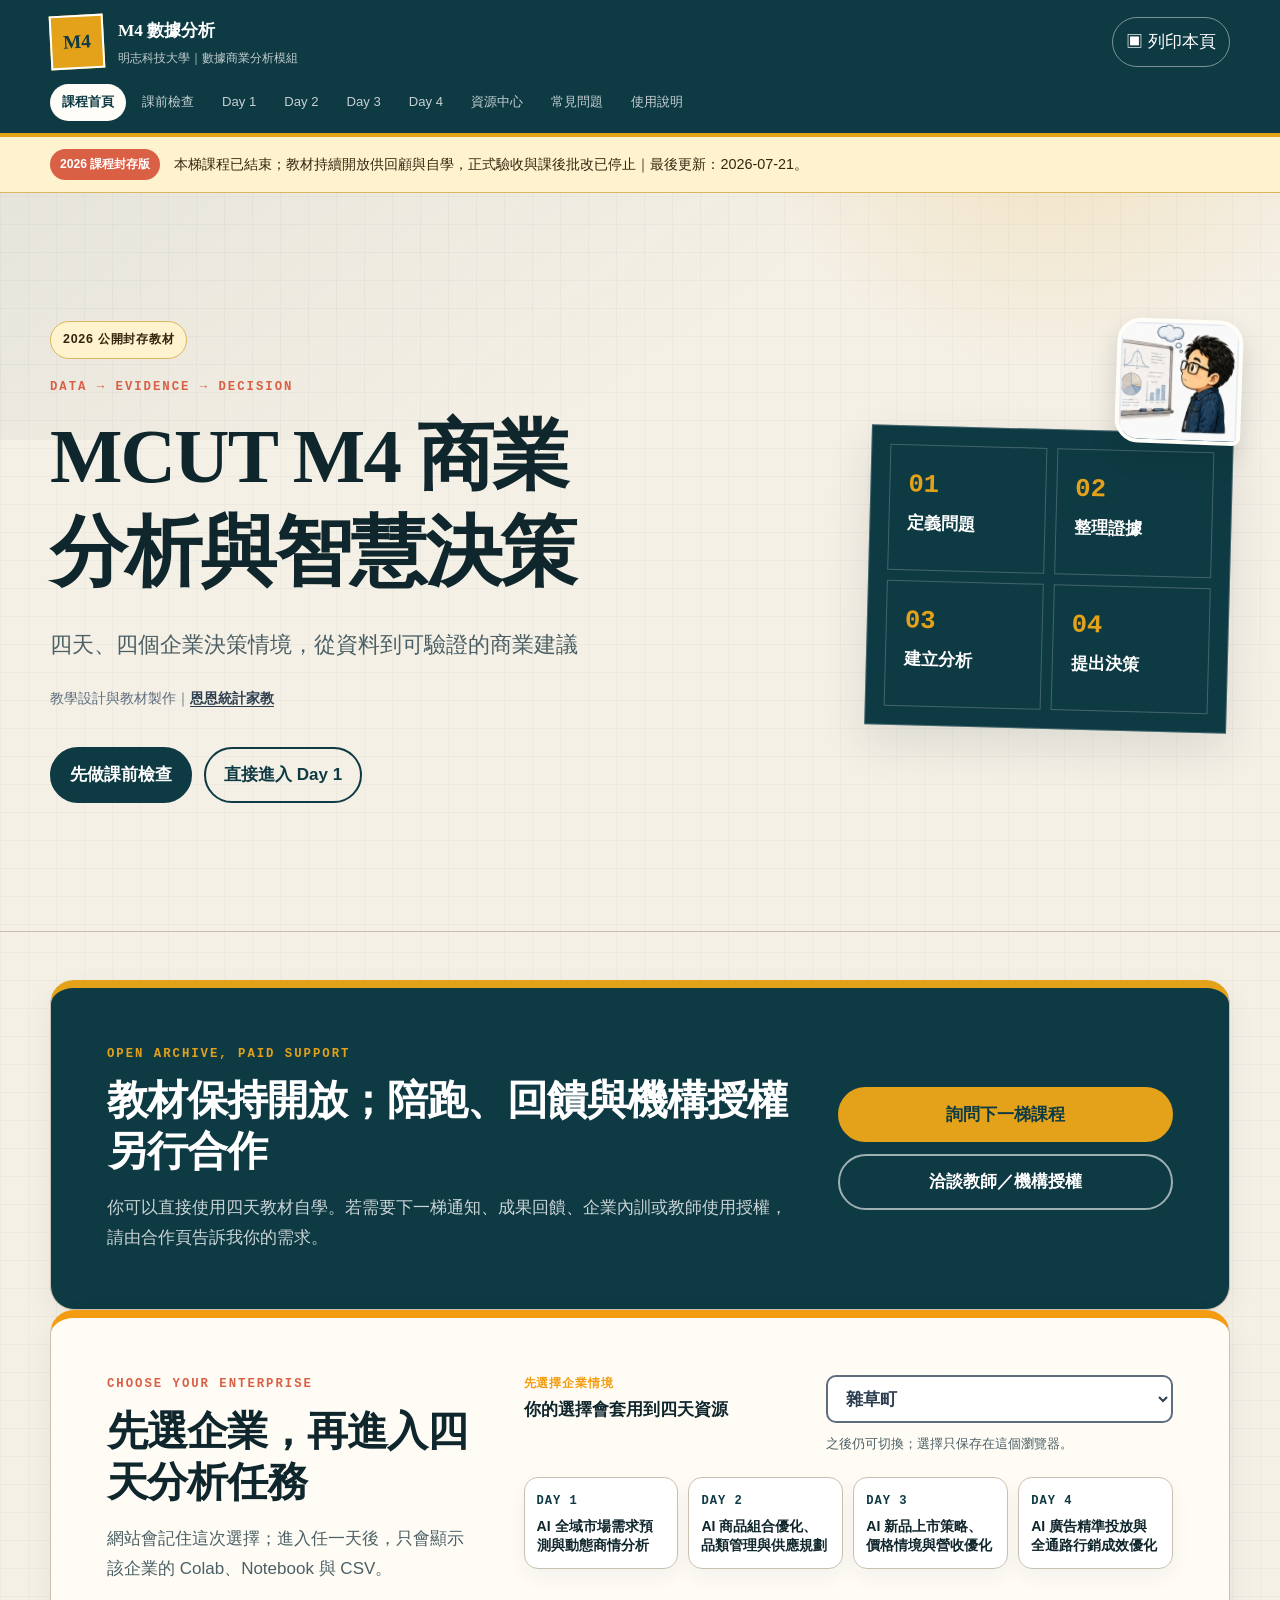
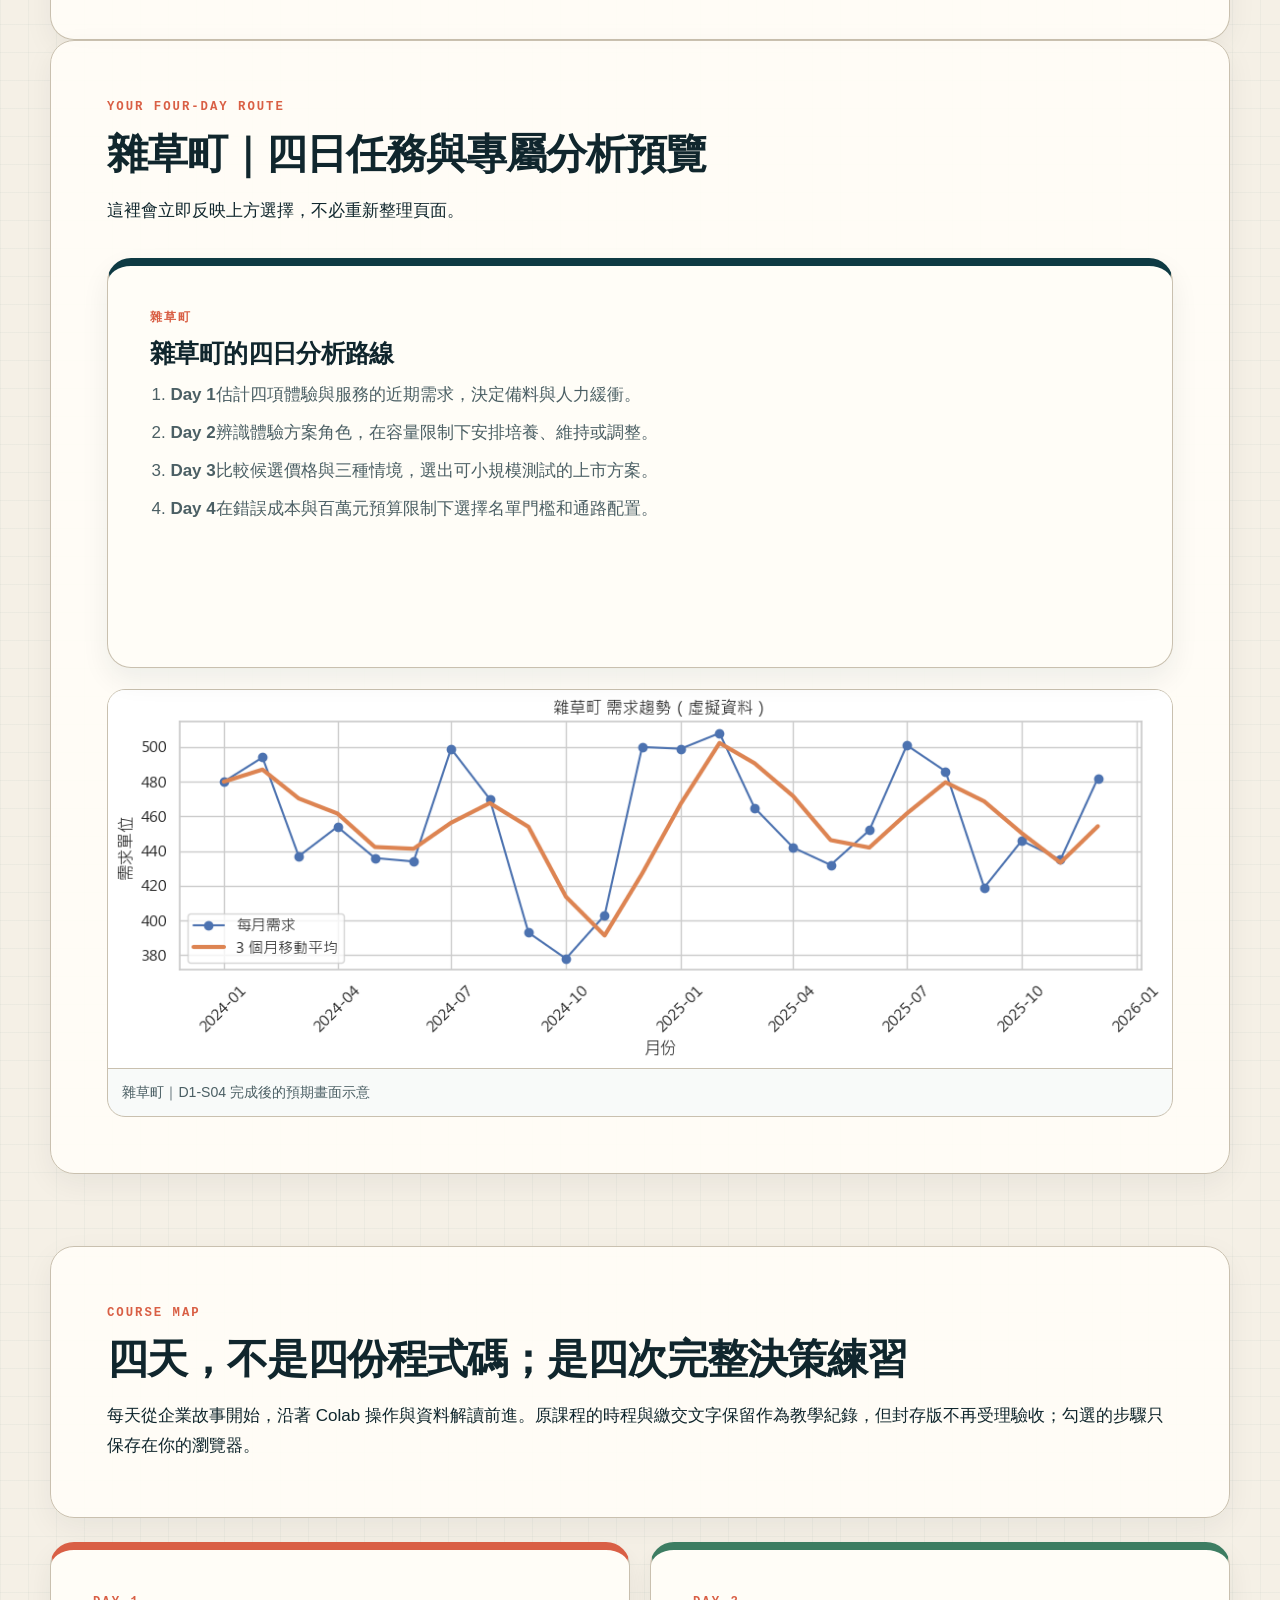
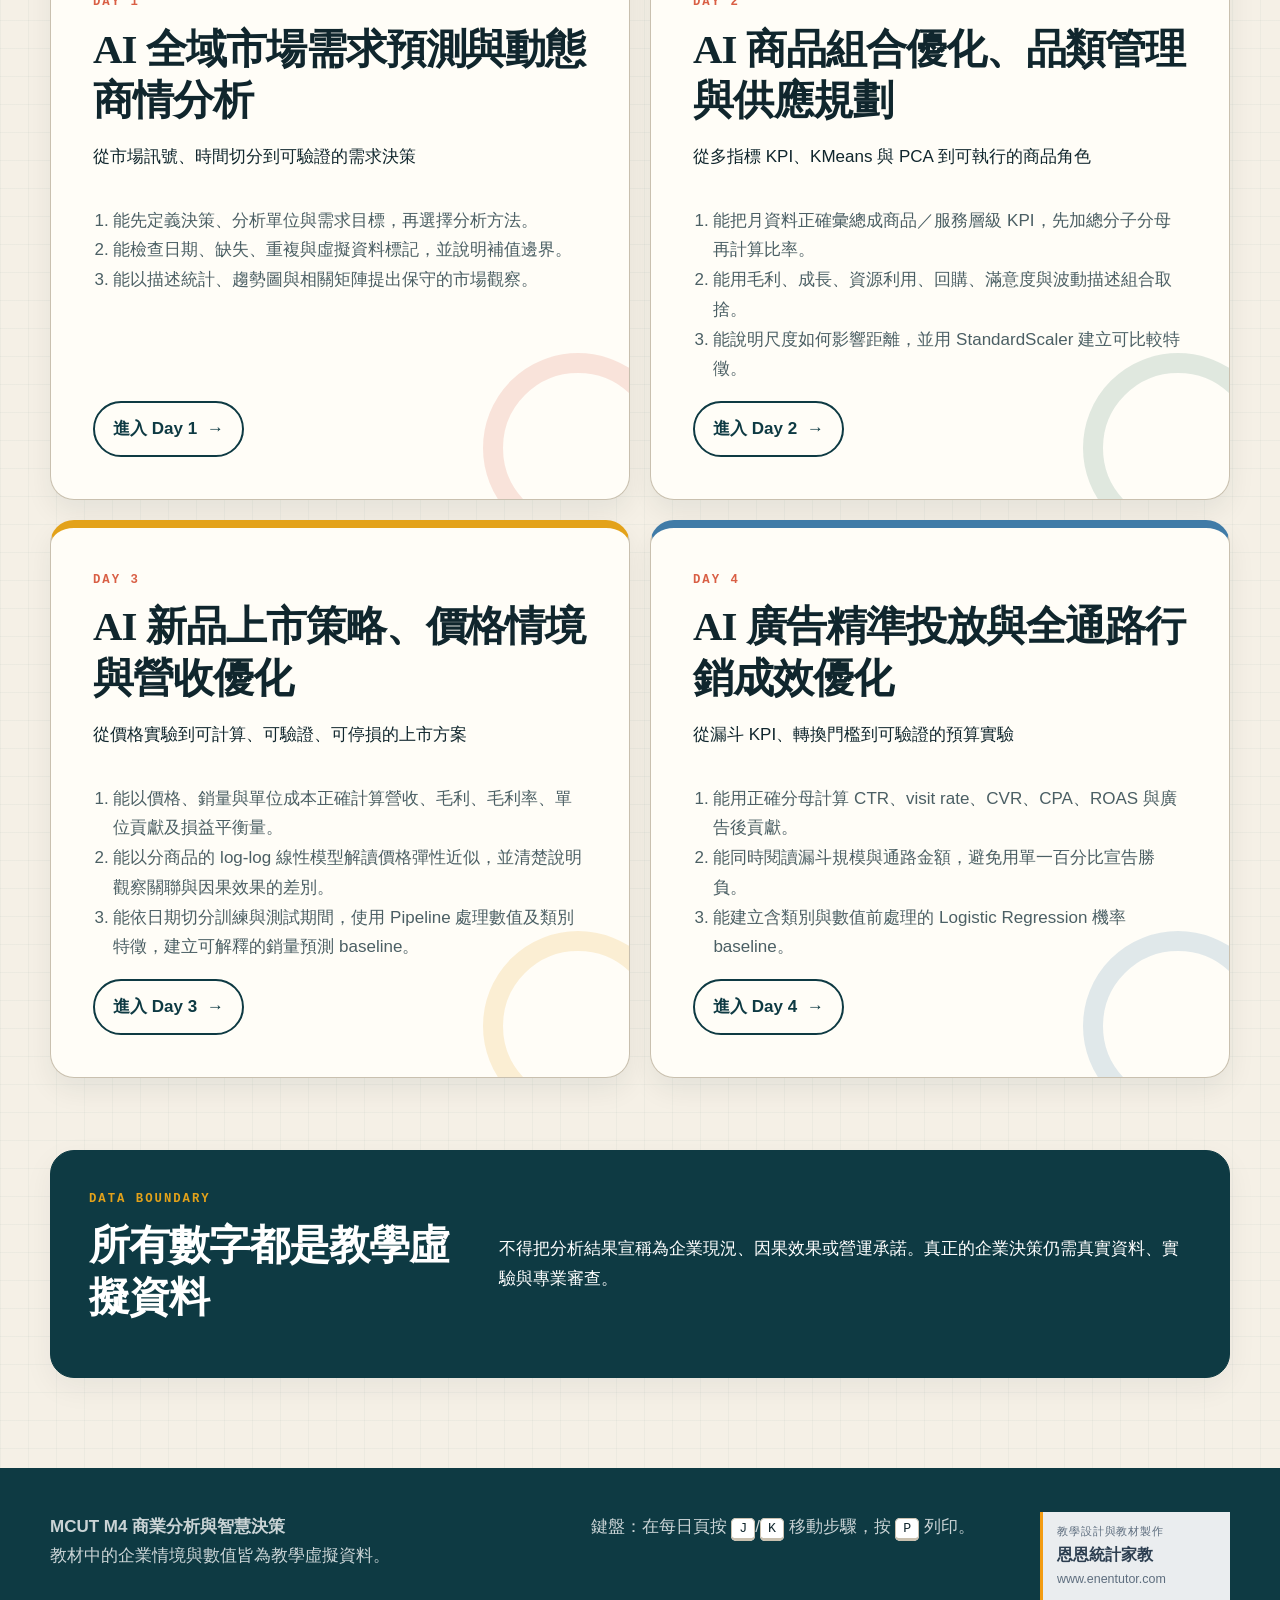
<file: docs/index.html>
<!doctype html>
<html lang="zh-Hant" data-base-path="/mcut-m4-business-analytics-2026-student/">
<head>
  <meta charset="utf-8">
  <meta name="viewport" content="width=device-width, initial-scale=1">
  <meta name="color-scheme" content="light">
  <meta name="theme-color" content="#0e3a43">
  <meta name="course-progress-schema" content="v1">
  <title>MCUT M4 商業分析與智慧決策｜M4 數據分析</title>
  <meta name="description" content="四天、四個企業決策情境，從資料到可驗證的商業建議">
  <link rel="canonical" href="https://johnnychao.github.io/mcut-m4-business-analytics-2026-student/index.html">
  <link rel="icon" href="data:image/svg+xml,%3Csvg xmlns='http://www.w3.org/2000/svg' viewBox='0 0 64 64'%3E%3Crect width='64' height='64' rx='10' fill='%230e3a43'/%3E%3Ctext x='32' y='41' text-anchor='middle' font-family='Georgia' font-size='28' font-weight='700' fill='%23e3a21a'%3EM4%3C/text%3E%3C/svg%3E">
  <link rel="stylesheet" href="assets/site.css">
  <script src="assets/app.js" defer></script>
</head>
<body data-page="home">
  <a class="skip-link" href="#main-content">跳到主要內容</a>
  <header class="site-header">
    <div class="brand-row shell">
      <a class="brand" href="index.html" aria-label="回到課程首頁">
        <span class="brand-mark" aria-hidden="true">M4</span>
        <span><strong>M4 數據分析</strong><small>明志科技大學｜數據商業分析模組</small></span>
      </a>
      <button class="print-button" type="button" data-print><span aria-hidden="true">▣</span> 列印本頁</button>
    </div>
    <nav class="course-nav shell" aria-label="課程主要導覽"><a class="nav-link is-active" href="index.html" aria-current="page">課程首頁</a><a class="nav-link" href="preflight/index.html">課前檢查</a><a class="nav-link" href="day-1/index.html">Day 1</a><a class="nav-link" href="day-2/index.html">Day 2</a><a class="nav-link" href="day-3/index.html">Day 3</a><a class="nav-link" href="day-4/index.html">Day 4</a><a class="nav-link" href="resources/index.html">資源中心</a><a class="nav-link" href="faq/index.html">常見問題</a><a class="nav-link" href="usage/index.html">使用說明</a></nav>
  </header>
  <aside class="archive-notice" aria-label="課程封存狀態"><div class="shell"><strong>2026 課程封存版</strong><p>本梯課程已結束；教材持續開放供回顧與自學，正式驗收與課後批改已停止｜最後更新：2026-07-21。</p></div></aside>
  <main id="main-content" tabindex="-1">
<section class="home-hero">
  <div class="shell hero-grid">
    <div><p class="archive-badge">2026 公開封存教材</p><p class="day-kicker">DATA → EVIDENCE → DECISION</p><h1>MCUT M4 商業分析與智慧決策</h1><p class="hero-subtitle">四天、四個企業決策情境，從資料到可驗證的商業建議</p>
      <p class="hero-credit">教學設計與教材製作｜<a href="https://www.enentutor.com/" target="_blank" rel="noopener noreferrer" aria-label="前往恩恩統計家教網站（另開新分頁）">恩恩統計家教</a></p>
      <div class="hero-actions"><a class="primary-button" href="preflight/index.html">先做課前檢查</a><a class="secondary-button" href="day-1/index.html">直接進入 Day 1</a><a class="secondary-button continue-button" href="day-1/index.html" data-continue-link hidden>繼續上次進度 <span aria-hidden="true">→</span></a></div>
    </div>
    <div class="hero-visual">
      <img class="home-tutor-illustration" src="assets/brand/enen-chart-guide.png" width="133" height="133" loading="eager" decoding="async" fetchpriority="high" alt="恩恩老師站在圖表白板前引導分析">
      <div class="analysis-board" aria-label="四天學習循環示意">
        <div><span>01</span>定義問題</div><div><span>02</span>整理證據</div><div><span>03</span>建立分析</div><div><span>04</span>提出決策</div>
      </div>
    </div>
  </div>
</section>
<section class="shell section-block archive-service-panel" aria-labelledby="archive-service-title">
  <div><p class="eyebrow">Open archive, paid support</p><h2 id="archive-service-title">教材保持開放；陪跑、回饋與機構授權另行合作</h2><p>你可以直接使用四天教材自學。若需要下一梯通知、成果回饋、企業內訓或教師使用授權，請由合作頁告訴我你的需求。</p></div>
  <div class="archive-service-actions"><a class="primary-button" href="https://www.enentutor.com/聯絡合作" target="_blank" rel="noopener noreferrer">詢問下一梯課程</a><a class="secondary-button" href="https://www.enentutor.com/聯絡合作" target="_blank" rel="noopener noreferrer">洽談教師／機構授權</a></div>
</section>
<section class="shell section-block home-enterprise-picker" aria-labelledby="home-enterprise-title">
  <div class="home-enterprise-copy"><p class="eyebrow">Choose your enterprise</p><h2 id="home-enterprise-title">先選企業，再進入四天分析任務</h2><p>網站會記住這次選擇；進入任一天後，只會顯示該企業的 Colab、Notebook 與 CSV。</p></div>
  <div class="home-enterprise-controls">

<div class="enterprise-selector" data-enterprise-selector>
  <label for="enterprise-home"><span>先選擇企業情境</span><strong>你的選擇會套用到四天資源</strong></label>
  <select id="enterprise-home" data-enterprise-select aria-describedby="enterprise-home-help"><option value="zacao-town">雜草町</option><option value="e-da-development">義大開發</option><option value="shengxiangzhen-genmei">盛香珍 × 亙美質珍</option><option value="formosa-optical">寶島眼鏡</option></select>
  <p id="enterprise-home-help">之後仍可切換；選擇只保存在這個瀏覽器。</p>
</div>

    <nav class="home-day-shortcuts" aria-label="依企業進入四日課程"><a href="day-1/index.html"><span>Day 1</span><strong>AI 全域市場需求預測與動態商情分析</strong></a><a href="day-2/index.html"><span>Day 2</span><strong>AI 商品組合優化、品類管理與供應規劃</strong></a><a href="day-3/index.html"><span>Day 3</span><strong>AI 新品上市策略、價格情境與營收優化</strong></a><a href="day-4/index.html"><span>Day 4</span><strong>AI 廣告精準投放與全通路行銷成效優化</strong></a></nav>
  </div>
</section>

<section class="shell section-block home-enterprise-preview" aria-labelledby="home-enterprise-preview-title">
  <div class="section-heading"><p class="eyebrow">Your four-day route</p><h2 id="home-enterprise-preview-title"><span data-enterprise-current>雜草町</span>｜四日任務與專屬分析預覽</h2><p>這裡會立即反映上方選擇，不必重新整理頁面。</p></div>
  <div data-enterprise-contexts><article class="course-card" data-enterprise-content="zacao-town"><p class="day-kicker">雜草町</p><h3>雜草町的四日分析路線</h3><ol class="content-list"><li><strong>Day 1</strong><span>估計四項體驗與服務的近期需求，決定備料與人力緩衝。</span></li><li><strong>Day 2</strong><span>辨識體驗方案角色，在容量限制下安排培養、維持或調整。</span></li><li><strong>Day 3</strong><span>比較候選價格與三種情境，選出可小規模測試的上市方案。</span></li><li><strong>Day 4</strong><span>在錯誤成本與百萬元預算限制下選擇名單門檻和通路配置。</span></li></ol></article><article class="course-card" data-enterprise-content="e-da-development" hidden><p class="day-kicker">義大開發</p><h3>義大開發的四日分析路線</h3><ol class="content-list"><li><strong>Day 1</strong><span>預估旅遊與樂園方案需求，安排房務、票務與服務容量。</span></li><li><strong>Day 2</strong><span>替旅遊、票券與服務方案建立角色，平衡獲利、成長與容量。</span></li><li><strong>Day 3</strong><span>比較旅遊方案價格情境，提出營收、毛利與損平兼顧的測試價。</span></li><li><strong>Day 4</strong><span>選擇旅遊名單門檻與通路預算，同時保留增量實驗。</span></li></ol></article><article class="course-card" data-enterprise-content="shengxiangzhen-genmei" hidden><p class="day-kicker">盛香珍 × 亙美質珍</p><h3>盛香珍 × 亙美質珍的四日分析路線</h3><ol class="content-list"><li><strong>Day 1</strong><span>預估食品與聯名禮盒需求，安排生產、包材與通路備貨。</span></li><li><strong>Day 2</strong><span>辨識商品角色並配置產能、通路與培養資源。</span></li><li><strong>Day 3</strong><span>比較食品候選價格與需求情境，提出可測試的價格和損益理由。</span></li><li><strong>Day 4</strong><span>在名單成本與百萬元預算限制下安排食品通路投放與實驗。</span></li></ol></article><article class="course-card" data-enterprise-content="formosa-optical" hidden><p class="day-kicker">寶島眼鏡</p><h3>寶島眼鏡的四日分析路線</h3><ol class="content-list"><li><strong>Day 1</strong><span>預估門市與會員方案需求，安排服務人力與活動容量。</span></li><li><strong>Day 2</strong><span>為鏡框與服務方案建立角色，在門市容量限制下配置資源。</span></li><li><strong>Day 3</strong><span>比較門市方案價格與情境，提出可驗證的價格和停損規則。</span></li><li><strong>Day 4</strong><span>選擇會員名單門檻與全通路預算，說明 precision／recall 取捨。</span></li></ol></article></div>
  <figure class="output-figure enterprise-home-preview-figure" data-enterprise-figure data-figure-day="1" data-figure-step="D1-S04"><img loading="eager" decoding="async" fetchpriority="high" src="assets/figures/zacao-town/day-1/D1-S04.png" data-enterprise-src-template="assets/figures/{enterprise}/day-1/D1-S04.png" data-figure-day="1" data-figure-step="D1-S04" alt="雜草町 Day 1 D1-S04 完成後的 Colab 輸出或操作檢核示意"><figcaption><span data-enterprise-current>雜草町</span>｜D1-S04 完成後的預期畫面示意</figcaption></figure>
</section>

<section class="shell section-block home-intro"><p class="eyebrow">Course map</p><h2>四天，不是四份程式碼；是四次完整決策練習</h2><p>每天從企業故事開始，沿著 Colab 操作與資料解讀前進。原課程的時程與繳交文字保留作為教學紀錄，但封存版不再受理驗收；勾選的步驟只保存在你的瀏覽器。</p></section>
<section class="shell course-grid" aria-label="四日課程地圖">
<article class="course-card day-color-1">
  <p class="day-kicker">DAY 1</p>
  <h2>AI 全域市場需求預測與動態商情分析</h2>
  <p>從市場訊號、時間切分到可驗證的需求決策</p>
  <ol><li><p>能先定義決策、分析單位與需求目標，再選擇分析方法。</p></li><li><p>能檢查日期、缺失、重複與虛擬資料標記，並說明補值邊界。</p></li><li><p>能以描述統計、趨勢圖與相關矩陣提出保守的市場觀察。</p></li></ol>
  <a class="card-link" href="day-1/index.html">進入 Day 1<span aria-hidden="true">→</span></a>
</article>

<article class="course-card day-color-2">
  <p class="day-kicker">DAY 2</p>
  <h2>AI 商品組合優化、品類管理與供應規劃</h2>
  <p>從多指標 KPI、KMeans 與 PCA 到可執行的商品角色</p>
  <ol><li><p>能把月資料正確彙總成商品／服務層級 KPI，先加總分子分母再計算比率。</p></li><li><p>能用毛利、成長、資源利用、回購、滿意度與波動描述組合取捨。</p></li><li><p>能說明尺度如何影響距離，並用 StandardScaler 建立可比較特徵。</p></li></ol>
  <a class="card-link" href="day-2/index.html">進入 Day 2<span aria-hidden="true">→</span></a>
</article>

<article class="course-card day-color-3">
  <p class="day-kicker">DAY 3</p>
  <h2>AI 新品上市策略、價格情境與營收優化</h2>
  <p>從價格實驗到可計算、可驗證、可停損的上市方案</p>
  <ol><li><p>能以價格、銷量與單位成本正確計算營收、毛利、毛利率、單位貢獻及損益平衡量。</p></li><li><p>能以分商品的 log-log 線性模型解讀價格彈性近似，並清楚說明觀察關聯與因果效果的差別。</p></li><li><p>能依日期切分訓練與測試期間，使用 Pipeline 處理數值及類別特徵，建立可解釋的銷量預測 baseline。</p></li></ol>
  <a class="card-link" href="day-3/index.html">進入 Day 3<span aria-hidden="true">→</span></a>
</article>

<article class="course-card day-color-4">
  <p class="day-kicker">DAY 4</p>
  <h2>AI 廣告精準投放與全通路行銷成效優化</h2>
  <p>從漏斗 KPI、轉換門檻到可驗證的預算實驗</p>
  <ol><li><p>能用正確分母計算 CTR、visit rate、CVR、CPA、ROAS 與廣告後貢獻。</p></li><li><p>能同時閱讀漏斗規模與通路金額，避免用單一百分比宣告勝負。</p></li><li><p>能建立含類別與數值前處理的 Logistic Regression 機率 baseline。</p></li></ol>
  <a class="card-link" href="day-4/index.html">進入 Day 4<span aria-hidden="true">→</span></a>
</article>
</section>
<section class="shell boundary-banner"><div><p class="eyebrow">Data boundary</p><h2>所有數字都是教學虛擬資料</h2></div><p>不得把分析結果宣稱為企業現況、因果效果或營運承諾。真正的企業決策仍需真實資料、實驗與專業審查。</p></section>
</main>
  <footer class="site-footer">
    <div class="shell footer-grid">
      <div><strong>MCUT M4 商業分析與智慧決策</strong><p>教材中的企業情境與數值皆為教學虛擬資料。</p></div>
      <div><p>鍵盤：在每日頁按 <kbd>J</kbd>/<kbd>K</kbd> 移動步驟，按 <kbd>P</kbd> 列印。</p></div>
      <a class="brand-credit" href="https://www.enentutor.com/" target="_blank" rel="noopener noreferrer" aria-label="前往恩恩統計家教網站（另開新分頁）">
        <span>教學設計與教材製作</span><strong>恩恩統計家教</strong><small>www.enentutor.com</small>
      </a>
    </div>
  </footer>
  <p class="print-brand-credit">教學設計與教材製作｜恩恩統計家教｜www.enentutor.com</p>
  <div class="toast" role="status" aria-live="polite" aria-atomic="true" data-toast></div>
</body>
</html>
</file>
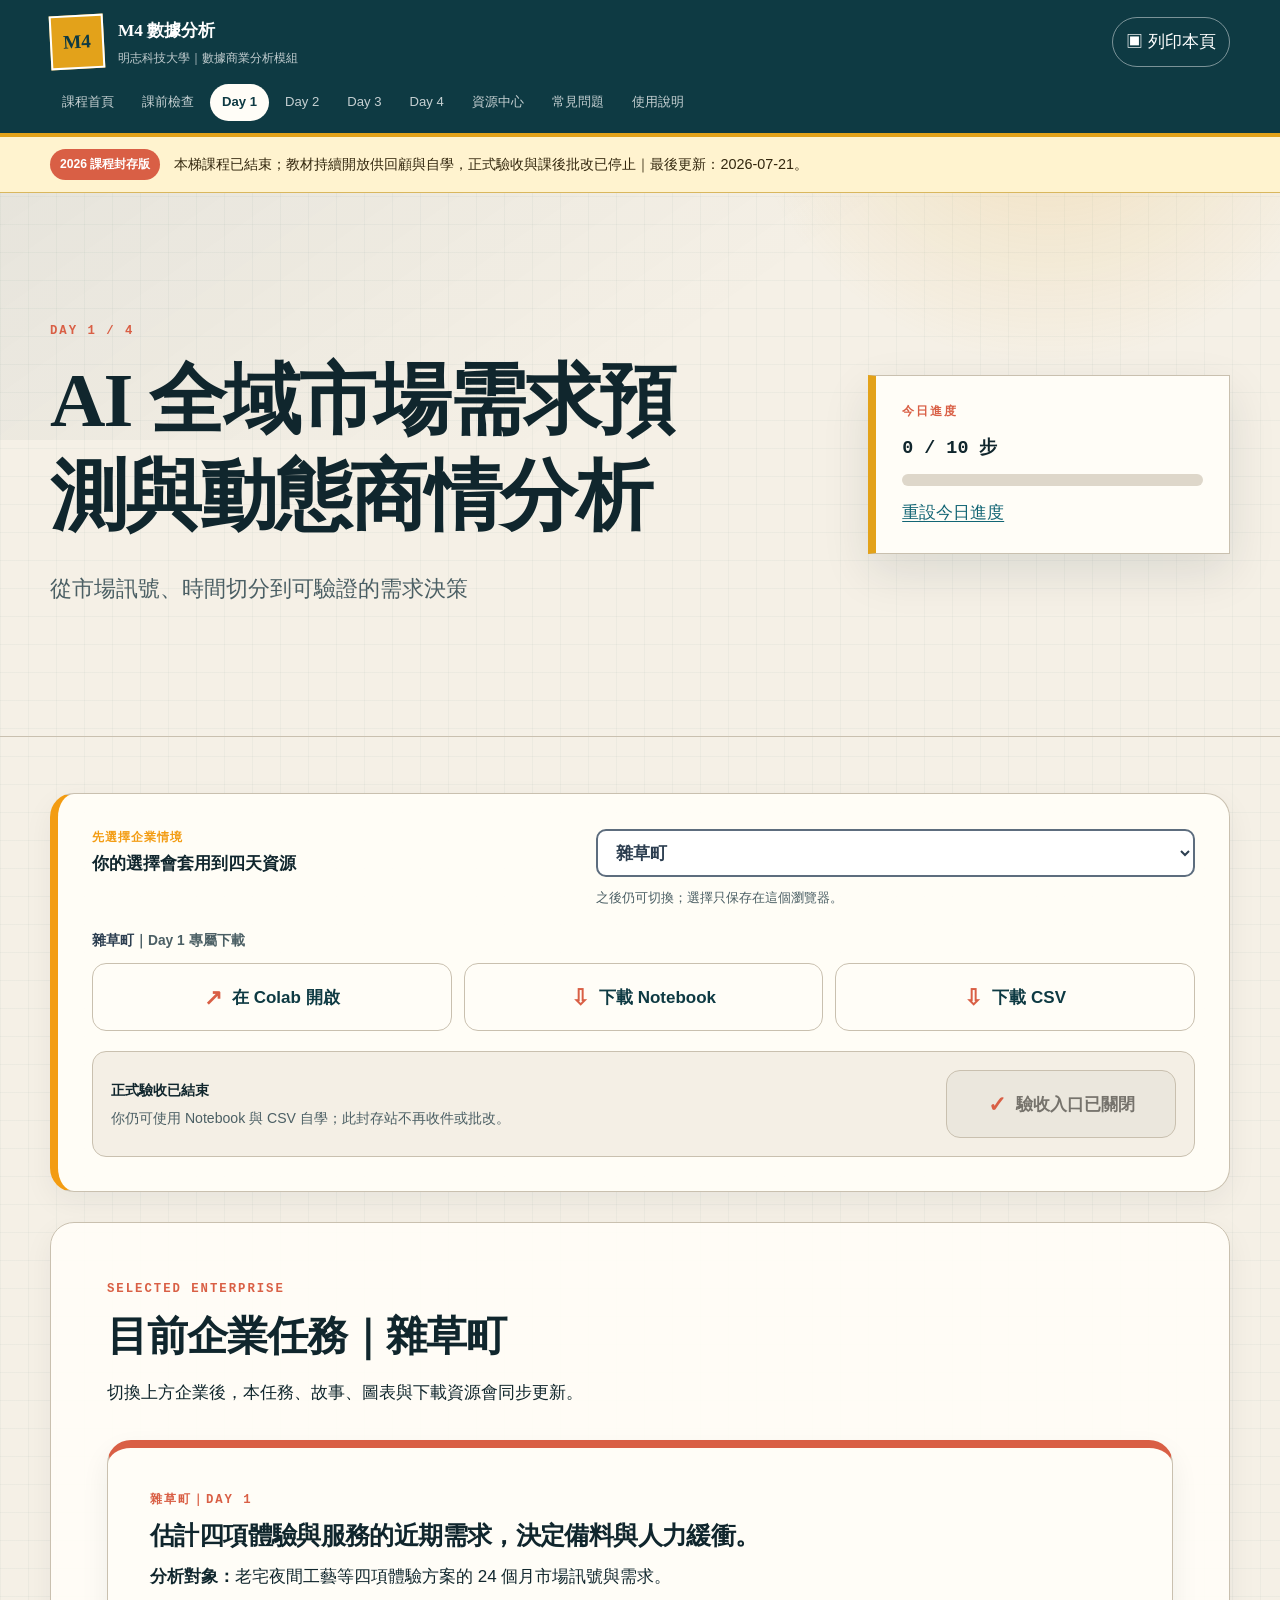
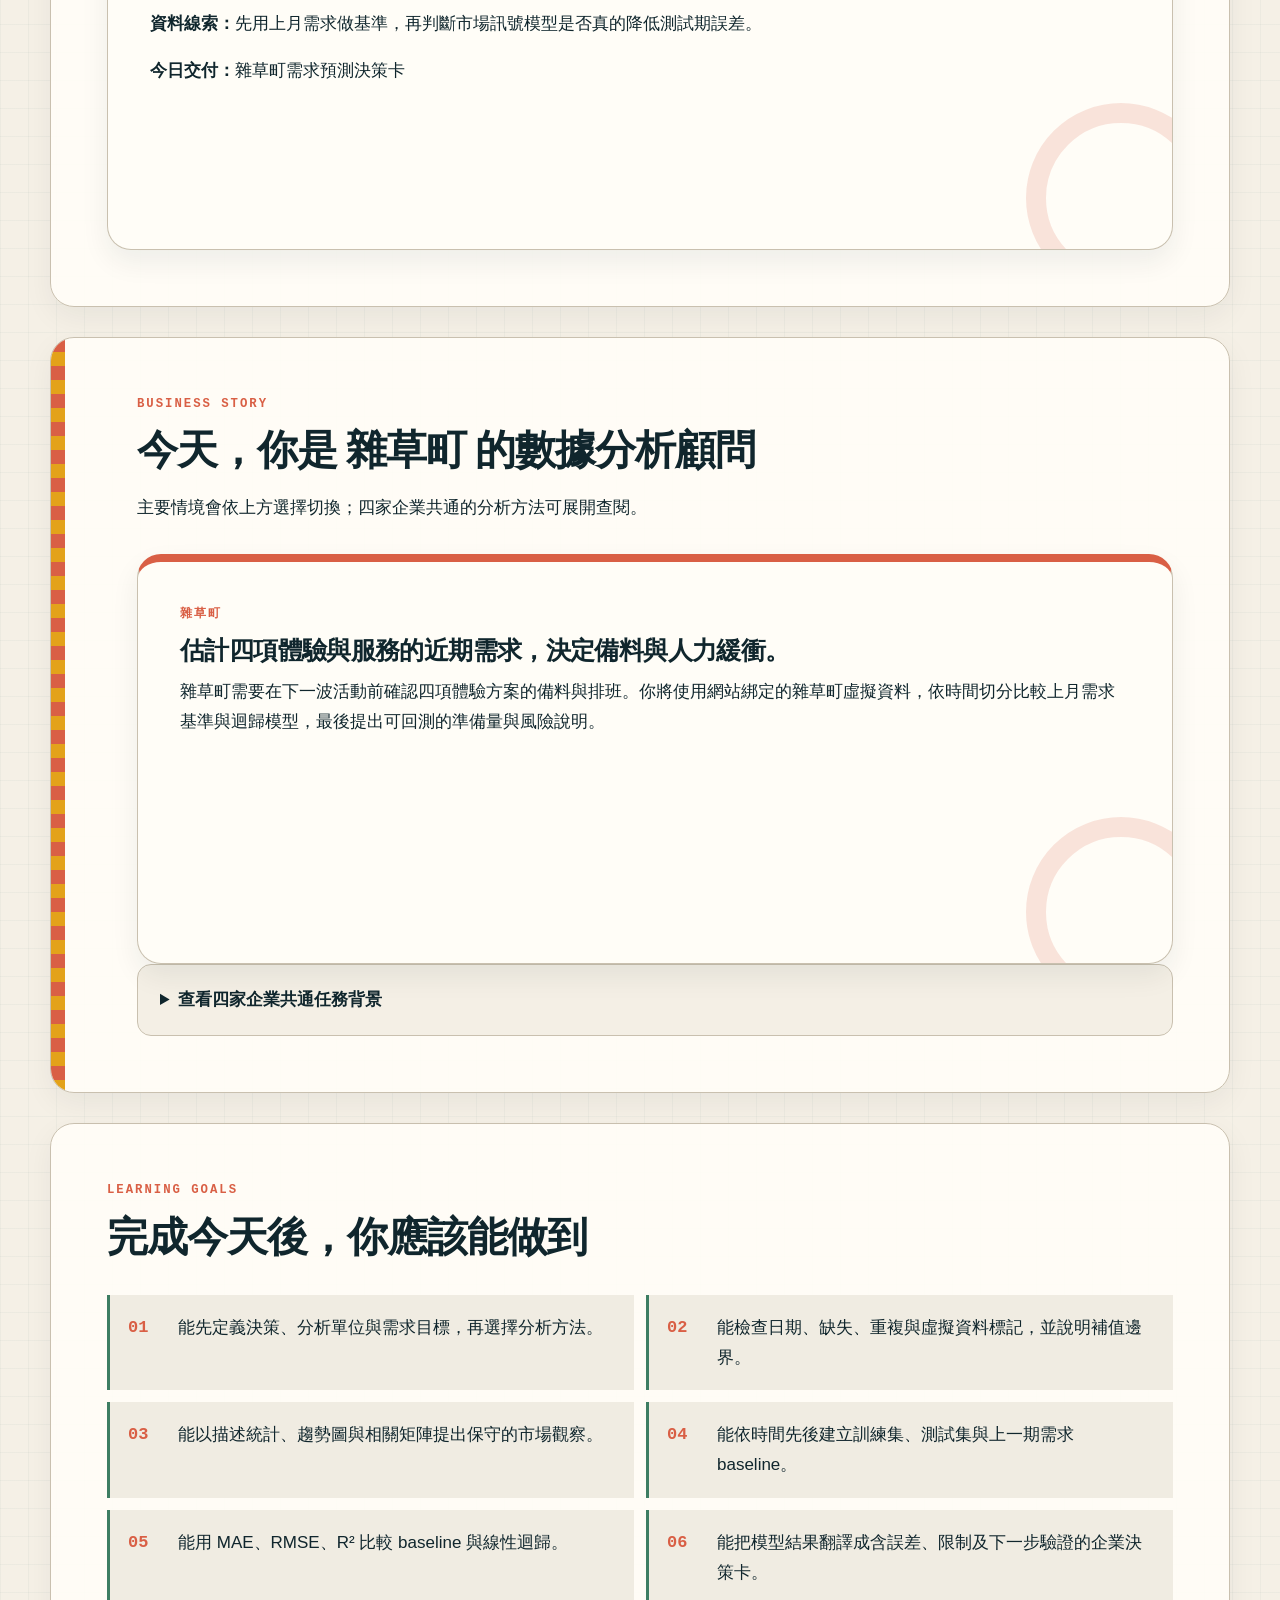
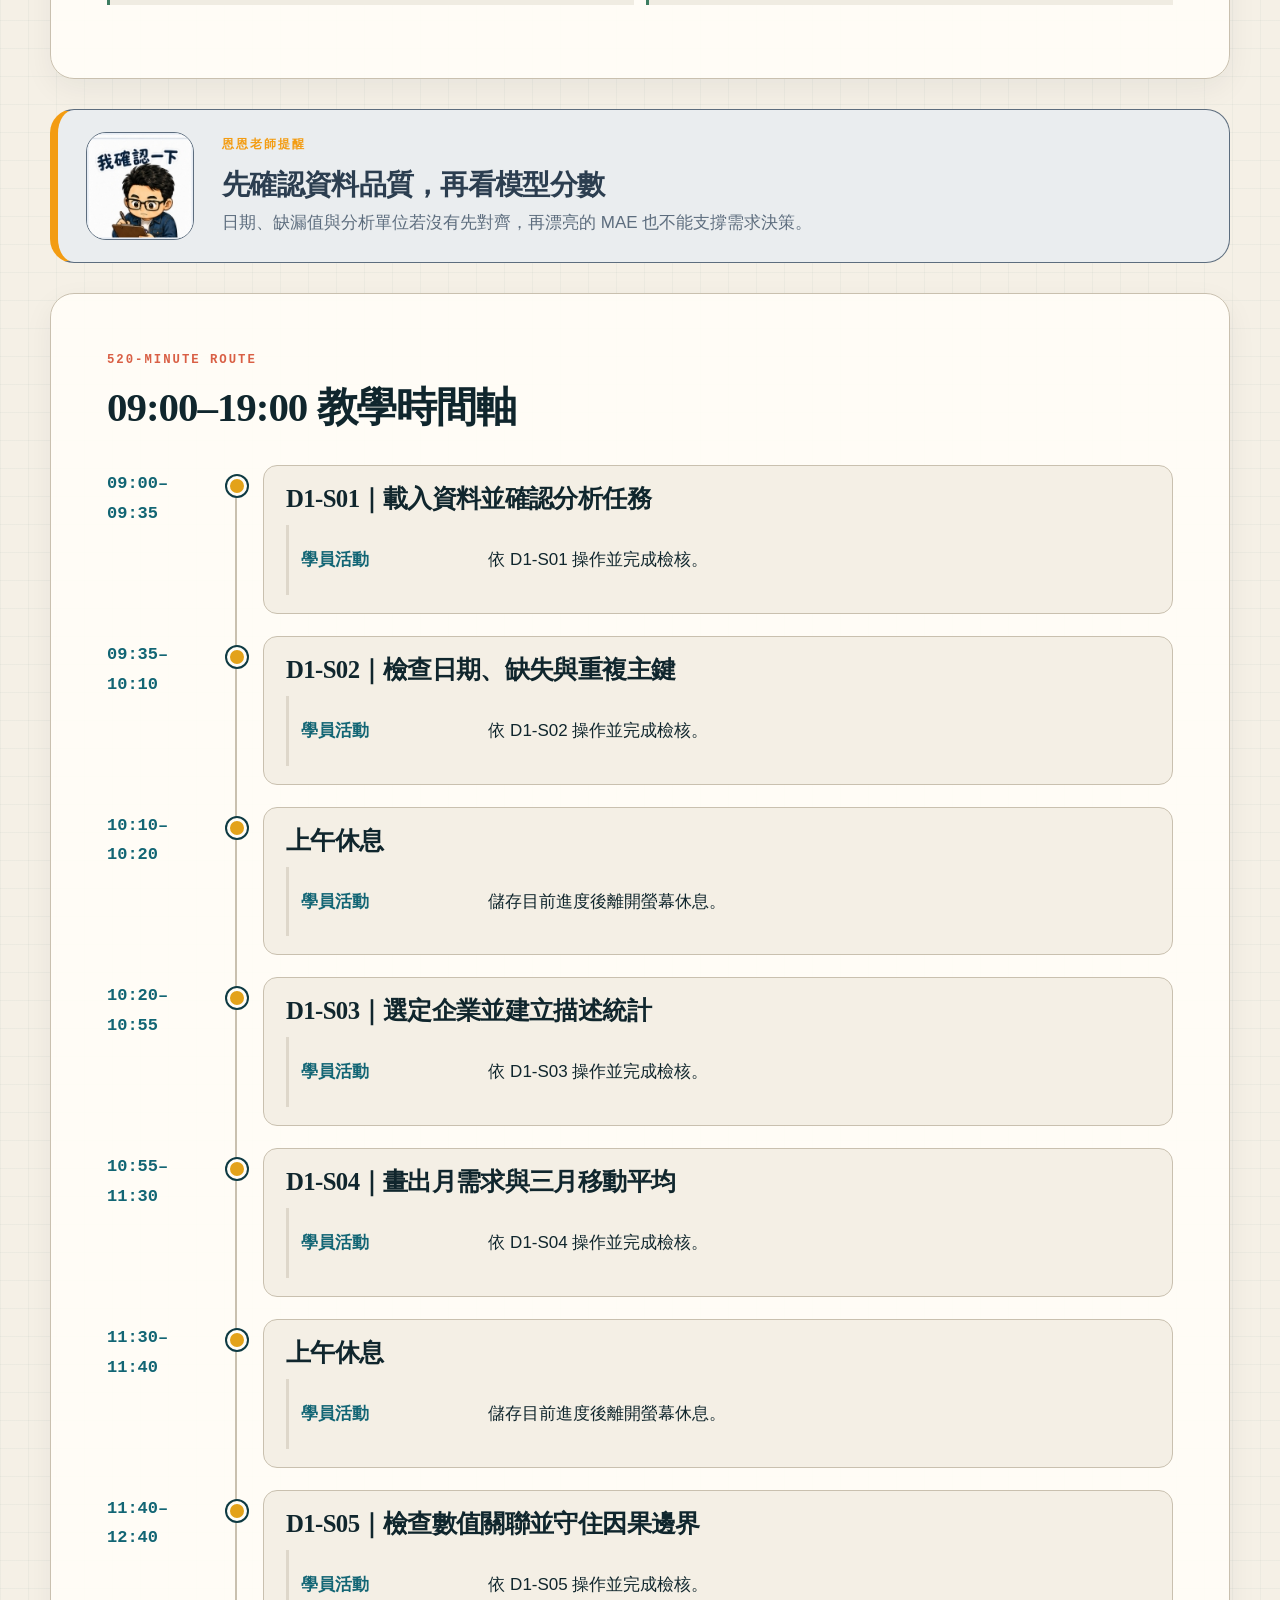
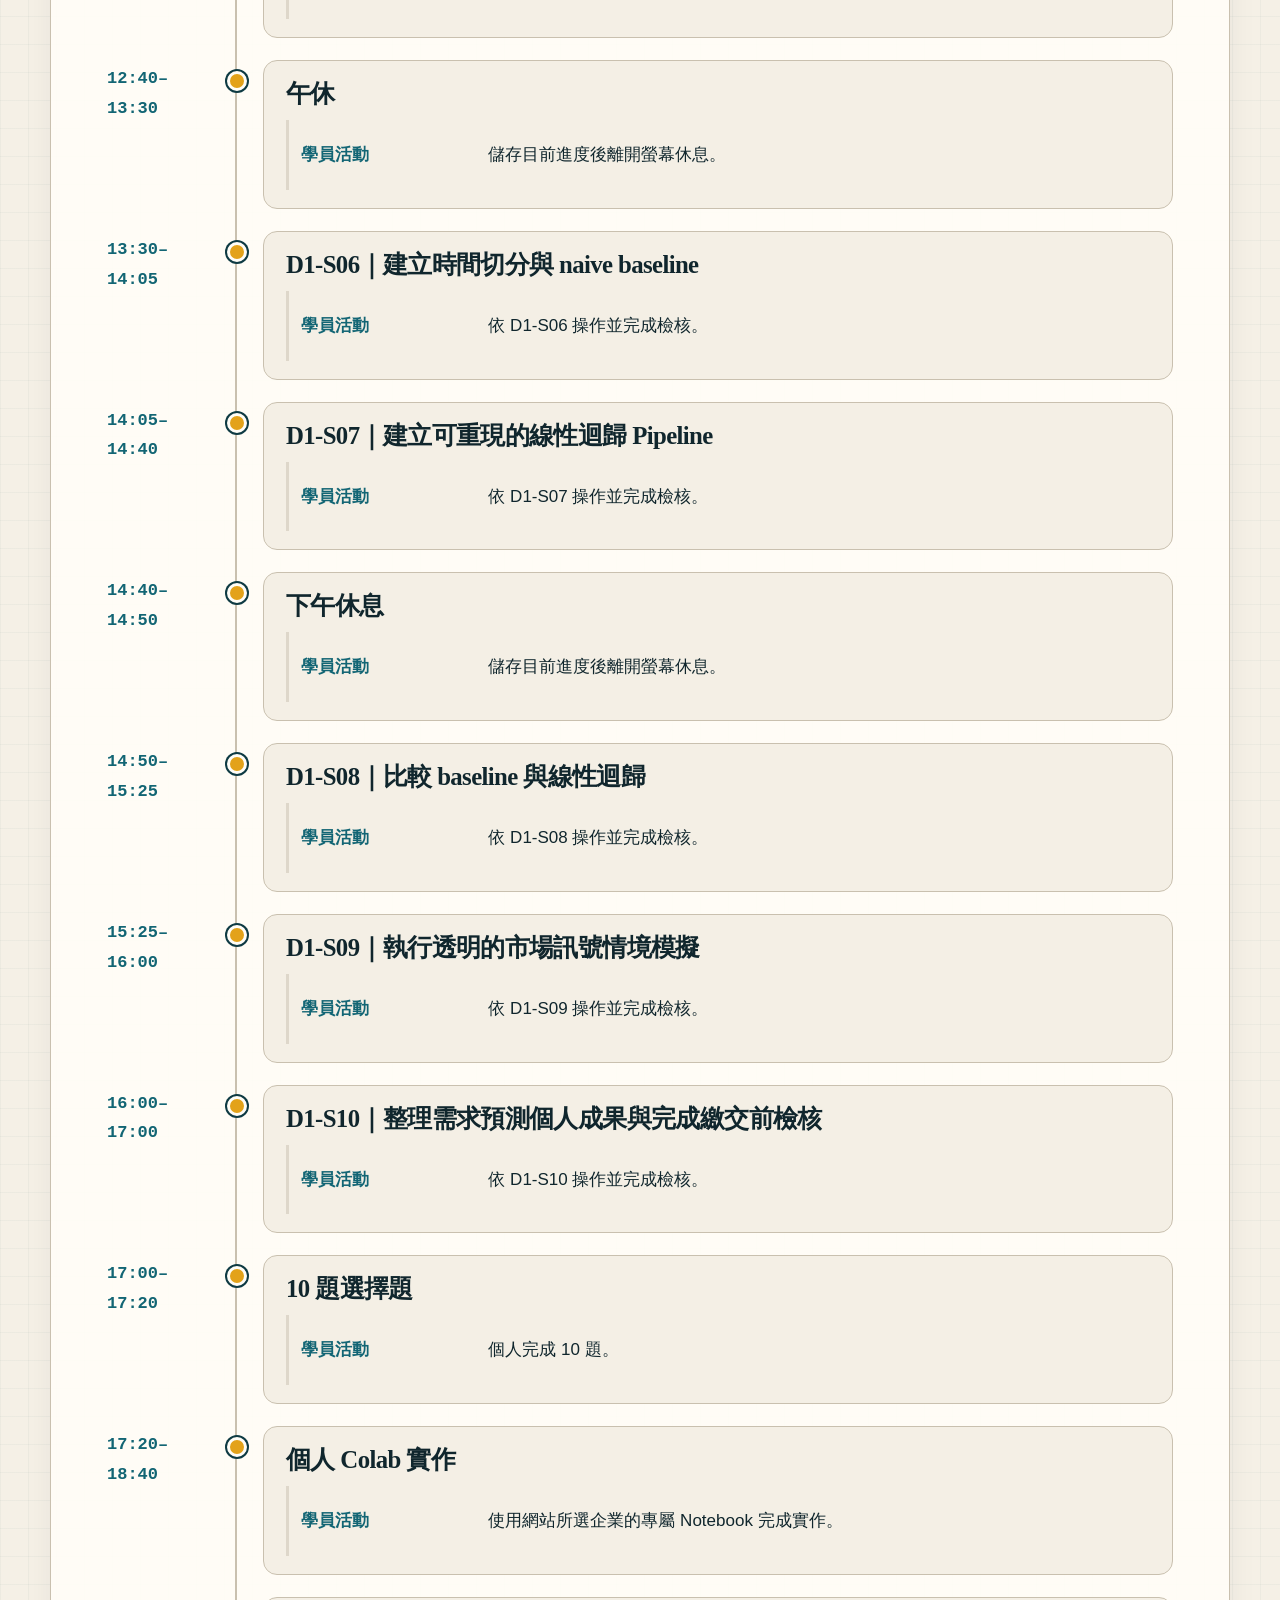
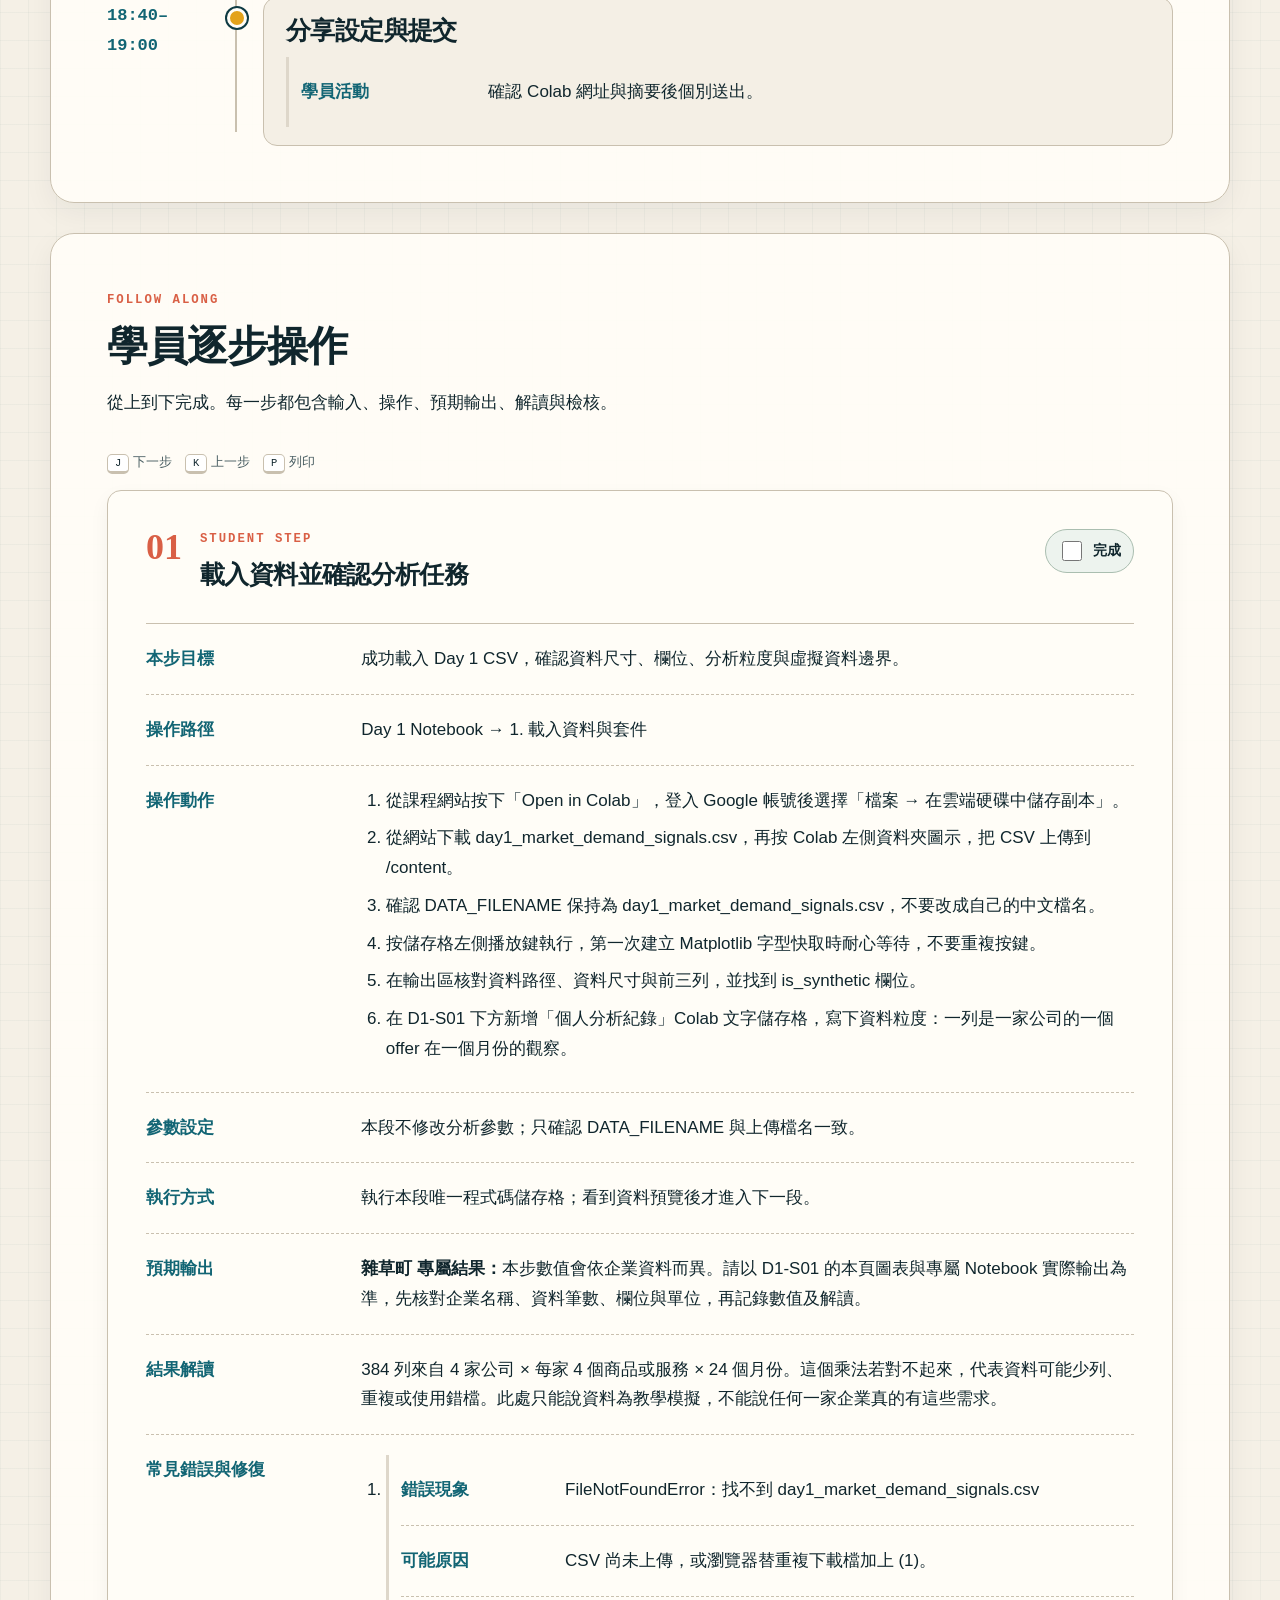
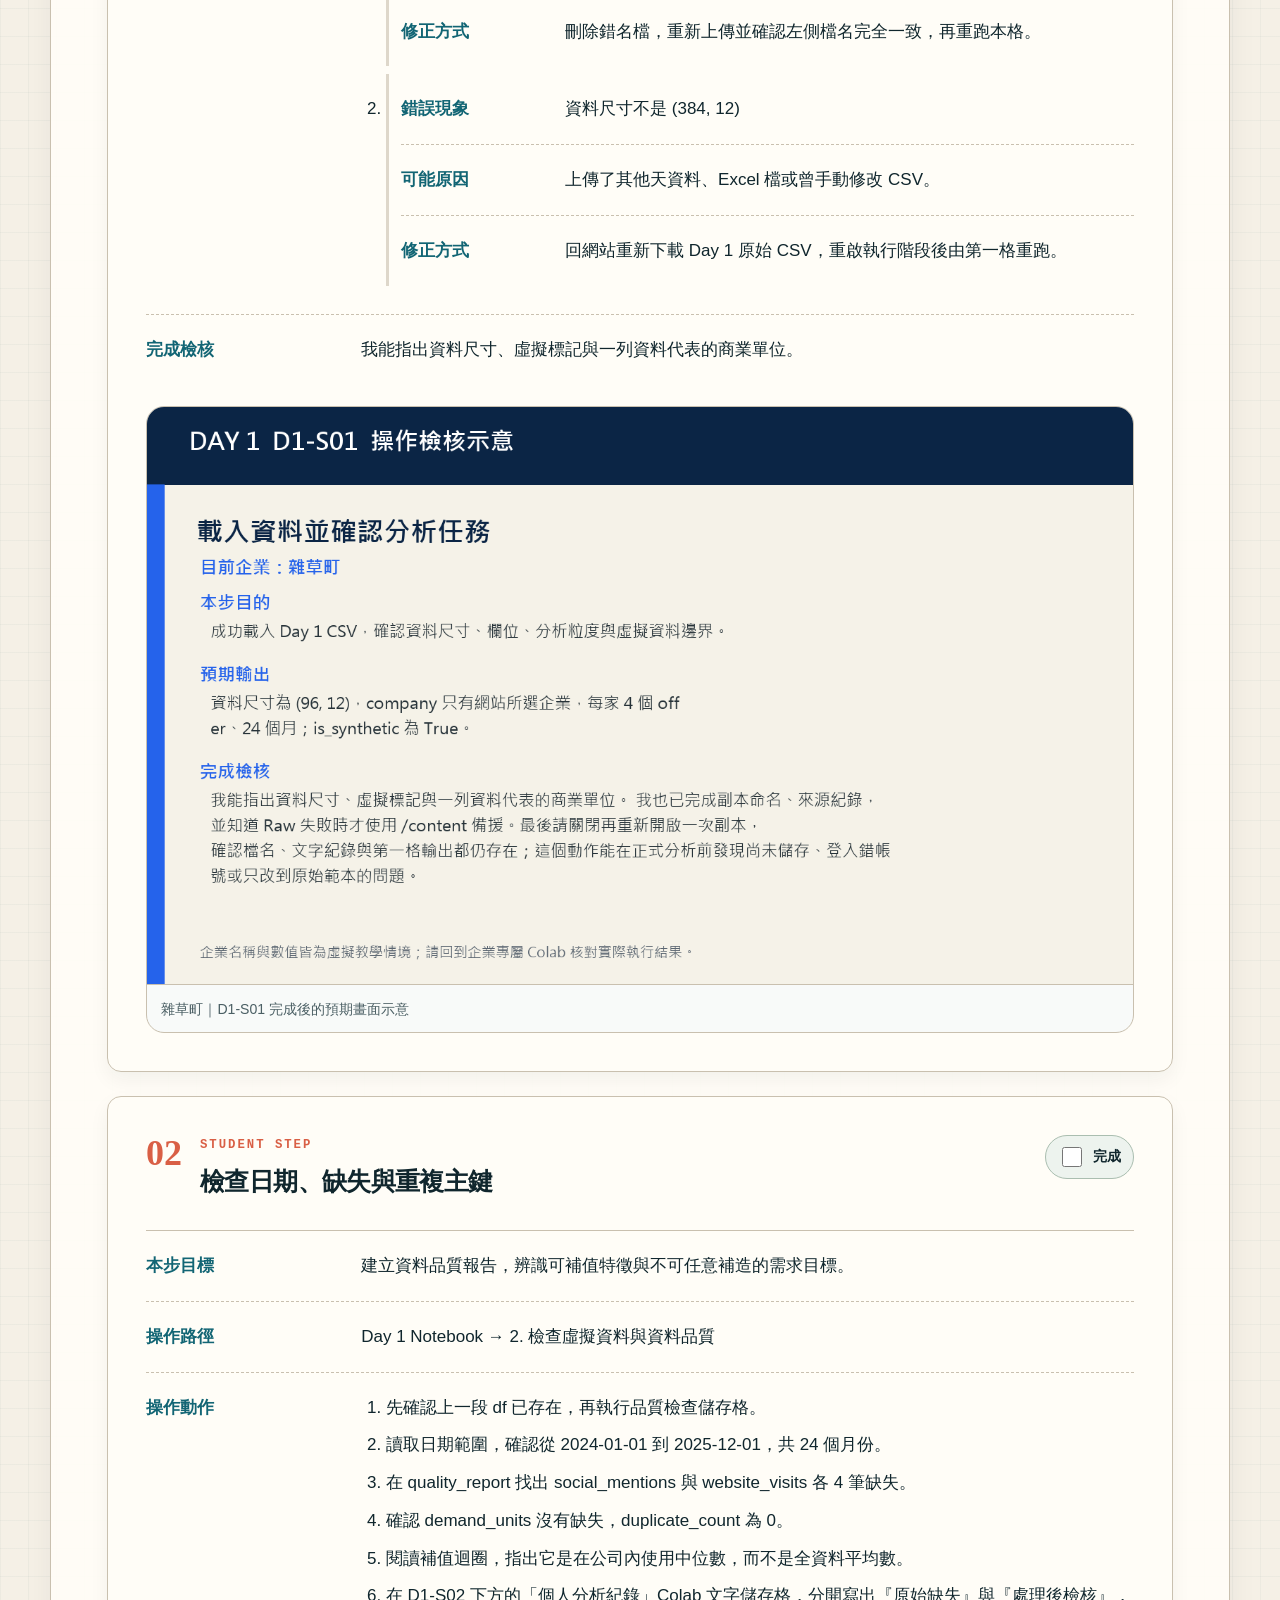
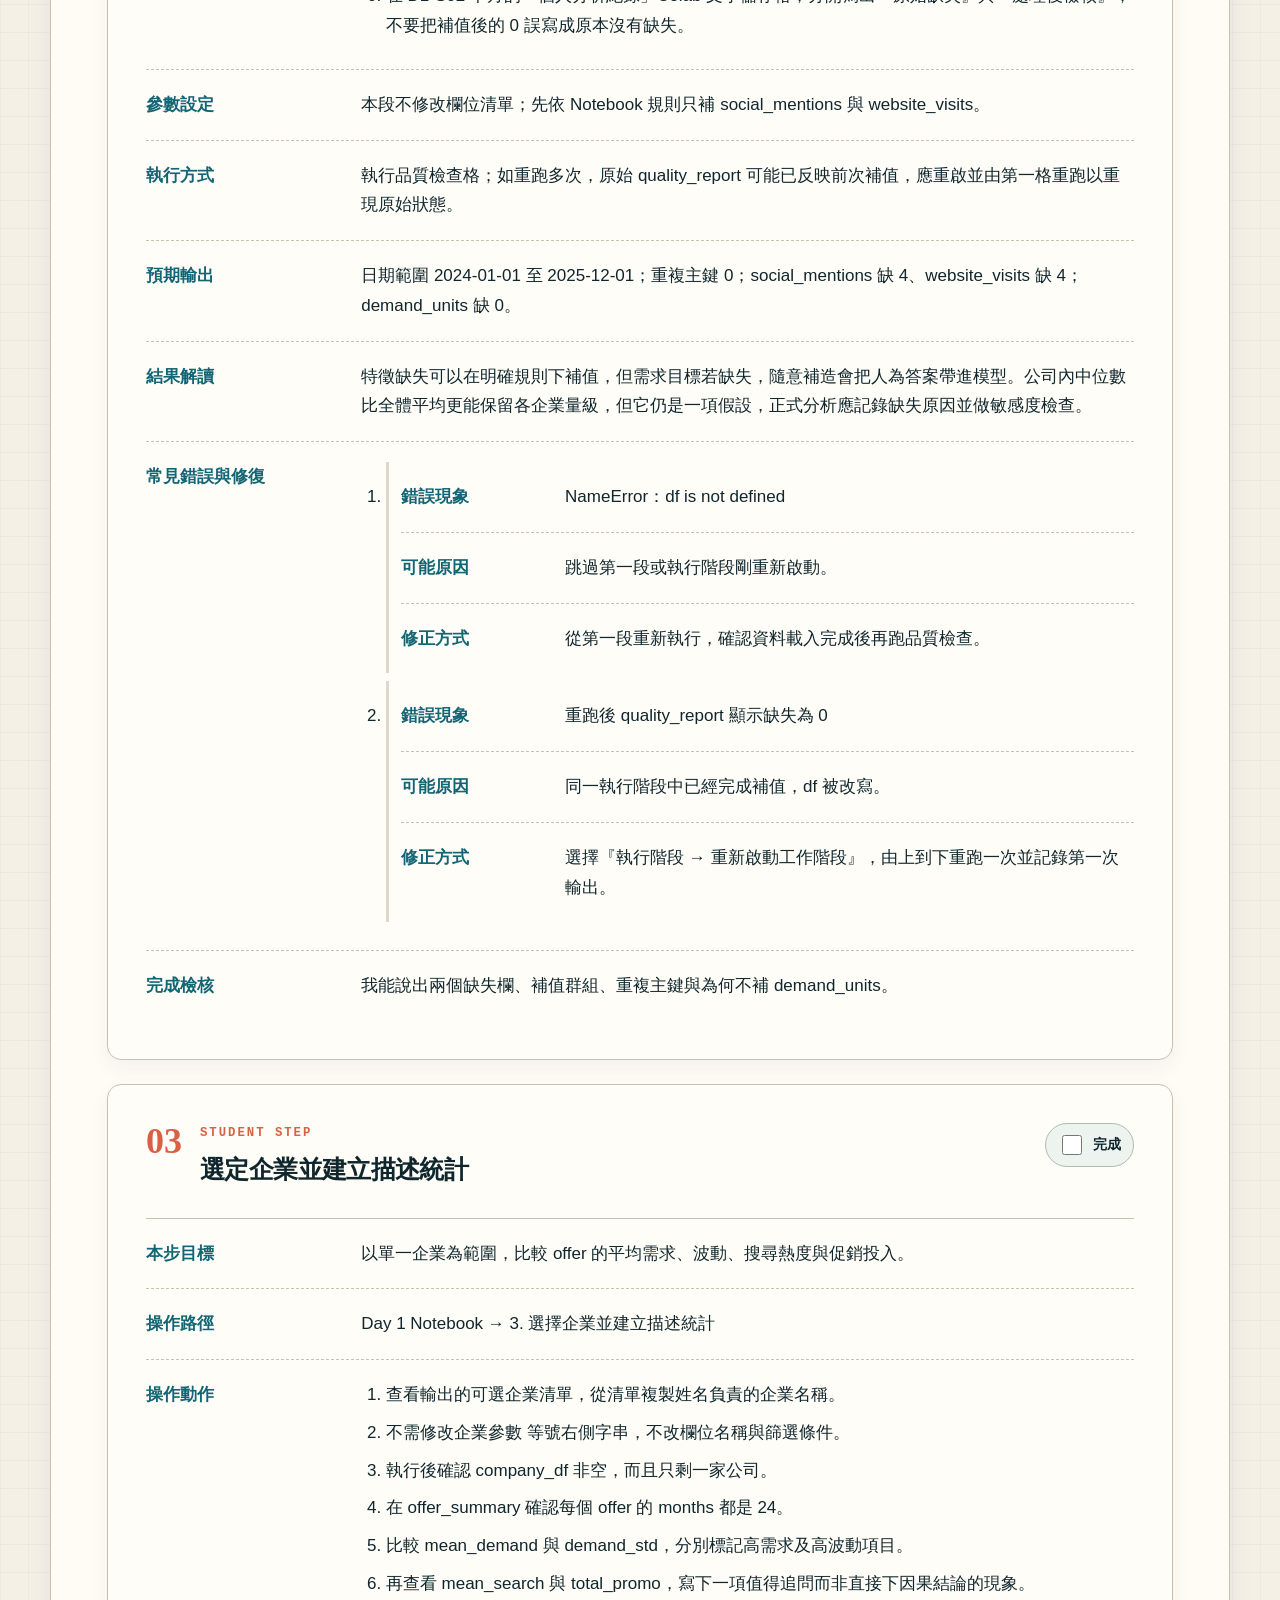
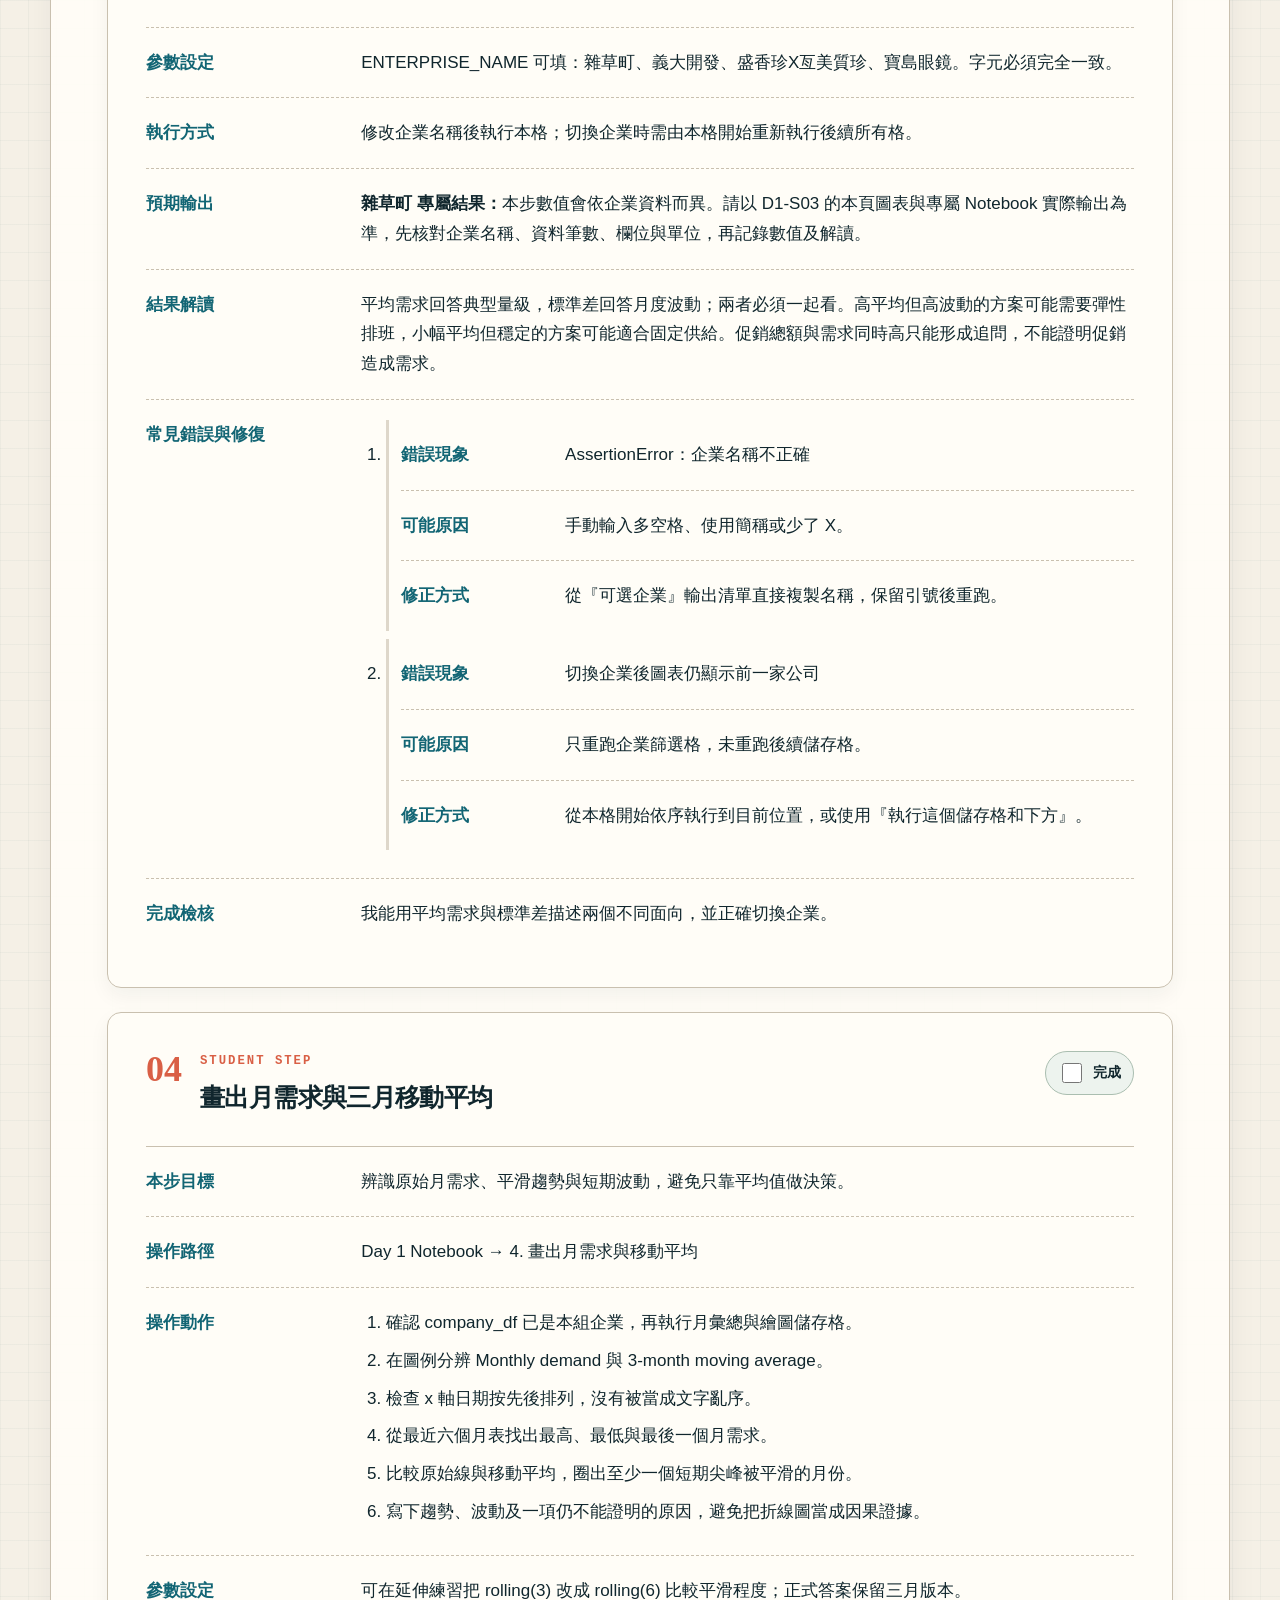
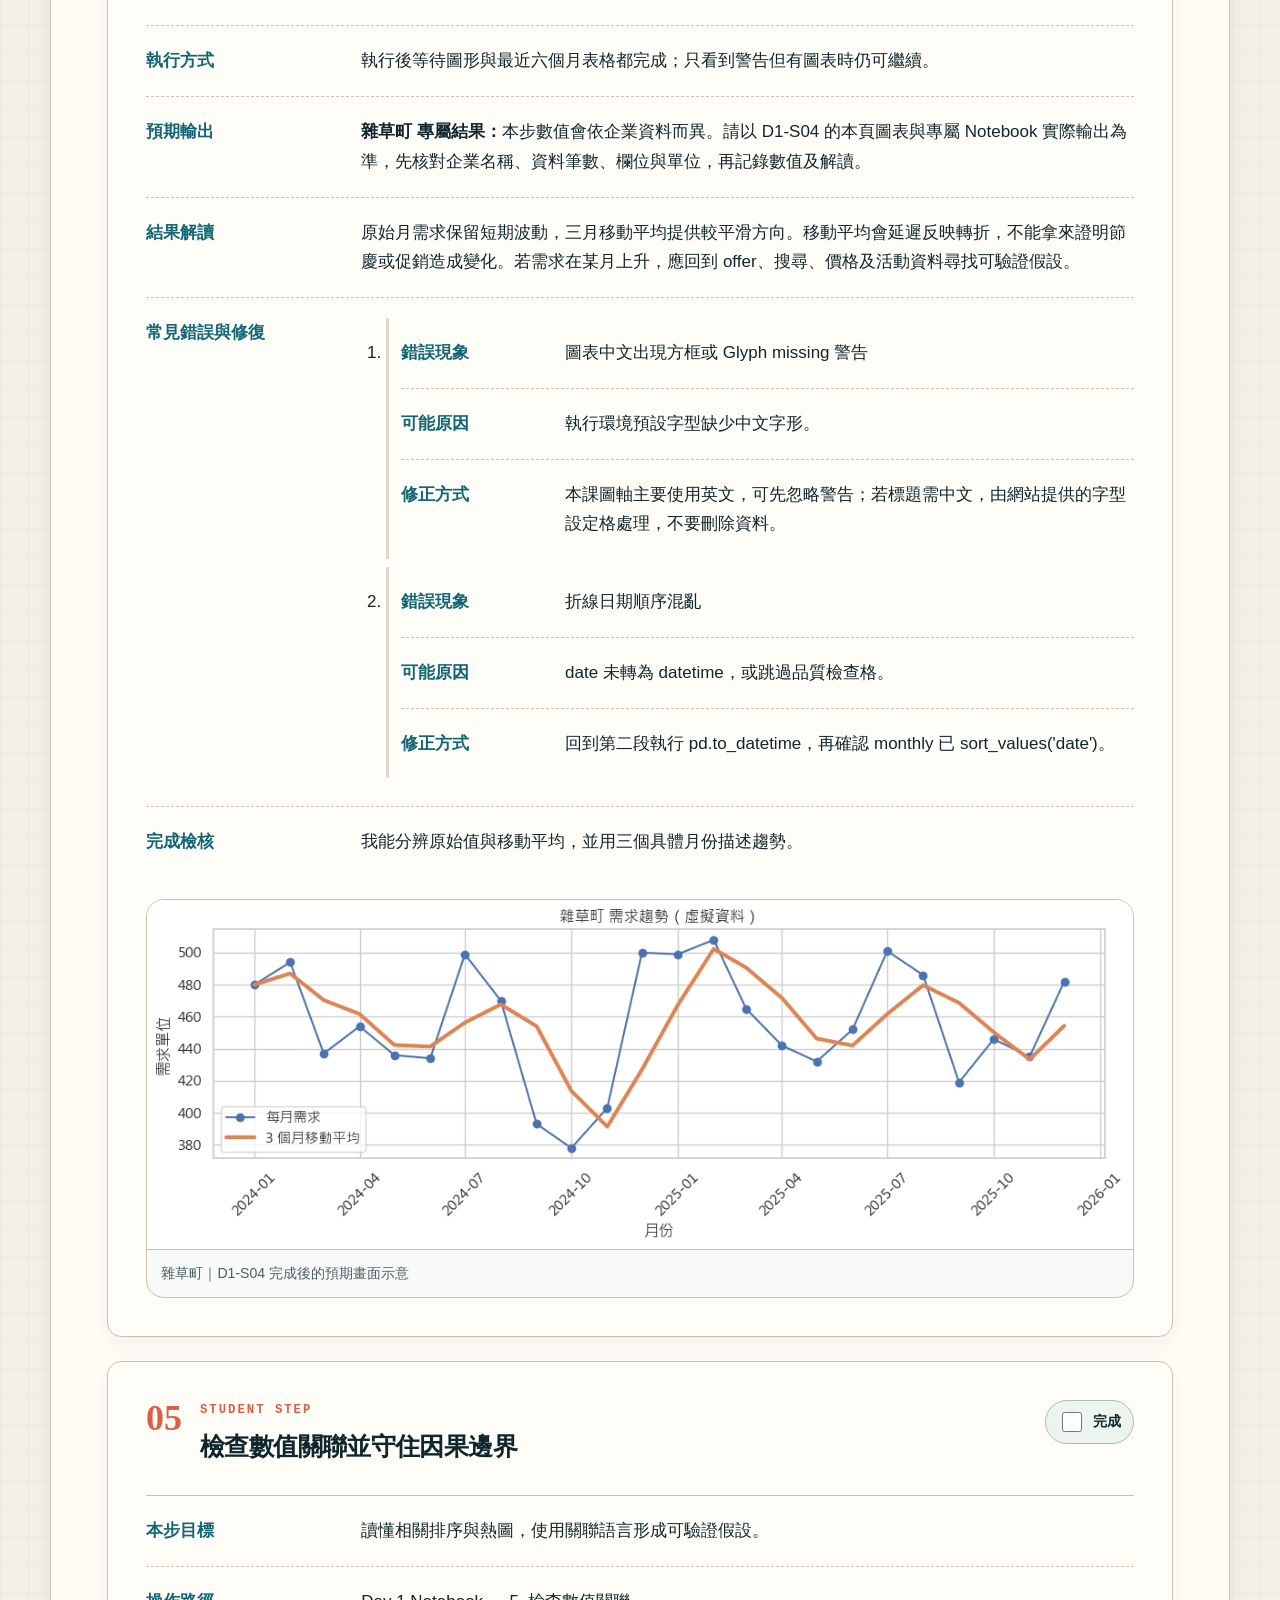
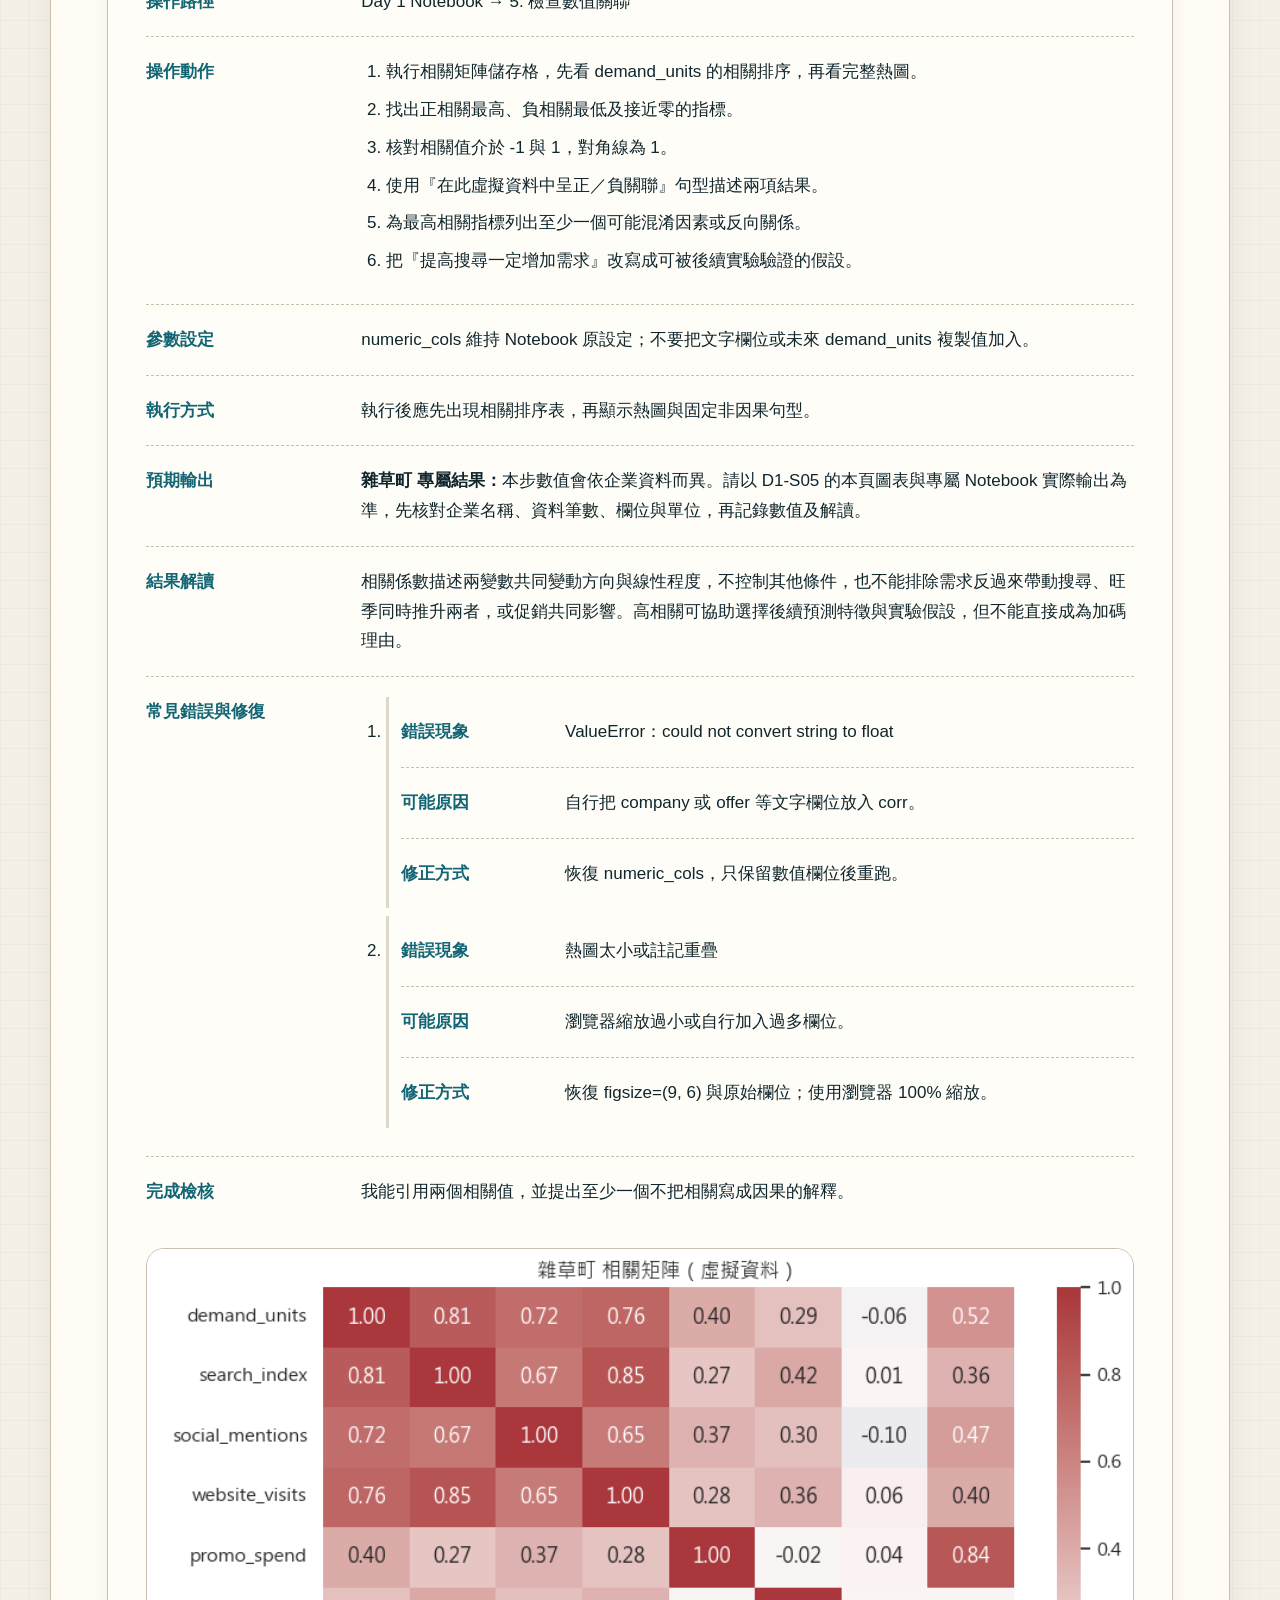
<file: docs/day-1/index.html>
<!doctype html>
<html lang="zh-Hant" data-base-path="/mcut-m4-business-analytics-2026-student/">
<head>
  <meta charset="utf-8">
  <meta name="viewport" content="width=device-width, initial-scale=1">
  <meta name="color-scheme" content="light">
  <meta name="theme-color" content="#0e3a43">
  <meta name="course-progress-schema" content="v1">
  <title>Day 1｜AI 全域市場需求預測與動態商情分析｜M4 數據分析</title>
  <meta name="description" content="從市場訊號、時間切分到可驗證的需求決策">
  <link rel="canonical" href="https://johnnychao.github.io/mcut-m4-business-analytics-2026-student/day-1/index.html">
  <link rel="icon" href="data:image/svg+xml,%3Csvg xmlns='http://www.w3.org/2000/svg' viewBox='0 0 64 64'%3E%3Crect width='64' height='64' rx='10' fill='%230e3a43'/%3E%3Ctext x='32' y='41' text-anchor='middle' font-family='Georgia' font-size='28' font-weight='700' fill='%23e3a21a'%3EM4%3C/text%3E%3C/svg%3E">
  <link rel="stylesheet" href="../assets/site.css">
  <script src="../assets/app.js" defer></script>
</head>
<body data-page="day" data-day="1">
  <a class="skip-link" href="#main-content">跳到主要內容</a>
  <header class="site-header">
    <div class="brand-row shell">
      <a class="brand" href="../index.html" aria-label="回到課程首頁">
        <span class="brand-mark" aria-hidden="true">M4</span>
        <span><strong>M4 數據分析</strong><small>明志科技大學｜數據商業分析模組</small></span>
      </a>
      <button class="print-button" type="button" data-print><span aria-hidden="true">▣</span> 列印本頁</button>
    </div>
    <nav class="course-nav shell" aria-label="課程主要導覽"><a class="nav-link" href="../index.html">課程首頁</a><a class="nav-link" href="../preflight/index.html">課前檢查</a><a class="nav-link is-active" href="index.html" aria-current="page">Day 1</a><a class="nav-link" href="../day-2/index.html">Day 2</a><a class="nav-link" href="../day-3/index.html">Day 3</a><a class="nav-link" href="../day-4/index.html">Day 4</a><a class="nav-link" href="../resources/index.html">資源中心</a><a class="nav-link" href="../faq/index.html">常見問題</a><a class="nav-link" href="../usage/index.html">使用說明</a></nav>
  </header>
  <aside class="archive-notice" aria-label="課程封存狀態"><div class="shell"><strong>2026 課程封存版</strong><p>本梯課程已結束；教材持續開放供回顧與自學，正式驗收與課後批改已停止｜最後更新：2026-07-21。</p></div></aside>
  <main id="main-content" tabindex="-1">
<section class="day-hero">
  <div class="shell hero-grid">
    <div><p class="day-kicker">DAY 1 / 4</p><h1>AI 全域市場需求預測與動態商情分析</h1><p class="hero-subtitle">從市場訊號、時間切分到可驗證的需求決策</p></div>
    <aside class="progress-panel" aria-labelledby="progress-label-1">
      <p id="progress-label-1" class="eyebrow">今日進度</p>
      <p class="progress-copy" data-progress-summary data-day="1">0 / 10 步</p>
      <div class="progress-track" role="progressbar" aria-valuemin="0" aria-valuemax="10" aria-valuenow="0" data-progress-bar data-day="1"><span></span></div>
      <button class="text-button" type="button" data-reset-progress data-day="1">重設今日進度</button>
      <div class="completion-state" data-completion-state data-day="1" hidden><img class="completion-illustration" src="../assets/brand/enen-celebrate.png" width="133" height="133" loading="lazy" decoding="async" alt="恩恩老師舉起雙手慶祝完成今日所有步驟"><p><strong>今日步驟完成！</strong><span>今天的自學步驟已完成；請自行保存 Notebook 與成果。</span></p></div>
    </aside>
  </div>
</section>
<div class="shell page-stack">

<section class="day-resource-panel" data-enterprise-scope data-day="1" aria-label="Day 1 企業別教學資源">

<div class="enterprise-selector" data-enterprise-selector>
  <label for="enterprise-day-1"><span>先選擇企業情境</span><strong>你的選擇會套用到四天資源</strong></label>
  <select id="enterprise-day-1" data-enterprise-select aria-describedby="enterprise-day-1-help"><option value="zacao-town">雜草町</option><option value="e-da-development">義大開發</option><option value="shengxiangzhen-genmei">盛香珍 × 亙美質珍</option><option value="formosa-optical">寶島眼鏡</option></select>
  <p id="enterprise-day-1-help">之後仍可切換；選擇只保存在這個瀏覽器。</p>
</div>

  <div class="enterprise-resource-groups"><div class="enterprise-resource-group" data-enterprise-group="zacao-town"><p class="enterprise-resource-title"><span data-enterprise-current>雜草町</span>｜Day 1 專屬下載</p><div class="action-grid" aria-label="雜草町 Day 1 教學資源"><a class="action-button action-colab" href="https://colab.research.google.com/github/johnnychao/mcut-m4-business-analytics-2026-student/blob/main/docs/resources/notebooks/zacao-town/day-1-zacao-town-demand-analysis.ipynb" target="_blank" rel="noopener"><span aria-hidden="true">↗</span>在 Colab 開啟</a><a class="action-button action-notebook" href="https://github.com/johnnychao/mcut-m4-business-analytics-2026-student/blob/main/docs/resources/notebooks/zacao-town/day-1-zacao-town-demand-analysis.ipynb" target="_blank" rel="noopener"><span aria-hidden="true">⇩</span>下載 Notebook</a><a class="action-button action-csv" href="https://raw.githubusercontent.com/johnnychao/mcut-m4-business-analytics-2026-student/main/docs/resources/data/zacao-town/day-1-zacao-town-market-demand.csv" target="_blank" rel="noopener"><span aria-hidden="true">⇩</span>下載 CSV</a></div></div><div class="enterprise-resource-group" data-enterprise-group="e-da-development" hidden><p class="enterprise-resource-title"><span data-enterprise-current>義大開發</span>｜Day 1 專屬下載</p><div class="action-grid" aria-label="義大開發 Day 1 教學資源"><a class="action-button action-colab" href="https://colab.research.google.com/github/johnnychao/mcut-m4-business-analytics-2026-student/blob/main/docs/resources/notebooks/e-da-development/day-1-e-da-development-demand-analysis.ipynb" target="_blank" rel="noopener"><span aria-hidden="true">↗</span>在 Colab 開啟</a><a class="action-button action-notebook" href="https://github.com/johnnychao/mcut-m4-business-analytics-2026-student/blob/main/docs/resources/notebooks/e-da-development/day-1-e-da-development-demand-analysis.ipynb" target="_blank" rel="noopener"><span aria-hidden="true">⇩</span>下載 Notebook</a><a class="action-button action-csv" href="https://raw.githubusercontent.com/johnnychao/mcut-m4-business-analytics-2026-student/main/docs/resources/data/e-da-development/day-1-e-da-development-market-demand.csv" target="_blank" rel="noopener"><span aria-hidden="true">⇩</span>下載 CSV</a></div></div><div class="enterprise-resource-group" data-enterprise-group="shengxiangzhen-genmei" hidden><p class="enterprise-resource-title"><span data-enterprise-current>盛香珍 × 亙美質珍</span>｜Day 1 專屬下載</p><div class="action-grid" aria-label="盛香珍 × 亙美質珍 Day 1 教學資源"><a class="action-button action-colab" href="https://colab.research.google.com/github/johnnychao/mcut-m4-business-analytics-2026-student/blob/main/docs/resources/notebooks/shengxiangzhen-genmei/day-1-shengxiangzhen-genmei-demand-analysis.ipynb" target="_blank" rel="noopener"><span aria-hidden="true">↗</span>在 Colab 開啟</a><a class="action-button action-notebook" href="https://github.com/johnnychao/mcut-m4-business-analytics-2026-student/blob/main/docs/resources/notebooks/shengxiangzhen-genmei/day-1-shengxiangzhen-genmei-demand-analysis.ipynb" target="_blank" rel="noopener"><span aria-hidden="true">⇩</span>下載 Notebook</a><a class="action-button action-csv" href="https://raw.githubusercontent.com/johnnychao/mcut-m4-business-analytics-2026-student/main/docs/resources/data/shengxiangzhen-genmei/day-1-shengxiangzhen-genmei-market-demand.csv" target="_blank" rel="noopener"><span aria-hidden="true">⇩</span>下載 CSV</a></div></div><div class="enterprise-resource-group" data-enterprise-group="formosa-optical" hidden><p class="enterprise-resource-title"><span data-enterprise-current>寶島眼鏡</span>｜Day 1 專屬下載</p><div class="action-grid" aria-label="寶島眼鏡 Day 1 教學資源"><a class="action-button action-colab" href="https://colab.research.google.com/github/johnnychao/mcut-m4-business-analytics-2026-student/blob/main/docs/resources/notebooks/formosa-optical/day-1-formosa-optical-demand-analysis.ipynb" target="_blank" rel="noopener"><span aria-hidden="true">↗</span>在 Colab 開啟</a><a class="action-button action-notebook" href="https://github.com/johnnychao/mcut-m4-business-analytics-2026-student/blob/main/docs/resources/notebooks/formosa-optical/day-1-formosa-optical-demand-analysis.ipynb" target="_blank" rel="noopener"><span aria-hidden="true">⇩</span>下載 Notebook</a><a class="action-button action-csv" href="https://raw.githubusercontent.com/johnnychao/mcut-m4-business-analytics-2026-student/main/docs/resources/data/formosa-optical/day-1-formosa-optical-market-demand.csv" target="_blank" rel="noopener"><span aria-hidden="true">⇩</span>下載 CSV</a></div></div></div>
  <div class="assessment-action is-closed"><p><strong>正式驗收已結束</strong><span>你仍可使用 Notebook 與 CSV 自學；此封存站不再收件或批改。</span></p><span class="action-button is-disabled" aria-disabled="true"><span aria-hidden="true">✓</span>驗收入口已關閉</span></div>
</section>


<section class="section-block enterprise-task-panel" aria-labelledby="enterprise-task-title-1">
  <div class="section-heading"><p class="eyebrow">Selected enterprise</p><h2 id="enterprise-task-title-1">目前企業任務｜<span data-enterprise-current>雜草町</span></h2><p>切換上方企業後，本任務、故事、圖表與下載資源會同步更新。</p></div>
  <div data-enterprise-contexts><article class="course-card day-color-1" data-enterprise-content="zacao-town"><p class="day-kicker">雜草町｜DAY 1</p><h3>估計四項體驗與服務的近期需求，決定備料與人力緩衝。</h3><p><strong>分析對象：</strong>老宅夜間工藝等四項體驗方案的 24 個月市場訊號與需求。</p><p><strong>資料線索：</strong>先用上月需求做基準，再判斷市場訊號模型是否真的降低測試期誤差。</p><p><strong>今日交付：</strong>雜草町需求預測決策卡</p></article><article class="course-card day-color-1" data-enterprise-content="e-da-development" hidden><p class="day-kicker">義大開發｜DAY 1</p><h3>預估旅遊與樂園方案需求，安排房務、票務與服務容量。</h3><p><strong>分析對象：</strong>三天兩夜深度假期等四項方案的市場訊號與月需求。</p><p><strong>資料線索：</strong>不同方案量級大，模型評估要在相同測試期間與相同需求單位比較。</p><p><strong>今日交付：</strong>義大開發需求預測決策卡</p></article><article class="course-card day-color-1" data-enterprise-content="shengxiangzhen-genmei" hidden><p class="day-kicker">盛香珍 × 亙美質珍｜DAY 1</p><h3>預估食品與聯名禮盒需求，安排生產、包材與通路備貨。</h3><p><strong>分析對象：</strong>跨界聯名禮盒等四項商品的兩年月需求與市場訊號。</p><p><strong>資料線索：</strong>需求單位較大時，除了看 MAE，也要回到實際備貨量與缺貨成本。</p><p><strong>今日交付：</strong>盛香珍 × 亙美質珍需求預測決策卡</p></article><article class="course-card day-color-1" data-enterprise-content="formosa-optical" hidden><p class="day-kicker">寶島眼鏡｜DAY 1</p><h3>預估門市與會員方案需求，安排服務人力與活動容量。</h3><p><strong>分析對象：</strong>智慧門市會員方案等四項服務的市場訊號與月需求。</p><p><strong>資料線索：</strong>情境預測若方向反直覺，應先檢查資料與模型，不可直接解讀為因果。</p><p><strong>今日交付：</strong>寶島眼鏡需求預測決策卡</p></article></div>
</section>

  <section class="section-block story-block" aria-labelledby="story-title-1">
    <div class="section-heading"><p class="eyebrow">Business story</p><h2 id="story-title-1">今天，你是 <span data-enterprise-current>雜草町</span> 的數據分析顧問</h2><p>主要情境會依上方選擇切換；四家企業共通的分析方法可展開查閱。</p></div>
    <div class="enterprise-story-groups" data-enterprise-contexts><article class="course-card day-color-1" data-enterprise-content="zacao-town"><p class="day-kicker">雜草町</p><h3>估計四項體驗與服務的近期需求，決定備料與人力緩衝。</h3><p>雜草町需要在下一波活動前確認四項體驗方案的備料與排班。你將使用網站綁定的雜草町虛擬資料，依時間切分比較上月需求基準與迴歸模型，最後提出可回測的準備量與風險說明。</p></article><article class="course-card day-color-1" data-enterprise-content="e-da-development" hidden><p class="day-kicker">義大開發</p><h3>預估旅遊與樂園方案需求，安排房務、票務與服務容量。</h3><p>義大開發必須在檔期前決定住房、票務與現場服務的準備量。你將使用義大開發專屬虛擬資料，以時間順序保留未見月份，先建立簡單基準，再判斷迴歸模型是否足以支援小規模容量規劃。</p></article><article class="course-card day-color-1" data-enterprise-content="shengxiangzhen-genmei" hidden><p class="day-kicker">盛香珍 × 亙美質珍</p><h3>預估食品與聯名禮盒需求，安排生產、包材與通路備貨。</h3><p>盛香珍 × 亙美質珍準備推出聯名與常態商品檔期，需要提前決定生產和包材。你將用專屬虛擬資料比較上月需求基準與迴歸預測，並把誤差換成可溝通的備貨緩衝與回測計畫。</p></article><article class="course-card day-color-1" data-enterprise-content="formosa-optical" hidden><p class="day-kicker">寶島眼鏡</p><h3>預估門市與會員方案需求，安排服務人力與活動容量。</h3><p>寶島眼鏡需要為門市活動與會員服務安排人力，但不同月份和方案的需求波動不一。你會用寶島眼鏡專屬虛擬資料建立時間切分與基準，再用模型誤差決定建議範圍和後續門市測試。</p></article></div>
    <details class="shared-story-details"><summary>查看四家企業共通任務背景</summary><div class="story-copy"><p>星期一上午八點四十五分，虛構的「跨企業產品決策中心」收到四封標題完全相同的郵件：請在今天下班前告訴我，下一季應先驗證哪一項需求。寄件人分別來自雜草町、義大開發、盛香珍X亙美質珍與寶島眼鏡。雜草町的營運主管林若晴想知道老宅夜間工藝、金工入門、羊毛氈與手捏陶，哪一類活動值得優先加開；義大的企劃經理陳柏宇面對購物、住宿與樂園套票，希望找到需求正在升溫、但又不會讓現場容量失控的方案；盛香珍的品牌企業部門正在評估小泡芙新品主打方向，擔心只憑社群聲量會高估短期熱潮；寶島眼鏡的會員經理則要判斷商品、驗配服務與會員方案中，哪一項適合先做門市測試。</p><p>四位主管沒有交付真實營運資料，而是提供一份為教學建立的兩年期虛擬資料。每一列代表某家公司、某個商品或服務、某一個月份，欄位包含搜尋熱度、社群提及、網站造訪、促銷投入、相對價格、競品強度、節慶標記與模擬需求量。會議室裡很快出現三種意見。行銷同仁說搜尋熱度最高的就應該先做；財務同仁說先看促銷投入能不能帶回需求；營運同仁則提醒，如果預測錯十個單位與錯一百個單位，排班、備料與庫存承受的風險完全不同。資料分析師許安庭把白板分成三欄：要預測什麼、怎麼知道模型不是只記住過去、結果錯了會影響哪一個決策。</p><p>你的角色就是今天的資料分析顧問。你不能把虛擬數字包裝成企業事實，也不能看到高相關就宣稱某個行銷動作造成需求。你要先確認資料粒度與品質，再為個人負責的企業建立描述統計與趨勢圖；接著依時間先後切分訓練與測試資料，先用「上個月需求」做簡單基準，再建立可解釋的線性迴歸流程。下午的主管會議只接受一張決策卡，內容必須清楚寫出較佳方法、測試誤差、建議行動、限制與還要補蒐的真實資料。若證據不足，最專業的答案不是硬選一個商品，而是提出可控制規模、可停損、可再驗證的小型測試。今天的挑戰不是算出最漂亮的分數，而是讓另一位分析師明天可以重跑你的流程，也讓主管知道這個結果能支持什麼、不能證明什麼。</p></div></details>
  </section>
  <section class="section-block objectives-block" aria-labelledby="objectives-title-1">
    <div class="section-heading"><p class="eyebrow">Learning goals</p><h2 id="objectives-title-1">完成今天後，你應該能做到</h2></div>
    <ol class="objective-list"><li><p>能先定義決策、分析單位與需求目標，再選擇分析方法。</p></li><li><p>能檢查日期、缺失、重複與虛擬資料標記，並說明補值邊界。</p></li><li><p>能以描述統計、趨勢圖與相關矩陣提出保守的市場觀察。</p></li><li><p>能依時間先後建立訓練集、測試集與上一期需求 baseline。</p></li><li><p>能用 MAE、RMSE、R² 比較 baseline 與線性迴歸。</p></li><li><p>能把模型結果翻譯成含誤差、限制及下一步驗證的企業決策卡。</p></li></ol>
  </section>

<aside class="tutor-tip" aria-labelledby="tutor-tip-title-1">
  <img class="tutor-tip-illustration" src="../assets/brand/enen-check-data.png" width="133" height="133" loading="lazy" decoding="async" alt="恩恩老師拿著檢核板逐項確認資料">
  <div><p class="eyebrow">恩恩老師提醒</p><h2 id="tutor-tip-title-1">先確認資料品質，再看模型分數</h2><p>日期、缺漏值與分析單位若沒有先對齊，再漂亮的 MAE 也不能支撐需求決策。</p></div>
</aside>

  <section class="section-block" aria-labelledby="timeline-title-1">
    <div class="section-heading"><p class="eyebrow">520-minute route</p><h2 id="timeline-title-1">09:00–19:00 教學時間軸</h2></div>
    <ol class="timeline"><li class="timeline-item"><div class="timeline-time">09:00–09:35</div><div class="timeline-card"><h3>D1-S01｜載入資料並確認分析任務</h3><dl class="field-list nested"><div class="field-row"><dt>學員活動</dt><dd><p>依 D1-S01 操作並完成檢核。</p></dd></div></dl></div></li><li class="timeline-item"><div class="timeline-time">09:35–10:10</div><div class="timeline-card"><h3>D1-S02｜檢查日期、缺失與重複主鍵</h3><dl class="field-list nested"><div class="field-row"><dt>學員活動</dt><dd><p>依 D1-S02 操作並完成檢核。</p></dd></div></dl></div></li><li class="timeline-item"><div class="timeline-time">10:10–10:20</div><div class="timeline-card"><h3>上午休息</h3><dl class="field-list nested"><div class="field-row"><dt>學員活動</dt><dd><p>儲存目前進度後離開螢幕休息。</p></dd></div></dl></div></li><li class="timeline-item"><div class="timeline-time">10:20–10:55</div><div class="timeline-card"><h3>D1-S03｜選定企業並建立描述統計</h3><dl class="field-list nested"><div class="field-row"><dt>學員活動</dt><dd><p>依 D1-S03 操作並完成檢核。</p></dd></div></dl></div></li><li class="timeline-item"><div class="timeline-time">10:55–11:30</div><div class="timeline-card"><h3>D1-S04｜畫出月需求與三月移動平均</h3><dl class="field-list nested"><div class="field-row"><dt>學員活動</dt><dd><p>依 D1-S04 操作並完成檢核。</p></dd></div></dl></div></li><li class="timeline-item"><div class="timeline-time">11:30–11:40</div><div class="timeline-card"><h3>上午休息</h3><dl class="field-list nested"><div class="field-row"><dt>學員活動</dt><dd><p>儲存目前進度後離開螢幕休息。</p></dd></div></dl></div></li><li class="timeline-item"><div class="timeline-time">11:40–12:40</div><div class="timeline-card"><h3>D1-S05｜檢查數值關聯並守住因果邊界</h3><dl class="field-list nested"><div class="field-row"><dt>學員活動</dt><dd><p>依 D1-S05 操作並完成檢核。</p></dd></div></dl></div></li><li class="timeline-item"><div class="timeline-time">12:40–13:30</div><div class="timeline-card"><h3>午休</h3><dl class="field-list nested"><div class="field-row"><dt>學員活動</dt><dd><p>儲存目前進度後離開螢幕休息。</p></dd></div></dl></div></li><li class="timeline-item"><div class="timeline-time">13:30–14:05</div><div class="timeline-card"><h3>D1-S06｜建立時間切分與 naive baseline</h3><dl class="field-list nested"><div class="field-row"><dt>學員活動</dt><dd><p>依 D1-S06 操作並完成檢核。</p></dd></div></dl></div></li><li class="timeline-item"><div class="timeline-time">14:05–14:40</div><div class="timeline-card"><h3>D1-S07｜建立可重現的線性迴歸 Pipeline</h3><dl class="field-list nested"><div class="field-row"><dt>學員活動</dt><dd><p>依 D1-S07 操作並完成檢核。</p></dd></div></dl></div></li><li class="timeline-item"><div class="timeline-time">14:40–14:50</div><div class="timeline-card"><h3>下午休息</h3><dl class="field-list nested"><div class="field-row"><dt>學員活動</dt><dd><p>儲存目前進度後離開螢幕休息。</p></dd></div></dl></div></li><li class="timeline-item"><div class="timeline-time">14:50–15:25</div><div class="timeline-card"><h3>D1-S08｜比較 baseline 與線性迴歸</h3><dl class="field-list nested"><div class="field-row"><dt>學員活動</dt><dd><p>依 D1-S08 操作並完成檢核。</p></dd></div></dl></div></li><li class="timeline-item"><div class="timeline-time">15:25–16:00</div><div class="timeline-card"><h3>D1-S09｜執行透明的市場訊號情境模擬</h3><dl class="field-list nested"><div class="field-row"><dt>學員活動</dt><dd><p>依 D1-S09 操作並完成檢核。</p></dd></div></dl></div></li><li class="timeline-item"><div class="timeline-time">16:00–17:00</div><div class="timeline-card"><h3>D1-S10｜整理需求預測個人成果與完成繳交前檢核</h3><dl class="field-list nested"><div class="field-row"><dt>學員活動</dt><dd><p>依 D1-S10 操作並完成檢核。</p></dd></div></dl></div></li><li class="timeline-item"><div class="timeline-time">17:00–17:20</div><div class="timeline-card"><h3>10 題選擇題</h3><dl class="field-list nested"><div class="field-row"><dt>學員活動</dt><dd><p>個人完成 10 題。</p></dd></div></dl></div></li><li class="timeline-item"><div class="timeline-time">17:20–18:40</div><div class="timeline-card"><h3>個人 Colab 實作</h3><dl class="field-list nested"><div class="field-row"><dt>學員活動</dt><dd><p>使用網站所選企業的專屬 Notebook 完成實作。</p></dd></div></dl></div></li><li class="timeline-item"><div class="timeline-time">18:40–19:00</div><div class="timeline-card"><h3>分享設定與提交</h3><dl class="field-list nested"><div class="field-row"><dt>學員活動</dt><dd><p>確認 Colab 網址與摘要後個別送出。</p></dd></div></dl></div></li></ol>
  </section>
  <section class="section-block steps-section" aria-labelledby="steps-title-1">
    <div class="section-heading"><p class="eyebrow">Follow along</p><h2 id="steps-title-1">學員逐步操作</h2><p>從上到下完成。每一步都包含輸入、操作、預期輸出、解讀與檢核。</p></div>
    <div class="keyboard-hint" aria-label="鍵盤操作提示"><kbd>J</kbd> 下一步　<kbd>K</kbd> 上一步　<kbd>P</kbd> 列印</div>
    <div class="step-list">
<article class="step-card" id="D1-S01" tabindex="-1" data-step-card>
  <div class="step-heading">
    <span class="step-number" aria-hidden="true">01</span>
    <div><p class="eyebrow">Student step</p><h3>載入資料並確認分析任務</h3></div>
    <label class="progress-check"><input type="checkbox" data-progress-checkbox data-day="1" data-step="D1-S01"><span>完成</span></label>
  </div>
  <dl class="field-list"><div class="field-row"><dt>本步目標</dt><dd><p>成功載入 Day 1 CSV，確認資料尺寸、欄位、分析粒度與虛擬資料邊界。</p></dd></div><div class="field-row"><dt>操作路徑</dt><dd><p>Day 1 Notebook → 1. 載入資料與套件</p></dd></div><div class="field-row"><dt>操作動作</dt><dd><ol class="content-list"><li><p>從課程網站按下「Open in Colab」，登入 Google 帳號後選擇「檔案 → 在雲端硬碟中儲存副本」。</p></li><li><p>從網站下載 day1_market_demand_signals.csv，再按 Colab 左側資料夾圖示，把 CSV 上傳到 /content。</p></li><li><p>確認 DATA_FILENAME 保持為 day1_market_demand_signals.csv，不要改成自己的中文檔名。</p></li><li><p>按儲存格左側播放鍵執行，第一次建立 Matplotlib 字型快取時耐心等待，不要重複按鍵。</p></li><li><p>在輸出區核對資料路徑、資料尺寸與前三列，並找到 is_synthetic 欄位。</p></li><li><p>在 D1-S01 下方新增「個人分析紀錄」Colab 文字儲存格，寫下資料粒度：一列是一家公司的一個 offer 在一個月份的觀察。</p></li></ol></dd></div><div class="field-row"><dt>參數設定</dt><dd><p>本段不修改分析參數；只確認 DATA_FILENAME 與上傳檔名一致。</p></dd></div><div class="field-row"><dt>執行方式</dt><dd><p>執行本段唯一程式碼儲存格；看到資料預覽後才進入下一段。</p></dd></div><div class="field-row"><dt>預期輸出</dt><dd><p class="enterprise-output-note" data-enterprise-sensitive-note><strong><span data-enterprise-current>雜草町</span> 專屬結果：</strong>本步數值會依企業資料而異。請以 D1-S01 的本頁圖表與專屬 Notebook 實際輸出為準，先核對企業名稱、資料筆數、欄位與單位，再記錄數值及解讀。</p></dd></div><div class="field-row"><dt>結果解讀</dt><dd><p>384 列來自 4 家公司 × 每家 4 個商品或服務 × 24 個月份。這個乘法若對不起來，代表資料可能少列、重複或使用錯檔。此處只能說資料為教學模擬，不能說任何一家企業真的有這些需求。</p></dd></div><div class="field-row"><dt>常見錯誤與修復</dt><dd><ol class="content-list"><li><dl class="field-list nested"><div class="field-row"><dt>錯誤現象</dt><dd><p>FileNotFoundError：找不到 day1_market_demand_signals.csv</p></dd></div><div class="field-row"><dt>可能原因</dt><dd><p>CSV 尚未上傳，或瀏覽器替重複下載檔加上 (1)。</p></dd></div><div class="field-row"><dt>修正方式</dt><dd><p>刪除錯名檔，重新上傳並確認左側檔名完全一致，再重跑本格。</p></dd></div></dl></li><li><dl class="field-list nested"><div class="field-row"><dt>錯誤現象</dt><dd><p>資料尺寸不是 (384, 12)</p></dd></div><div class="field-row"><dt>可能原因</dt><dd><p>上傳了其他天資料、Excel 檔或曾手動修改 CSV。</p></dd></div><div class="field-row"><dt>修正方式</dt><dd><p>回網站重新下載 Day 1 原始 CSV，重啟執行階段後由第一格重跑。</p></dd></div></dl></li></ol></dd></div><div class="field-row"><dt>完成檢核</dt><dd><p>我能指出資料尺寸、虛擬標記與一列資料代表的商業單位。</p></dd></div></dl>
  <figure class="output-figure" data-enterprise-figure data-figure-day="1" data-figure-step="D1-S01"><img loading="lazy" decoding="async" src="../assets/figures/zacao-town/day-1/D1-S01.png" data-enterprise-src-template="../assets/figures/{enterprise}/day-1/D1-S01.png" data-figure-day="1" data-figure-step="D1-S01" alt="雜草町 Day 1 D1-S01 完成後的 Colab 輸出或操作檢核示意"><figcaption><span data-enterprise-current>雜草町</span>｜D1-S01 完成後的預期畫面示意</figcaption></figure>
</article>

<article class="step-card" id="D1-S02" tabindex="-1" data-step-card>
  <div class="step-heading">
    <span class="step-number" aria-hidden="true">02</span>
    <div><p class="eyebrow">Student step</p><h3>檢查日期、缺失與重複主鍵</h3></div>
    <label class="progress-check"><input type="checkbox" data-progress-checkbox data-day="1" data-step="D1-S02"><span>完成</span></label>
  </div>
  <dl class="field-list"><div class="field-row"><dt>本步目標</dt><dd><p>建立資料品質報告，辨識可補值特徵與不可任意補造的需求目標。</p></dd></div><div class="field-row"><dt>操作路徑</dt><dd><p>Day 1 Notebook → 2. 檢查虛擬資料與資料品質</p></dd></div><div class="field-row"><dt>操作動作</dt><dd><ol class="content-list"><li><p>先確認上一段 df 已存在，再執行品質檢查儲存格。</p></li><li><p>讀取日期範圍，確認從 2024-01-01 到 2025-12-01，共 24 個月份。</p></li><li><p>在 quality_report 找出 social_mentions 與 website_visits 各 4 筆缺失。</p></li><li><p>確認 demand_units 沒有缺失，duplicate_count 為 0。</p></li><li><p>閱讀補值迴圈，指出它是在公司內使用中位數，而不是全資料平均數。</p></li><li><p>在 D1-S02 下方的「個人分析紀錄」Colab 文字儲存格，分開寫出『原始缺失』與『處理後檢核』，不要把補值後的 0 誤寫成原本沒有缺失。</p></li></ol></dd></div><div class="field-row"><dt>參數設定</dt><dd><p>本段不修改欄位清單；先依 Notebook 規則只補 social_mentions 與 website_visits。</p></dd></div><div class="field-row"><dt>執行方式</dt><dd><p>執行品質檢查格；如重跑多次，原始 quality_report 可能已反映前次補值，應重啟並由第一格重跑以重現原始狀態。</p></dd></div><div class="field-row"><dt>預期輸出</dt><dd><p>日期範圍 2024-01-01 至 2025-12-01；重複主鍵 0；social_mentions 缺 4、website_visits 缺 4；demand_units 缺 0。</p></dd></div><div class="field-row"><dt>結果解讀</dt><dd><p>特徵缺失可以在明確規則下補值，但需求目標若缺失，隨意補造會把人為答案帶進模型。公司內中位數比全體平均更能保留各企業量級，但它仍是一項假設，正式分析應記錄缺失原因並做敏感度檢查。</p></dd></div><div class="field-row"><dt>常見錯誤與修復</dt><dd><ol class="content-list"><li><dl class="field-list nested"><div class="field-row"><dt>錯誤現象</dt><dd><p>NameError：df is not defined</p></dd></div><div class="field-row"><dt>可能原因</dt><dd><p>跳過第一段或執行階段剛重新啟動。</p></dd></div><div class="field-row"><dt>修正方式</dt><dd><p>從第一段重新執行，確認資料載入完成後再跑品質檢查。</p></dd></div></dl></li><li><dl class="field-list nested"><div class="field-row"><dt>錯誤現象</dt><dd><p>重跑後 quality_report 顯示缺失為 0</p></dd></div><div class="field-row"><dt>可能原因</dt><dd><p>同一執行階段中已經完成補值，df 被改寫。</p></dd></div><div class="field-row"><dt>修正方式</dt><dd><p>選擇『執行階段 → 重新啟動工作階段』，由上到下重跑一次並記錄第一次輸出。</p></dd></div></dl></li></ol></dd></div><div class="field-row"><dt>完成檢核</dt><dd><p>我能說出兩個缺失欄、補值群組、重複主鍵與為何不補 demand_units。</p></dd></div></dl>

</article>

<article class="step-card" id="D1-S03" tabindex="-1" data-step-card>
  <div class="step-heading">
    <span class="step-number" aria-hidden="true">03</span>
    <div><p class="eyebrow">Student step</p><h3>選定企業並建立描述統計</h3></div>
    <label class="progress-check"><input type="checkbox" data-progress-checkbox data-day="1" data-step="D1-S03"><span>完成</span></label>
  </div>
  <dl class="field-list"><div class="field-row"><dt>本步目標</dt><dd><p>以單一企業為範圍，比較 offer 的平均需求、波動、搜尋熱度與促銷投入。</p></dd></div><div class="field-row"><dt>操作路徑</dt><dd><p>Day 1 Notebook → 3. 選擇企業並建立描述統計</p></dd></div><div class="field-row"><dt>操作動作</dt><dd><ol class="content-list"><li><p>查看輸出的可選企業清單，從清單複製姓名負責的企業名稱。</p></li><li><p>不需修改企業參數 等號右側字串，不改欄位名稱與篩選條件。</p></li><li><p>執行後確認 company_df 非空，而且只剩一家公司。</p></li><li><p>在 offer_summary 確認每個 offer 的 months 都是 24。</p></li><li><p>比較 mean_demand 與 demand_std，分別標記高需求及高波動項目。</p></li><li><p>再查看 mean_search 與 total_promo，寫下一項值得追問而非直接下因果結論的現象。</p></li></ol></dd></div><div class="field-row"><dt>參數設定</dt><dd><p>ENTERPRISE_NAME 可填：雜草町、義大開發、盛香珍X亙美質珍、寶島眼鏡。字元必須完全一致。</p></dd></div><div class="field-row"><dt>執行方式</dt><dd><p>修改企業名稱後執行本格；切換企業時需由本格開始重新執行後續所有格。</p></dd></div><div class="field-row"><dt>預期輸出</dt><dd><p class="enterprise-output-note" data-enterprise-sensitive-note><strong><span data-enterprise-current>雜草町</span> 專屬結果：</strong>本步數值會依企業資料而異。請以 D1-S03 的本頁圖表與專屬 Notebook 實際輸出為準，先核對企業名稱、資料筆數、欄位與單位，再記錄數值及解讀。</p></dd></div><div class="field-row"><dt>結果解讀</dt><dd><p>平均需求回答典型量級，標準差回答月度波動；兩者必須一起看。高平均但高波動的方案可能需要彈性排班，小幅平均但穩定的方案可能適合固定供給。促銷總額與需求同時高只能形成追問，不能證明促銷造成需求。</p></dd></div><div class="field-row"><dt>常見錯誤與修復</dt><dd><ol class="content-list"><li><dl class="field-list nested"><div class="field-row"><dt>錯誤現象</dt><dd><p>AssertionError：企業名稱不正確</p></dd></div><div class="field-row"><dt>可能原因</dt><dd><p>手動輸入多空格、使用簡稱或少了 X。</p></dd></div><div class="field-row"><dt>修正方式</dt><dd><p>從『可選企業』輸出清單直接複製名稱，保留引號後重跑。</p></dd></div></dl></li><li><dl class="field-list nested"><div class="field-row"><dt>錯誤現象</dt><dd><p>切換企業後圖表仍顯示前一家公司</p></dd></div><div class="field-row"><dt>可能原因</dt><dd><p>只重跑企業篩選格，未重跑後續儲存格。</p></dd></div><div class="field-row"><dt>修正方式</dt><dd><p>從本格開始依序執行到目前位置，或使用『執行這個儲存格和下方』。</p></dd></div></dl></li></ol></dd></div><div class="field-row"><dt>完成檢核</dt><dd><p>我能用平均需求與標準差描述兩個不同面向，並正確切換企業。</p></dd></div></dl>

</article>

<article class="step-card" id="D1-S04" tabindex="-1" data-step-card>
  <div class="step-heading">
    <span class="step-number" aria-hidden="true">04</span>
    <div><p class="eyebrow">Student step</p><h3>畫出月需求與三月移動平均</h3></div>
    <label class="progress-check"><input type="checkbox" data-progress-checkbox data-day="1" data-step="D1-S04"><span>完成</span></label>
  </div>
  <dl class="field-list"><div class="field-row"><dt>本步目標</dt><dd><p>辨識原始月需求、平滑趨勢與短期波動，避免只靠平均值做決策。</p></dd></div><div class="field-row"><dt>操作路徑</dt><dd><p>Day 1 Notebook → 4. 畫出月需求與移動平均</p></dd></div><div class="field-row"><dt>操作動作</dt><dd><ol class="content-list"><li><p>確認 company_df 已是本組企業，再執行月彙總與繪圖儲存格。</p></li><li><p>在圖例分辨 Monthly demand 與 3-month moving average。</p></li><li><p>檢查 x 軸日期按先後排列，沒有被當成文字亂序。</p></li><li><p>從最近六個月表找出最高、最低與最後一個月需求。</p></li><li><p>比較原始線與移動平均，圈出至少一個短期尖峰被平滑的月份。</p></li><li><p>寫下趨勢、波動及一項仍不能證明的原因，避免把折線圖當成因果證據。</p></li></ol></dd></div><div class="field-row"><dt>參數設定</dt><dd><p>可在延伸練習把 rolling(3) 改成 rolling(6) 比較平滑程度；正式答案保留三月版本。</p></dd></div><div class="field-row"><dt>執行方式</dt><dd><p>執行後等待圖形與最近六個月表格都完成；只看到警告但有圖表時仍可繼續。</p></dd></div><div class="field-row"><dt>預期輸出</dt><dd><p class="enterprise-output-note" data-enterprise-sensitive-note><strong><span data-enterprise-current>雜草町</span> 專屬結果：</strong>本步數值會依企業資料而異。請以 D1-S04 的本頁圖表與專屬 Notebook 實際輸出為準，先核對企業名稱、資料筆數、欄位與單位，再記錄數值及解讀。</p></dd></div><div class="field-row"><dt>結果解讀</dt><dd><p>原始月需求保留短期波動，三月移動平均提供較平滑方向。移動平均會延遲反映轉折，不能拿來證明節慶或促銷造成變化。若需求在某月上升，應回到 offer、搜尋、價格及活動資料尋找可驗證假設。</p></dd></div><div class="field-row"><dt>常見錯誤與修復</dt><dd><ol class="content-list"><li><dl class="field-list nested"><div class="field-row"><dt>錯誤現象</dt><dd><p>圖表中文出現方框或 Glyph missing 警告</p></dd></div><div class="field-row"><dt>可能原因</dt><dd><p>執行環境預設字型缺少中文字形。</p></dd></div><div class="field-row"><dt>修正方式</dt><dd><p>本課圖軸主要使用英文，可先忽略警告；若標題需中文，由網站提供的字型設定格處理，不要刪除資料。</p></dd></div></dl></li><li><dl class="field-list nested"><div class="field-row"><dt>錯誤現象</dt><dd><p>折線日期順序混亂</p></dd></div><div class="field-row"><dt>可能原因</dt><dd><p>date 未轉為 datetime，或跳過品質檢查格。</p></dd></div><div class="field-row"><dt>修正方式</dt><dd><p>回到第二段執行 pd.to_datetime，再確認 monthly 已 sort_values(&#x27;date&#x27;)。</p></dd></div></dl></li></ol></dd></div><div class="field-row"><dt>完成檢核</dt><dd><p>我能分辨原始值與移動平均，並用三個具體月份描述趨勢。</p></dd></div></dl>
  <figure class="output-figure" data-enterprise-figure data-figure-day="1" data-figure-step="D1-S04"><img loading="lazy" decoding="async" src="../assets/figures/zacao-town/day-1/D1-S04.png" data-enterprise-src-template="../assets/figures/{enterprise}/day-1/D1-S04.png" data-figure-day="1" data-figure-step="D1-S04" alt="雜草町 Day 1 D1-S04 完成後的 Colab 輸出或操作檢核示意"><figcaption><span data-enterprise-current>雜草町</span>｜D1-S04 完成後的預期畫面示意</figcaption></figure>
</article>

<article class="step-card" id="D1-S05" tabindex="-1" data-step-card>
  <div class="step-heading">
    <span class="step-number" aria-hidden="true">05</span>
    <div><p class="eyebrow">Student step</p><h3>檢查數值關聯並守住因果邊界</h3></div>
    <label class="progress-check"><input type="checkbox" data-progress-checkbox data-day="1" data-step="D1-S05"><span>完成</span></label>
  </div>
  <dl class="field-list"><div class="field-row"><dt>本步目標</dt><dd><p>讀懂相關排序與熱圖，使用關聯語言形成可驗證假設。</p></dd></div><div class="field-row"><dt>操作路徑</dt><dd><p>Day 1 Notebook → 5. 檢查數值關聯</p></dd></div><div class="field-row"><dt>操作動作</dt><dd><ol class="content-list"><li><p>執行相關矩陣儲存格，先看 demand_units 的相關排序，再看完整熱圖。</p></li><li><p>找出正相關最高、負相關最低及接近零的指標。</p></li><li><p>核對相關值介於 -1 與 1，對角線為 1。</p></li><li><p>使用『在此虛擬資料中呈正／負關聯』句型描述兩項結果。</p></li><li><p>為最高相關指標列出至少一個可能混淆因素或反向關係。</p></li><li><p>把『提高搜尋一定增加需求』改寫成可被後續實驗驗證的假設。</p></li></ol></dd></div><div class="field-row"><dt>參數設定</dt><dd><p>numeric_cols 維持 Notebook 原設定；不要把文字欄位或未來 demand_units 複製值加入。</p></dd></div><div class="field-row"><dt>執行方式</dt><dd><p>執行後應先出現相關排序表，再顯示熱圖與固定非因果句型。</p></dd></div><div class="field-row"><dt>預期輸出</dt><dd><p class="enterprise-output-note" data-enterprise-sensitive-note><strong><span data-enterprise-current>雜草町</span> 專屬結果：</strong>本步數值會依企業資料而異。請以 D1-S05 的本頁圖表與專屬 Notebook 實際輸出為準，先核對企業名稱、資料筆數、欄位與單位，再記錄數值及解讀。</p></dd></div><div class="field-row"><dt>結果解讀</dt><dd><p>相關係數描述兩變數共同變動方向與線性程度，不控制其他條件，也不能排除需求反過來帶動搜尋、旺季同時推升兩者，或促銷共同影響。高相關可協助選擇後續預測特徵與實驗假設，但不能直接成為加碼理由。</p></dd></div><div class="field-row"><dt>常見錯誤與修復</dt><dd><ol class="content-list"><li><dl class="field-list nested"><div class="field-row"><dt>錯誤現象</dt><dd><p>ValueError：could not convert string to float</p></dd></div><div class="field-row"><dt>可能原因</dt><dd><p>自行把 company 或 offer 等文字欄位放入 corr。</p></dd></div><div class="field-row"><dt>修正方式</dt><dd><p>恢復 numeric_cols，只保留數值欄位後重跑。</p></dd></div></dl></li><li><dl class="field-list nested"><div class="field-row"><dt>錯誤現象</dt><dd><p>熱圖太小或註記重疊</p></dd></div><div class="field-row"><dt>可能原因</dt><dd><p>瀏覽器縮放過小或自行加入過多欄位。</p></dd></div><div class="field-row"><dt>修正方式</dt><dd><p>恢復 figsize=(9, 6) 與原始欄位；使用瀏覽器 100% 縮放。</p></dd></div></dl></li></ol></dd></div><div class="field-row"><dt>完成檢核</dt><dd><p>我能引用兩個相關值，並提出至少一個不把相關寫成因果的解釋。</p></dd></div></dl>
  <figure class="output-figure" data-enterprise-figure data-figure-day="1" data-figure-step="D1-S05"><img loading="lazy" decoding="async" src="../assets/figures/zacao-town/day-1/D1-S05.png" data-enterprise-src-template="../assets/figures/{enterprise}/day-1/D1-S05.png" data-figure-day="1" data-figure-step="D1-S05" alt="雜草町 Day 1 D1-S05 完成後的 Colab 輸出或操作檢核示意"><figcaption><span data-enterprise-current>雜草町</span>｜D1-S05 完成後的預期畫面示意</figcaption></figure>
</article>

<article class="step-card" id="D1-S06" tabindex="-1" data-step-card>
  <div class="step-heading">
    <span class="step-number" aria-hidden="true">06</span>
    <div><p class="eyebrow">Student step</p><h3>建立時間切分與 naive baseline</h3></div>
    <label class="progress-check"><input type="checkbox" data-progress-checkbox data-day="1" data-step="D1-S06"><span>完成</span></label>
  </div>
  <dl class="field-list"><div class="field-row"><dt>本步目標</dt><dd><p>依日期切分較早與較晚資料，建立同 offer 上月需求 baseline。</p></dd></div><div class="field-row"><dt>操作路徑</dt><dd><p>Day 1 Notebook → 6. 建立時間切分與簡單基準</p></dd></div><div class="field-row"><dt>操作動作</dt><dd><ol class="content-list"><li><p>執行前確認 model_df 依 date、offer 排序。</p></li><li><p>閱讀 groupby(&#x27;offer&#x27;).shift(1)，說明每個 offer 使用自己的上一月需求。</p></li><li><p>檢查 cutoff_date 由 24 個月份的 80% 位置產生。</p></li><li><p>執行後記錄切分日期、訓練筆數、測試筆數與 naive MAE。</p></li><li><p>確認 train_df 最大日期早於 test_df 最小日期，沒有隨機打散。</p></li><li><p>用需求單位解釋 MAE，而不是把它誤寫成百分比。</p></li></ol></dd></div><div class="field-row"><dt>參數設定</dt><dd><p>本課固定使用 80% 時間位置切分；不要改成 train_test_split 隨機切分。</p></dd></div><div class="field-row"><dt>執行方式</dt><dd><p>執行本格後保留 cutoff_date、train_df、test_df，供後續模型共用。</p></dd></div><div class="field-row"><dt>預期輸出</dt><dd><p class="enterprise-output-note" data-enterprise-sensitive-note><strong><span data-enterprise-current>雜草町</span> 專屬結果：</strong>本步數值會依企業資料而異。請以 D1-S06 的本頁圖表與專屬 Notebook 實際輸出為準，先核對企業名稱、資料筆數、欄位與單位，再記錄數值及解讀。</p></dd></div><div class="field-row"><dt>結果解讀</dt><dd><p>baseline 的問題是：如果只用同一 offer 上月需求，平均會錯多少。MAE 10.35 表示測試期每列預測與實際需求平均相差約 10.35 單位。後續模型必須在同一測試資料上優於這個簡單方法，複雜度才有價值。</p></dd></div><div class="field-row"><dt>常見錯誤與修復</dt><dd><ol class="content-list"><li><dl class="field-list nested"><div class="field-row"><dt>錯誤現象</dt><dd><p>測試資料出現 naive_prediction 缺失</p></dd></div><div class="field-row"><dt>可能原因</dt><dd><p>每個 offer 第一個月份沒有上一月值，或排序／個人操作錯誤。</p></dd></div><div class="field-row"><dt>修正方式</dt><dd><p>確認先按 date、offer 排序並以 offer 個人操作 shift；測試集再 dropna。</p></dd></div></dl></li><li><dl class="field-list nested"><div class="field-row"><dt>錯誤現象</dt><dd><p>切分日期或筆數與預期差很多</p></dd></div><div class="field-row"><dt>可能原因</dt><dd><p>前面篩選企業失敗、日期未轉型或自行刪除資料。</p></dd></div><div class="field-row"><dt>修正方式</dt><dd><p>檢查 company_df 只有一家企業且 96 列，再由日期轉型段依序重跑。</p></dd></div></dl></li></ol></dd></div><div class="field-row"><dt>完成檢核</dt><dd><p>我能畫出訓練與測試時間線，並用一句話解釋 10.35 需求單位。</p></dd></div></dl>
  <figure class="output-figure" data-enterprise-figure data-figure-day="1" data-figure-step="D1-S06"><img loading="lazy" decoding="async" src="../assets/figures/zacao-town/day-1/D1-S06.png" data-enterprise-src-template="../assets/figures/{enterprise}/day-1/D1-S06.png" data-figure-day="1" data-figure-step="D1-S06" alt="雜草町 Day 1 D1-S06 完成後的 Colab 輸出或操作檢核示意"><figcaption><span data-enterprise-current>雜草町</span>｜D1-S06 完成後的預期畫面示意</figcaption></figure>
</article>

<article class="step-card" id="D1-S07" tabindex="-1" data-step-card>
  <div class="step-heading">
    <span class="step-number" aria-hidden="true">07</span>
    <div><p class="eyebrow">Student step</p><h3>建立可重現的線性迴歸 Pipeline</h3></div>
    <label class="progress-check"><input type="checkbox" data-progress-checkbox data-day="1" data-step="D1-S07"><span>完成</span></label>
  </div>
  <dl class="field-list"><div class="field-row"><dt>本步目標</dt><dd><p>理解數值補值、標準化、類別編碼與模型 fit 的資料邊界。</p></dd></div><div class="field-row"><dt>操作路徑</dt><dd><p>Day 1 Notebook → 7. 建立可解釋的線性迴歸 baseline</p></dd></div><div class="field-row"><dt>操作動作</dt><dd><ol class="content-list"><li><p>閱讀 numeric_features 與 categorical_features，確認 demand_units 不在特徵中。</p></li><li><p>在紙上畫出數值欄經 SimpleImputer、StandardScaler，offer 經 OneHotEncoder 的兩條路徑。</p></li><li><p>確認 ColumnTransformer 與 LinearRegression 被包在同一個 Pipeline。</p></li><li><p>檢查 X_train、y_train、X_test、y_test 都從先前時間切分取得。</p></li><li><p>執行 model.fit(X_train, y_train)，等待顯示模型完成訓練。</p></li><li><p>確認預測只套用 X_test，且負預測以零作教學邊界處理。</p></li></ol></dd></div><div class="field-row"><dt>參數設定</dt><dd><p>本段不增刪特徵；延伸實驗須另存副本，避免把未來需求或測試答案加入特徵。</p></dd></div><div class="field-row"><dt>執行方式</dt><dd><p>執行本格一次；若修改 ENTERPRISE_NAME，必須從企業篩選到本格全部重跑。</p></dd></div><div class="field-row"><dt>預期輸出</dt><dd><p>輸出『模型已完成訓練。』；test_df 新增 model_prediction，筆數維持 20，預測值皆不小於 0。</p></dd></div><div class="field-row"><dt>結果解讀</dt><dd><p>Pipeline 的價值是讓補值、標準化、類別編碼只在訓練資料 fit，再以相同規則 transform 測試資料，降低資料洩漏與人工步驟遺漏。線性迴歸是可解釋 baseline，不代表真實關係一定線性或係數具有因果意義。</p></dd></div><div class="field-row"><dt>常見錯誤與修復</dt><dd><ol class="content-list"><li><dl class="field-list nested"><div class="field-row"><dt>錯誤現象</dt><dd><p>KeyError：某個 feature 欄位不存在</p></dd></div><div class="field-row"><dt>可能原因</dt><dd><p>前面改了欄位名或使用錯誤 CSV。</p></dd></div><div class="field-row"><dt>修正方式</dt><dd><p>比對 Day 1 的 12 欄，恢復原始 numeric_features 後由第一段重跑。</p></dd></div></dl></li><li><dl class="field-list nested"><div class="field-row"><dt>錯誤現象</dt><dd><p>Found input variables with inconsistent numbers of samples</p></dd></div><div class="field-row"><dt>可能原因</dt><dd><p>X 與 y 來自不同篩選或手動刪列。</p></dd></div><div class="field-row"><dt>修正方式</dt><dd><p>不要手動改 train_df/test_df；重新執行時間切分並從同一 DataFrame 建立 X、y。</p></dd></div></dl></li></ol></dd></div><div class="field-row"><dt>完成檢核</dt><dd><p>我能畫出 Pipeline 資料流，並指出只有訓練資料可以 fit 前處理。</p></dd></div></dl>

</article>

<article class="step-card" id="D1-S08" tabindex="-1" data-step-card>
  <div class="step-heading">
    <span class="step-number" aria-hidden="true">08</span>
    <div><p class="eyebrow">Student step</p><h3>比較 baseline 與線性迴歸</h3></div>
    <label class="progress-check"><input type="checkbox" data-progress-checkbox data-day="1" data-step="D1-S08"><span>完成</span></label>
  </div>
  <dl class="field-list"><div class="field-row"><dt>本步目標</dt><dd><p>正確解讀 MAE、RMSE、R² 與實際值－預測值圖，選出較佳方法。</p></dd></div><div class="field-row"><dt>操作路徑</dt><dd><p>Day 1 Notebook → 8. 比較模型與 baseline</p></dd></div><div class="field-row"><dt>操作動作</dt><dd><ol class="content-list"><li><p>執行 metrics 儲存格，確認兩個方法使用同一個 y_test。</p></li><li><p>記錄 Naive 與 Linear regression 的 MAE、RMSE、R²。</p></li><li><p>先以 MAE 判斷平均誤差，再看 RMSE 是否顯示較大的偶發錯誤。</p></li><li><p>解讀 R² 時允許負值，不得把 R² 當準確率。</p></li><li><p>查看實際、naive、model 三條月線，找出偏差最大月份。</p></li><li><p>用『方法＋指標＋單位＋決策』四元素寫出模型選擇句。</p></li></ol></dd></div><div class="field-row"><dt>參數設定</dt><dd><p>本段不更換測試集或指標；所有模型必須在相同 test_df 比較。</p></dd></div><div class="field-row"><dt>執行方式</dt><dd><p>執行後先看兩列表格，再看月彙總折線圖；保留圖供實作題使用。</p></dd></div><div class="field-row"><dt>預期輸出</dt><dd><p class="enterprise-output-note" data-enterprise-sensitive-note><strong><span data-enterprise-current>雜草町</span> 專屬結果：</strong>本步數值會依企業資料而異。請以 D1-S08 的本頁圖表與專屬 Notebook 實際輸出為準，先核對企業名稱、資料筆數、欄位與單位，再記錄數值及解讀。</p></dd></div><div class="field-row"><dt>結果解讀</dt><dd><p>線性迴歸在三個指標都優於 naive：平均誤差約少 4.03 需求單位，較大錯誤也較小，測試期 R² 約 0.683。但只有五個測試月份且資料為虛擬，結果支持教學情境中的較佳 baseline，不等於正式預測承諾。</p></dd></div><div class="field-row"><dt>常見錯誤與修復</dt><dd><ol class="content-list"><li><dl class="field-list nested"><div class="field-row"><dt>錯誤現象</dt><dd><p>R² 顯示負值而以為程式錯誤</p></dd></div><div class="field-row"><dt>可能原因</dt><dd><p>模型在測試集可能比使用測試平均值還差，負值是合法結果。</p></dd></div><div class="field-row"><dt>修正方式</dt><dd><p>同時檢查 MAE、RMSE 與預測圖；不要手動把負值改成零。</p></dd></div></dl></li><li><dl class="field-list nested"><div class="field-row"><dt>錯誤現象</dt><dd><p>兩個方法筆數不同或 metrics 報長度錯誤</p></dd></div><div class="field-row"><dt>可能原因</dt><dd><p>自行刪除 test_df 列或 naive 缺失未在切分段處理。</p></dd></div><div class="field-row"><dt>修正方式</dt><dd><p>重新執行時間切分，確保兩個預測都與同一 y_test 對齊。</p></dd></div></dl></li></ol></dd></div><div class="field-row"><dt>完成檢核</dt><dd><p>我能用三個指標與原單位說明哪個方法較佳，也能說出一項評估限制。</p></dd></div></dl>
  <figure class="output-figure" data-enterprise-figure data-figure-day="1" data-figure-step="D1-S08"><img loading="lazy" decoding="async" src="../assets/figures/zacao-town/day-1/D1-S08.png" data-enterprise-src-template="../assets/figures/{enterprise}/day-1/D1-S08.png" data-figure-day="1" data-figure-step="D1-S08" alt="雜草町 Day 1 D1-S08 完成後的 Colab 輸出或操作檢核示意"><figcaption><span data-enterprise-current>雜草町</span>｜D1-S08 完成後的預期畫面示意</figcaption></figure>
</article>

<article class="step-card" id="D1-S09" tabindex="-1" data-step-card>
  <div class="step-heading">
    <span class="step-number" aria-hidden="true">09</span>
    <div><p class="eyebrow">Student step</p><h3>執行透明的市場訊號情境模擬</h3></div>
    <label class="progress-check"><input type="checkbox" data-progress-checkbox data-day="1" data-step="D1-S09"><span>完成</span></label>
  </div>
  <dl class="field-list"><div class="field-row"><dt>本步目標</dt><dd><p>只改變搜尋熱度一項假設，區分模型敏感度、預測與因果效果。</p></dd></div><div class="field-row"><dt>操作路徑</dt><dd><p>Day 1 Notebook → 9. 進行透明的市場訊號情境模擬</p></dd></div><div class="field-row"><dt>操作動作</dt><dd><ol class="content-list"><li><p>執行前確認 latest 每個 offer 只保留最新一月一列。</p></li><li><p>閱讀 base_pred，確認它使用未修改的最新資料。</p></li><li><p>確認 scenario 只把 search_index 乘以 1.10，並以 100 為上限。</p></li><li><p>執行後比較每個 offer 的 base_prediction、情境預測與 prediction_change。</p></li><li><p>確認 warning 欄仍是『虛擬關聯情境；不是因果效果』。</p></li><li><p>用敏感度語言寫結論，並提出能驗證搜尋增量效果的下一步。</p></li></ol></dd></div><div class="field-row"><dt>參數設定</dt><dd><p>預設情境為 search_index +10%；延伸可改成 +5% 或 -10%，但一次只改一項假設並保留上限。</p></dd></div><div class="field-row"><dt>執行方式</dt><dd><p>執行本格產生四列 scenario_result；若切換企業，須先重跑企業篩選至模型訓練。</p></dd></div><div class="field-row"><dt>預期輸出</dt><dd><p class="enterprise-output-note" data-enterprise-sensitive-note><strong><span data-enterprise-current>雜草町</span> 專屬結果：</strong>本步數值會依企業資料而異。請以 D1-S09 的本頁圖表與專屬 Notebook 實際輸出為準，先核對企業名稱、資料筆數、欄位與單位，再記錄數值及解讀。</p></dd></div><div class="field-row"><dt>結果解讀</dt><dd><p>結果表示線性模型對搜尋指數增加 10% 的條件敏感度，不表示實際操作能讓搜尋上升，也不表示搜尋上升會造成同幅需求。情境分析的價值是透明呈現假設與模型反應，供小規模測試、風險討論與資料蒐集排序使用。</p></dd></div><div class="field-row"><dt>常見錯誤與修復</dt><dd><ol class="content-list"><li><dl class="field-list nested"><div class="field-row"><dt>錯誤現象</dt><dd><p>NameError：model is not defined</p></dd></div><div class="field-row"><dt>可能原因</dt><dd><p>跳過線性迴歸訓練，或執行階段已重啟。</p></dd></div><div class="field-row"><dt>修正方式</dt><dd><p>從企業篩選、時間切分到模型訓練依序重跑，再執行情境。</p></dd></div></dl></li><li><dl class="field-list nested"><div class="field-row"><dt>錯誤現象</dt><dd><p>prediction_change 全為 0 或極端大</p></dd></div><div class="field-row"><dt>可能原因</dt><dd><p>搜尋值已達上限、修改了錯誤欄位或前處理／模型狀態不同。</p></dd></div><div class="field-row"><dt>修正方式</dt><dd><p>恢復只改 search_index ×1.10，核對 latest 搜尋值與 scenario 上限，再重跑。</p></dd></div></dl></li></ol></dd></div><div class="field-row"><dt>完成檢核</dt><dd><p>我能說明四列變化是模型敏感度，不是搜尋提升的因果承諾。</p></dd></div></dl>

</article>

<article class="step-card" id="D1-S10" tabindex="-1" data-step-card>
  <div class="step-heading">
    <span class="step-number" aria-hidden="true">10</span>
    <div><p class="eyebrow">Student step</p><h3>整理需求預測個人成果與完成繳交前檢核</h3></div>
    <label class="progress-check"><input type="checkbox" data-progress-checkbox data-day="1" data-step="D1-S10"><span>完成</span></label>
  </div>
  <dl class="field-list"><div class="field-row"><dt>本步目標</dt><dd><p>完成可追溯的決策卡、檔案重跑與繳交前檢核，正式作答將於 17:00 開始。</p></dd></div><div class="field-row"><dt>操作路徑</dt><dd><p>Day 1 Notebook → 10. 產出企業決策摘要底稿 → 繳交前檢核</p></dd></div><div class="field-row"><dt>操作動作</dt><dd><ol class="content-list"><li><p>執行決策卡儲存格，確認較佳方法由 metrics 的最低 MAE 自動選出。</p></li><li><p>檢查六列是否包含企業、方法、MAE、建議行動、限制與下一步資料。</p></li><li><p>打开 Colab 左側 outputs 資料夾，確認 Day1_需求決策卡.csv 已建立。</p></li><li><p>依本組企業改寫建議行動，不改動虛擬資料與非因果限制。</p></li><li><p>確認 17:00 後的個人作答入口可開啟；此段先不送出表單。</p></li><li><p>整理實作所需的實際－預測圖、三指標與企業建議素材。</p></li><li><p>選擇『執行階段 → 重新啟動工作階段並全部執行』，確認 Notebook 可從頭重跑。</p></li></ol></dd></div><div class="field-row"><dt>參數設定</dt><dd><p>可修改決策卡中的建議文字與下一步資料；不可把虛擬結果改寫成企業真實績效。</p></dd></div><div class="field-row"><dt>執行方式</dt><dd><p>執行決策卡後下載 CSV；最後 Restart and Run All，確保沒有依賴錯誤順序或手動物件，再等待 17:00 進入正式作答。</p></dd></div><div class="field-row"><dt>預期輸出</dt><dd><p class="enterprise-output-note" data-enterprise-sensitive-note><strong><span data-enterprise-current>雜草町</span> 專屬結果：</strong>本步數值會依企業資料而異。請以 D1-S10 的本頁圖表與專屬 Notebook 實際輸出為準，先核對企業名稱、資料筆數、欄位與單位，再記錄數值及解讀。</p></dd></div><div class="field-row"><dt>結果解讀</dt><dd><p>決策卡不是模型成績單，而是從決策問題、證據、誤差、行動、限制到資料下一步的完整交接。合格建議會說先以小規模測試驗證，不會因虛擬預測就大量備貨或排班，也會要求至少 12 個月真實紀錄回測。</p></dd></div><div class="field-row"><dt>常見錯誤與修復</dt><dd><ol class="content-list"><li><dl class="field-list nested"><div class="field-row"><dt>錯誤現象</dt><dd><p>outputs 資料夾沒有 CSV</p></dd></div><div class="field-row"><dt>可能原因</dt><dd><p>尚未執行決策卡格，或瀏覽器檔案區未重新整理。</p></dd></div><div class="field-row"><dt>修正方式</dt><dd><p>重跑最後一格，按左側檔案區重新整理，展開 outputs 後下載。</p></dd></div></dl></li><li><dl class="field-list nested"><div class="field-row"><dt>錯誤現象</dt><dd><p>Restart and Run All 後結果不同或中途失敗</p></dd></div><div class="field-row"><dt>可能原因</dt><dd><p>前面手動修改了非 TODO 程式、檔案未上傳，或執行順序依賴舊物件。</p></dd></div><div class="field-row"><dt>修正方式</dt><dd><p>重新上傳原始 CSV、還原 Notebook 副本，不需修改企業參數，再完整重跑。</p></dd></div></dl></li></ol></dd></div><div class="field-row"><dt>完成檢核</dt><dd><p>我已提交可重跑 Notebook、圖、三指標、決策卡與含限制的 150 字建議。</p></dd></div></dl>

</article>
</div>
  </section>

  <nav class="day-pager" aria-label="每日課程換頁">
    <span></span>
    <a href="../index.html">回課程地圖</a>
    <a rel="next" data-next-day href="../day-2/index.html">Day 2 →</a>
  </nav>
</div>
</main>
  <footer class="site-footer">
    <div class="shell footer-grid">
      <div><strong>MCUT M4 商業分析與智慧決策</strong><p>教材中的企業情境與數值皆為教學虛擬資料。</p></div>
      <div><p>鍵盤：在每日頁按 <kbd>J</kbd>/<kbd>K</kbd> 移動步驟，按 <kbd>P</kbd> 列印。</p></div>
      <a class="brand-credit" href="https://www.enentutor.com/" target="_blank" rel="noopener noreferrer" aria-label="前往恩恩統計家教網站（另開新分頁）">
        <span>教學設計與教材製作</span><strong>恩恩統計家教</strong><small>www.enentutor.com</small>
      </a>
    </div>
  </footer>
  <p class="print-brand-credit">教學設計與教材製作｜恩恩統計家教｜www.enentutor.com</p>
  <div class="toast" role="status" aria-live="polite" aria-atomic="true" data-toast></div>
</body>
</html>
</file>
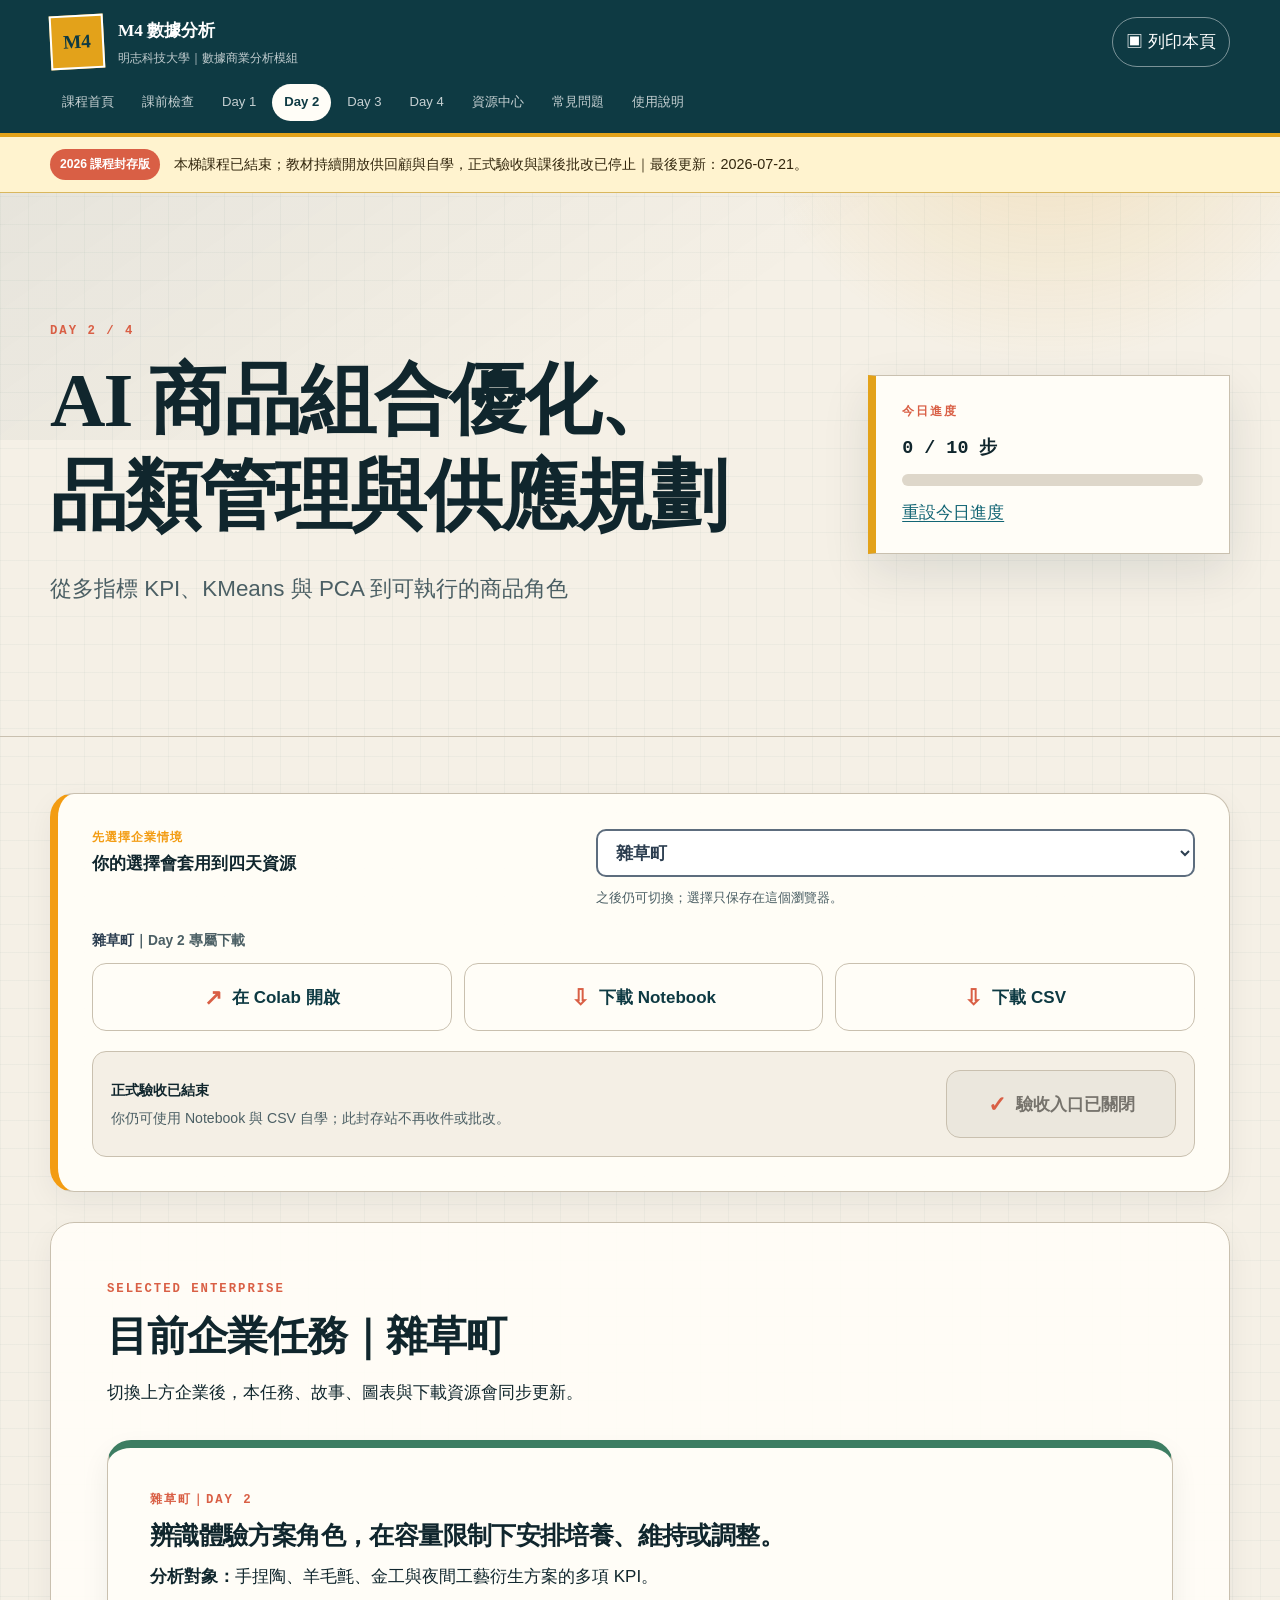
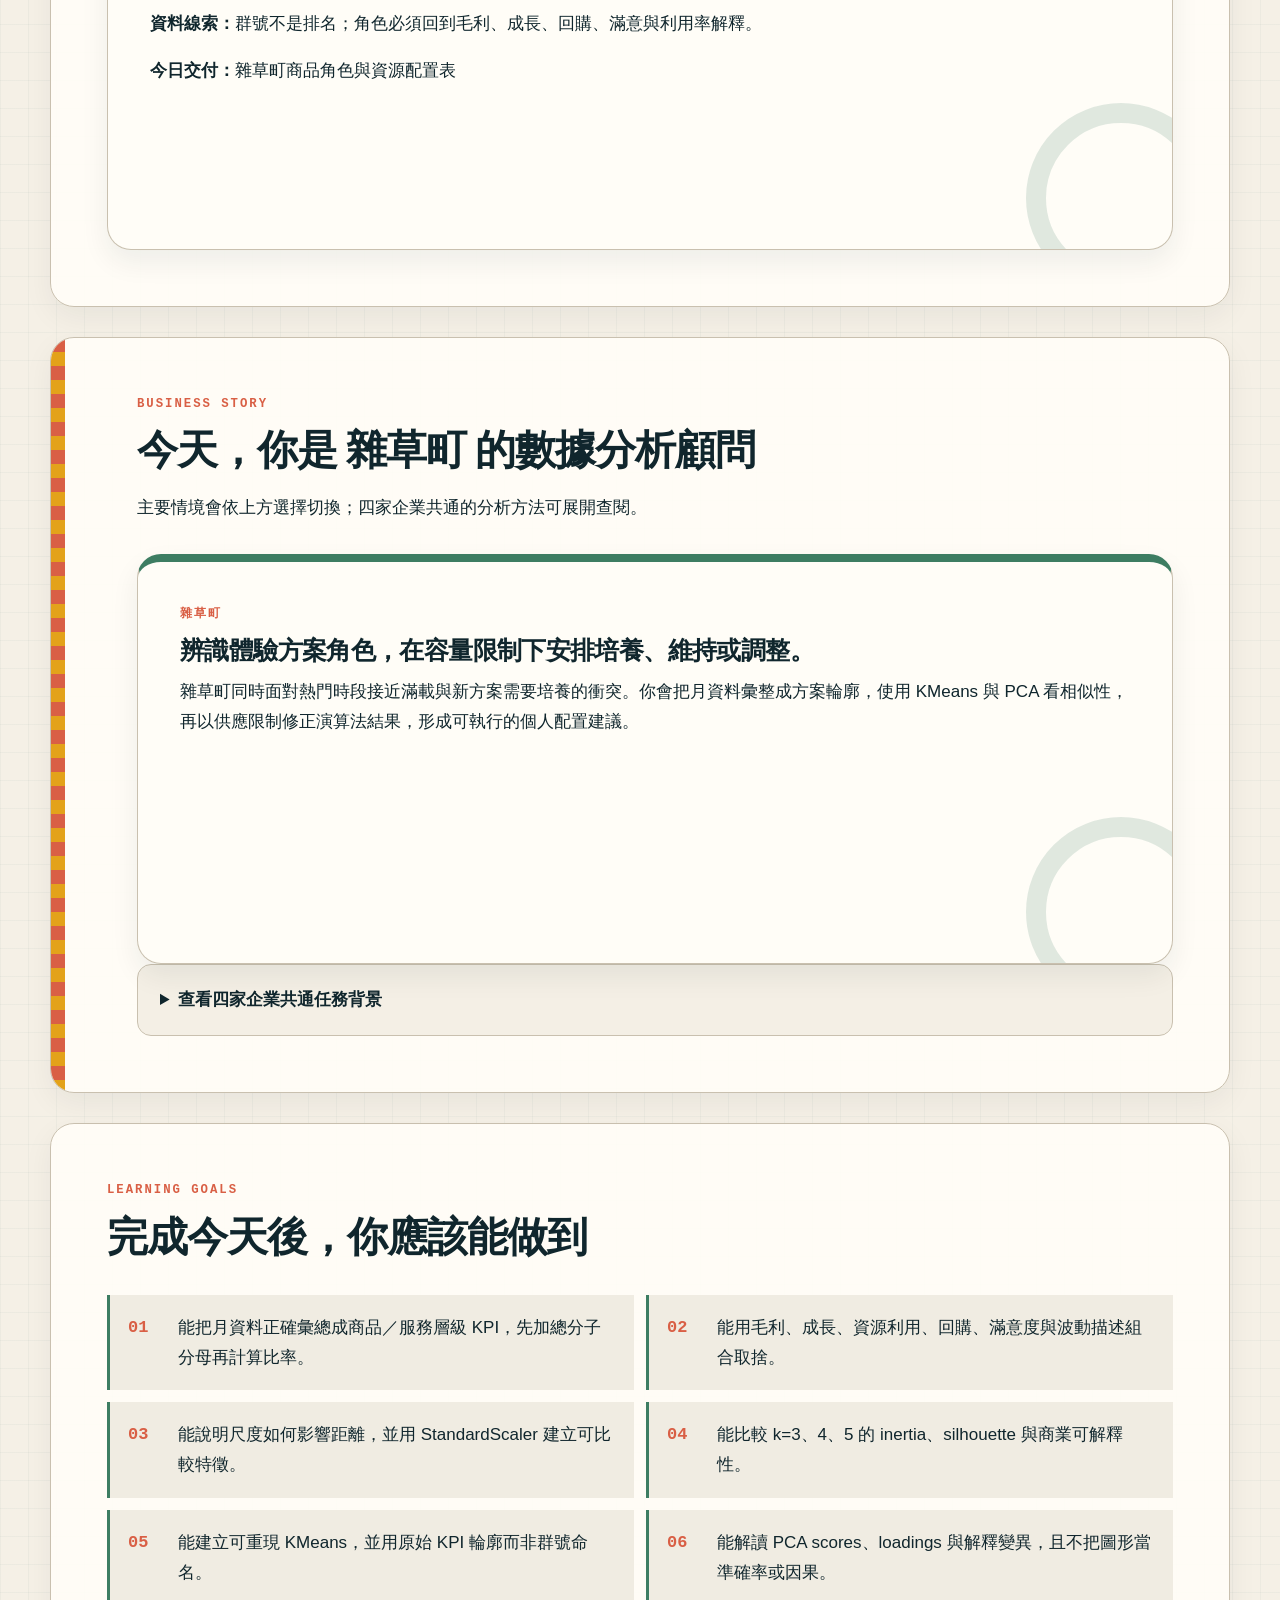
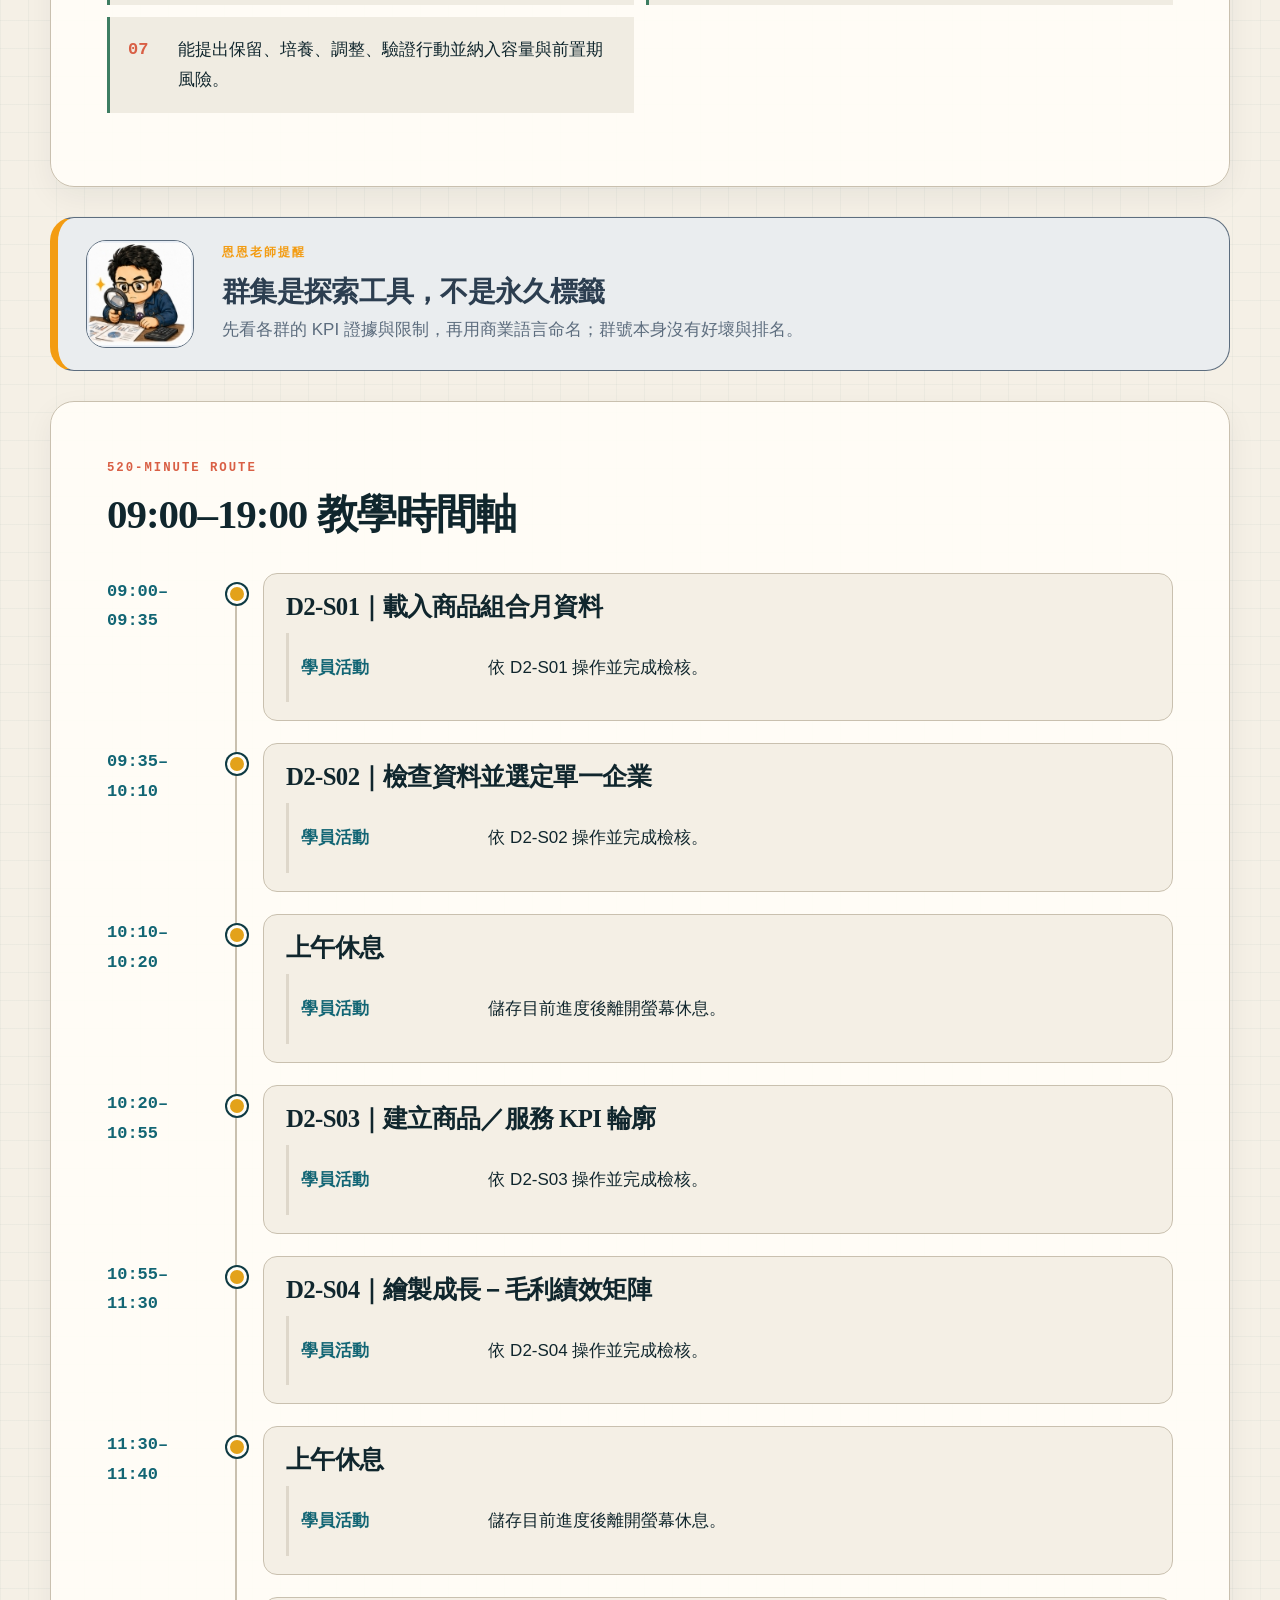
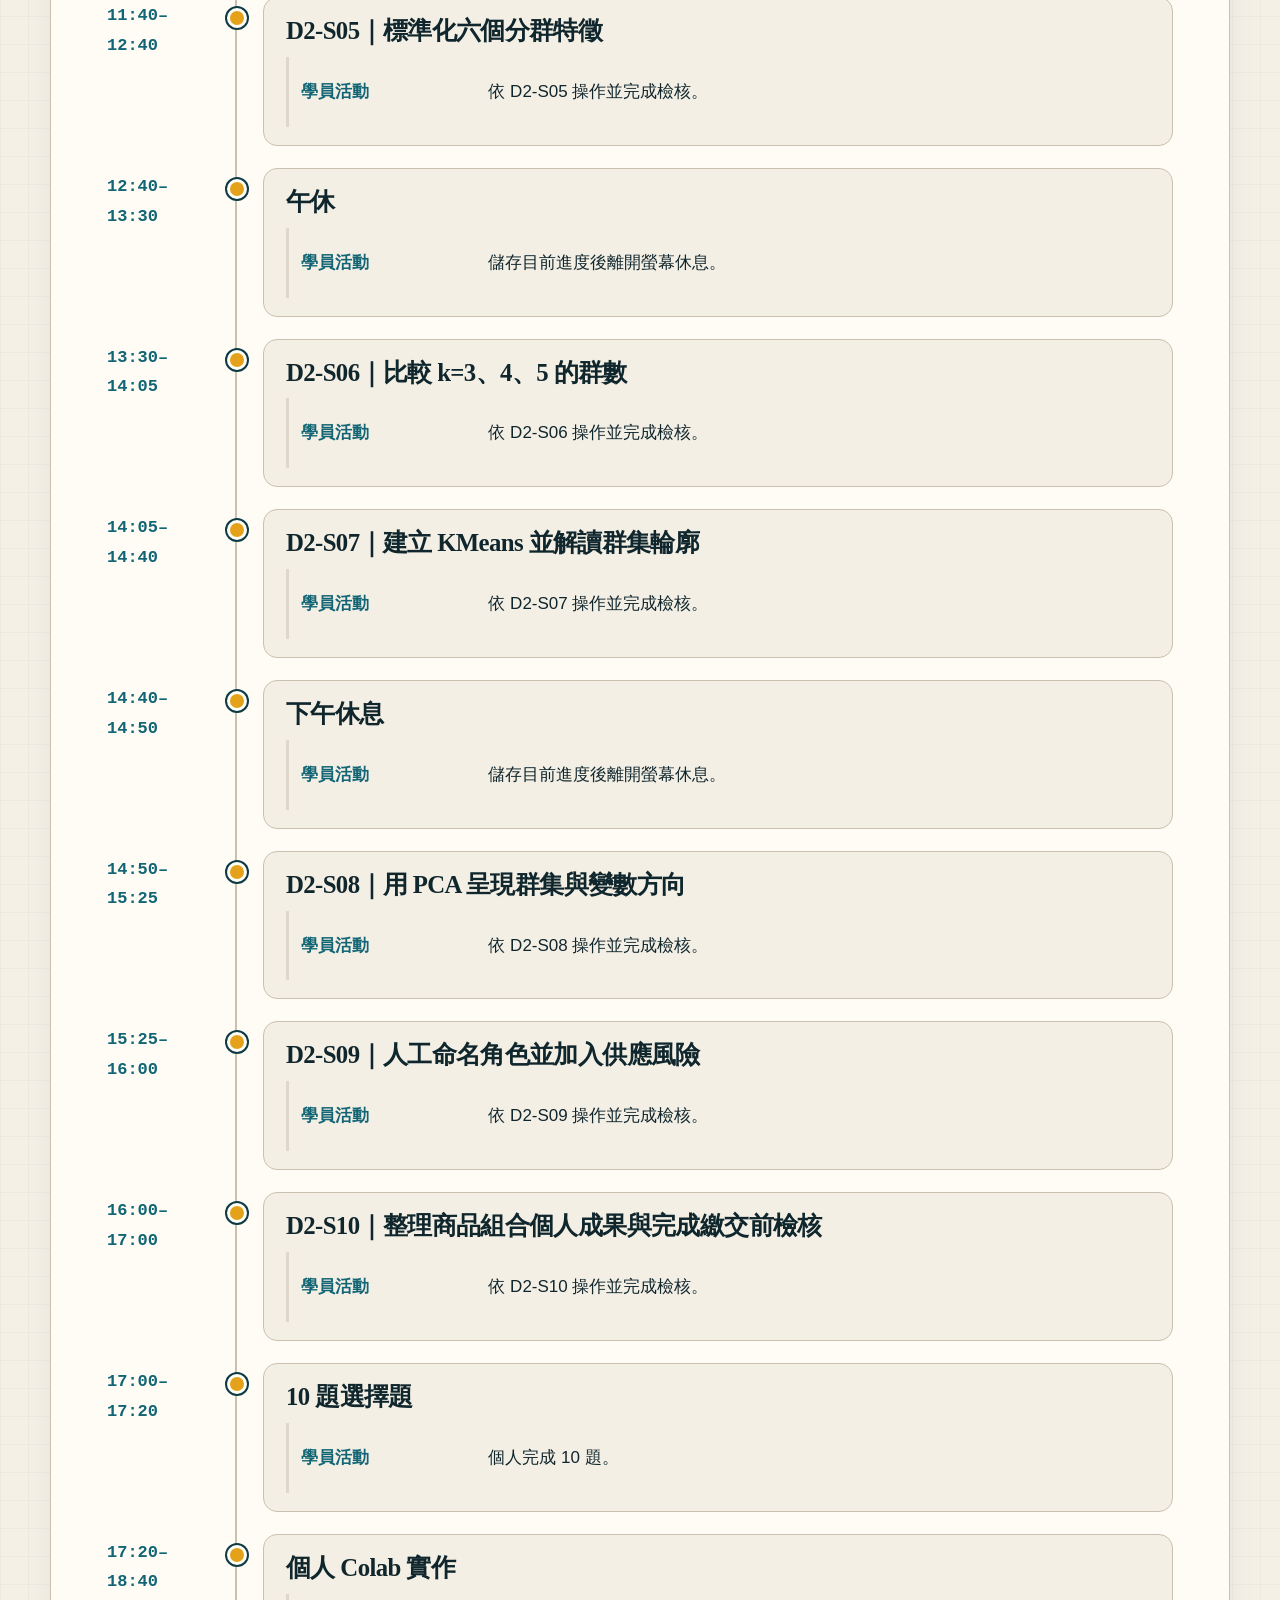
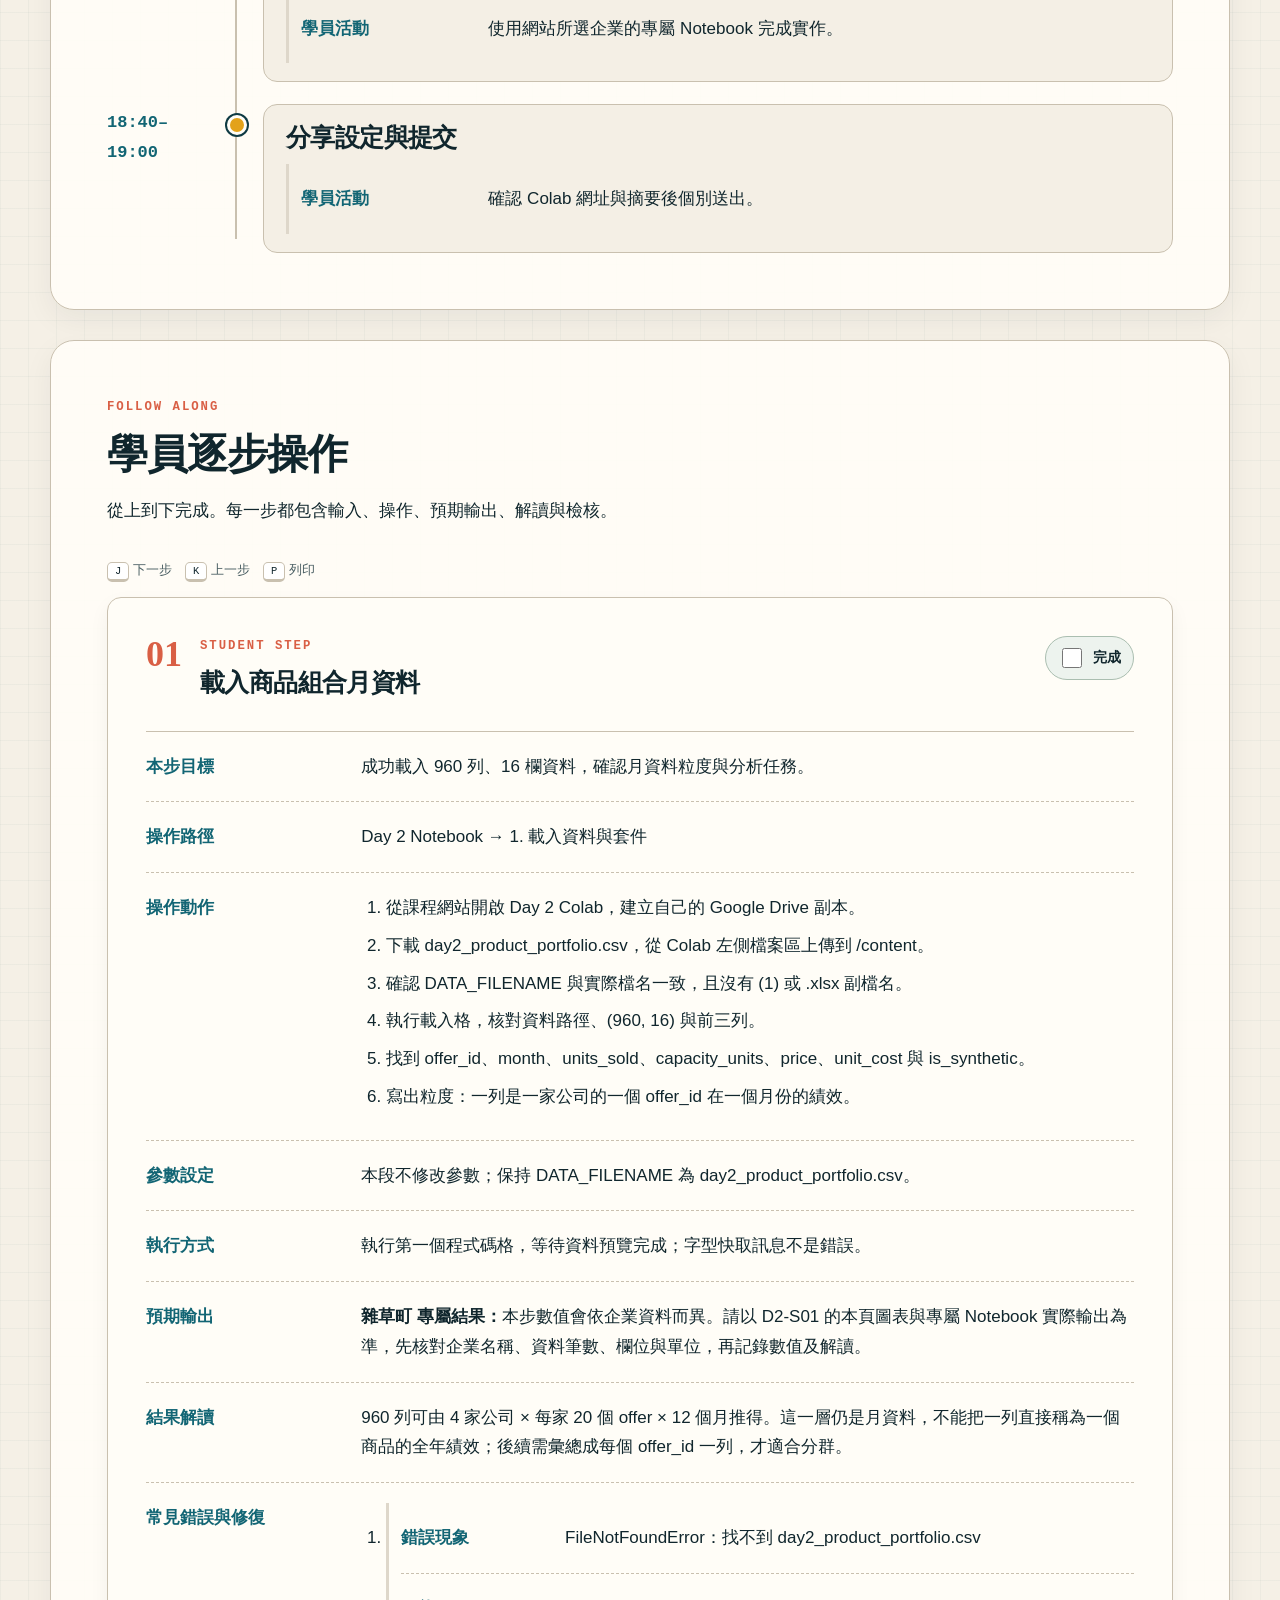
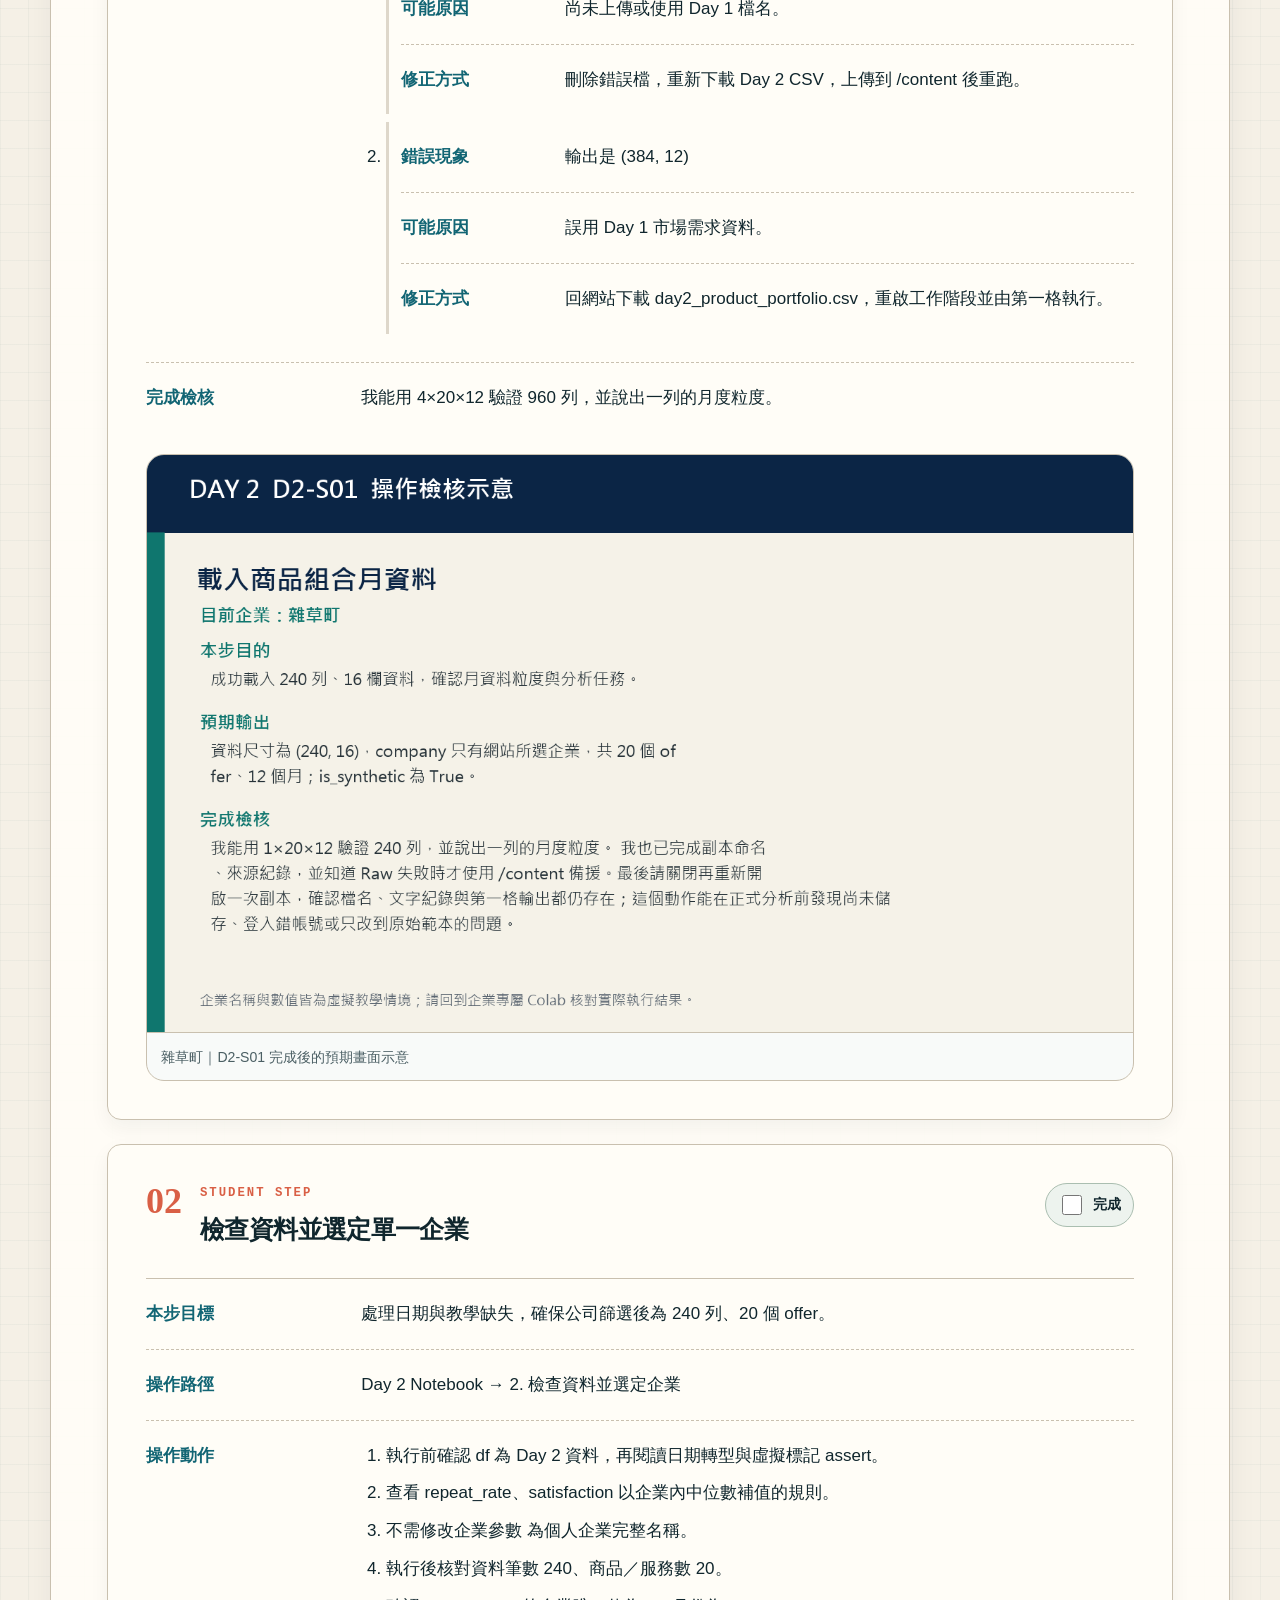
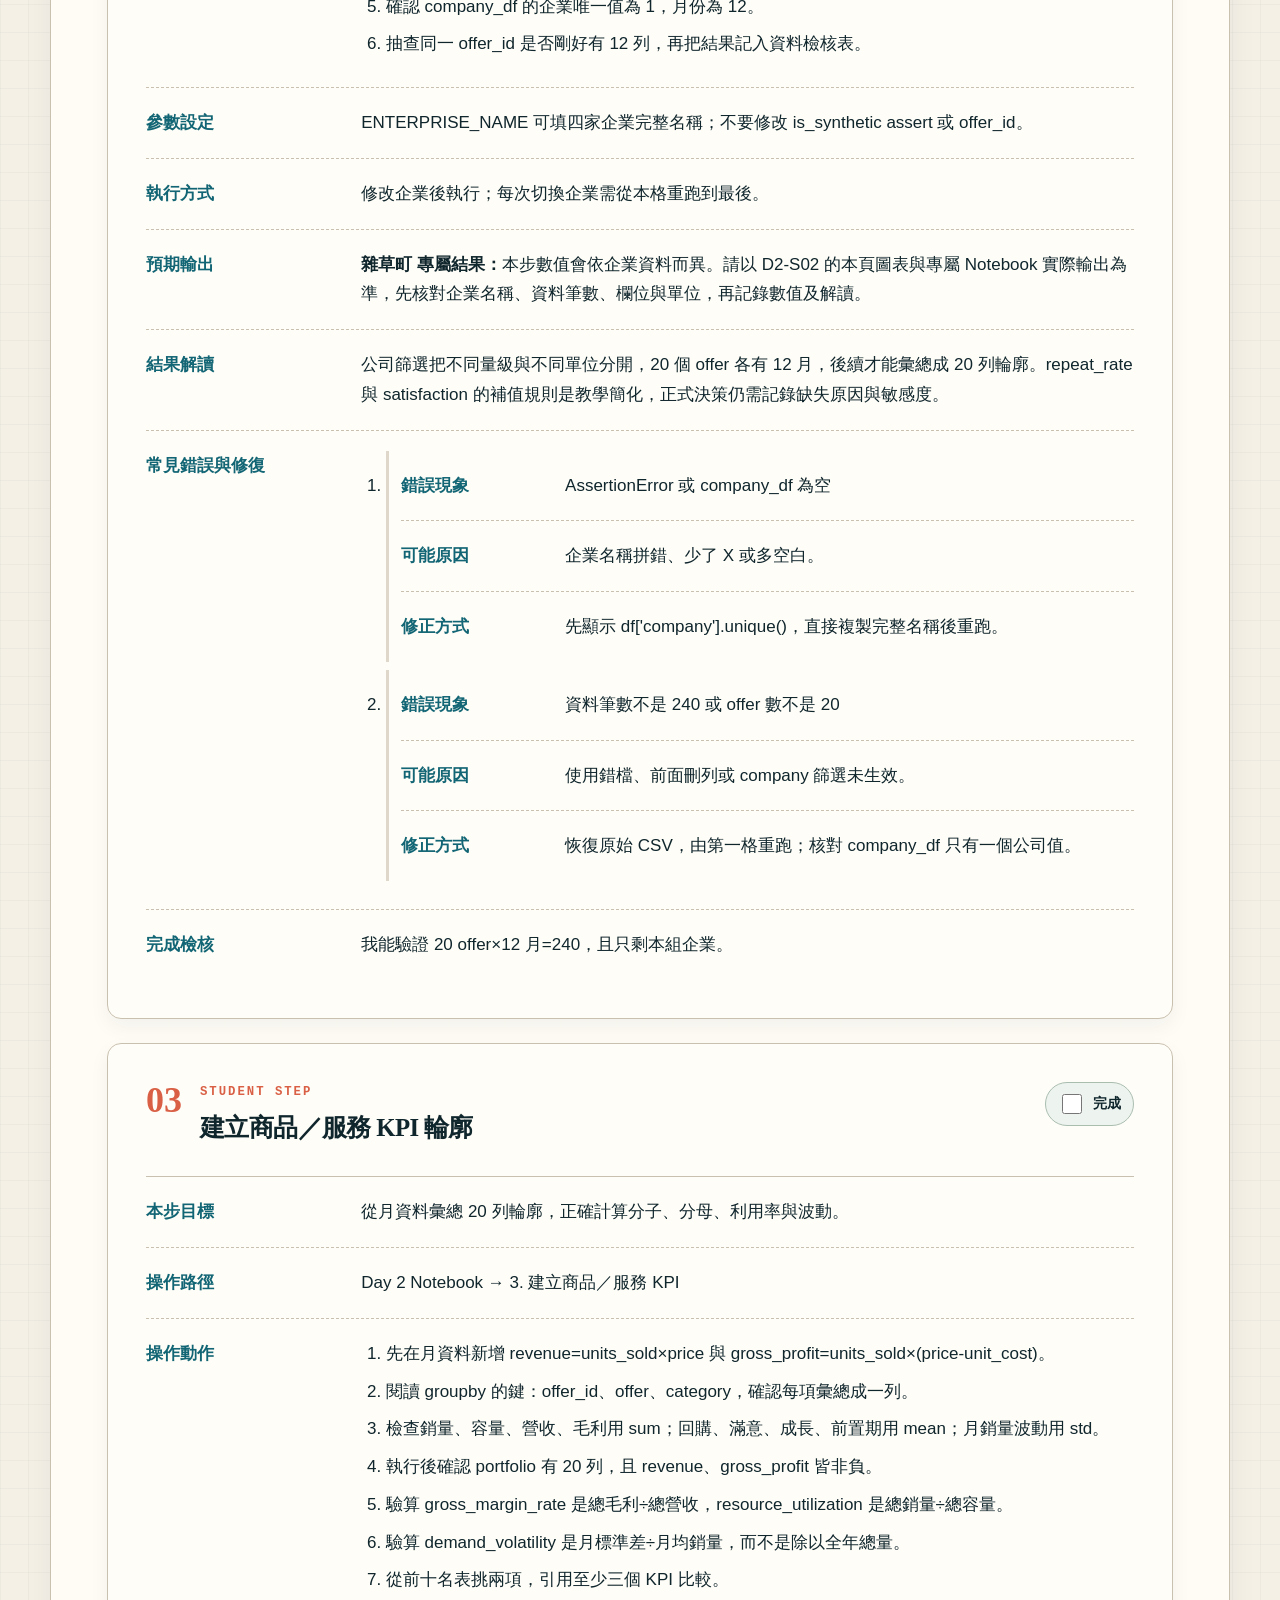
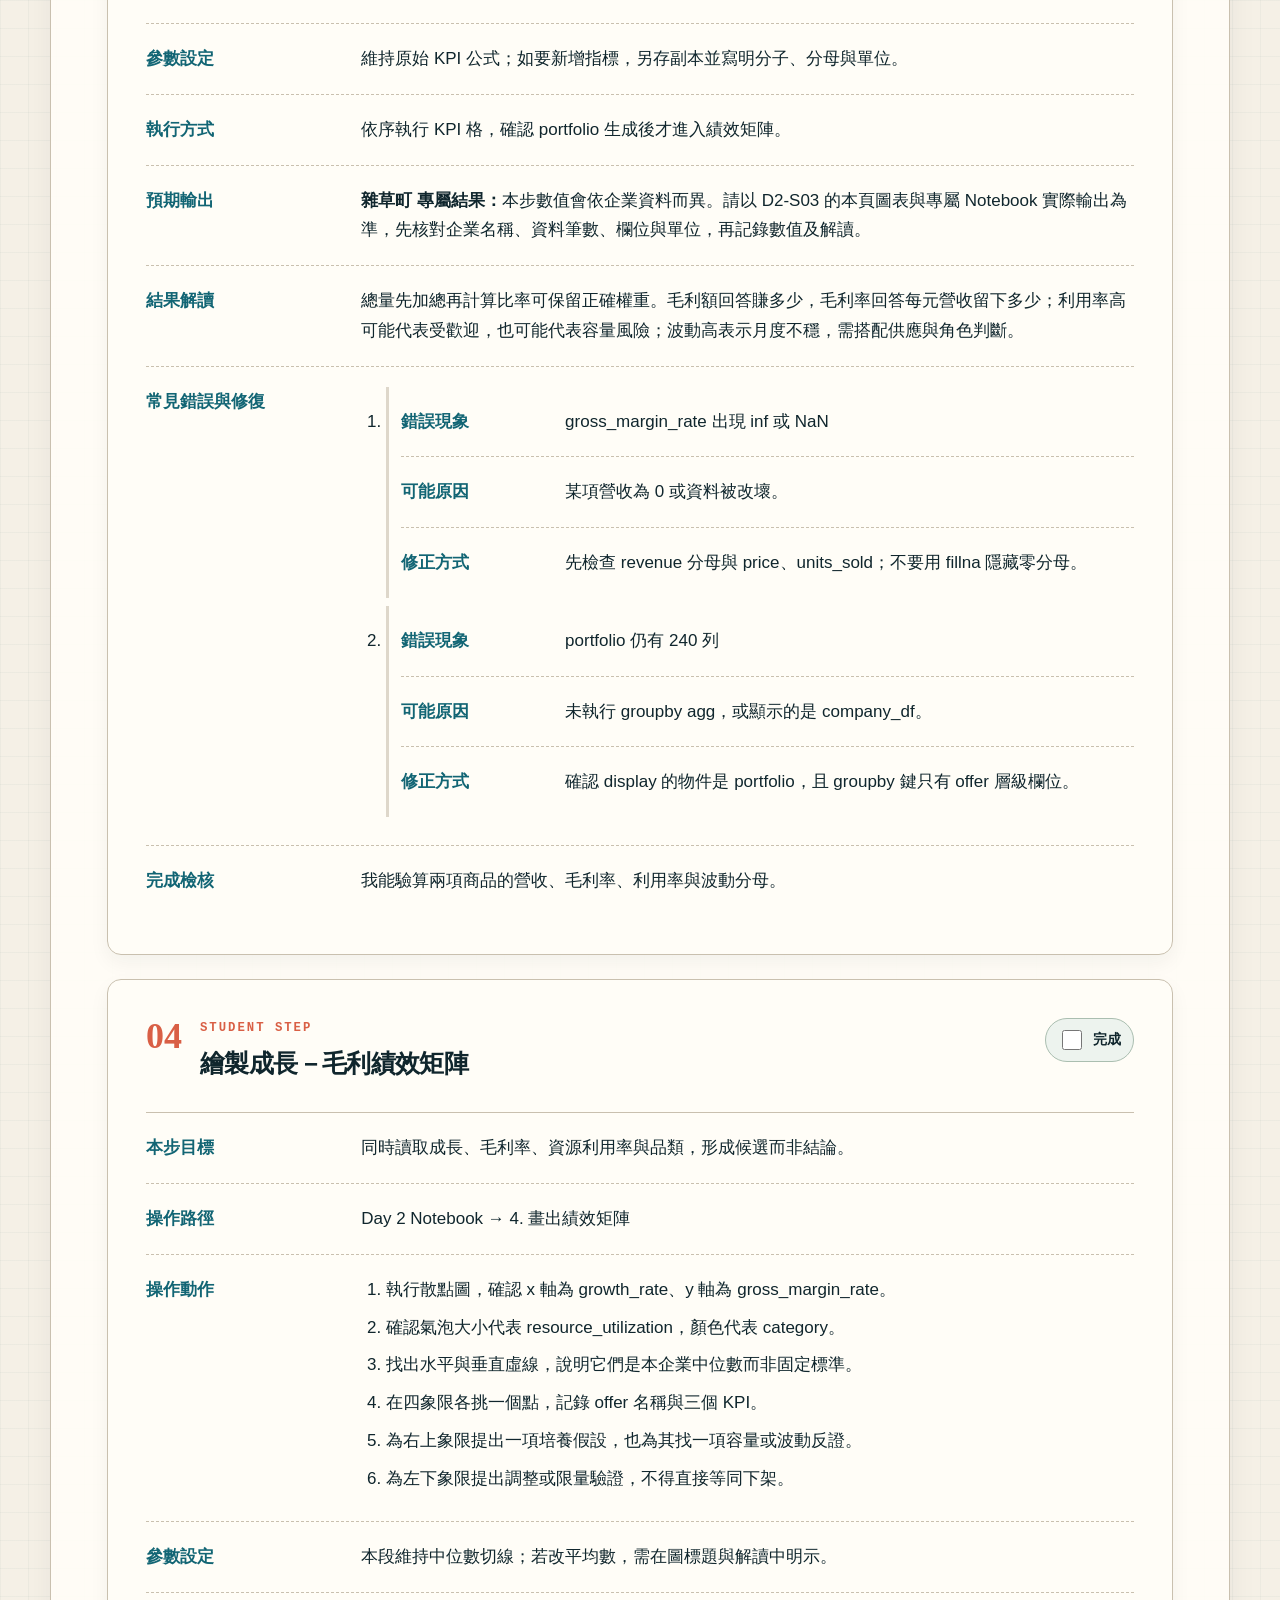
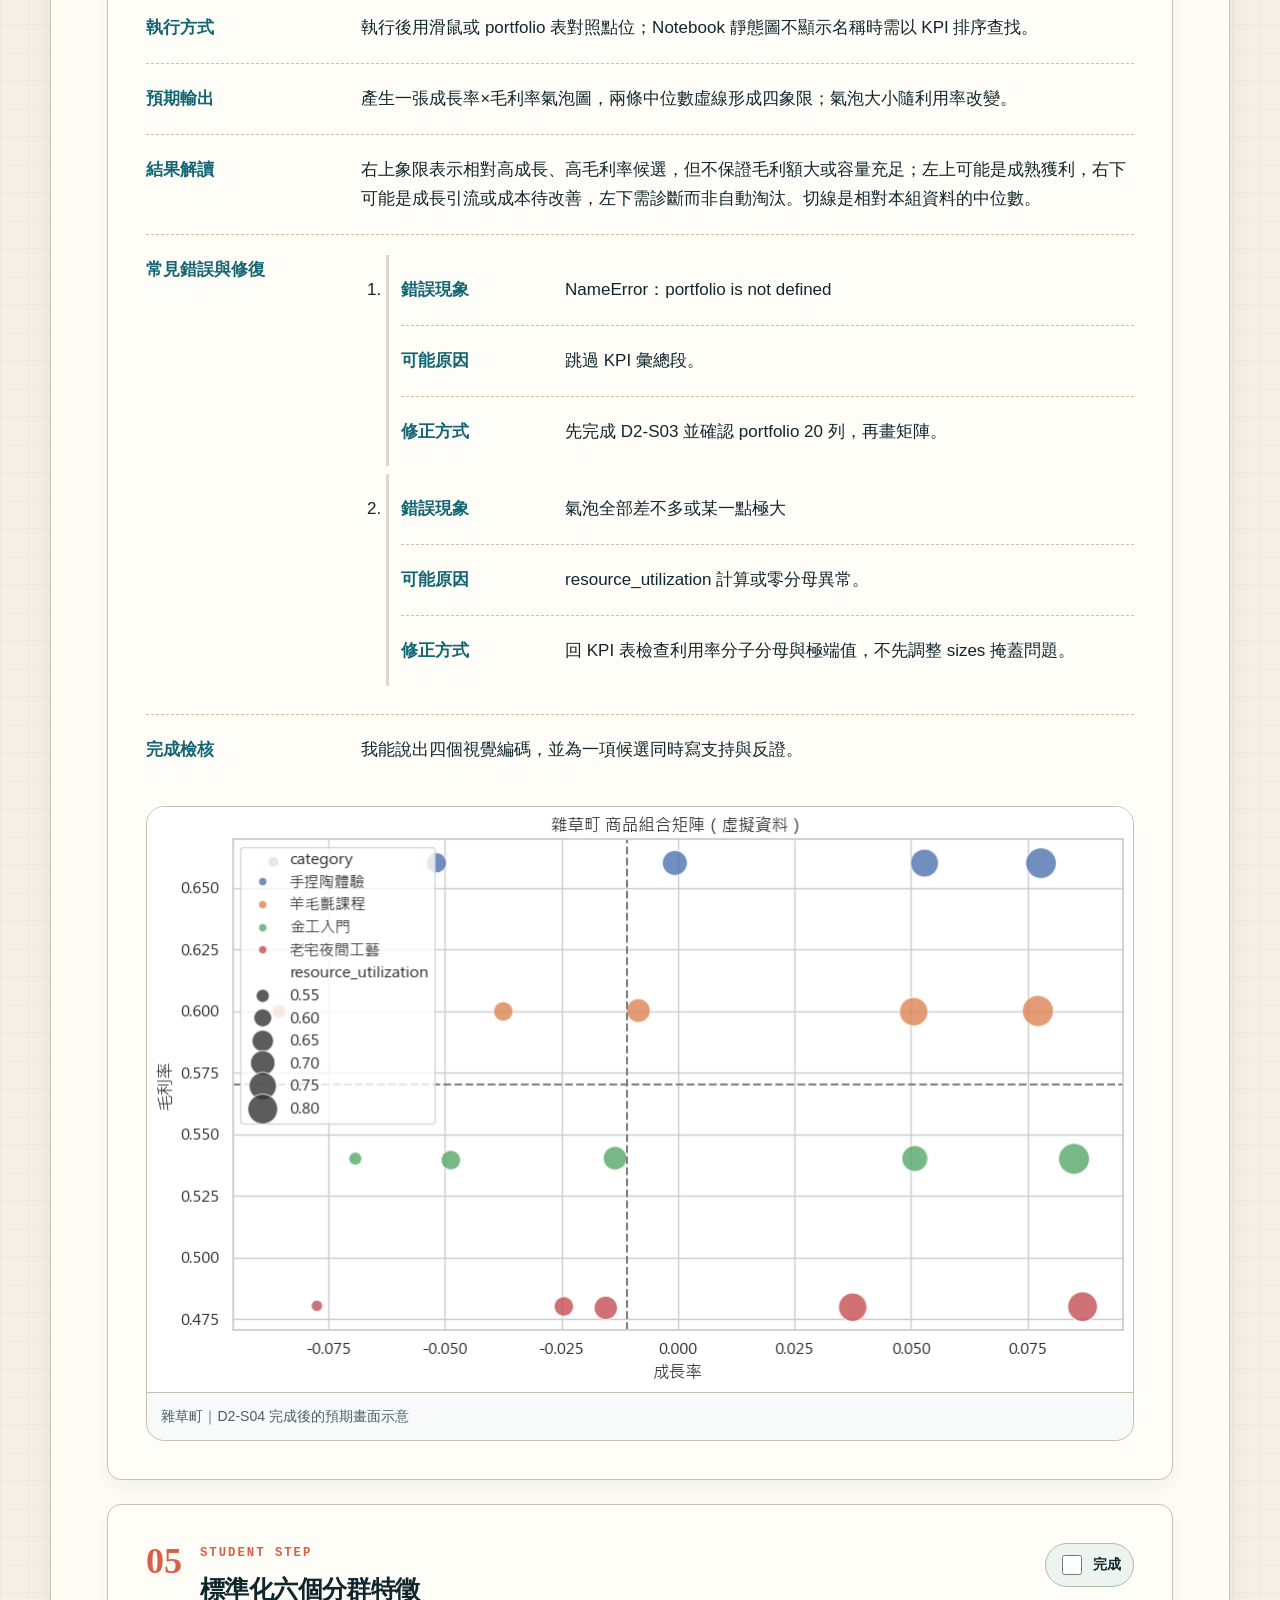
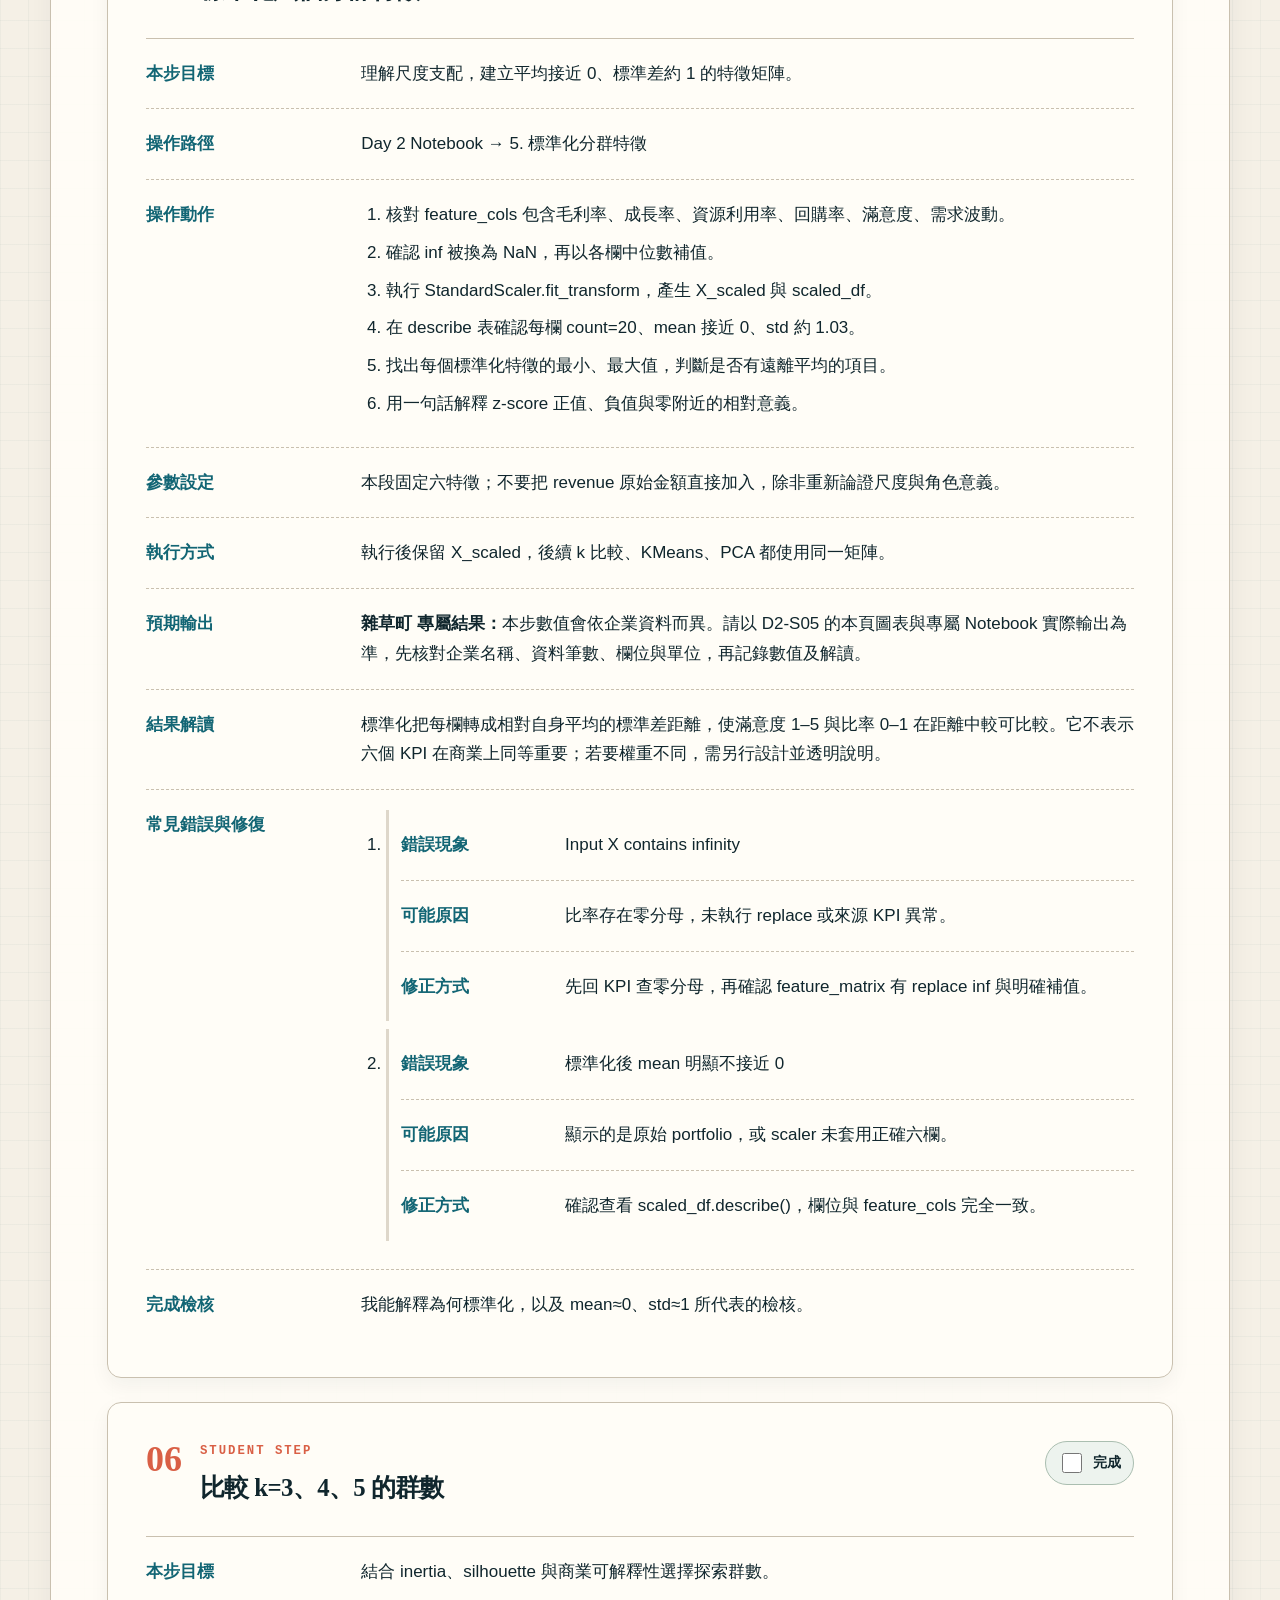
<file: docs/day-2/index.html>
<!doctype html>
<html lang="zh-Hant" data-base-path="/mcut-m4-business-analytics-2026-student/">
<head>
  <meta charset="utf-8">
  <meta name="viewport" content="width=device-width, initial-scale=1">
  <meta name="color-scheme" content="light">
  <meta name="theme-color" content="#0e3a43">
  <meta name="course-progress-schema" content="v1">
  <title>Day 2｜AI 商品組合優化、品類管理與供應規劃｜M4 數據分析</title>
  <meta name="description" content="從多指標 KPI、KMeans 與 PCA 到可執行的商品角色">
  <link rel="canonical" href="https://johnnychao.github.io/mcut-m4-business-analytics-2026-student/day-2/index.html">
  <link rel="icon" href="data:image/svg+xml,%3Csvg xmlns='http://www.w3.org/2000/svg' viewBox='0 0 64 64'%3E%3Crect width='64' height='64' rx='10' fill='%230e3a43'/%3E%3Ctext x='32' y='41' text-anchor='middle' font-family='Georgia' font-size='28' font-weight='700' fill='%23e3a21a'%3EM4%3C/text%3E%3C/svg%3E">
  <link rel="stylesheet" href="../assets/site.css">
  <script src="../assets/app.js" defer></script>
</head>
<body data-page="day" data-day="2">
  <a class="skip-link" href="#main-content">跳到主要內容</a>
  <header class="site-header">
    <div class="brand-row shell">
      <a class="brand" href="../index.html" aria-label="回到課程首頁">
        <span class="brand-mark" aria-hidden="true">M4</span>
        <span><strong>M4 數據分析</strong><small>明志科技大學｜數據商業分析模組</small></span>
      </a>
      <button class="print-button" type="button" data-print><span aria-hidden="true">▣</span> 列印本頁</button>
    </div>
    <nav class="course-nav shell" aria-label="課程主要導覽"><a class="nav-link" href="../index.html">課程首頁</a><a class="nav-link" href="../preflight/index.html">課前檢查</a><a class="nav-link" href="../day-1/index.html">Day 1</a><a class="nav-link is-active" href="index.html" aria-current="page">Day 2</a><a class="nav-link" href="../day-3/index.html">Day 3</a><a class="nav-link" href="../day-4/index.html">Day 4</a><a class="nav-link" href="../resources/index.html">資源中心</a><a class="nav-link" href="../faq/index.html">常見問題</a><a class="nav-link" href="../usage/index.html">使用說明</a></nav>
  </header>
  <aside class="archive-notice" aria-label="課程封存狀態"><div class="shell"><strong>2026 課程封存版</strong><p>本梯課程已結束；教材持續開放供回顧與自學，正式驗收與課後批改已停止｜最後更新：2026-07-21。</p></div></aside>
  <main id="main-content" tabindex="-1">
<section class="day-hero">
  <div class="shell hero-grid">
    <div><p class="day-kicker">DAY 2 / 4</p><h1>AI 商品組合優化、品類管理與供應規劃</h1><p class="hero-subtitle">從多指標 KPI、KMeans 與 PCA 到可執行的商品角色</p></div>
    <aside class="progress-panel" aria-labelledby="progress-label-2">
      <p id="progress-label-2" class="eyebrow">今日進度</p>
      <p class="progress-copy" data-progress-summary data-day="2">0 / 10 步</p>
      <div class="progress-track" role="progressbar" aria-valuemin="0" aria-valuemax="10" aria-valuenow="0" data-progress-bar data-day="2"><span></span></div>
      <button class="text-button" type="button" data-reset-progress data-day="2">重設今日進度</button>
      <div class="completion-state" data-completion-state data-day="2" hidden><img class="completion-illustration" src="../assets/brand/enen-celebrate.png" width="133" height="133" loading="lazy" decoding="async" alt="恩恩老師舉起雙手慶祝完成今日所有步驟"><p><strong>今日步驟完成！</strong><span>今天的自學步驟已完成；請自行保存 Notebook 與成果。</span></p></div>
    </aside>
  </div>
</section>
<div class="shell page-stack">

<section class="day-resource-panel" data-enterprise-scope data-day="2" aria-label="Day 2 企業別教學資源">

<div class="enterprise-selector" data-enterprise-selector>
  <label for="enterprise-day-2"><span>先選擇企業情境</span><strong>你的選擇會套用到四天資源</strong></label>
  <select id="enterprise-day-2" data-enterprise-select aria-describedby="enterprise-day-2-help"><option value="zacao-town">雜草町</option><option value="e-da-development">義大開發</option><option value="shengxiangzhen-genmei">盛香珍 × 亙美質珍</option><option value="formosa-optical">寶島眼鏡</option></select>
  <p id="enterprise-day-2-help">之後仍可切換；選擇只保存在這個瀏覽器。</p>
</div>

  <div class="enterprise-resource-groups"><div class="enterprise-resource-group" data-enterprise-group="zacao-town"><p class="enterprise-resource-title"><span data-enterprise-current>雜草町</span>｜Day 2 專屬下載</p><div class="action-grid" aria-label="雜草町 Day 2 教學資源"><a class="action-button action-colab" href="https://colab.research.google.com/github/johnnychao/mcut-m4-business-analytics-2026-student/blob/main/docs/resources/notebooks/zacao-town/day-2-zacao-town-portfolio-analysis.ipynb" target="_blank" rel="noopener"><span aria-hidden="true">↗</span>在 Colab 開啟</a><a class="action-button action-notebook" href="https://github.com/johnnychao/mcut-m4-business-analytics-2026-student/blob/main/docs/resources/notebooks/zacao-town/day-2-zacao-town-portfolio-analysis.ipynb" target="_blank" rel="noopener"><span aria-hidden="true">⇩</span>下載 Notebook</a><a class="action-button action-csv" href="https://raw.githubusercontent.com/johnnychao/mcut-m4-business-analytics-2026-student/main/docs/resources/data/zacao-town/day-2-zacao-town-product-portfolio.csv" target="_blank" rel="noopener"><span aria-hidden="true">⇩</span>下載 CSV</a></div></div><div class="enterprise-resource-group" data-enterprise-group="e-da-development" hidden><p class="enterprise-resource-title"><span data-enterprise-current>義大開發</span>｜Day 2 專屬下載</p><div class="action-grid" aria-label="義大開發 Day 2 教學資源"><a class="action-button action-colab" href="https://colab.research.google.com/github/johnnychao/mcut-m4-business-analytics-2026-student/blob/main/docs/resources/notebooks/e-da-development/day-2-e-da-development-portfolio-analysis.ipynb" target="_blank" rel="noopener"><span aria-hidden="true">↗</span>在 Colab 開啟</a><a class="action-button action-notebook" href="https://github.com/johnnychao/mcut-m4-business-analytics-2026-student/blob/main/docs/resources/notebooks/e-da-development/day-2-e-da-development-portfolio-analysis.ipynb" target="_blank" rel="noopener"><span aria-hidden="true">⇩</span>下載 Notebook</a><a class="action-button action-csv" href="https://raw.githubusercontent.com/johnnychao/mcut-m4-business-analytics-2026-student/main/docs/resources/data/e-da-development/day-2-e-da-development-product-portfolio.csv" target="_blank" rel="noopener"><span aria-hidden="true">⇩</span>下載 CSV</a></div></div><div class="enterprise-resource-group" data-enterprise-group="shengxiangzhen-genmei" hidden><p class="enterprise-resource-title"><span data-enterprise-current>盛香珍 × 亙美質珍</span>｜Day 2 專屬下載</p><div class="action-grid" aria-label="盛香珍 × 亙美質珍 Day 2 教學資源"><a class="action-button action-colab" href="https://colab.research.google.com/github/johnnychao/mcut-m4-business-analytics-2026-student/blob/main/docs/resources/notebooks/shengxiangzhen-genmei/day-2-shengxiangzhen-genmei-portfolio-analysis.ipynb" target="_blank" rel="noopener"><span aria-hidden="true">↗</span>在 Colab 開啟</a><a class="action-button action-notebook" href="https://github.com/johnnychao/mcut-m4-business-analytics-2026-student/blob/main/docs/resources/notebooks/shengxiangzhen-genmei/day-2-shengxiangzhen-genmei-portfolio-analysis.ipynb" target="_blank" rel="noopener"><span aria-hidden="true">⇩</span>下載 Notebook</a><a class="action-button action-csv" href="https://raw.githubusercontent.com/johnnychao/mcut-m4-business-analytics-2026-student/main/docs/resources/data/shengxiangzhen-genmei/day-2-shengxiangzhen-genmei-product-portfolio.csv" target="_blank" rel="noopener"><span aria-hidden="true">⇩</span>下載 CSV</a></div></div><div class="enterprise-resource-group" data-enterprise-group="formosa-optical" hidden><p class="enterprise-resource-title"><span data-enterprise-current>寶島眼鏡</span>｜Day 2 專屬下載</p><div class="action-grid" aria-label="寶島眼鏡 Day 2 教學資源"><a class="action-button action-colab" href="https://colab.research.google.com/github/johnnychao/mcut-m4-business-analytics-2026-student/blob/main/docs/resources/notebooks/formosa-optical/day-2-formosa-optical-portfolio-analysis.ipynb" target="_blank" rel="noopener"><span aria-hidden="true">↗</span>在 Colab 開啟</a><a class="action-button action-notebook" href="https://github.com/johnnychao/mcut-m4-business-analytics-2026-student/blob/main/docs/resources/notebooks/formosa-optical/day-2-formosa-optical-portfolio-analysis.ipynb" target="_blank" rel="noopener"><span aria-hidden="true">⇩</span>下載 Notebook</a><a class="action-button action-csv" href="https://raw.githubusercontent.com/johnnychao/mcut-m4-business-analytics-2026-student/main/docs/resources/data/formosa-optical/day-2-formosa-optical-product-portfolio.csv" target="_blank" rel="noopener"><span aria-hidden="true">⇩</span>下載 CSV</a></div></div></div>
  <div class="assessment-action is-closed"><p><strong>正式驗收已結束</strong><span>你仍可使用 Notebook 與 CSV 自學；此封存站不再收件或批改。</span></p><span class="action-button is-disabled" aria-disabled="true"><span aria-hidden="true">✓</span>驗收入口已關閉</span></div>
</section>


<section class="section-block enterprise-task-panel" aria-labelledby="enterprise-task-title-2">
  <div class="section-heading"><p class="eyebrow">Selected enterprise</p><h2 id="enterprise-task-title-2">目前企業任務｜<span data-enterprise-current>雜草町</span></h2><p>切換上方企業後，本任務、故事、圖表與下載資源會同步更新。</p></div>
  <div data-enterprise-contexts><article class="course-card day-color-2" data-enterprise-content="zacao-town"><p class="day-kicker">雜草町｜DAY 2</p><h3>辨識體驗方案角色，在容量限制下安排培養、維持或調整。</h3><p><strong>分析對象：</strong>手捏陶、羊毛氈、金工與夜間工藝衍生方案的多項 KPI。</p><p><strong>資料線索：</strong>群號不是排名；角色必須回到毛利、成長、回購、滿意與利用率解釋。</p><p><strong>今日交付：</strong>雜草町商品角色與資源配置表</p></article><article class="course-card day-color-2" data-enterprise-content="e-da-development" hidden><p class="day-kicker">義大開發｜DAY 2</p><h3>替旅遊、票券與服務方案建立角色，平衡獲利、成長與容量。</h3><p><strong>分析對象：</strong>樂園一日票與其他方案的毛利、成長、回購、滿意及利用率。</p><p><strong>資料線索：</strong>利用率高可能是受歡迎，也可能代表服務容量已接近風險線。</p><p><strong>今日交付：</strong>義大開發商品角色與資源配置表</p></article><article class="course-card day-color-2" data-enterprise-content="shengxiangzhen-genmei" hidden><p class="day-kicker">盛香珍 × 亙美質珍｜DAY 2</p><h3>辨識商品角色並配置產能、通路與培養資源。</h3><p><strong>分析對象：</strong>經典小泡芙、聯名禮盒等商品的獲利、成長、回購與產能指標。</p><p><strong>資料線索：</strong>分群只能描述相似輪廓；食品產能、保存與供應風險仍需人工納入。</p><p><strong>今日交付：</strong>盛香珍 × 亙美質珍商品角色與資源配置表</p></article><article class="course-card day-color-2" data-enterprise-content="formosa-optical" hidden><p class="day-kicker">寶島眼鏡｜DAY 2</p><h3>為鏡框與服務方案建立角色，在門市容量限制下配置資源。</h3><p><strong>分析對象：</strong>日常鏡框與其他方案的毛利、成長、回購、滿意與利用率。</p><p><strong>資料線索：</strong>群數指標接近時，要優先考量輪廓是否能說明與能否採取行動。</p><p><strong>今日交付：</strong>寶島眼鏡商品角色與資源配置表</p></article></div>
</section>

  <section class="section-block story-block" aria-labelledby="story-title-2">
    <div class="section-heading"><p class="eyebrow">Business story</p><h2 id="story-title-2">今天，你是 <span data-enterprise-current>雜草町</span> 的數據分析顧問</h2><p>主要情境會依上方選擇切換；四家企業共通的分析方法可展開查閱。</p></div>
    <div class="enterprise-story-groups" data-enterprise-contexts><article class="course-card day-color-2" data-enterprise-content="zacao-town"><p class="day-kicker">雜草町</p><h3>辨識體驗方案角色，在容量限制下安排培養、維持或調整。</h3><p>雜草町同時面對熱門時段接近滿載與新方案需要培養的衝突。你會把月資料彙整成方案輪廓，使用 KMeans 與 PCA 看相似性，再以供應限制修正演算法結果，形成可執行的個人配置建議。</p></article><article class="course-card day-color-2" data-enterprise-content="e-da-development" hidden><p class="day-kicker">義大開發</p><h3>替旅遊、票券與服務方案建立角色，平衡獲利、成長與容量。</h3><p>義大開發的票券、住宿與服務方案各有不同毛利和容量條件，單一排行榜無法回答資源該放哪裡。你會建立標準化 KPI 輪廓、比較群數並人工命名角色，最後把容量風險寫進配置建議。</p></article><article class="course-card day-color-2" data-enterprise-content="shengxiangzhen-genmei" hidden><p class="day-kicker">盛香珍 × 亙美質珍</p><h3>辨識商品角色並配置產能、通路與培養資源。</h3><p>盛香珍 × 亙美質珍必須在常態品、成長品與聯名新品之間分配有限產能。你會將月資料彙整為商品輪廓，使用分群和 PCA 協助閱讀，再以供應限制與至少兩項 KPI 提出角色和行動。</p></article><article class="course-card day-color-2" data-enterprise-content="formosa-optical" hidden><p class="day-kicker">寶島眼鏡</p><h3>為鏡框與服務方案建立角色，在門市容量限制下配置資源。</h3><p>寶島眼鏡同時經營鏡框、驗配與會員服務，熱門方案可能推高門市利用率並影響體驗。你會建立多指標輪廓、比較群數、閱讀 PCA，再把角色命名與門市容量證據連在一起。</p></article></div>
    <details class="shared-story-details"><summary>查看四家企業共通任務背景</summary><div class="story-copy"><p>星期二上午九點，虛構的跨企業產品決策中心召開資源會議（以下企業、資料與結論皆為虛構教學用途）。營運主管林若晴把一張寫著「今天十七點前定案」的卡片放上桌：公司不只一項商品，有限預算、場地與人力到底要分給誰？雜草町有二十個課程方案，有些報名多卻逼近場地上限，有些毛利不差但再訪低；義大的企劃經理陳柏宇面對購物、飯店與樂園套票，擔心只看營收會把高成本方案誤認為明星，也怕熱門方案超過房晚容量；盛香珍X亙美質珍的品牌企業部門要在口味、包裝與通路組合間取捨，希望分辨引流、獲利、培養與限量測試角色；寶島眼鏡的會員經理則提醒，鏡框、鏡片、驗配服務與會員方案不能都用庫存週轉衡量，服務還要看時段與人力利用率。</p><p>衝突很快浮上檯面。財務按毛利額排序，行銷看成長率，營運看容量利用率，顧客企業部門則看滿意度與回購率；四張排行榜各有道理，卻導向不同資源配置。資料分析師許安庭提出三項資料線索：第一，各方案有十二個月的營收、成本與銷量，可先算出毛利與成長；第二，容量、回購、滿意度與需求波動揭露單看營收看不到的風險；第三，指標尺度差異很大，若不標準化，數字較大的變數會主導距離。她也提醒，KMeans 只把輪廓相近的項目放在一起，cluster 0 不是第一名；群數、尺度與亂數種子都可能改變結果。</p><p>你的任務是先把月資料彙總成每家公司二十個商品或服務輪廓，建立成長－毛利矩陣，再標準化六項特徵，比較 k=3、4、5 的 inertia 與 silhouette，使用固定種子完成 KMeans，最後回到原始 KPI 解讀群集。PCA 只用來把六維資料壓縮成二維地圖，協助觀察相似性與離群位置；它不會替群集命名，也不能證明某項指標造成績效。十七點前的交付物是一份二十列「商品角色與資源配置表」，每列要有群號、人工角色、建議行動、營收、毛利、成長、利用率與供應風險。你可以不同意演算法，但每次調整都必須引用至少一個數據指標與一項企業限制，讓財務、行銷與營運都能質疑、重跑並共同決策。</p></div></details>
  </section>
  <section class="section-block objectives-block" aria-labelledby="objectives-title-2">
    <div class="section-heading"><p class="eyebrow">Learning goals</p><h2 id="objectives-title-2">完成今天後，你應該能做到</h2></div>
    <ol class="objective-list"><li><p>能把月資料正確彙總成商品／服務層級 KPI，先加總分子分母再計算比率。</p></li><li><p>能用毛利、成長、資源利用、回購、滿意度與波動描述組合取捨。</p></li><li><p>能說明尺度如何影響距離，並用 StandardScaler 建立可比較特徵。</p></li><li><p>能比較 k=3、4、5 的 inertia、silhouette 與商業可解釋性。</p></li><li><p>能建立可重現 KMeans，並用原始 KPI 輪廓而非群號命名。</p></li><li><p>能解讀 PCA scores、loadings 與解釋變異，且不把圖形當準確率或因果。</p></li><li><p>能提出保留、培養、調整、驗證行動並納入容量與前置期風險。</p></li></ol>
  </section>

<aside class="tutor-tip" aria-labelledby="tutor-tip-title-2">
  <img class="tutor-tip-illustration" src="../assets/brand/enen-review-evidence.png" width="133" height="133" loading="lazy" decoding="async" alt="恩恩老師用放大鏡逐筆檢查分析證據">
  <div><p class="eyebrow">恩恩老師提醒</p><h2 id="tutor-tip-title-2">群集是探索工具，不是永久標籤</h2><p>先看各群的 KPI 證據與限制，再用商業語言命名；群號本身沒有好壞與排名。</p></div>
</aside>

  <section class="section-block" aria-labelledby="timeline-title-2">
    <div class="section-heading"><p class="eyebrow">520-minute route</p><h2 id="timeline-title-2">09:00–19:00 教學時間軸</h2></div>
    <ol class="timeline"><li class="timeline-item"><div class="timeline-time">09:00–09:35</div><div class="timeline-card"><h3>D2-S01｜載入商品組合月資料</h3><dl class="field-list nested"><div class="field-row"><dt>學員活動</dt><dd><p>依 D2-S01 操作並完成檢核。</p></dd></div></dl></div></li><li class="timeline-item"><div class="timeline-time">09:35–10:10</div><div class="timeline-card"><h3>D2-S02｜檢查資料並選定單一企業</h3><dl class="field-list nested"><div class="field-row"><dt>學員活動</dt><dd><p>依 D2-S02 操作並完成檢核。</p></dd></div></dl></div></li><li class="timeline-item"><div class="timeline-time">10:10–10:20</div><div class="timeline-card"><h3>上午休息</h3><dl class="field-list nested"><div class="field-row"><dt>學員活動</dt><dd><p>儲存目前進度後離開螢幕休息。</p></dd></div></dl></div></li><li class="timeline-item"><div class="timeline-time">10:20–10:55</div><div class="timeline-card"><h3>D2-S03｜建立商品／服務 KPI 輪廓</h3><dl class="field-list nested"><div class="field-row"><dt>學員活動</dt><dd><p>依 D2-S03 操作並完成檢核。</p></dd></div></dl></div></li><li class="timeline-item"><div class="timeline-time">10:55–11:30</div><div class="timeline-card"><h3>D2-S04｜繪製成長－毛利績效矩陣</h3><dl class="field-list nested"><div class="field-row"><dt>學員活動</dt><dd><p>依 D2-S04 操作並完成檢核。</p></dd></div></dl></div></li><li class="timeline-item"><div class="timeline-time">11:30–11:40</div><div class="timeline-card"><h3>上午休息</h3><dl class="field-list nested"><div class="field-row"><dt>學員活動</dt><dd><p>儲存目前進度後離開螢幕休息。</p></dd></div></dl></div></li><li class="timeline-item"><div class="timeline-time">11:40–12:40</div><div class="timeline-card"><h3>D2-S05｜標準化六個分群特徵</h3><dl class="field-list nested"><div class="field-row"><dt>學員活動</dt><dd><p>依 D2-S05 操作並完成檢核。</p></dd></div></dl></div></li><li class="timeline-item"><div class="timeline-time">12:40–13:30</div><div class="timeline-card"><h3>午休</h3><dl class="field-list nested"><div class="field-row"><dt>學員活動</dt><dd><p>儲存目前進度後離開螢幕休息。</p></dd></div></dl></div></li><li class="timeline-item"><div class="timeline-time">13:30–14:05</div><div class="timeline-card"><h3>D2-S06｜比較 k=3、4、5 的群數</h3><dl class="field-list nested"><div class="field-row"><dt>學員活動</dt><dd><p>依 D2-S06 操作並完成檢核。</p></dd></div></dl></div></li><li class="timeline-item"><div class="timeline-time">14:05–14:40</div><div class="timeline-card"><h3>D2-S07｜建立 KMeans 並解讀群集輪廓</h3><dl class="field-list nested"><div class="field-row"><dt>學員活動</dt><dd><p>依 D2-S07 操作並完成檢核。</p></dd></div></dl></div></li><li class="timeline-item"><div class="timeline-time">14:40–14:50</div><div class="timeline-card"><h3>下午休息</h3><dl class="field-list nested"><div class="field-row"><dt>學員活動</dt><dd><p>儲存目前進度後離開螢幕休息。</p></dd></div></dl></div></li><li class="timeline-item"><div class="timeline-time">14:50–15:25</div><div class="timeline-card"><h3>D2-S08｜用 PCA 呈現群集與變數方向</h3><dl class="field-list nested"><div class="field-row"><dt>學員活動</dt><dd><p>依 D2-S08 操作並完成檢核。</p></dd></div></dl></div></li><li class="timeline-item"><div class="timeline-time">15:25–16:00</div><div class="timeline-card"><h3>D2-S09｜人工命名角色並加入供應風險</h3><dl class="field-list nested"><div class="field-row"><dt>學員活動</dt><dd><p>依 D2-S09 操作並完成檢核。</p></dd></div></dl></div></li><li class="timeline-item"><div class="timeline-time">16:00–17:00</div><div class="timeline-card"><h3>D2-S10｜整理商品組合個人成果與完成繳交前檢核</h3><dl class="field-list nested"><div class="field-row"><dt>學員活動</dt><dd><p>依 D2-S10 操作並完成檢核。</p></dd></div></dl></div></li><li class="timeline-item"><div class="timeline-time">17:00–17:20</div><div class="timeline-card"><h3>10 題選擇題</h3><dl class="field-list nested"><div class="field-row"><dt>學員活動</dt><dd><p>個人完成 10 題。</p></dd></div></dl></div></li><li class="timeline-item"><div class="timeline-time">17:20–18:40</div><div class="timeline-card"><h3>個人 Colab 實作</h3><dl class="field-list nested"><div class="field-row"><dt>學員活動</dt><dd><p>使用網站所選企業的專屬 Notebook 完成實作。</p></dd></div></dl></div></li><li class="timeline-item"><div class="timeline-time">18:40–19:00</div><div class="timeline-card"><h3>分享設定與提交</h3><dl class="field-list nested"><div class="field-row"><dt>學員活動</dt><dd><p>確認 Colab 網址與摘要後個別送出。</p></dd></div></dl></div></li></ol>
  </section>
  <section class="section-block steps-section" aria-labelledby="steps-title-2">
    <div class="section-heading"><p class="eyebrow">Follow along</p><h2 id="steps-title-2">學員逐步操作</h2><p>從上到下完成。每一步都包含輸入、操作、預期輸出、解讀與檢核。</p></div>
    <div class="keyboard-hint" aria-label="鍵盤操作提示"><kbd>J</kbd> 下一步　<kbd>K</kbd> 上一步　<kbd>P</kbd> 列印</div>
    <div class="step-list">
<article class="step-card" id="D2-S01" tabindex="-1" data-step-card>
  <div class="step-heading">
    <span class="step-number" aria-hidden="true">01</span>
    <div><p class="eyebrow">Student step</p><h3>載入商品組合月資料</h3></div>
    <label class="progress-check"><input type="checkbox" data-progress-checkbox data-day="2" data-step="D2-S01"><span>完成</span></label>
  </div>
  <dl class="field-list"><div class="field-row"><dt>本步目標</dt><dd><p>成功載入 960 列、16 欄資料，確認月資料粒度與分析任務。</p></dd></div><div class="field-row"><dt>操作路徑</dt><dd><p>Day 2 Notebook → 1. 載入資料與套件</p></dd></div><div class="field-row"><dt>操作動作</dt><dd><ol class="content-list"><li><p>從課程網站開啟 Day 2 Colab，建立自己的 Google Drive 副本。</p></li><li><p>下載 day2_product_portfolio.csv，從 Colab 左側檔案區上傳到 /content。</p></li><li><p>確認 DATA_FILENAME 與實際檔名一致，且沒有 (1) 或 .xlsx 副檔名。</p></li><li><p>執行載入格，核對資料路徑、(960, 16) 與前三列。</p></li><li><p>找到 offer_id、month、units_sold、capacity_units、price、unit_cost 與 is_synthetic。</p></li><li><p>寫出粒度：一列是一家公司的一個 offer_id 在一個月份的績效。</p></li></ol></dd></div><div class="field-row"><dt>參數設定</dt><dd><p>本段不修改參數；保持 DATA_FILENAME 為 day2_product_portfolio.csv。</p></dd></div><div class="field-row"><dt>執行方式</dt><dd><p>執行第一個程式碼格，等待資料預覽完成；字型快取訊息不是錯誤。</p></dd></div><div class="field-row"><dt>預期輸出</dt><dd><p class="enterprise-output-note" data-enterprise-sensitive-note><strong><span data-enterprise-current>雜草町</span> 專屬結果：</strong>本步數值會依企業資料而異。請以 D2-S01 的本頁圖表與專屬 Notebook 實際輸出為準，先核對企業名稱、資料筆數、欄位與單位，再記錄數值及解讀。</p></dd></div><div class="field-row"><dt>結果解讀</dt><dd><p>960 列可由 4 家公司 × 每家 20 個 offer × 12 個月推得。這一層仍是月資料，不能把一列直接稱為一個商品的全年績效；後續需彙總成每個 offer_id 一列，才適合分群。</p></dd></div><div class="field-row"><dt>常見錯誤與修復</dt><dd><ol class="content-list"><li><dl class="field-list nested"><div class="field-row"><dt>錯誤現象</dt><dd><p>FileNotFoundError：找不到 day2_product_portfolio.csv</p></dd></div><div class="field-row"><dt>可能原因</dt><dd><p>尚未上傳或使用 Day 1 檔名。</p></dd></div><div class="field-row"><dt>修正方式</dt><dd><p>刪除錯誤檔，重新下載 Day 2 CSV，上傳到 /content 後重跑。</p></dd></div></dl></li><li><dl class="field-list nested"><div class="field-row"><dt>錯誤現象</dt><dd><p>輸出是 (384, 12)</p></dd></div><div class="field-row"><dt>可能原因</dt><dd><p>誤用 Day 1 市場需求資料。</p></dd></div><div class="field-row"><dt>修正方式</dt><dd><p>回網站下載 day2_product_portfolio.csv，重啟工作階段並由第一格執行。</p></dd></div></dl></li></ol></dd></div><div class="field-row"><dt>完成檢核</dt><dd><p>我能用 4×20×12 驗證 960 列，並說出一列的月度粒度。</p></dd></div></dl>
  <figure class="output-figure" data-enterprise-figure data-figure-day="2" data-figure-step="D2-S01"><img loading="lazy" decoding="async" src="../assets/figures/zacao-town/day-2/D2-S01.png" data-enterprise-src-template="../assets/figures/{enterprise}/day-2/D2-S01.png" data-figure-day="2" data-figure-step="D2-S01" alt="雜草町 Day 2 D2-S01 完成後的 Colab 輸出或操作檢核示意"><figcaption><span data-enterprise-current>雜草町</span>｜D2-S01 完成後的預期畫面示意</figcaption></figure>
</article>

<article class="step-card" id="D2-S02" tabindex="-1" data-step-card>
  <div class="step-heading">
    <span class="step-number" aria-hidden="true">02</span>
    <div><p class="eyebrow">Student step</p><h3>檢查資料並選定單一企業</h3></div>
    <label class="progress-check"><input type="checkbox" data-progress-checkbox data-day="2" data-step="D2-S02"><span>完成</span></label>
  </div>
  <dl class="field-list"><div class="field-row"><dt>本步目標</dt><dd><p>處理日期與教學缺失，確保公司篩選後為 240 列、20 個 offer。</p></dd></div><div class="field-row"><dt>操作路徑</dt><dd><p>Day 2 Notebook → 2. 檢查資料並選定企業</p></dd></div><div class="field-row"><dt>操作動作</dt><dd><ol class="content-list"><li><p>執行前確認 df 為 Day 2 資料，再閱讀日期轉型與虛擬標記 assert。</p></li><li><p>查看 repeat_rate、satisfaction 以企業內中位數補值的規則。</p></li><li><p>不需修改企業參數 為個人企業完整名稱。</p></li><li><p>執行後核對資料筆數 240、商品／服務數 20。</p></li><li><p>確認 company_df 的企業唯一值為 1，月份為 12。</p></li><li><p>抽查同一 offer_id 是否剛好有 12 列，再把結果記入資料檢核表。</p></li></ol></dd></div><div class="field-row"><dt>參數設定</dt><dd><p>ENTERPRISE_NAME 可填四家企業完整名稱；不要修改 is_synthetic assert 或 offer_id。</p></dd></div><div class="field-row"><dt>執行方式</dt><dd><p>修改企業後執行；每次切換企業需從本格重跑到最後。</p></dd></div><div class="field-row"><dt>預期輸出</dt><dd><p class="enterprise-output-note" data-enterprise-sensitive-note><strong><span data-enterprise-current>雜草町</span> 專屬結果：</strong>本步數值會依企業資料而異。請以 D2-S02 的本頁圖表與專屬 Notebook 實際輸出為準，先核對企業名稱、資料筆數、欄位與單位，再記錄數值及解讀。</p></dd></div><div class="field-row"><dt>結果解讀</dt><dd><p>公司篩選把不同量級與不同單位分開，20 個 offer 各有 12 月，後續才能彙總成 20 列輪廓。repeat_rate 與 satisfaction 的補值規則是教學簡化，正式決策仍需記錄缺失原因與敏感度。</p></dd></div><div class="field-row"><dt>常見錯誤與修復</dt><dd><ol class="content-list"><li><dl class="field-list nested"><div class="field-row"><dt>錯誤現象</dt><dd><p>AssertionError 或 company_df 為空</p></dd></div><div class="field-row"><dt>可能原因</dt><dd><p>企業名稱拼錯、少了 X 或多空白。</p></dd></div><div class="field-row"><dt>修正方式</dt><dd><p>先顯示 df[&#x27;company&#x27;].unique()，直接複製完整名稱後重跑。</p></dd></div></dl></li><li><dl class="field-list nested"><div class="field-row"><dt>錯誤現象</dt><dd><p>資料筆數不是 240 或 offer 數不是 20</p></dd></div><div class="field-row"><dt>可能原因</dt><dd><p>使用錯檔、前面刪列或 company 篩選未生效。</p></dd></div><div class="field-row"><dt>修正方式</dt><dd><p>恢復原始 CSV，由第一格重跑；核對 company_df 只有一個公司值。</p></dd></div></dl></li></ol></dd></div><div class="field-row"><dt>完成檢核</dt><dd><p>我能驗證 20 offer×12 月=240，且只剩本組企業。</p></dd></div></dl>

</article>

<article class="step-card" id="D2-S03" tabindex="-1" data-step-card>
  <div class="step-heading">
    <span class="step-number" aria-hidden="true">03</span>
    <div><p class="eyebrow">Student step</p><h3>建立商品／服務 KPI 輪廓</h3></div>
    <label class="progress-check"><input type="checkbox" data-progress-checkbox data-day="2" data-step="D2-S03"><span>完成</span></label>
  </div>
  <dl class="field-list"><div class="field-row"><dt>本步目標</dt><dd><p>從月資料彙總 20 列輪廓，正確計算分子、分母、利用率與波動。</p></dd></div><div class="field-row"><dt>操作路徑</dt><dd><p>Day 2 Notebook → 3. 建立商品／服務 KPI</p></dd></div><div class="field-row"><dt>操作動作</dt><dd><ol class="content-list"><li><p>先在月資料新增 revenue=units_sold×price 與 gross_profit=units_sold×(price-unit_cost)。</p></li><li><p>閱讀 groupby 的鍵：offer_id、offer、category，確認每項彙總成一列。</p></li><li><p>檢查銷量、容量、營收、毛利用 sum；回購、滿意、成長、前置期用 mean；月銷量波動用 std。</p></li><li><p>執行後確認 portfolio 有 20 列，且 revenue、gross_profit 皆非負。</p></li><li><p>驗算 gross_margin_rate 是總毛利÷總營收，resource_utilization 是總銷量÷總容量。</p></li><li><p>驗算 demand_volatility 是月標準差÷月均銷量，而不是除以全年總量。</p></li><li><p>從前十名表挑兩項，引用至少三個 KPI 比較。</p></li></ol></dd></div><div class="field-row"><dt>參數設定</dt><dd><p>維持原始 KPI 公式；如要新增指標，另存副本並寫明分子、分母與單位。</p></dd></div><div class="field-row"><dt>執行方式</dt><dd><p>依序執行 KPI 格，確認 portfolio 生成後才進入績效矩陣。</p></dd></div><div class="field-row"><dt>預期輸出</dt><dd><p class="enterprise-output-note" data-enterprise-sensitive-note><strong><span data-enterprise-current>雜草町</span> 專屬結果：</strong>本步數值會依企業資料而異。請以 D2-S03 的本頁圖表與專屬 Notebook 實際輸出為準，先核對企業名稱、資料筆數、欄位與單位，再記錄數值及解讀。</p></dd></div><div class="field-row"><dt>結果解讀</dt><dd><p>總量先加總再計算比率可保留正確權重。毛利額回答賺多少，毛利率回答每元營收留下多少；利用率高可能代表受歡迎，也可能代表容量風險；波動高表示月度不穩，需搭配供應與角色判斷。</p></dd></div><div class="field-row"><dt>常見錯誤與修復</dt><dd><ol class="content-list"><li><dl class="field-list nested"><div class="field-row"><dt>錯誤現象</dt><dd><p>gross_margin_rate 出現 inf 或 NaN</p></dd></div><div class="field-row"><dt>可能原因</dt><dd><p>某項營收為 0 或資料被改壞。</p></dd></div><div class="field-row"><dt>修正方式</dt><dd><p>先檢查 revenue 分母與 price、units_sold；不要用 fillna 隱藏零分母。</p></dd></div></dl></li><li><dl class="field-list nested"><div class="field-row"><dt>錯誤現象</dt><dd><p>portfolio 仍有 240 列</p></dd></div><div class="field-row"><dt>可能原因</dt><dd><p>未執行 groupby agg，或顯示的是 company_df。</p></dd></div><div class="field-row"><dt>修正方式</dt><dd><p>確認 display 的物件是 portfolio，且 groupby 鍵只有 offer 層級欄位。</p></dd></div></dl></li></ol></dd></div><div class="field-row"><dt>完成檢核</dt><dd><p>我能驗算兩項商品的營收、毛利率、利用率與波動分母。</p></dd></div></dl>

</article>

<article class="step-card" id="D2-S04" tabindex="-1" data-step-card>
  <div class="step-heading">
    <span class="step-number" aria-hidden="true">04</span>
    <div><p class="eyebrow">Student step</p><h3>繪製成長－毛利績效矩陣</h3></div>
    <label class="progress-check"><input type="checkbox" data-progress-checkbox data-day="2" data-step="D2-S04"><span>完成</span></label>
  </div>
  <dl class="field-list"><div class="field-row"><dt>本步目標</dt><dd><p>同時讀取成長、毛利率、資源利用率與品類，形成候選而非結論。</p></dd></div><div class="field-row"><dt>操作路徑</dt><dd><p>Day 2 Notebook → 4. 畫出績效矩陣</p></dd></div><div class="field-row"><dt>操作動作</dt><dd><ol class="content-list"><li><p>執行散點圖，確認 x 軸為 growth_rate、y 軸為 gross_margin_rate。</p></li><li><p>確認氣泡大小代表 resource_utilization，顏色代表 category。</p></li><li><p>找出水平與垂直虛線，說明它們是本企業中位數而非固定標準。</p></li><li><p>在四象限各挑一個點，記錄 offer 名稱與三個 KPI。</p></li><li><p>為右上象限提出一項培養假設，也為其找一項容量或波動反證。</p></li><li><p>為左下象限提出調整或限量驗證，不得直接等同下架。</p></li></ol></dd></div><div class="field-row"><dt>參數設定</dt><dd><p>本段維持中位數切線；若改平均數，需在圖標題與解讀中明示。</p></dd></div><div class="field-row"><dt>執行方式</dt><dd><p>執行後用滑鼠或 portfolio 表對照點位；Notebook 靜態圖不顯示名稱時需以 KPI 排序查找。</p></dd></div><div class="field-row"><dt>預期輸出</dt><dd><p>產生一張成長率×毛利率氣泡圖，兩條中位數虛線形成四象限；氣泡大小隨利用率改變。</p></dd></div><div class="field-row"><dt>結果解讀</dt><dd><p>右上象限表示相對高成長、高毛利率候選，但不保證毛利額大或容量充足；左上可能是成熟獲利，右下可能是成長引流或成本待改善，左下需診斷而非自動淘汰。切線是相對本組資料的中位數。</p></dd></div><div class="field-row"><dt>常見錯誤與修復</dt><dd><ol class="content-list"><li><dl class="field-list nested"><div class="field-row"><dt>錯誤現象</dt><dd><p>NameError：portfolio is not defined</p></dd></div><div class="field-row"><dt>可能原因</dt><dd><p>跳過 KPI 彙總段。</p></dd></div><div class="field-row"><dt>修正方式</dt><dd><p>先完成 D2-S03 並確認 portfolio 20 列，再畫矩陣。</p></dd></div></dl></li><li><dl class="field-list nested"><div class="field-row"><dt>錯誤現象</dt><dd><p>氣泡全部差不多或某一點極大</p></dd></div><div class="field-row"><dt>可能原因</dt><dd><p>resource_utilization 計算或零分母異常。</p></dd></div><div class="field-row"><dt>修正方式</dt><dd><p>回 KPI 表檢查利用率分子分母與極端值，不先調整 sizes 掩蓋問題。</p></dd></div></dl></li></ol></dd></div><div class="field-row"><dt>完成檢核</dt><dd><p>我能說出四個視覺編碼，並為一項候選同時寫支持與反證。</p></dd></div></dl>
  <figure class="output-figure" data-enterprise-figure data-figure-day="2" data-figure-step="D2-S04"><img loading="lazy" decoding="async" src="../assets/figures/zacao-town/day-2/D2-S04.png" data-enterprise-src-template="../assets/figures/{enterprise}/day-2/D2-S04.png" data-figure-day="2" data-figure-step="D2-S04" alt="雜草町 Day 2 D2-S04 完成後的 Colab 輸出或操作檢核示意"><figcaption><span data-enterprise-current>雜草町</span>｜D2-S04 完成後的預期畫面示意</figcaption></figure>
</article>

<article class="step-card" id="D2-S05" tabindex="-1" data-step-card>
  <div class="step-heading">
    <span class="step-number" aria-hidden="true">05</span>
    <div><p class="eyebrow">Student step</p><h3>標準化六個分群特徵</h3></div>
    <label class="progress-check"><input type="checkbox" data-progress-checkbox data-day="2" data-step="D2-S05"><span>完成</span></label>
  </div>
  <dl class="field-list"><div class="field-row"><dt>本步目標</dt><dd><p>理解尺度支配，建立平均接近 0、標準差約 1 的特徵矩陣。</p></dd></div><div class="field-row"><dt>操作路徑</dt><dd><p>Day 2 Notebook → 5. 標準化分群特徵</p></dd></div><div class="field-row"><dt>操作動作</dt><dd><ol class="content-list"><li><p>核對 feature_cols 包含毛利率、成長率、資源利用率、回購率、滿意度、需求波動。</p></li><li><p>確認 inf 被換為 NaN，再以各欄中位數補值。</p></li><li><p>執行 StandardScaler.fit_transform，產生 X_scaled 與 scaled_df。</p></li><li><p>在 describe 表確認每欄 count=20、mean 接近 0、std 約 1.03。</p></li><li><p>找出每個標準化特徵的最小、最大值，判斷是否有遠離平均的項目。</p></li><li><p>用一句話解釋 z-score 正值、負值與零附近的相對意義。</p></li></ol></dd></div><div class="field-row"><dt>參數設定</dt><dd><p>本段固定六特徵；不要把 revenue 原始金額直接加入，除非重新論證尺度與角色意義。</p></dd></div><div class="field-row"><dt>執行方式</dt><dd><p>執行後保留 X_scaled，後續 k 比較、KMeans、PCA 都使用同一矩陣。</p></dd></div><div class="field-row"><dt>預期輸出</dt><dd><p class="enterprise-output-note" data-enterprise-sensitive-note><strong><span data-enterprise-current>雜草町</span> 專屬結果：</strong>本步數值會依企業資料而異。請以 D2-S05 的本頁圖表與專屬 Notebook 實際輸出為準，先核對企業名稱、資料筆數、欄位與單位，再記錄數值及解讀。</p></dd></div><div class="field-row"><dt>結果解讀</dt><dd><p>標準化把每欄轉成相對自身平均的標準差距離，使滿意度 1–5 與比率 0–1 在距離中較可比較。它不表示六個 KPI 在商業上同等重要；若要權重不同，需另行設計並透明說明。</p></dd></div><div class="field-row"><dt>常見錯誤與修復</dt><dd><ol class="content-list"><li><dl class="field-list nested"><div class="field-row"><dt>錯誤現象</dt><dd><p>Input X contains infinity</p></dd></div><div class="field-row"><dt>可能原因</dt><dd><p>比率存在零分母，未執行 replace 或來源 KPI 異常。</p></dd></div><div class="field-row"><dt>修正方式</dt><dd><p>先回 KPI 查零分母，再確認 feature_matrix 有 replace inf 與明確補值。</p></dd></div></dl></li><li><dl class="field-list nested"><div class="field-row"><dt>錯誤現象</dt><dd><p>標準化後 mean 明顯不接近 0</p></dd></div><div class="field-row"><dt>可能原因</dt><dd><p>顯示的是原始 portfolio，或 scaler 未套用正確六欄。</p></dd></div><div class="field-row"><dt>修正方式</dt><dd><p>確認查看 scaled_df.describe()，欄位與 feature_cols 完全一致。</p></dd></div></dl></li></ol></dd></div><div class="field-row"><dt>完成檢核</dt><dd><p>我能解釋為何標準化，以及 mean≈0、std≈1 所代表的檢核。</p></dd></div></dl>

</article>

<article class="step-card" id="D2-S06" tabindex="-1" data-step-card>
  <div class="step-heading">
    <span class="step-number" aria-hidden="true">06</span>
    <div><p class="eyebrow">Student step</p><h3>比較 k=3、4、5 的群數</h3></div>
    <label class="progress-check"><input type="checkbox" data-progress-checkbox data-day="2" data-step="D2-S06"><span>完成</span></label>
  </div>
  <dl class="field-list"><div class="field-row"><dt>本步目標</dt><dd><p>結合 inertia、silhouette 與商業可解釋性選擇探索群數。</p></dd></div><div class="field-row"><dt>操作路徑</dt><dd><p>Day 2 Notebook → 6. 比較群數 k</p></dd></div><div class="field-row"><dt>操作動作</dt><dd><ol class="content-list"><li><p>閱讀 for k in range(3, 6)，確認會比較 3、4、5 三種群數。</p></li><li><p>確認每個 KMeans 使用相同 random_state=20260714、n_init=10。</p></li><li><p>執行並記錄每個 k 的 inertia 與 silhouette。</p></li><li><p>讀左圖看 inertia 隨 k 下降，讀右圖找 silhouette 較高者。</p></li><li><p>寫出選 k 的三項證據：數值、圖形、商業可解釋性。</p></li><li><p>明確寫下『四種商品角色不代表必須 k=4』。</p></li></ol></dd></div><div class="field-row"><dt>參數設定</dt><dd><p>比較範圍固定 k=3、4、5；進階延伸可擴大，但需確保每群樣本數可解讀。</p></dd></div><div class="field-row"><dt>執行方式</dt><dd><p>執行後產生三列表格與兩張折線；保留 k_scores 供 BEST_K 自動選擇。</p></dd></div><div class="field-row"><dt>預期輸出</dt><dd><p class="enterprise-output-note" data-enterprise-sensitive-note><strong><span data-enterprise-current>雜草町</span> 專屬結果：</strong>本步數值會依企業資料而異。請以 D2-S06 的本頁圖表與專屬 Notebook 實際輸出為準，先核對企業名稱、資料筆數、欄位與單位，再記錄數值及解讀。</p></dd></div><div class="field-row"><dt>結果解讀</dt><dd><p>inertia 隨 k 增加必然下降，不能單看最小值；silhouette 越高通常表示群內較緊、群間較分，但也不是商業真理。此資料 k=3 的 silhouette 較高，仍需檢查群大小與輪廓是否可說明。</p></dd></div><div class="field-row"><dt>常見錯誤與修復</dt><dd><ol class="content-list"><li><dl class="field-list nested"><div class="field-row"><dt>錯誤現象</dt><dd><p>ValueError：Number of labels is 1</p></dd></div><div class="field-row"><dt>可能原因</dt><dd><p>資料或 X_scaled 異常，KMeans 只產生一群。</p></dd></div><div class="field-row"><dt>修正方式</dt><dd><p>確認 portfolio 20 列、X_scaled 無缺失且 k 在 3–5，再由標準化段重跑。</p></dd></div></dl></li><li><dl class="field-list nested"><div class="field-row"><dt>錯誤現象</dt><dd><p>每次執行分數改變</p></dd></div><div class="field-row"><dt>可能原因</dt><dd><p>自行移除 random_state 或 n_init 設定。</p></dd></div><div class="field-row"><dt>修正方式</dt><dd><p>恢復 random_state=20260714、n_init=10，確保可重現。</p></dd></div></dl></li></ol></dd></div><div class="field-row"><dt>完成檢核</dt><dd><p>我能引用三組分數，並說明為何本次先選 k=3 而非永遠選 3。</p></dd></div></dl>
  <figure class="output-figure" data-enterprise-figure data-figure-day="2" data-figure-step="D2-S06"><img loading="lazy" decoding="async" src="../assets/figures/zacao-town/day-2/D2-S06.png" data-enterprise-src-template="../assets/figures/{enterprise}/day-2/D2-S06.png" data-figure-day="2" data-figure-step="D2-S06" alt="雜草町 Day 2 D2-S06 完成後的 Colab 輸出或操作檢核示意"><figcaption><span data-enterprise-current>雜草町</span>｜D2-S06 完成後的預期畫面示意</figcaption></figure>
</article>

<article class="step-card" id="D2-S07" tabindex="-1" data-step-card>
  <div class="step-heading">
    <span class="step-number" aria-hidden="true">07</span>
    <div><p class="eyebrow">Student step</p><h3>建立 KMeans 並解讀群集輪廓</h3></div>
    <label class="progress-check"><input type="checkbox" data-progress-checkbox data-day="2" data-step="D2-S07"><span>完成</span></label>
  </div>
  <dl class="field-list"><div class="field-row"><dt>本步目標</dt><dd><p>用固定設定建立群集，從原始 KPI 輪廓命名而非把群號當排名。</p></dd></div><div class="field-row"><dt>操作路徑</dt><dd><p>Day 2 Notebook → 7. 建立 KMeans 群集</p></dd></div><div class="field-row"><dt>操作動作</dt><dd><ol class="content-list"><li><p>執行 BEST_K 選擇與 KMeans.fit_predict，確認本組採用的 k。</p></li><li><p>確認 portfolio 新增 cluster 欄，群號從 0 開始但沒有優劣順序。</p></li><li><p>查看 cluster_profile 的六項原始 KPI 平均，不用 z-score 向主管解釋。</p></li><li><p>讀熱圖時逐欄比較，不把顏色跨不同單位直接當大小。</p></li><li><p>為每群列出兩項相對高、兩項相對低指標。</p></li><li><p>提出暫定名稱並加上『候選』，保留後續人工修改。</p></li></ol></dd></div><div class="field-row"><dt>參數設定</dt><dd><p>BEST_K 由 k_scores 的最高 silhouette 產生；若人工改 k，需另存版本並說明理由。</p></dd></div><div class="field-row"><dt>執行方式</dt><dd><p>執行後應出現採用 k 的文字、cluster_profile 表與熱圖。</p></dd></div><div class="field-row"><dt>預期輸出</dt><dd><p class="enterprise-output-note" data-enterprise-sensitive-note><strong><span data-enterprise-current>雜草町</span> 專屬結果：</strong>本步數值會依企業資料而異。請以 D2-S07 的本頁圖表與專屬 Notebook 實際輸出為準，先核對企業名稱、資料筆數、欄位與單位，再記錄數值及解讀。</p></dd></div><div class="field-row"><dt>結果解讀</dt><dd><p>群0 在成長、利用、回購與滿意相對較高，可列為成長／主力候選；群2 成長低、回購低、滿意低、波動高，較適合調整或限量驗證。但群號可因重跑或設定改變，名稱必須依輪廓而非數字。</p></dd></div><div class="field-row"><dt>常見錯誤與修復</dt><dd><ol class="content-list"><li><dl class="field-list nested"><div class="field-row"><dt>錯誤現象</dt><dd><p>NameError：k_scores 或 X_scaled 不存在</p></dd></div><div class="field-row"><dt>可能原因</dt><dd><p>跳過選 k 或標準化段。</p></dd></div><div class="field-row"><dt>修正方式</dt><dd><p>從 D2-S05 依序重跑標準化、k 比較，再建立群集。</p></dd></div></dl></li><li><dl class="field-list nested"><div class="field-row"><dt>錯誤現象</dt><dd><p>熱圖看似每欄顏色差異不一致</p></dd></div><div class="field-row"><dt>可能原因</dt><dd><p>使用原始 KPI 且各欄尺度不同，單一色階會受整體中心影響。</p></dd></div><div class="field-row"><dt>修正方式</dt><dd><p>以表格數字逐欄比較；若要標準化輪廓圖，另作一張並清楚標示。</p></dd></div></dl></li></ol></dd></div><div class="field-row"><dt>完成檢核</dt><dd><p>我能用至少四個原始 KPI 描述一群，且不把 cluster 0 說成冠軍。</p></dd></div></dl>
  <figure class="output-figure" data-enterprise-figure data-figure-day="2" data-figure-step="D2-S07"><img loading="lazy" decoding="async" src="../assets/figures/zacao-town/day-2/D2-S07.png" data-enterprise-src-template="../assets/figures/{enterprise}/day-2/D2-S07.png" data-figure-day="2" data-figure-step="D2-S07" alt="雜草町 Day 2 D2-S07 完成後的 Colab 輸出或操作檢核示意"><figcaption><span data-enterprise-current>雜草町</span>｜D2-S07 完成後的預期畫面示意</figcaption></figure>
</article>

<article class="step-card" id="D2-S08" tabindex="-1" data-step-card>
  <div class="step-heading">
    <span class="step-number" aria-hidden="true">08</span>
    <div><p class="eyebrow">Student step</p><h3>用 PCA 呈現群集與變數方向</h3></div>
    <label class="progress-check"><input type="checkbox" data-progress-checkbox data-day="2" data-step="D2-S08"><span>完成</span></label>
  </div>
  <dl class="field-list"><div class="field-row"><dt>本步目標</dt><dd><p>正確區分 PCA scores、loadings 與解釋變異，保守解讀二維圖。</p></dd></div><div class="field-row"><dt>操作路徑</dt><dd><p>Day 2 Notebook → 8. 用 PCA 呈現群集</p></dd></div><div class="field-row"><dt>操作動作</dt><dd><ol class="content-list"><li><p>確認 PCA 使用同一個 X_scaled，n_components=2。</p></li><li><p>執行後記錄 PC1、PC2 解釋變異比例及合計。</p></li><li><p>在散點圖辨識每個商品的 score 位置與 cluster 顏色。</p></li><li><p>查看 loadings 表，找出 PC1、PC2 絕對值較大的變數。</p></li><li><p>用『方向由哪些 KPI 共同構成』描述主成分，不硬取單一自然名稱。</p></li><li><p>檢查不同群是否重疊，並寫出二維投影可能遺失的資訊。</p></li></ol></dd></div><div class="field-row"><dt>參數設定</dt><dd><p>本課固定 2 個主成分供視覺化；不可把 explained_variance_ratio 當模型準確率。</p></dd></div><div class="field-row"><dt>執行方式</dt><dd><p>執行後取得 [PC1, PC2] 解釋變異、散點圖與 6×2 loadings 表。</p></dd></div><div class="field-row"><dt>預期輸出</dt><dd><p class="enterprise-output-note" data-enterprise-sensitive-note><strong><span data-enterprise-current>雜草町</span> 專屬結果：</strong>本步數值會依企業資料而異。請以 D2-S08 的本頁圖表與專屬 Notebook 實際輸出為準，先核對企業名稱、資料筆數、欄位與單位，再記錄數值及解讀。</p></dd></div><div class="field-row"><dt>結果解讀</dt><dd><p>PC1 可暫看成顧客／成長／利用共同上升、波動下降的方向；PC2 主要受毛利率驅動。這只是資料中的線性組合與變異方向，不是準確率、因果軸或企業天然維度。</p></dd></div><div class="field-row"><dt>常見錯誤與修復</dt><dd><ol class="content-list"><li><dl class="field-list nested"><div class="field-row"><dt>錯誤現象</dt><dd><p>PCA 圖只有一種顏色</p></dd></div><div class="field-row"><dt>可能原因</dt><dd><p>cluster 欄未建立或 hue 指錯欄位。</p></dd></div><div class="field-row"><dt>修正方式</dt><dd><p>先完成 KMeans，確認 portfolio[&#x27;cluster&#x27;] 有 k 個唯一值，再重跑 PCA。</p></dd></div></dl></li><li><dl class="field-list nested"><div class="field-row"><dt>錯誤現象</dt><dd><p>把 0.732 說成分群準確率 73.2%</p></dd></div><div class="field-row"><dt>可能原因</dt><dd><p>混淆解釋變異與有標籤預測指標。</p></dd></div><div class="field-row"><dt>修正方式</dt><dd><p>改寫為 PC1 保留標準化特徵總變異的約 73.2%，不代表分群正確率。</p></dd></div></dl></li></ol></dd></div><div class="field-row"><dt>完成檢核</dt><dd><p>我能解釋 scores、loadings、兩軸變異與二維投影限制。</p></dd></div></dl>
  <figure class="output-figure" data-enterprise-figure data-figure-day="2" data-figure-step="D2-S08"><img loading="lazy" decoding="async" src="../assets/figures/zacao-town/day-2/D2-S08.png" data-enterprise-src-template="../assets/figures/{enterprise}/day-2/D2-S08.png" data-figure-day="2" data-figure-step="D2-S08" alt="雜草町 Day 2 D2-S08 完成後的 Colab 輸出或操作檢核示意"><figcaption><span data-enterprise-current>雜草町</span>｜D2-S08 完成後的預期畫面示意</figcaption></figure>
</article>

<article class="step-card" id="D2-S09" tabindex="-1" data-step-card>
  <div class="step-heading">
    <span class="step-number" aria-hidden="true">09</span>
    <div><p class="eyebrow">Student step</p><h3>人工命名角色並加入供應風險</h3></div>
    <label class="progress-check"><input type="checkbox" data-progress-checkbox data-day="2" data-step="D2-S09"><span>完成</span></label>
  </div>
  <dl class="field-list"><div class="field-row"><dt>本步目標</dt><dd><p>以透明規則產生候選角色，再依企業定位、容量與前置期人工修正。</p></dd></div><div class="field-row"><dt>操作路徑</dt><dd><p>Day 2 Notebook → 9. 由人命名群集並提出行動</p></dd></div><div class="field-row"><dt>操作動作</dt><dd><ol class="content-list"><li><p>閱讀 overall 中位數與 suggest_role 四條透明規則。</p></li><li><p>執行後查看每個 offer 的 cluster、suggested_role 與三項關鍵 KPI。</p></li><li><p>確認角色是在商品列層級判斷，不等同整個 cluster 名稱。</p></li><li><p>讀取 supply_risk：利用率&gt;0.85 且前置期高於中位數才標高風險。</p></li><li><p>挑四項分別提出保留、培養、調整、驗證行動，每項引用數字。</p></li><li><p>至少修改一個演算法候選角色，並寫出品牌或營運理由。</p></li><li><p>為高利用或長前置期項目加入容量、批量或停止護欄。</p></li></ol></dd></div><div class="field-row"><dt>參數設定</dt><dd><p>suggest_role 與 supply_risk 門檻是透明教學規則；可在決策欄人工修正，但需保留原候選與理由。</p></dd></div><div class="field-row"><dt>執行方式</dt><dd><p>執行後產生 20 列角色與風險表；切換企業時從 D2-S02 重新執行。</p></dd></div><div class="field-row"><dt>預期輸出</dt><dd><p class="enterprise-output-note" data-enterprise-sensitive-note><strong><span data-enterprise-current>雜草町</span> 專屬結果：</strong>本步數值會依企業資料而異。請以 D2-S09 的本頁圖表與專屬 Notebook 實際輸出為準，先核對企業名稱、資料筆數、欄位與單位，再記錄數值及解讀。</p></dd></div><div class="field-row"><dt>結果解讀</dt><dd><p>角色規則以企業中位數形成候選，不是標準答案。成長與毛利高可培養，但需看容量；利用高但毛利不高可能是引流或需漲價；回購高可設會員／加購；其餘先調整或限量驗證。供應風險門檻未涵蓋所有真實限制。</p></dd></div><div class="field-row"><dt>常見錯誤與修復</dt><dd><ol class="content-list"><li><dl class="field-list nested"><div class="field-row"><dt>錯誤現象</dt><dd><p>所有商品都被分到同一角色</p></dd></div><div class="field-row"><dt>可能原因</dt><dd><p>overall 或特徵欄被改、資料只剩少量列。</p></dd></div><div class="field-row"><dt>修正方式</dt><dd><p>恢復 portfolio 20 列與原始 suggest_role 規則，檢查各 KPI 中位數。</p></dd></div></dl></li><li><dl class="field-list nested"><div class="field-row"><dt>錯誤現象</dt><dd><p>明明利用率很高卻 supply_risk 顯示一般</p></dd></div><div class="field-row"><dt>可能原因</dt><dd><p>規則同時要求利用率&gt;0.85 且前置期高於中位數。</p></dd></div><div class="field-row"><dt>修正方式</dt><dd><p>逐項檢查兩個條件；若業務認為單一條件已高風險，可人工升級並說明。</p></dd></div></dl></li></ol></dd></div><div class="field-row"><dt>完成檢核</dt><dd><p>我完成四類行動，每項有 KPI、企業理由與容量／供應護欄。</p></dd></div></dl>

</article>

<article class="step-card" id="D2-S10" tabindex="-1" data-step-card>
  <div class="step-heading">
    <span class="step-number" aria-hidden="true">10</span>
    <div><p class="eyebrow">Student step</p><h3>整理商品組合個人成果與完成繳交前檢核</h3></div>
    <label class="progress-check"><input type="checkbox" data-progress-checkbox data-day="2" data-step="D2-S10"><span>完成</span></label>
  </div>
  <dl class="field-list"><div class="field-row"><dt>本步目標</dt><dd><p>形成 20 列可追溯決策表，完成 Run All 與繳交前檢核，正式作答將於 17:00 開始。</p></dd></div><div class="field-row"><dt>操作路徑</dt><dd><p>Day 2 Notebook → 10. 匯出商品組合決策表 → 繳交前檢核</p></dd></div><div class="field-row"><dt>操作動作</dt><dd><ol class="content-list"><li><p>執行 recommended_action 規則，確認角色映射成四類可執行行動。</p></li><li><p>查看 decision_output 是否有 20 列與 12 個指定欄位。</p></li><li><p>確認每列保留 cluster、suggested_role、recommended_action 與原始 KPI。</p></li><li><p>在 outputs 找到 Day2_商品組合決策表.csv，下載並開啟抽查中文編碼。</p></li><li><p>確認 17:00 後的個人作答入口可開啟；此段先不送出表單。</p></li><li><p>整理實作所需的標準化指標、KMeans、PCA、群集命名與四類行動素材。</p></li><li><p>Restart and Run All，確認輸出檔可由乾淨執行階段重建。</p></li></ol></dd></div><div class="field-row"><dt>參數設定</dt><dd><p>可在決策表人工新增 final_role、decision_owner、review_date；不可覆蓋原 suggested_role 與 KPI 證據。</p></dd></div><div class="field-row"><dt>執行方式</dt><dd><p>執行輸出格、下載 CSV，最後重新啟動並全部執行，確認可重建成果後等待 17:00 進入正式作答。</p></dd></div><div class="field-row"><dt>預期輸出</dt><dd><p class="enterprise-output-note" data-enterprise-sensitive-note><strong><span data-enterprise-current>雜草町</span> 專屬結果：</strong>本步數值會依企業資料而異。請以 D2-S10 的本頁圖表與專屬 Notebook 實際輸出為準，先核對企業名稱、資料筆數、欄位與單位，再記錄數值及解讀。</p></dd></div><div class="field-row"><dt>結果解讀</dt><dd><p>決策表保留演算法、人工翻譯與原始數據三層，使後續 Day 3 定價與上市策略可以回查依據。它不是永久商品名單，應設定檢討日期、資料版本與決策人，並以真實資料更新。提交前請逐列確認企業名稱與資料版本，避免混用其他企業的分析成果。</p></dd></div><div class="field-row"><dt>常見錯誤與修復</dt><dd><ol class="content-list"><li><dl class="field-list nested"><div class="field-row"><dt>錯誤現象</dt><dd><p>輸出 CSV 中文亂碼</p></dd></div><div class="field-row"><dt>可能原因</dt><dd><p>用不支援 UTF-8 BOM 的工具開啟或另存時改編碼。</p></dd></div><div class="field-row"><dt>修正方式</dt><dd><p>確認 Notebook 使用 encoding=&#x27;utf-8-sig&#x27;，以 Excel 匯入 UTF-8 或 Google Sheets 開啟。</p></dd></div></dl></li><li><dl class="field-list nested"><div class="field-row"><dt>錯誤現象</dt><dd><p>Restart and Run All 在 PCA 或角色段失敗</p></dd></div><div class="field-row"><dt>可能原因</dt><dd><p>前面儲存格被跳過、手動改欄名或 X_scaled 未建立。</p></dd></div><div class="field-row"><dt>修正方式</dt><dd><p>還原原始 Notebook，不需修改企業參數，重新上傳 CSV 後完整重跑。</p></dd></div></dl></li></ol></dd></div><div class="field-row"><dt>完成檢核</dt><dd><p>我已提交可重跑 Notebook、20 列決策表、PCA 圖、四類行動與限制說明。</p></dd></div></dl>

</article>
</div>
  </section>

  <nav class="day-pager" aria-label="每日課程換頁">
    <a rel="prev" data-prev-day href="../day-1/index.html">← Day 1</a>
    <a href="../index.html">回課程地圖</a>
    <a rel="next" data-next-day href="../day-3/index.html">Day 3 →</a>
  </nav>
</div>
</main>
  <footer class="site-footer">
    <div class="shell footer-grid">
      <div><strong>MCUT M4 商業分析與智慧決策</strong><p>教材中的企業情境與數值皆為教學虛擬資料。</p></div>
      <div><p>鍵盤：在每日頁按 <kbd>J</kbd>/<kbd>K</kbd> 移動步驟，按 <kbd>P</kbd> 列印。</p></div>
      <a class="brand-credit" href="https://www.enentutor.com/" target="_blank" rel="noopener noreferrer" aria-label="前往恩恩統計家教網站（另開新分頁）">
        <span>教學設計與教材製作</span><strong>恩恩統計家教</strong><small>www.enentutor.com</small>
      </a>
    </div>
  </footer>
  <p class="print-brand-credit">教學設計與教材製作｜恩恩統計家教｜www.enentutor.com</p>
  <div class="toast" role="status" aria-live="polite" aria-atomic="true" data-toast></div>
</body>
</html>
</file>
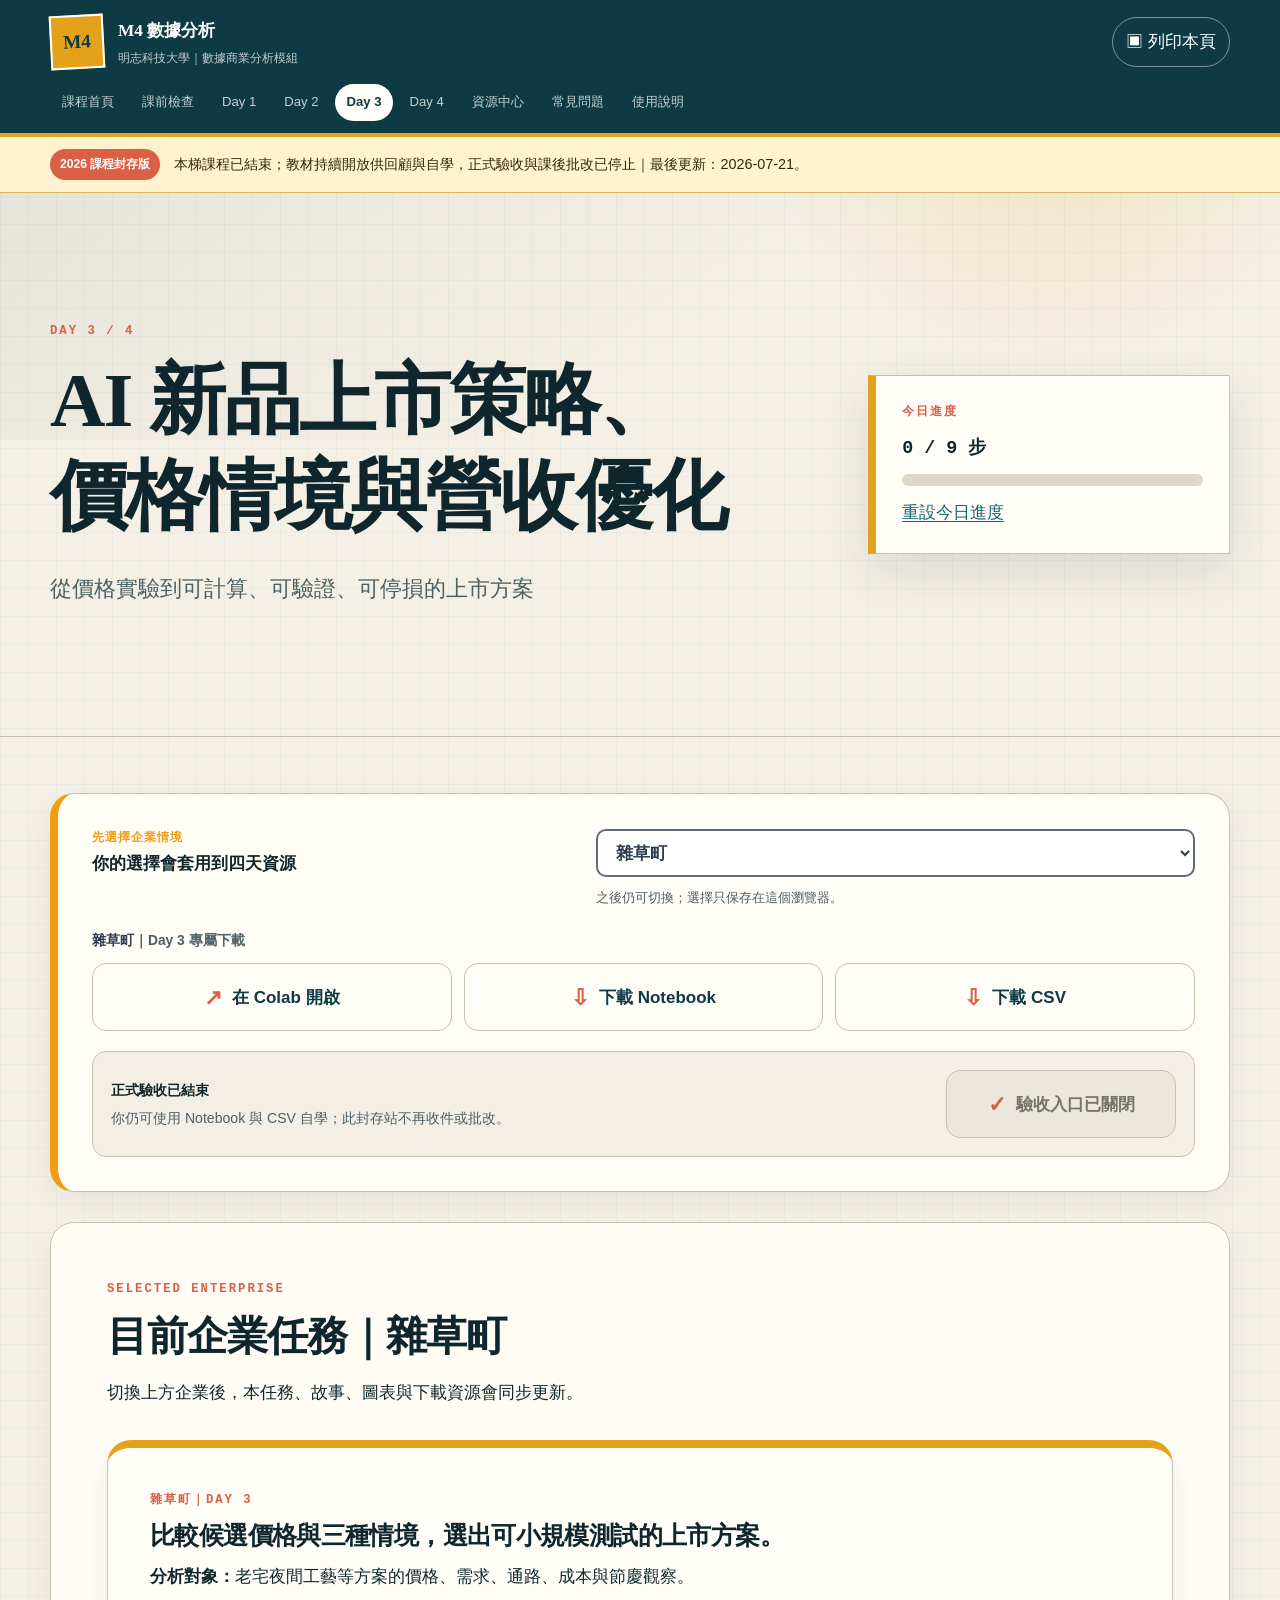
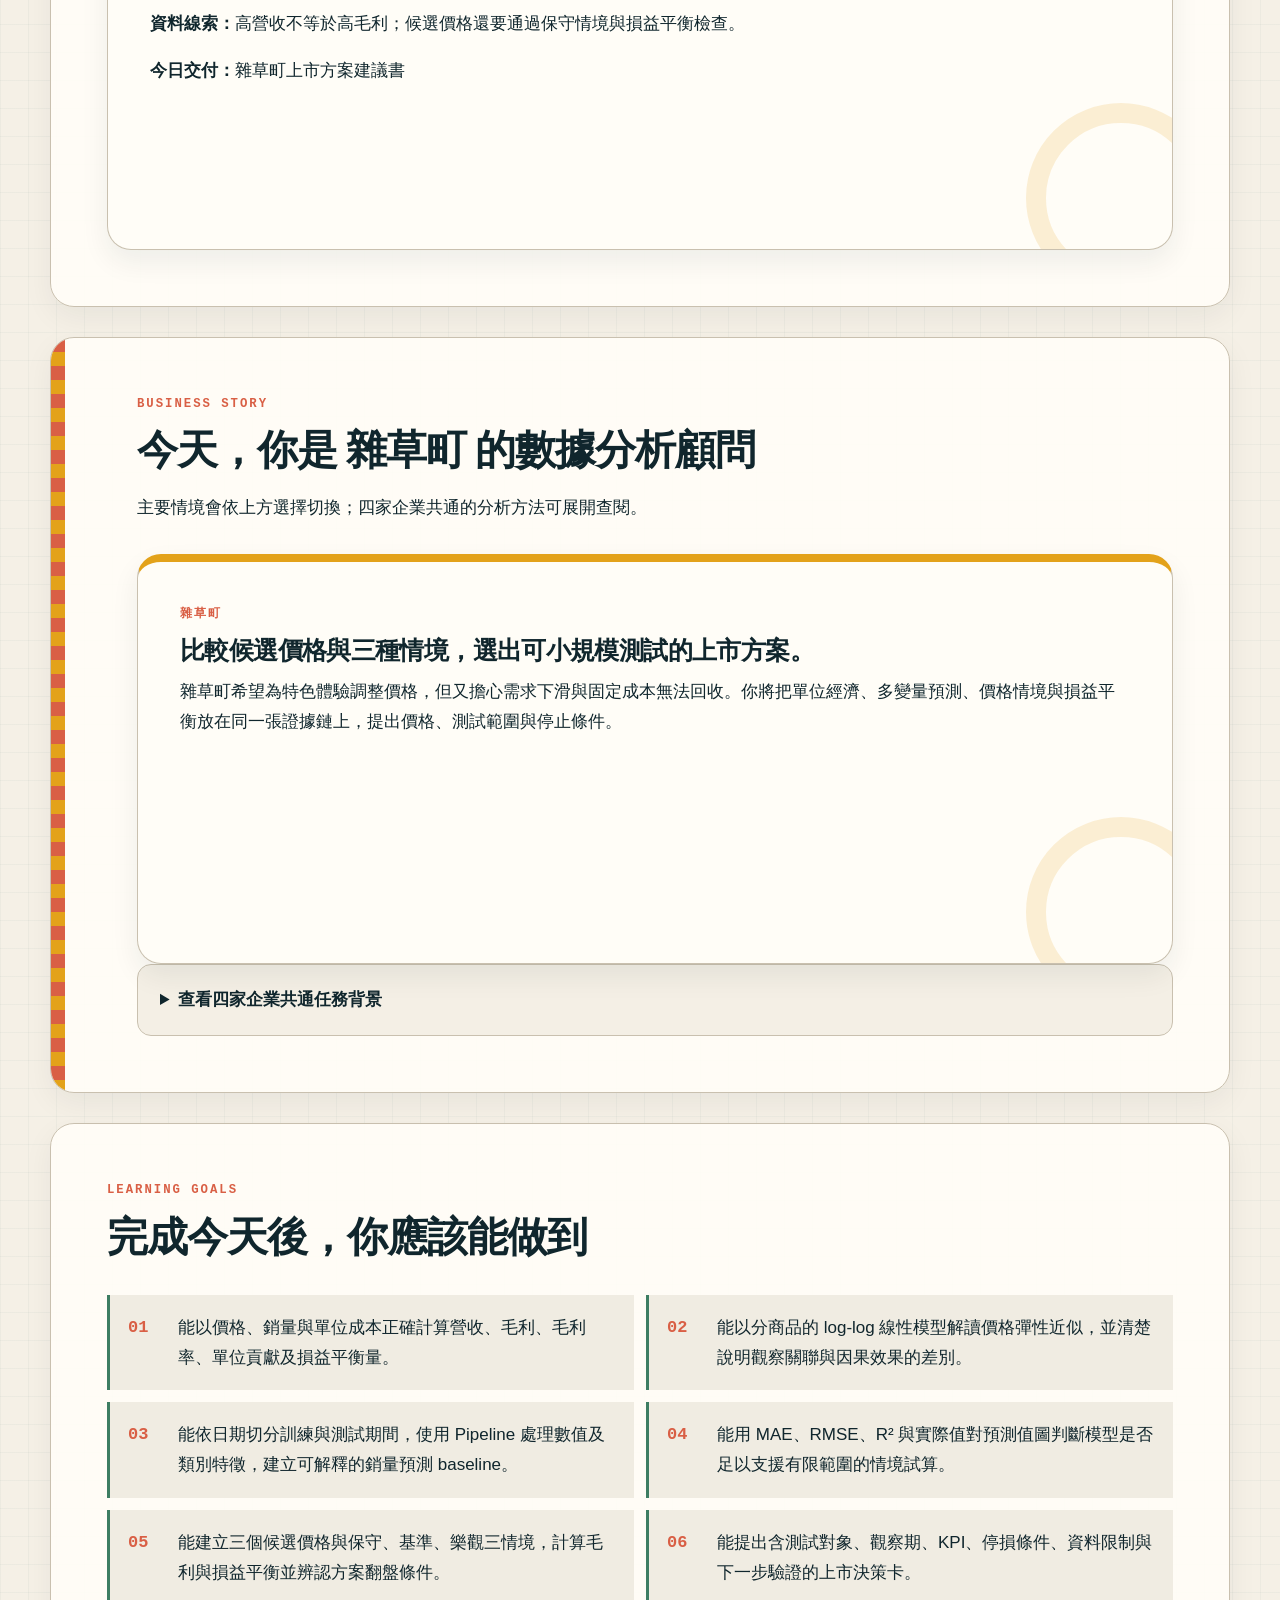
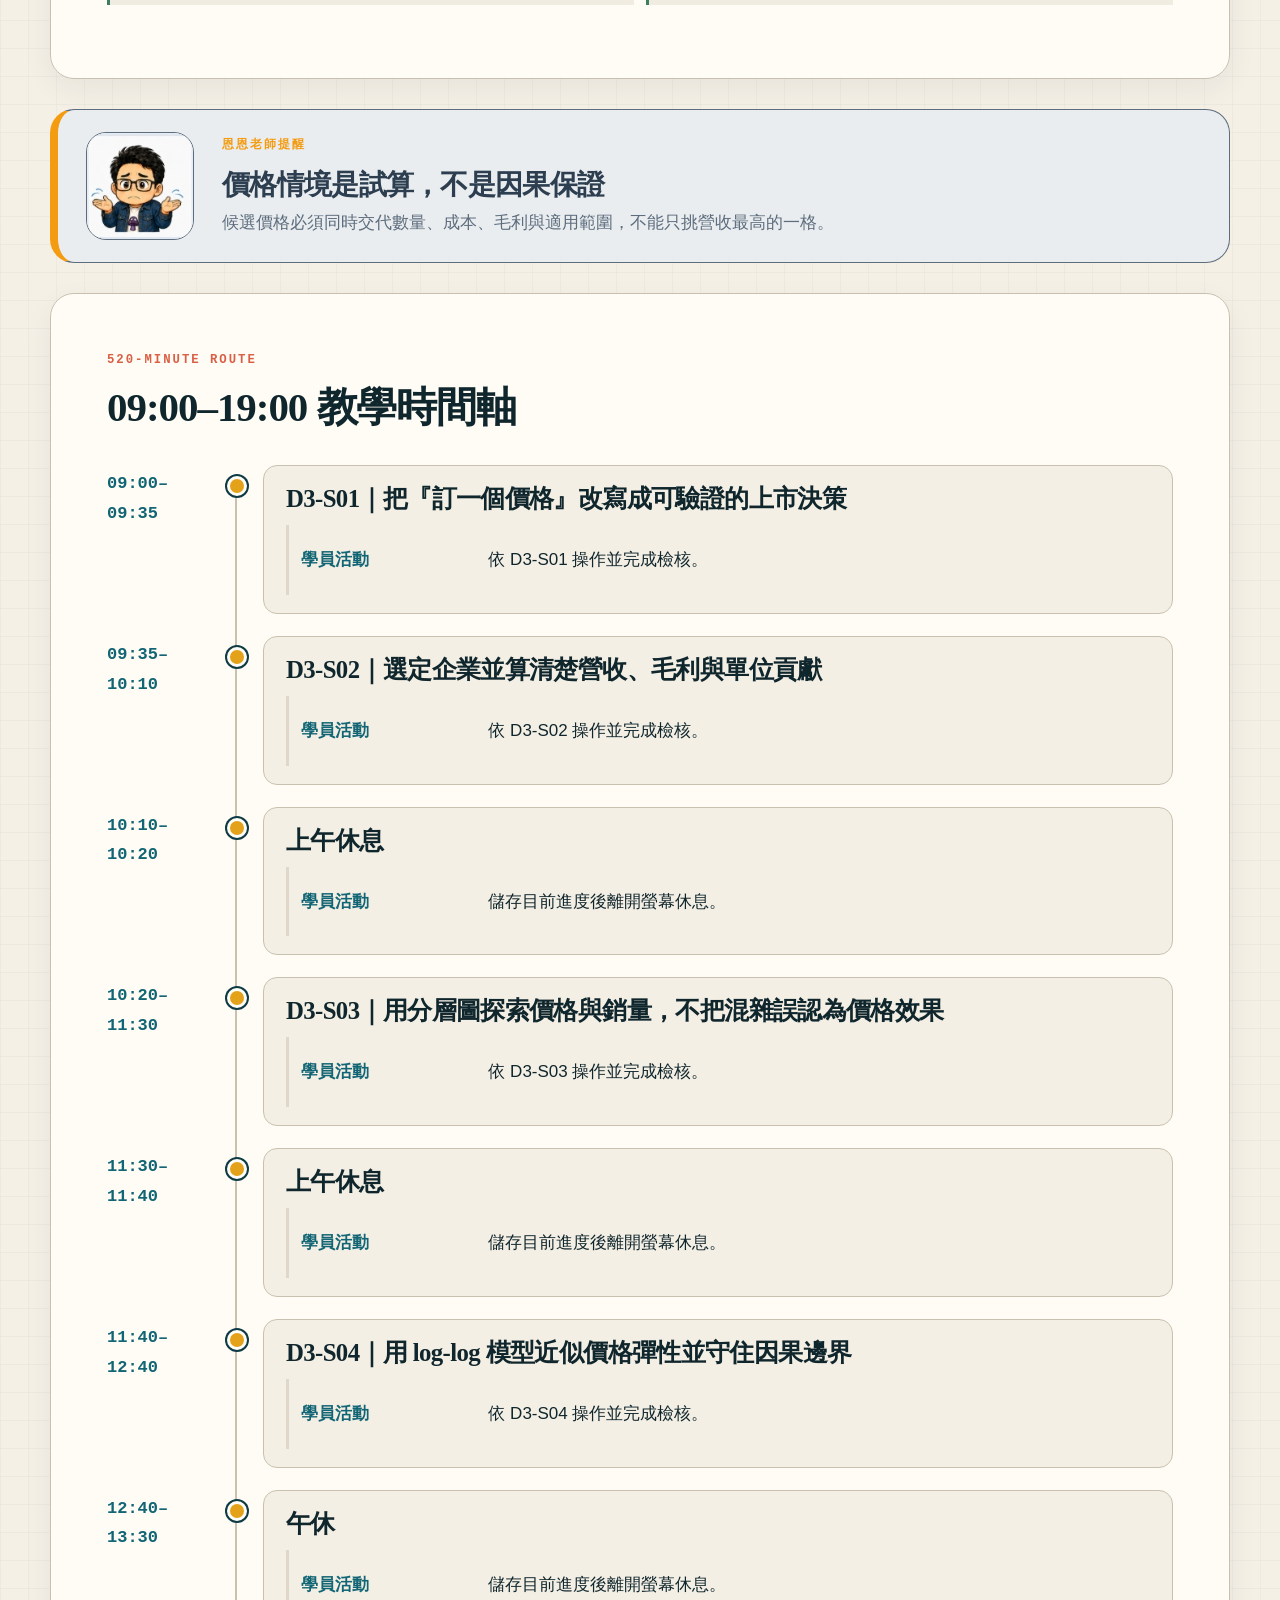
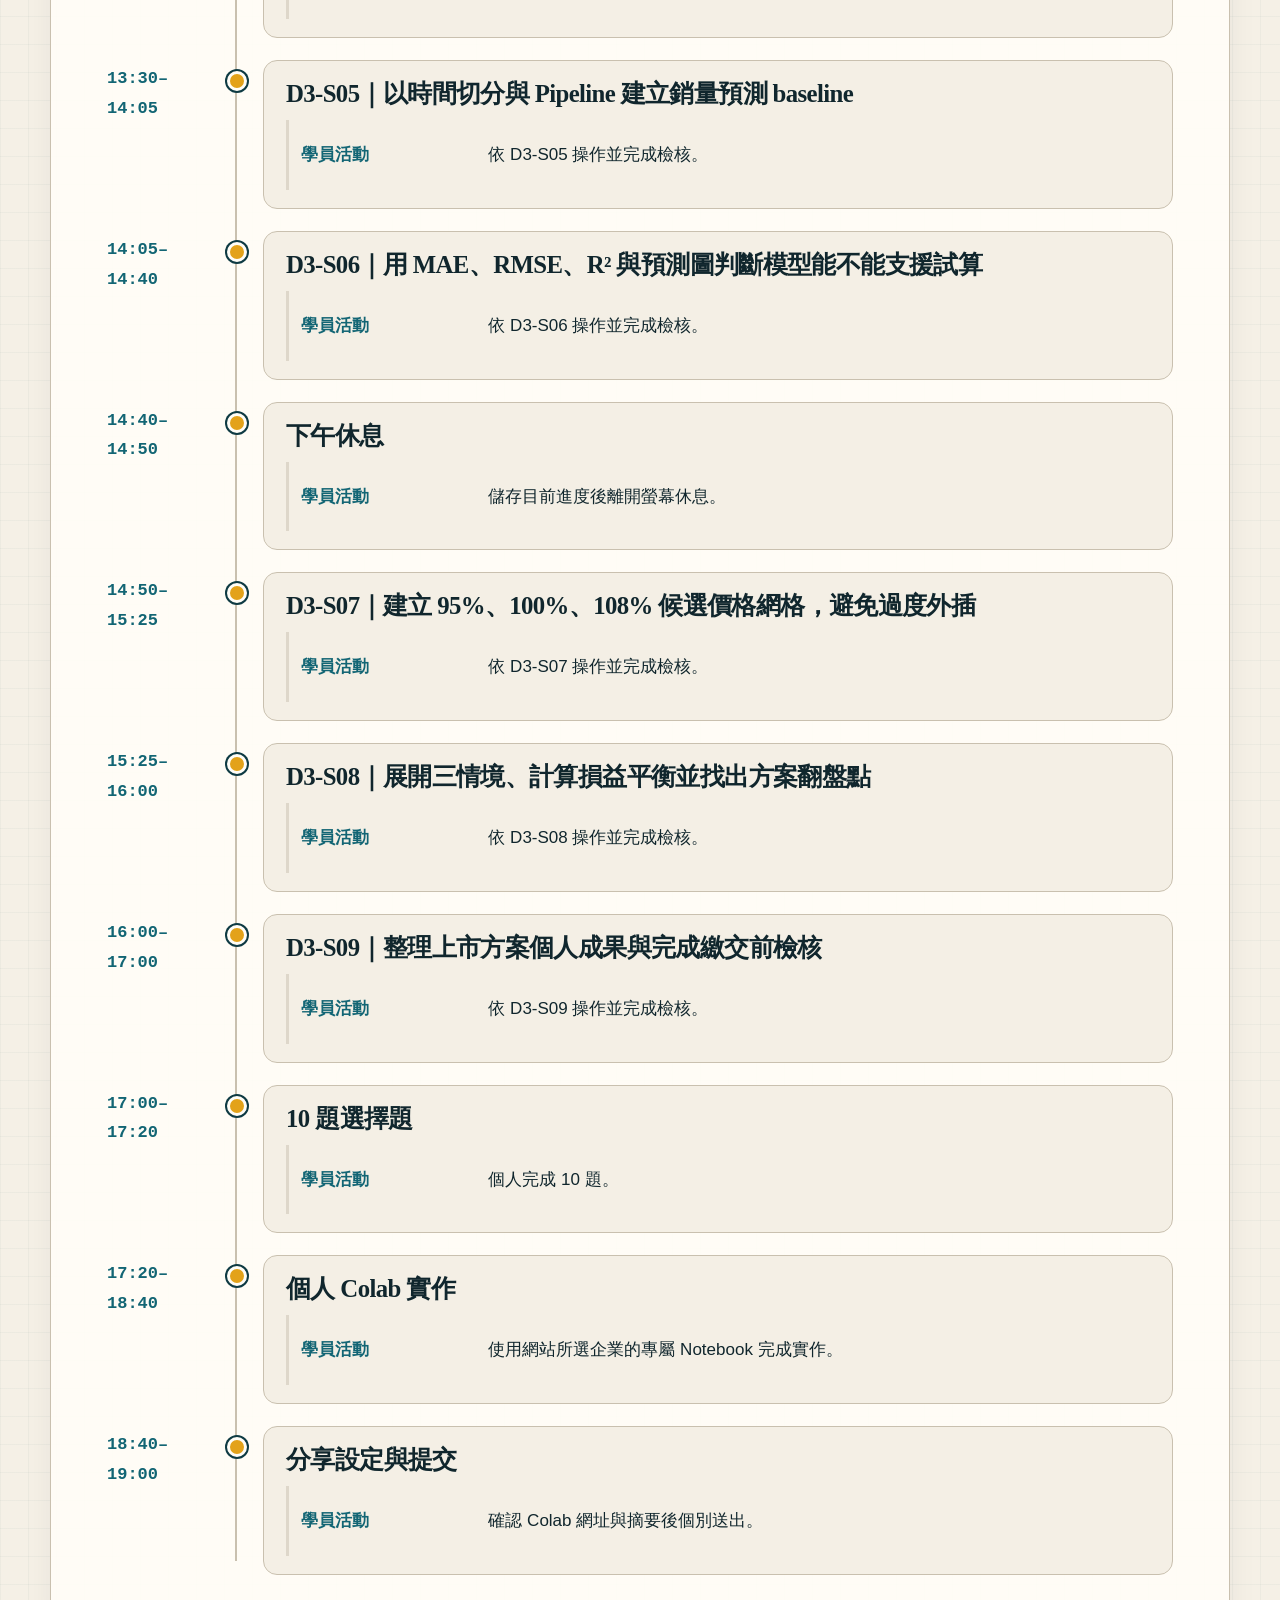
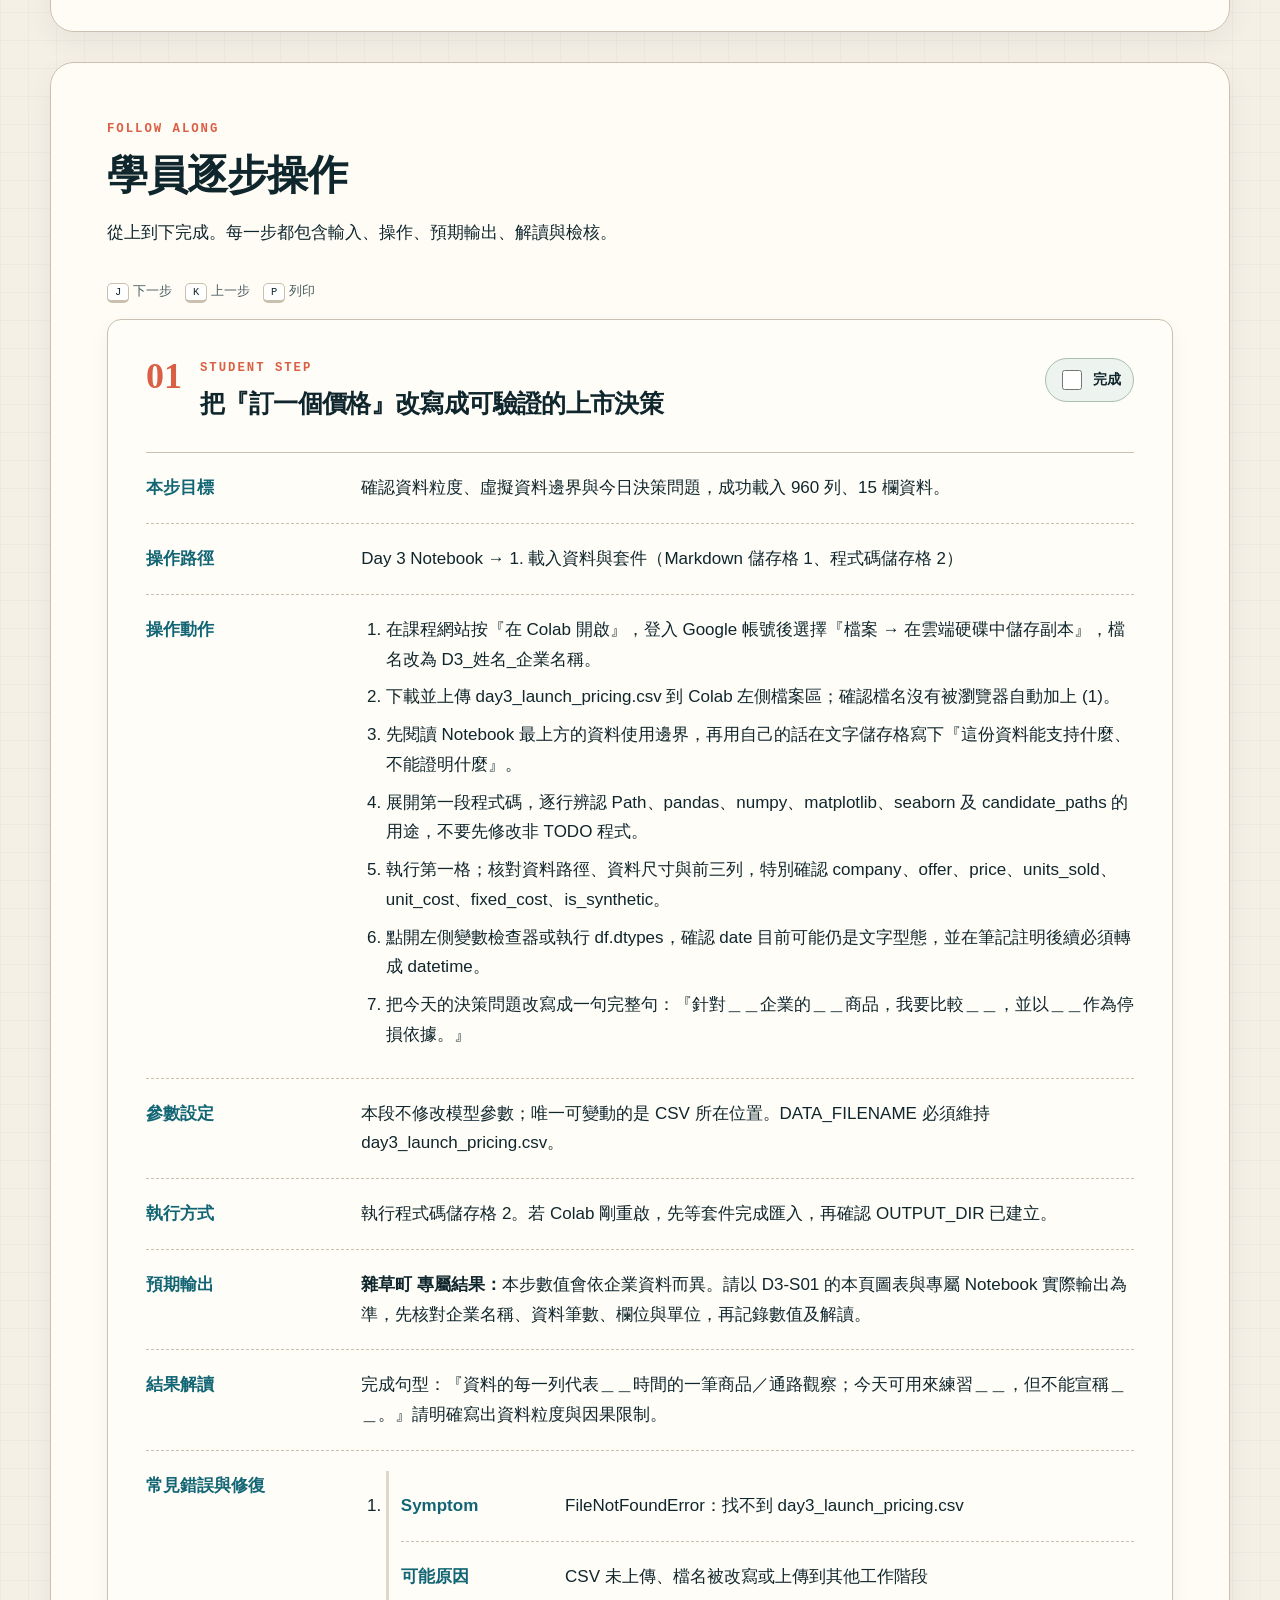
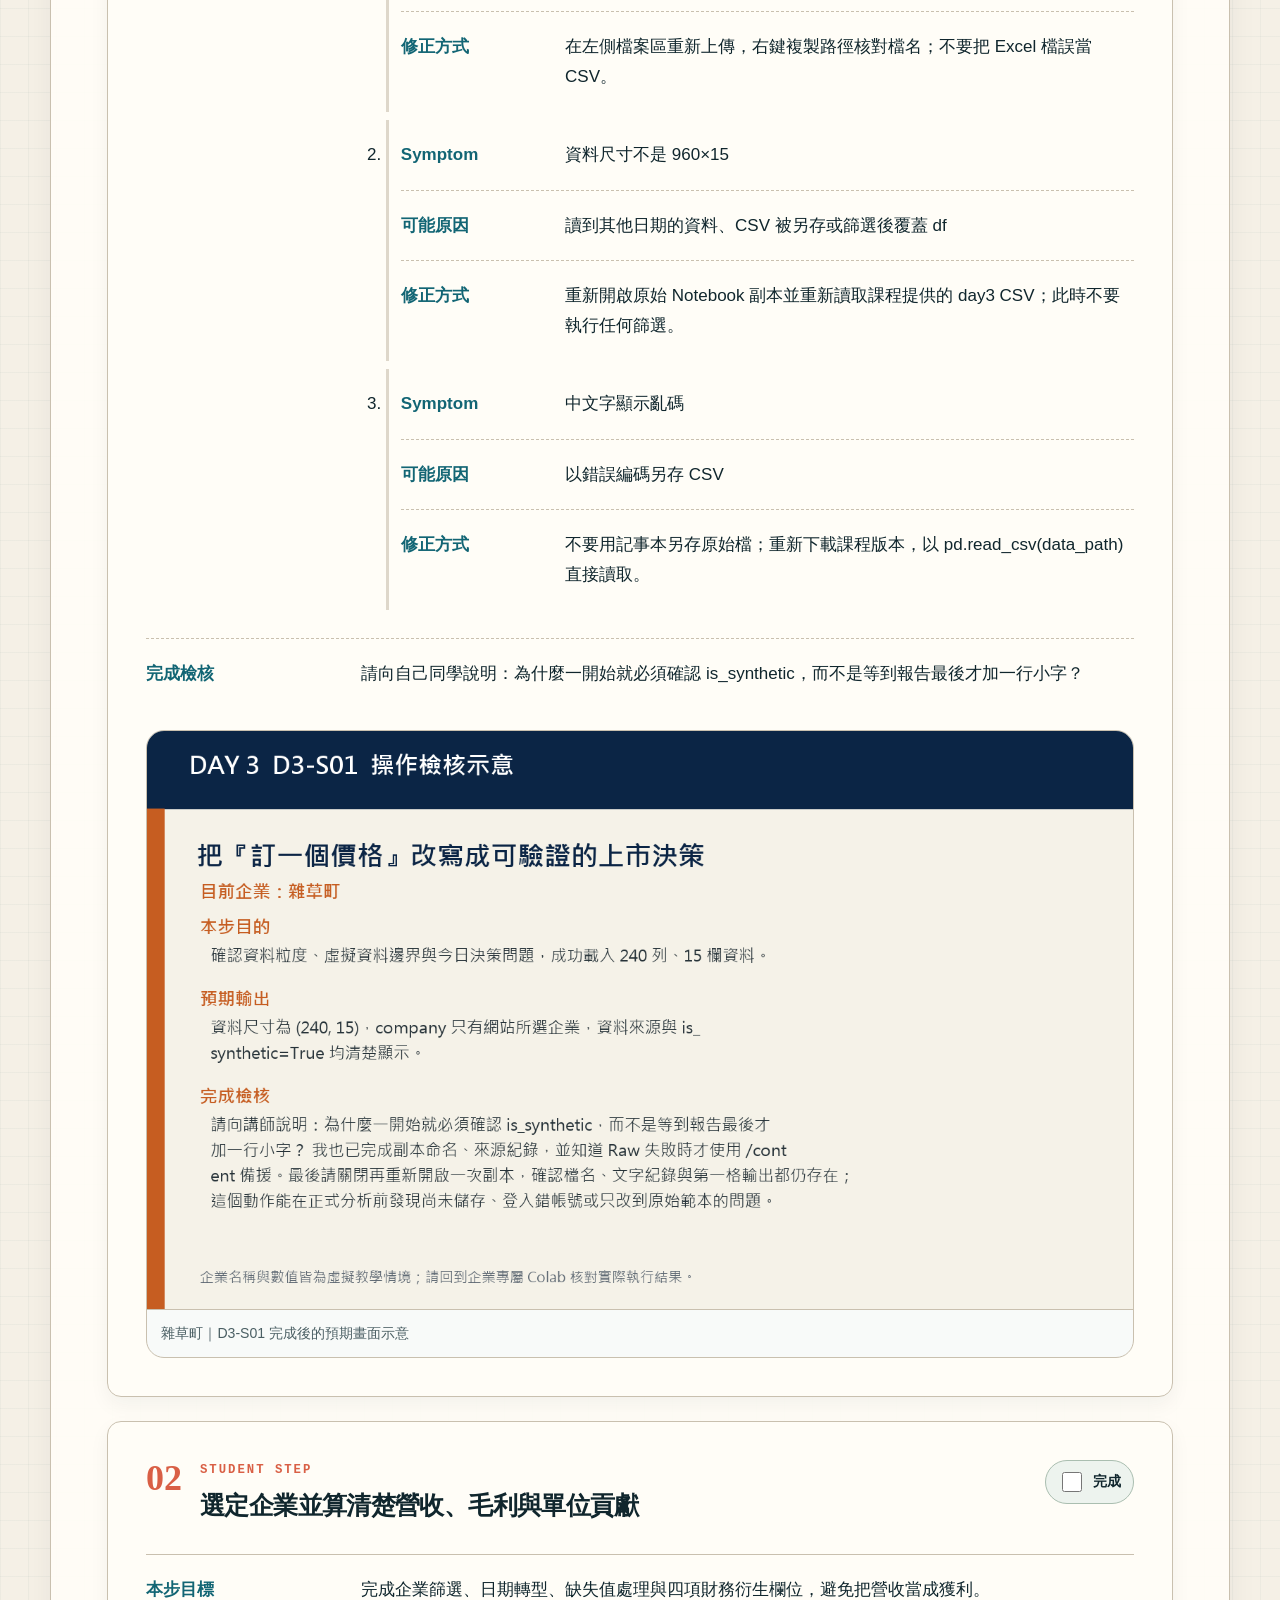
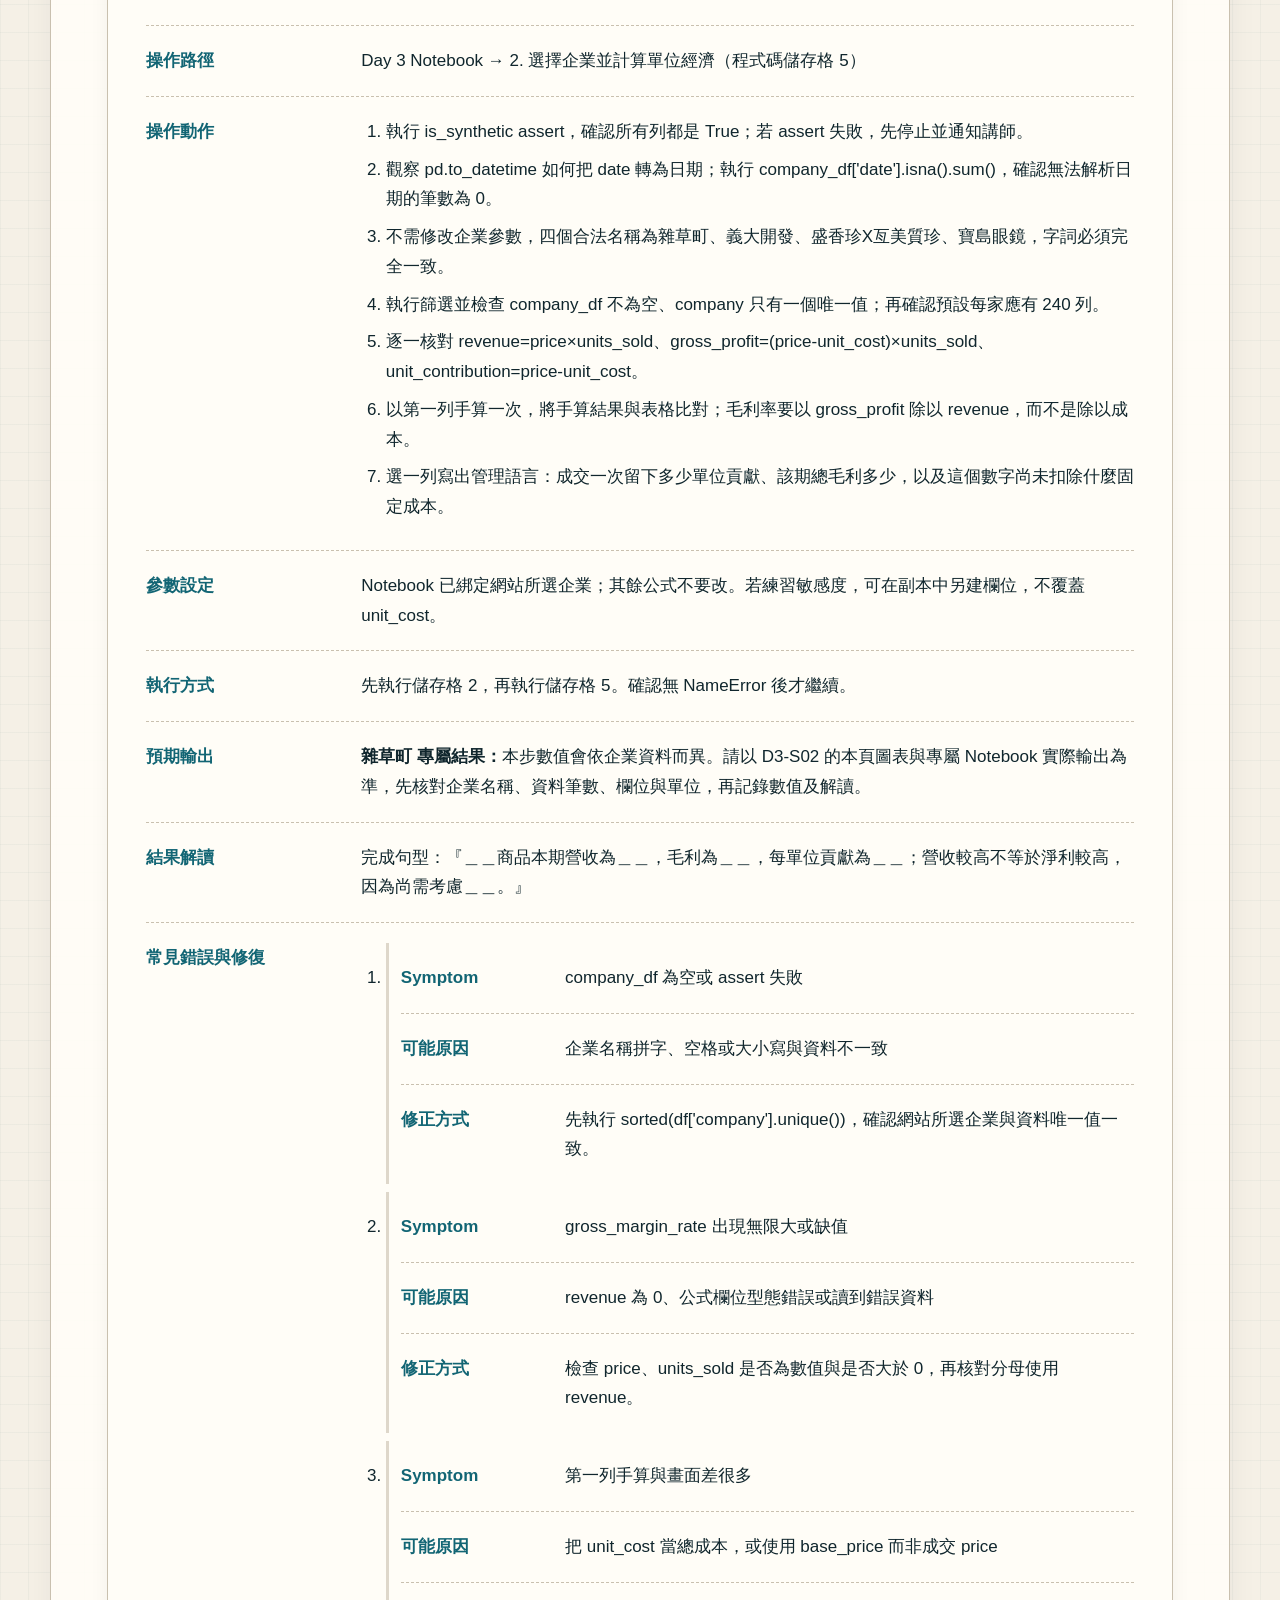
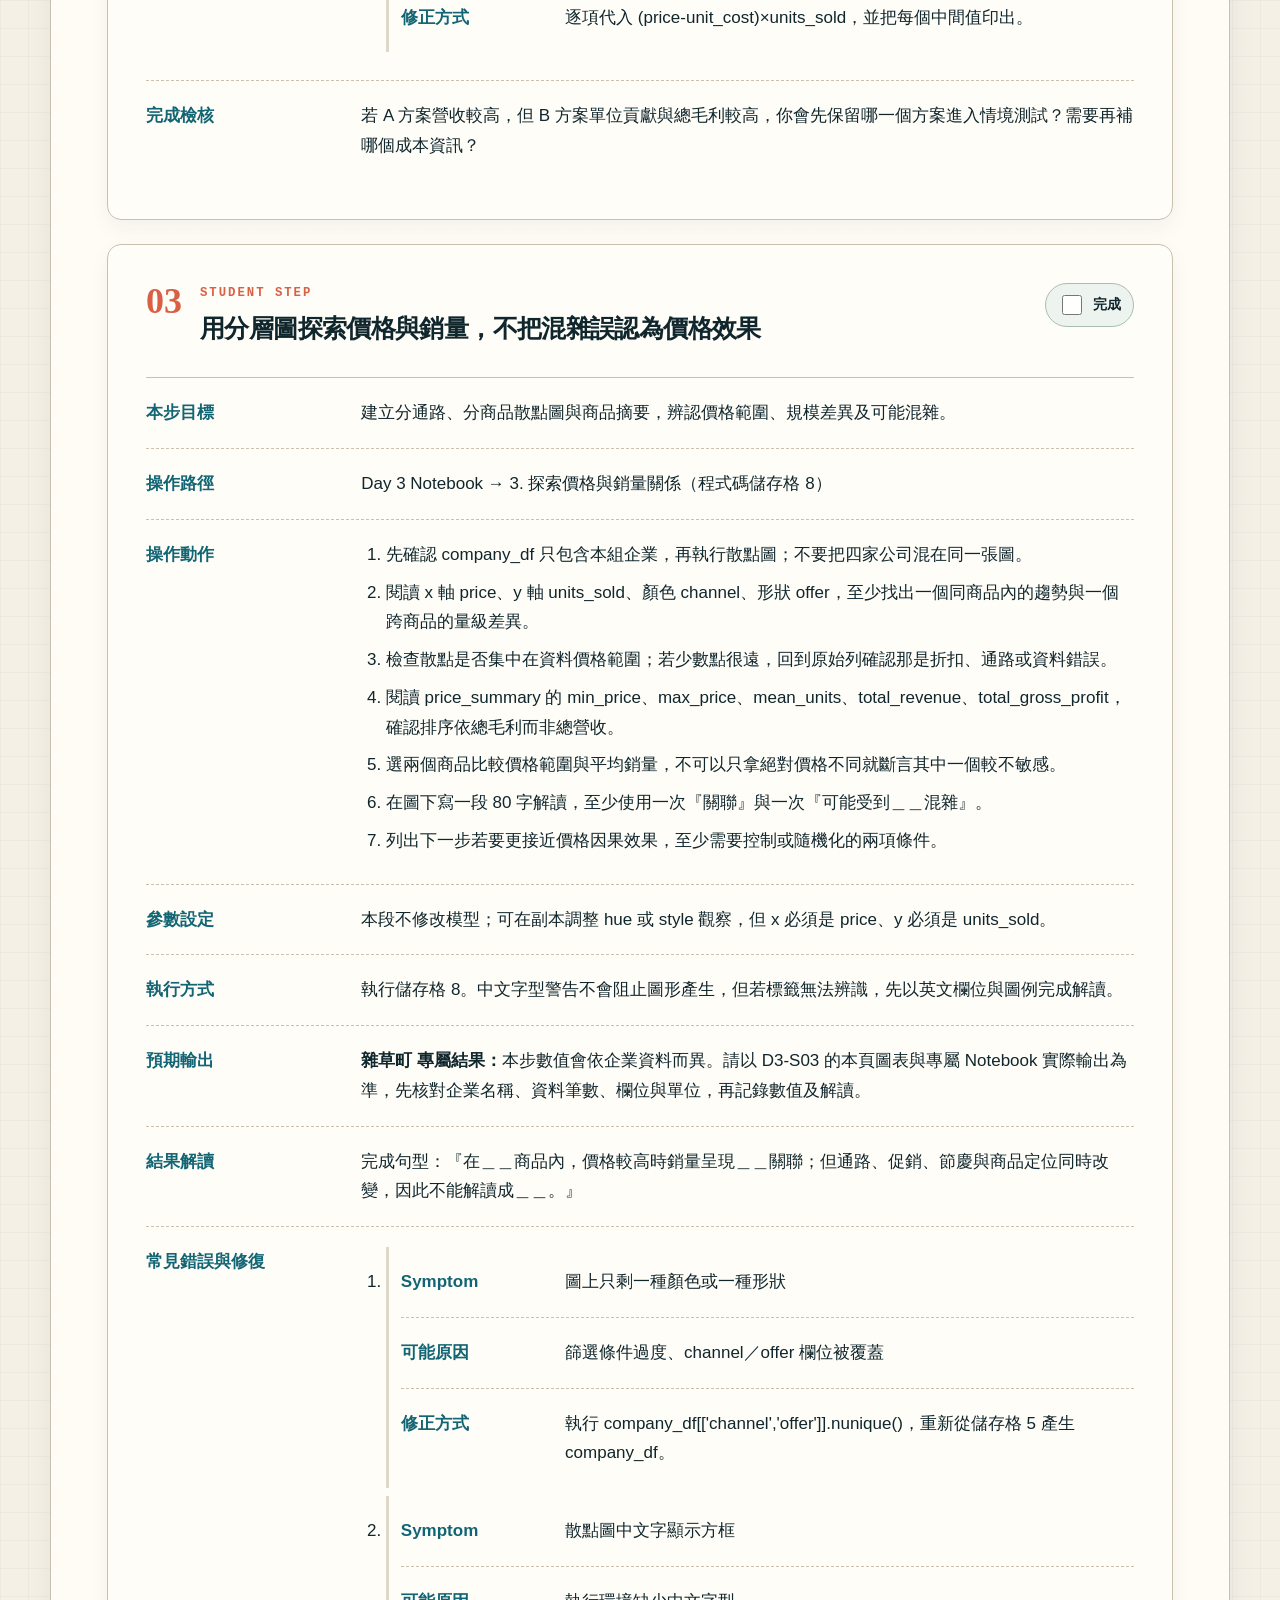
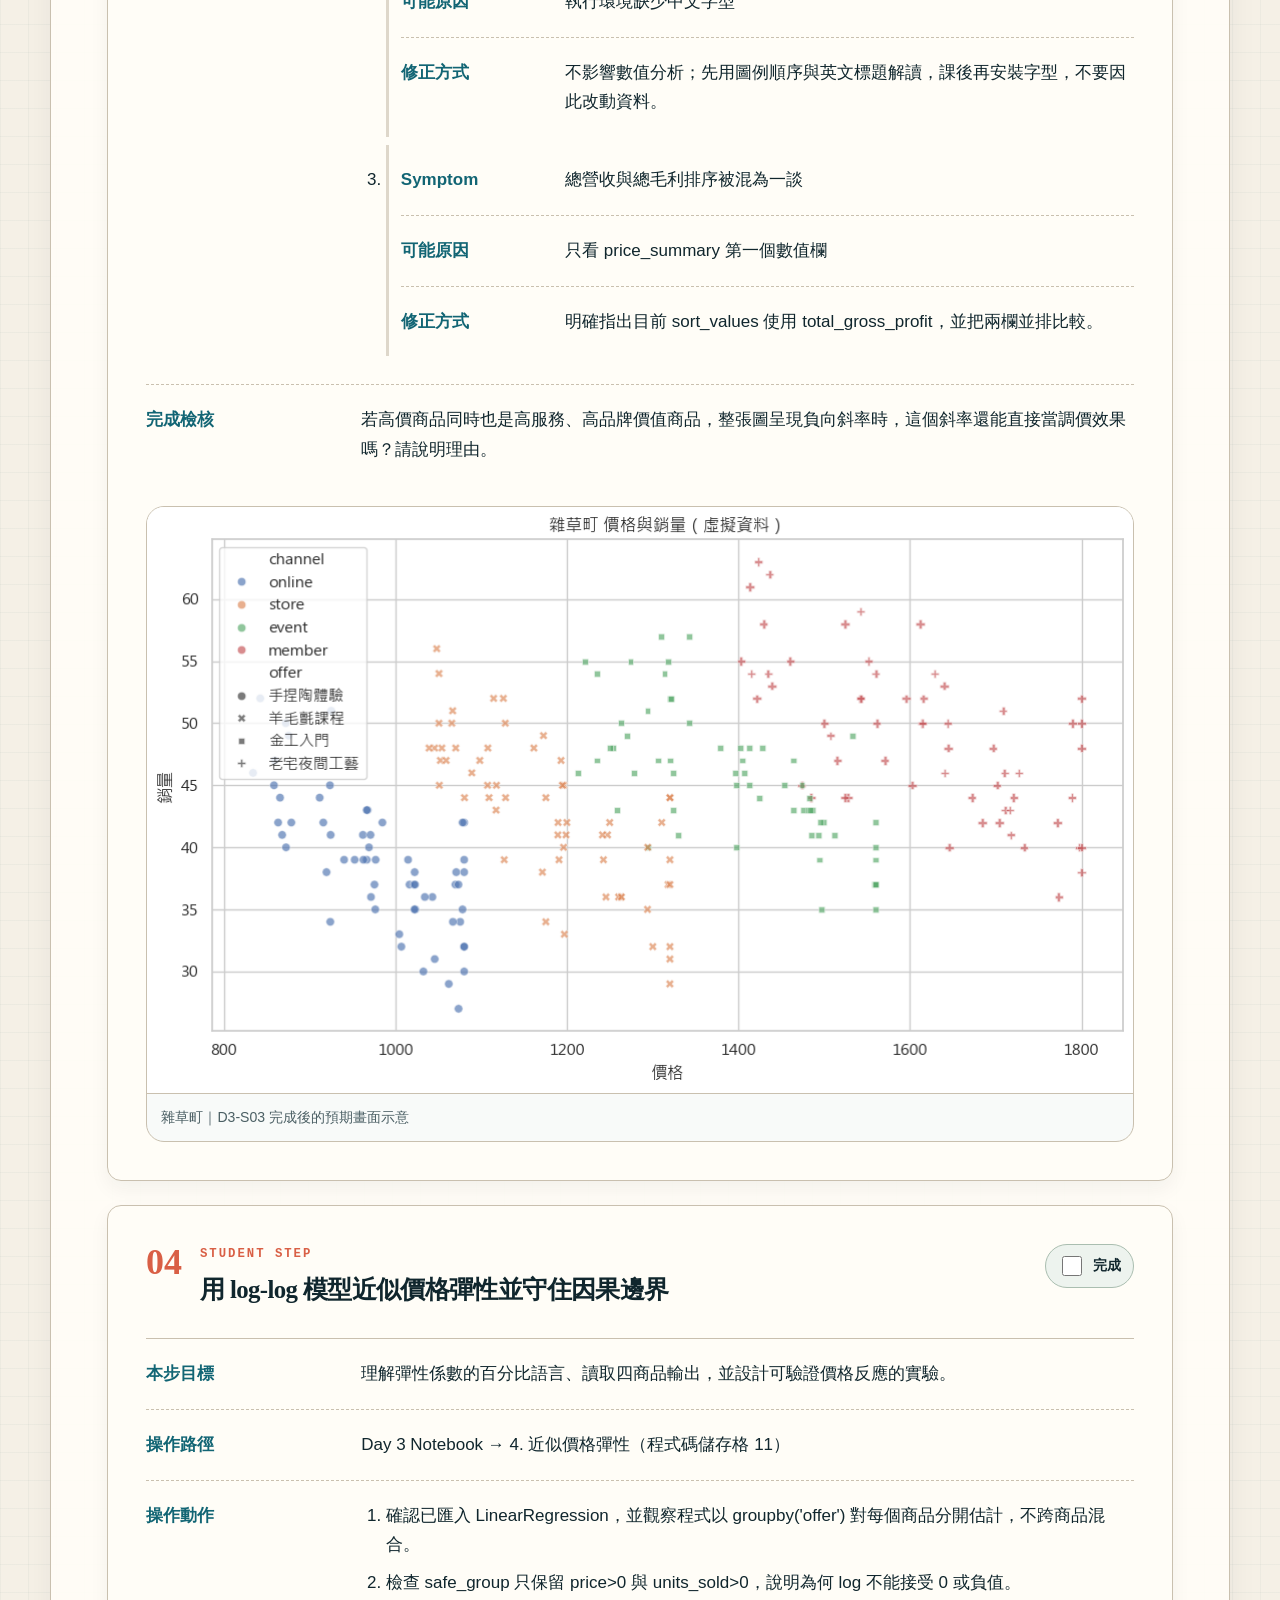
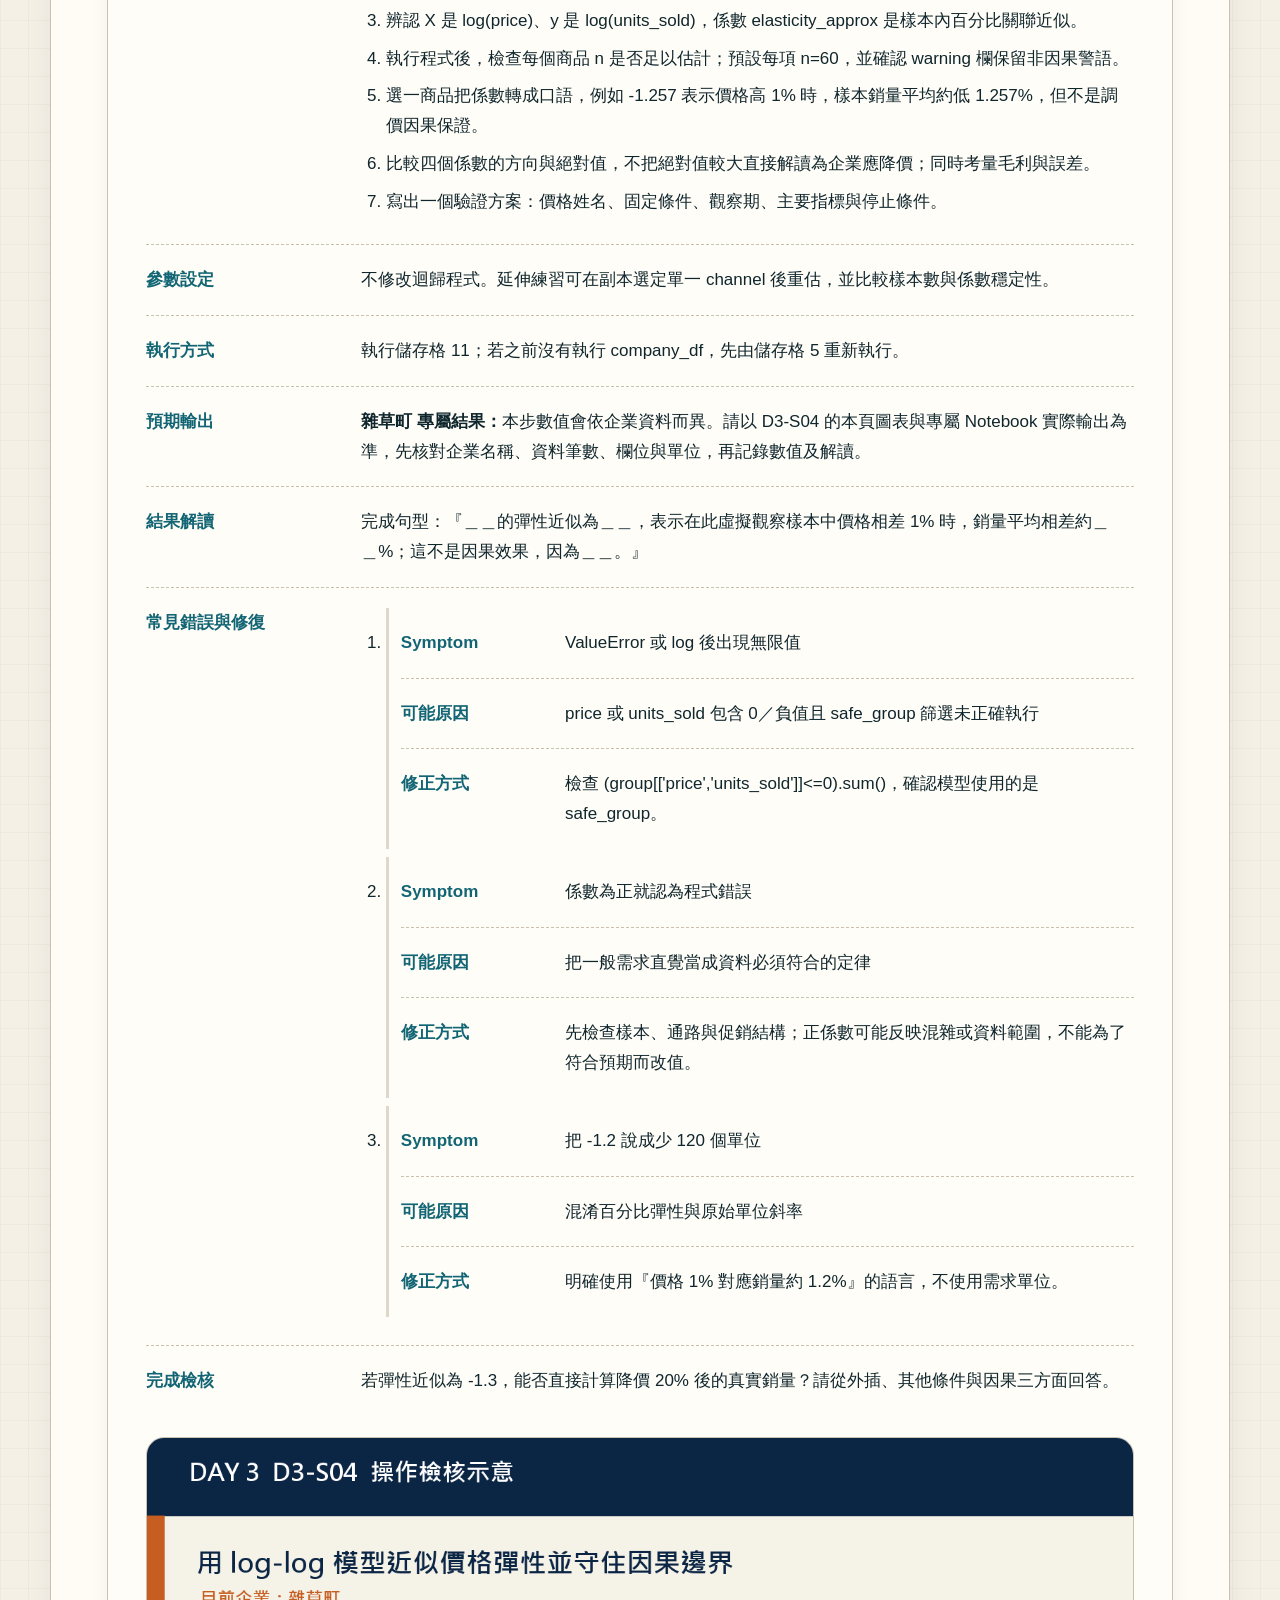
<file: docs/day-3/index.html>
<!doctype html>
<html lang="zh-Hant" data-base-path="/mcut-m4-business-analytics-2026-student/">
<head>
  <meta charset="utf-8">
  <meta name="viewport" content="width=device-width, initial-scale=1">
  <meta name="color-scheme" content="light">
  <meta name="theme-color" content="#0e3a43">
  <meta name="course-progress-schema" content="v1">
  <title>Day 3｜AI 新品上市策略、價格情境與營收優化｜M4 數據分析</title>
  <meta name="description" content="從價格實驗到可計算、可驗證、可停損的上市方案">
  <link rel="canonical" href="https://johnnychao.github.io/mcut-m4-business-analytics-2026-student/day-3/index.html">
  <link rel="icon" href="data:image/svg+xml,%3Csvg xmlns='http://www.w3.org/2000/svg' viewBox='0 0 64 64'%3E%3Crect width='64' height='64' rx='10' fill='%230e3a43'/%3E%3Ctext x='32' y='41' text-anchor='middle' font-family='Georgia' font-size='28' font-weight='700' fill='%23e3a21a'%3EM4%3C/text%3E%3C/svg%3E">
  <link rel="stylesheet" href="../assets/site.css">
  <script src="../assets/app.js" defer></script>
</head>
<body data-page="day" data-day="3">
  <a class="skip-link" href="#main-content">跳到主要內容</a>
  <header class="site-header">
    <div class="brand-row shell">
      <a class="brand" href="../index.html" aria-label="回到課程首頁">
        <span class="brand-mark" aria-hidden="true">M4</span>
        <span><strong>M4 數據分析</strong><small>明志科技大學｜數據商業分析模組</small></span>
      </a>
      <button class="print-button" type="button" data-print><span aria-hidden="true">▣</span> 列印本頁</button>
    </div>
    <nav class="course-nav shell" aria-label="課程主要導覽"><a class="nav-link" href="../index.html">課程首頁</a><a class="nav-link" href="../preflight/index.html">課前檢查</a><a class="nav-link" href="../day-1/index.html">Day 1</a><a class="nav-link" href="../day-2/index.html">Day 2</a><a class="nav-link is-active" href="index.html" aria-current="page">Day 3</a><a class="nav-link" href="../day-4/index.html">Day 4</a><a class="nav-link" href="../resources/index.html">資源中心</a><a class="nav-link" href="../faq/index.html">常見問題</a><a class="nav-link" href="../usage/index.html">使用說明</a></nav>
  </header>
  <aside class="archive-notice" aria-label="課程封存狀態"><div class="shell"><strong>2026 課程封存版</strong><p>本梯課程已結束；教材持續開放供回顧與自學，正式驗收與課後批改已停止｜最後更新：2026-07-21。</p></div></aside>
  <main id="main-content" tabindex="-1">
<section class="day-hero">
  <div class="shell hero-grid">
    <div><p class="day-kicker">DAY 3 / 4</p><h1>AI 新品上市策略、價格情境與營收優化</h1><p class="hero-subtitle">從價格實驗到可計算、可驗證、可停損的上市方案</p></div>
    <aside class="progress-panel" aria-labelledby="progress-label-3">
      <p id="progress-label-3" class="eyebrow">今日進度</p>
      <p class="progress-copy" data-progress-summary data-day="3">0 / 9 步</p>
      <div class="progress-track" role="progressbar" aria-valuemin="0" aria-valuemax="9" aria-valuenow="0" data-progress-bar data-day="3"><span></span></div>
      <button class="text-button" type="button" data-reset-progress data-day="3">重設今日進度</button>
      <div class="completion-state" data-completion-state data-day="3" hidden><img class="completion-illustration" src="../assets/brand/enen-celebrate.png" width="133" height="133" loading="lazy" decoding="async" alt="恩恩老師舉起雙手慶祝完成今日所有步驟"><p><strong>今日步驟完成！</strong><span>今天的自學步驟已完成；請自行保存 Notebook 與成果。</span></p></div>
    </aside>
  </div>
</section>
<div class="shell page-stack">

<section class="day-resource-panel" data-enterprise-scope data-day="3" aria-label="Day 3 企業別教學資源">

<div class="enterprise-selector" data-enterprise-selector>
  <label for="enterprise-day-3"><span>先選擇企業情境</span><strong>你的選擇會套用到四天資源</strong></label>
  <select id="enterprise-day-3" data-enterprise-select aria-describedby="enterprise-day-3-help"><option value="zacao-town">雜草町</option><option value="e-da-development">義大開發</option><option value="shengxiangzhen-genmei">盛香珍 × 亙美質珍</option><option value="formosa-optical">寶島眼鏡</option></select>
  <p id="enterprise-day-3-help">之後仍可切換；選擇只保存在這個瀏覽器。</p>
</div>

  <div class="enterprise-resource-groups"><div class="enterprise-resource-group" data-enterprise-group="zacao-town"><p class="enterprise-resource-title"><span data-enterprise-current>雜草町</span>｜Day 3 專屬下載</p><div class="action-grid" aria-label="雜草町 Day 3 教學資源"><a class="action-button action-colab" href="https://colab.research.google.com/github/johnnychao/mcut-m4-business-analytics-2026-student/blob/main/docs/resources/notebooks/zacao-town/day-3-zacao-town-pricing-analysis.ipynb" target="_blank" rel="noopener"><span aria-hidden="true">↗</span>在 Colab 開啟</a><a class="action-button action-notebook" href="https://github.com/johnnychao/mcut-m4-business-analytics-2026-student/blob/main/docs/resources/notebooks/zacao-town/day-3-zacao-town-pricing-analysis.ipynb" target="_blank" rel="noopener"><span aria-hidden="true">⇩</span>下載 Notebook</a><a class="action-button action-csv" href="https://raw.githubusercontent.com/johnnychao/mcut-m4-business-analytics-2026-student/main/docs/resources/data/zacao-town/day-3-zacao-town-launch-pricing.csv" target="_blank" rel="noopener"><span aria-hidden="true">⇩</span>下載 CSV</a></div></div><div class="enterprise-resource-group" data-enterprise-group="e-da-development" hidden><p class="enterprise-resource-title"><span data-enterprise-current>義大開發</span>｜Day 3 專屬下載</p><div class="action-grid" aria-label="義大開發 Day 3 教學資源"><a class="action-button action-colab" href="https://colab.research.google.com/github/johnnychao/mcut-m4-business-analytics-2026-student/blob/main/docs/resources/notebooks/e-da-development/day-3-e-da-development-pricing-analysis.ipynb" target="_blank" rel="noopener"><span aria-hidden="true">↗</span>在 Colab 開啟</a><a class="action-button action-notebook" href="https://github.com/johnnychao/mcut-m4-business-analytics-2026-student/blob/main/docs/resources/notebooks/e-da-development/day-3-e-da-development-pricing-analysis.ipynb" target="_blank" rel="noopener"><span aria-hidden="true">⇩</span>下載 Notebook</a><a class="action-button action-csv" href="https://raw.githubusercontent.com/johnnychao/mcut-m4-business-analytics-2026-student/main/docs/resources/data/e-da-development/day-3-e-da-development-launch-pricing.csv" target="_blank" rel="noopener"><span aria-hidden="true">⇩</span>下載 CSV</a></div></div><div class="enterprise-resource-group" data-enterprise-group="shengxiangzhen-genmei" hidden><p class="enterprise-resource-title"><span data-enterprise-current>盛香珍 × 亙美質珍</span>｜Day 3 專屬下載</p><div class="action-grid" aria-label="盛香珍 × 亙美質珍 Day 3 教學資源"><a class="action-button action-colab" href="https://colab.research.google.com/github/johnnychao/mcut-m4-business-analytics-2026-student/blob/main/docs/resources/notebooks/shengxiangzhen-genmei/day-3-shengxiangzhen-genmei-pricing-analysis.ipynb" target="_blank" rel="noopener"><span aria-hidden="true">↗</span>在 Colab 開啟</a><a class="action-button action-notebook" href="https://github.com/johnnychao/mcut-m4-business-analytics-2026-student/blob/main/docs/resources/notebooks/shengxiangzhen-genmei/day-3-shengxiangzhen-genmei-pricing-analysis.ipynb" target="_blank" rel="noopener"><span aria-hidden="true">⇩</span>下載 Notebook</a><a class="action-button action-csv" href="https://raw.githubusercontent.com/johnnychao/mcut-m4-business-analytics-2026-student/main/docs/resources/data/shengxiangzhen-genmei/day-3-shengxiangzhen-genmei-launch-pricing.csv" target="_blank" rel="noopener"><span aria-hidden="true">⇩</span>下載 CSV</a></div></div><div class="enterprise-resource-group" data-enterprise-group="formosa-optical" hidden><p class="enterprise-resource-title"><span data-enterprise-current>寶島眼鏡</span>｜Day 3 專屬下載</p><div class="action-grid" aria-label="寶島眼鏡 Day 3 教學資源"><a class="action-button action-colab" href="https://colab.research.google.com/github/johnnychao/mcut-m4-business-analytics-2026-student/blob/main/docs/resources/notebooks/formosa-optical/day-3-formosa-optical-pricing-analysis.ipynb" target="_blank" rel="noopener"><span aria-hidden="true">↗</span>在 Colab 開啟</a><a class="action-button action-notebook" href="https://github.com/johnnychao/mcut-m4-business-analytics-2026-student/blob/main/docs/resources/notebooks/formosa-optical/day-3-formosa-optical-pricing-analysis.ipynb" target="_blank" rel="noopener"><span aria-hidden="true">⇩</span>下載 Notebook</a><a class="action-button action-csv" href="https://raw.githubusercontent.com/johnnychao/mcut-m4-business-analytics-2026-student/main/docs/resources/data/formosa-optical/day-3-formosa-optical-launch-pricing.csv" target="_blank" rel="noopener"><span aria-hidden="true">⇩</span>下載 CSV</a></div></div></div>
  <div class="assessment-action is-closed"><p><strong>正式驗收已結束</strong><span>你仍可使用 Notebook 與 CSV 自學；此封存站不再收件或批改。</span></p><span class="action-button is-disabled" aria-disabled="true"><span aria-hidden="true">✓</span>驗收入口已關閉</span></div>
</section>


<section class="section-block enterprise-task-panel" aria-labelledby="enterprise-task-title-3">
  <div class="section-heading"><p class="eyebrow">Selected enterprise</p><h2 id="enterprise-task-title-3">目前企業任務｜<span data-enterprise-current>雜草町</span></h2><p>切換上方企業後，本任務、故事、圖表與下載資源會同步更新。</p></div>
  <div data-enterprise-contexts><article class="course-card day-color-3" data-enterprise-content="zacao-town"><p class="day-kicker">雜草町｜DAY 3</p><h3>比較候選價格與三種情境，選出可小規模測試的上市方案。</h3><p><strong>分析對象：</strong>老宅夜間工藝等方案的價格、需求、通路、成本與節慶觀察。</p><p><strong>資料線索：</strong>高營收不等於高毛利；候選價格還要通過保守情境與損益平衡檢查。</p><p><strong>今日交付：</strong>雜草町上市方案建議書</p></article><article class="course-card day-color-3" data-enterprise-content="e-da-development" hidden><p class="day-kicker">義大開發｜DAY 3</p><h3>比較旅遊方案價格情境，提出營收、毛利與損平兼顧的測試價。</h3><p><strong>分析對象：</strong>三天兩夜深度假期等方案的價格、銷量、成本與通路資料。</p><p><strong>資料線索：</strong>模型預測是觀察資料中的關聯，正式調價仍需以預訂實驗驗證。</p><p><strong>今日交付：</strong>義大開發上市方案建議書</p></article><article class="course-card day-color-3" data-enterprise-content="shengxiangzhen-genmei" hidden><p class="day-kicker">盛香珍 × 亙美質珍｜DAY 3</p><h3>比較食品候選價格與需求情境，提出可測試的價格和損益理由。</h3><p><strong>分析對象：</strong>跨界聯名禮盒等商品的價格、銷量、促銷、通路與成本。</p><p><strong>資料線索：</strong>促銷與節慶同時變動，觀察資料中的價格係數不能當成調價因果效果。</p><p><strong>今日交付：</strong>盛香珍 × 亙美質珍上市方案建議書</p></article><article class="course-card day-color-3" data-enterprise-content="formosa-optical" hidden><p class="day-kicker">寶島眼鏡｜DAY 3</p><h3>比較門市方案價格與情境，提出可驗證的價格和停損規則。</h3><p><strong>分析對象：</strong>智慧門市會員方案等項目的價格、需求、通路、客群與成本。</p><p><strong>資料線索：</strong>高單價方案需要同時檢查需求誤差、貢獻毛利與損平量。</p><p><strong>今日交付：</strong>寶島眼鏡上市方案建議書</p></article></div>
</section>

  <section class="section-block story-block" aria-labelledby="story-title-3">
    <div class="section-heading"><p class="eyebrow">Business story</p><h2 id="story-title-3">今天，你是 <span data-enterprise-current>雜草町</span> 的數據分析顧問</h2><p>主要情境會依上方選擇切換；四家企業共通的分析方法可展開查閱。</p></div>
    <div class="enterprise-story-groups" data-enterprise-contexts><article class="course-card day-color-3" data-enterprise-content="zacao-town"><p class="day-kicker">雜草町</p><h3>比較候選價格與三種情境，選出可小規模測試的上市方案。</h3><p>雜草町希望為特色體驗調整價格，但又擔心需求下滑與固定成本無法回收。你將把單位經濟、多變量預測、價格情境與損益平衡放在同一張證據鏈上，提出價格、測試範圍與停止條件。</p></article><article class="course-card day-color-3" data-enterprise-content="e-da-development" hidden><p class="day-kicker">義大開發</p><h3>比較旅遊方案價格情境，提出營收、毛利與損平兼顧的測試價。</h3><p>義大開發希望調整套裝行程價格，但任何錯估都可能同時影響訂房、票務與現場容量。你會從單位經濟出發，限制候選價格範圍，模擬保守、基準與樂觀情境，再提出測試與停損條件。</p></article><article class="course-card day-color-3" data-enterprise-content="shengxiangzhen-genmei" hidden><p class="day-kicker">盛香珍 × 亙美質珍</p><h3>比較食品候選價格與需求情境，提出可測試的價格和損益理由。</h3><p>盛香珍 × 亙美質珍要為聯名商品設定上市價格，同時兼顧促銷、通路抽成與生產成本。你會比較候選價格的需求、營收與毛利，加入保守情境與損平量，最後界定小批量測試的停止條件。</p></article><article class="course-card day-color-3" data-enterprise-content="formosa-optical" hidden><p class="day-kicker">寶島眼鏡</p><h3>比較門市方案價格與情境，提出可驗證的價格和停損規則。</h3><p>寶島眼鏡希望測試智慧門市與會員方案的新價格，但高單價服務的需求誤差會放大營運風險。你會結合單位經濟、預測模型、三種情境與損平量，提出門市可執行的測試價與停止條件。</p></article></div>
    <details class="shared-story-details"><summary>查看四家企業共通任務背景</summary><div class="story-copy"><p>星期三上午八點四十分，主管在專案群組下令：「下午四點前，交一個能帶進上市會議的價格方案；除了可能賺多少，還要說需求不如預期時最壞會怎樣，以及何時停止。」四個企業個人同時接案（以下企業、資料與結論皆為虛構教學用途）。雜草町要替手作體驗定價，品牌擔心漲價失去親近感，營運卻面對材料、講師與場地成本上升；義大開發評估飯店、樂園與購物套票，低價可能帶來人流，卻不保證跨場域消費能覆蓋成本；盛香珍X亙美質珍討論新品與聯名促銷，若只看銷量，容易忽略折扣後的單位貢獻；寶島眼鏡同時考量商品、視覺健康服務與會員方案，價格還牽涉專業價值與顧客信任。</p><p>會議裡出現三種衝突主張：低價派認為容易賣最安全，高價派主張售價代表品牌，模型派則想直接選預測毛利最高的一列。主管沒有接受任何一派，只留下三項資料線索。第一，九百六十列虛擬資料含日期、商品、通路、客群、價格、銷量、成本與行銷投入，可先算營收、毛利、單位貢獻與損益平衡；第二，價格與銷量的歷史關聯可能混入通路、節慶與促銷，不能直接當成降價的因果效果；第三，模型必須依時間切分，在未見期間用 MAE、RMSE 與 R² 檢查誤差，不能只看訓練結果。</p><p>你的任務不是製作自動調價引擎，而是建立可重跑的上市分析：先確認資料品質與單位經濟，再探索價格關聯與彈性近似；接著建立多變量 baseline，只在歷史價格附近設定三個候選價，展開保守、基準、樂觀三種需求與成本情境，計算營收、毛利與損益平衡量。你可以引用模型，但不能把它當命令；只能說虛擬樣本呈現何種關聯，不能宣稱調價必然改變需求。</p><p>下午四點前的交付物是一份「上市方案建議書」與一張決策卡，必須寫明建議先測的價格、適用商品與通路、觀察期、核心 KPI、保守情境底線、連續幾期未達標就停損，以及下一輪要蒐集的真實資料。真正的考驗不是找出唯一價格，而是把假設、誤差與翻盤條件攤開，讓主管知道何時繼續、何時修正，也能在代價過大以前停止。</p></div></details>
  </section>
  <section class="section-block objectives-block" aria-labelledby="objectives-title-3">
    <div class="section-heading"><p class="eyebrow">Learning goals</p><h2 id="objectives-title-3">完成今天後，你應該能做到</h2></div>
    <ol class="objective-list"><li><p>能以價格、銷量與單位成本正確計算營收、毛利、毛利率、單位貢獻及損益平衡量。</p></li><li><p>能以分商品的 log-log 線性模型解讀價格彈性近似，並清楚說明觀察關聯與因果效果的差別。</p></li><li><p>能依日期切分訓練與測試期間，使用 Pipeline 處理數值及類別特徵，建立可解釋的銷量預測 baseline。</p></li><li><p>能用 MAE、RMSE、R² 與實際值對預測值圖判斷模型是否足以支援有限範圍的情境試算。</p></li><li><p>能建立三個候選價格與保守、基準、樂觀三情境，計算毛利與損益平衡並辨認方案翻盤條件。</p></li><li><p>能提出含測試對象、觀察期、KPI、停損條件、資料限制與下一步驗證的上市決策卡。</p></li></ol>
  </section>

<aside class="tutor-tip" aria-labelledby="tutor-tip-title-3">
  <img class="tutor-tip-illustration" src="../assets/brand/enen-think-carefully.png" width="133" height="133" loading="lazy" decoding="async" alt="恩恩老師攤開雙手，提醒定價前要仔細思考假設">
  <div><p class="eyebrow">恩恩老師提醒</p><h2 id="tutor-tip-title-3">價格情境是試算，不是因果保證</h2><p>候選價格必須同時交代數量、成本、毛利與適用範圍，不能只挑營收最高的一格。</p></div>
</aside>

  <section class="section-block" aria-labelledby="timeline-title-3">
    <div class="section-heading"><p class="eyebrow">520-minute route</p><h2 id="timeline-title-3">09:00–19:00 教學時間軸</h2></div>
    <ol class="timeline"><li class="timeline-item"><div class="timeline-time">09:00–09:35</div><div class="timeline-card"><h3>D3-S01｜把『訂一個價格』改寫成可驗證的上市決策</h3><dl class="field-list nested"><div class="field-row"><dt>學員活動</dt><dd><p>依 D3-S01 操作並完成檢核。</p></dd></div></dl></div></li><li class="timeline-item"><div class="timeline-time">09:35–10:10</div><div class="timeline-card"><h3>D3-S02｜選定企業並算清楚營收、毛利與單位貢獻</h3><dl class="field-list nested"><div class="field-row"><dt>學員活動</dt><dd><p>依 D3-S02 操作並完成檢核。</p></dd></div></dl></div></li><li class="timeline-item"><div class="timeline-time">10:10–10:20</div><div class="timeline-card"><h3>上午休息</h3><dl class="field-list nested"><div class="field-row"><dt>學員活動</dt><dd><p>儲存目前進度後離開螢幕休息。</p></dd></div></dl></div></li><li class="timeline-item"><div class="timeline-time">10:20–11:30</div><div class="timeline-card"><h3>D3-S03｜用分層圖探索價格與銷量，不把混雜誤認為價格效果</h3><dl class="field-list nested"><div class="field-row"><dt>學員活動</dt><dd><p>依 D3-S03 操作並完成檢核。</p></dd></div></dl></div></li><li class="timeline-item"><div class="timeline-time">11:30–11:40</div><div class="timeline-card"><h3>上午休息</h3><dl class="field-list nested"><div class="field-row"><dt>學員活動</dt><dd><p>儲存目前進度後離開螢幕休息。</p></dd></div></dl></div></li><li class="timeline-item"><div class="timeline-time">11:40–12:40</div><div class="timeline-card"><h3>D3-S04｜用 log-log 模型近似價格彈性並守住因果邊界</h3><dl class="field-list nested"><div class="field-row"><dt>學員活動</dt><dd><p>依 D3-S04 操作並完成檢核。</p></dd></div></dl></div></li><li class="timeline-item"><div class="timeline-time">12:40–13:30</div><div class="timeline-card"><h3>午休</h3><dl class="field-list nested"><div class="field-row"><dt>學員活動</dt><dd><p>儲存目前進度後離開螢幕休息。</p></dd></div></dl></div></li><li class="timeline-item"><div class="timeline-time">13:30–14:05</div><div class="timeline-card"><h3>D3-S05｜以時間切分與 Pipeline 建立銷量預測 baseline</h3><dl class="field-list nested"><div class="field-row"><dt>學員活動</dt><dd><p>依 D3-S05 操作並完成檢核。</p></dd></div></dl></div></li><li class="timeline-item"><div class="timeline-time">14:05–14:40</div><div class="timeline-card"><h3>D3-S06｜用 MAE、RMSE、R² 與預測圖判斷模型能不能支援試算</h3><dl class="field-list nested"><div class="field-row"><dt>學員活動</dt><dd><p>依 D3-S06 操作並完成檢核。</p></dd></div></dl></div></li><li class="timeline-item"><div class="timeline-time">14:40–14:50</div><div class="timeline-card"><h3>下午休息</h3><dl class="field-list nested"><div class="field-row"><dt>學員活動</dt><dd><p>儲存目前進度後離開螢幕休息。</p></dd></div></dl></div></li><li class="timeline-item"><div class="timeline-time">14:50–15:25</div><div class="timeline-card"><h3>D3-S07｜建立 95%、100%、108% 候選價格網格，避免過度外插</h3><dl class="field-list nested"><div class="field-row"><dt>學員活動</dt><dd><p>依 D3-S07 操作並完成檢核。</p></dd></div></dl></div></li><li class="timeline-item"><div class="timeline-time">15:25–16:00</div><div class="timeline-card"><h3>D3-S08｜展開三情境、計算損益平衡並找出方案翻盤點</h3><dl class="field-list nested"><div class="field-row"><dt>學員活動</dt><dd><p>依 D3-S08 操作並完成檢核。</p></dd></div></dl></div></li><li class="timeline-item"><div class="timeline-time">16:00–17:00</div><div class="timeline-card"><h3>D3-S09｜整理上市方案個人成果與完成繳交前檢核</h3><dl class="field-list nested"><div class="field-row"><dt>學員活動</dt><dd><p>依 D3-S09 操作並完成檢核。</p></dd></div></dl></div></li><li class="timeline-item"><div class="timeline-time">17:00–17:20</div><div class="timeline-card"><h3>10 題選擇題</h3><dl class="field-list nested"><div class="field-row"><dt>學員活動</dt><dd><p>個人完成 10 題。</p></dd></div></dl></div></li><li class="timeline-item"><div class="timeline-time">17:20–18:40</div><div class="timeline-card"><h3>個人 Colab 實作</h3><dl class="field-list nested"><div class="field-row"><dt>學員活動</dt><dd><p>使用網站所選企業的專屬 Notebook 完成實作。</p></dd></div></dl></div></li><li class="timeline-item"><div class="timeline-time">18:40–19:00</div><div class="timeline-card"><h3>分享設定與提交</h3><dl class="field-list nested"><div class="field-row"><dt>學員活動</dt><dd><p>確認 Colab 網址與摘要後個別送出。</p></dd></div></dl></div></li></ol>
  </section>
  <section class="section-block steps-section" aria-labelledby="steps-title-3">
    <div class="section-heading"><p class="eyebrow">Follow along</p><h2 id="steps-title-3">學員逐步操作</h2><p>從上到下完成。每一步都包含輸入、操作、預期輸出、解讀與檢核。</p></div>
    <div class="keyboard-hint" aria-label="鍵盤操作提示"><kbd>J</kbd> 下一步　<kbd>K</kbd> 上一步　<kbd>P</kbd> 列印</div>
    <div class="step-list">
<article class="step-card" id="D3-S01" tabindex="-1" data-step-card>
  <div class="step-heading">
    <span class="step-number" aria-hidden="true">01</span>
    <div><p class="eyebrow">Student step</p><h3>把『訂一個價格』改寫成可驗證的上市決策</h3></div>
    <label class="progress-check"><input type="checkbox" data-progress-checkbox data-day="3" data-step="D3-S01"><span>完成</span></label>
  </div>
  <dl class="field-list"><div class="field-row"><dt>本步目標</dt><dd><p>確認資料粒度、虛擬資料邊界與今日決策問題，成功載入 960 列、15 欄資料。</p></dd></div><div class="field-row"><dt>操作路徑</dt><dd><p>Day 3 Notebook → 1. 載入資料與套件（Markdown 儲存格 1、程式碼儲存格 2）</p></dd></div><div class="field-row"><dt>操作動作</dt><dd><ol class="content-list"><li><p>在課程網站按『在 Colab 開啟』，登入 Google 帳號後選擇『檔案 → 在雲端硬碟中儲存副本』，檔名改為 D3_姓名_企業名稱。</p></li><li><p>下載並上傳 day3_launch_pricing.csv 到 Colab 左側檔案區；確認檔名沒有被瀏覽器自動加上 (1)。</p></li><li><p>先閱讀 Notebook 最上方的資料使用邊界，再用自己的話在文字儲存格寫下『這份資料能支持什麼、不能證明什麼』。</p></li><li><p>展開第一段程式碼，逐行辨認 Path、pandas、numpy、matplotlib、seaborn 及 candidate_paths 的用途，不要先修改非 TODO 程式。</p></li><li><p>執行第一格；核對資料路徑、資料尺寸與前三列，特別確認 company、offer、price、units_sold、unit_cost、fixed_cost、is_synthetic。</p></li><li><p>點開左側變數檢查器或執行 df.dtypes，確認 date 目前可能仍是文字型態，並在筆記註明後續必須轉成 datetime。</p></li><li><p>把今天的決策問題改寫成一句完整句：『針對＿＿企業的＿＿商品，我要比較＿＿，並以＿＿作為停損依據。』</p></li></ol></dd></div><div class="field-row"><dt>參數設定</dt><dd><p>本段不修改模型參數；唯一可變動的是 CSV 所在位置。DATA_FILENAME 必須維持 day3_launch_pricing.csv。</p></dd></div><div class="field-row"><dt>執行方式</dt><dd><p>執行程式碼儲存格 2。若 Colab 剛重啟，先等套件完成匯入，再確認 OUTPUT_DIR 已建立。</p></dd></div><div class="field-row"><dt>預期輸出</dt><dd><p class="enterprise-output-note" data-enterprise-sensitive-note><strong><span data-enterprise-current>雜草町</span> 專屬結果：</strong>本步數值會依企業資料而異。請以 D3-S01 的本頁圖表與專屬 Notebook 實際輸出為準，先核對企業名稱、資料筆數、欄位與單位，再記錄數值及解讀。</p></dd></div><div class="field-row"><dt>結果解讀</dt><dd><p>完成句型：『資料的每一列代表＿＿時間的一筆商品／通路觀察；今天可用來練習＿＿，但不能宣稱＿＿。』請明確寫出資料粒度與因果限制。</p></dd></div><div class="field-row"><dt>常見錯誤與修復</dt><dd><ol class="content-list"><li><dl class="field-list nested"><div class="field-row"><dt>Symptom</dt><dd><p>FileNotFoundError：找不到 day3_launch_pricing.csv</p></dd></div><div class="field-row"><dt>可能原因</dt><dd><p>CSV 未上傳、檔名被改寫或上傳到其他工作階段</p></dd></div><div class="field-row"><dt>修正方式</dt><dd><p>在左側檔案區重新上傳，右鍵複製路徑核對檔名；不要把 Excel 檔誤當 CSV。</p></dd></div></dl></li><li><dl class="field-list nested"><div class="field-row"><dt>Symptom</dt><dd><p>資料尺寸不是 960×15</p></dd></div><div class="field-row"><dt>可能原因</dt><dd><p>讀到其他日期的資料、CSV 被另存或篩選後覆蓋 df</p></dd></div><div class="field-row"><dt>修正方式</dt><dd><p>重新開啟原始 Notebook 副本並重新讀取課程提供的 day3 CSV；此時不要執行任何篩選。</p></dd></div></dl></li><li><dl class="field-list nested"><div class="field-row"><dt>Symptom</dt><dd><p>中文字顯示亂碼</p></dd></div><div class="field-row"><dt>可能原因</dt><dd><p>以錯誤編碼另存 CSV</p></dd></div><div class="field-row"><dt>修正方式</dt><dd><p>不要用記事本另存原始檔；重新下載課程版本，以 pd.read_csv(data_path) 直接讀取。</p></dd></div></dl></li></ol></dd></div><div class="field-row"><dt>完成檢核</dt><dd><p>請向自己同學說明：為什麼一開始就必須確認 is_synthetic，而不是等到報告最後才加一行小字？</p></dd></div></dl>
  <figure class="output-figure" data-enterprise-figure data-figure-day="3" data-figure-step="D3-S01"><img loading="lazy" decoding="async" src="../assets/figures/zacao-town/day-3/D3-S01.png" data-enterprise-src-template="../assets/figures/{enterprise}/day-3/D3-S01.png" data-figure-day="3" data-figure-step="D3-S01" alt="雜草町 Day 3 D3-S01 完成後的 Colab 輸出或操作檢核示意"><figcaption><span data-enterprise-current>雜草町</span>｜D3-S01 完成後的預期畫面示意</figcaption></figure>
</article>

<article class="step-card" id="D3-S02" tabindex="-1" data-step-card>
  <div class="step-heading">
    <span class="step-number" aria-hidden="true">02</span>
    <div><p class="eyebrow">Student step</p><h3>選定企業並算清楚營收、毛利與單位貢獻</h3></div>
    <label class="progress-check"><input type="checkbox" data-progress-checkbox data-day="3" data-step="D3-S02"><span>完成</span></label>
  </div>
  <dl class="field-list"><div class="field-row"><dt>本步目標</dt><dd><p>完成企業篩選、日期轉型、缺失值處理與四項財務衍生欄位，避免把營收當成獲利。</p></dd></div><div class="field-row"><dt>操作路徑</dt><dd><p>Day 3 Notebook → 2. 選擇企業並計算單位經濟（程式碼儲存格 5）</p></dd></div><div class="field-row"><dt>操作動作</dt><dd><ol class="content-list"><li><p>執行 is_synthetic assert，確認所有列都是 True；若 assert 失敗，先停止並通知講師。</p></li><li><p>觀察 pd.to_datetime 如何把 date 轉為日期；執行 company_df[&#x27;date&#x27;].isna().sum()，確認無法解析日期的筆數為 0。</p></li><li><p>不需修改企業參數，四個合法名稱為雜草町、義大開發、盛香珍X亙美質珍、寶島眼鏡，字詞必須完全一致。</p></li><li><p>執行篩選並檢查 company_df 不為空、company 只有一個唯一值；再確認預設每家應有 240 列。</p></li><li><p>逐一核對 revenue=price×units_sold、gross_profit=(price-unit_cost)×units_sold、unit_contribution=price-unit_cost。</p></li><li><p>以第一列手算一次，將手算結果與表格比對；毛利率要以 gross_profit 除以 revenue，而不是除以成本。</p></li><li><p>選一列寫出管理語言：成交一次留下多少單位貢獻、該期總毛利多少，以及這個數字尚未扣除什麼固定成本。</p></li></ol></dd></div><div class="field-row"><dt>參數設定</dt><dd><p>Notebook 已綁定網站所選企業；其餘公式不要改。若練習敏感度，可在副本中另建欄位，不覆蓋 unit_cost。</p></dd></div><div class="field-row"><dt>執行方式</dt><dd><p>先執行儲存格 2，再執行儲存格 5。確認無 NameError 後才繼續。</p></dd></div><div class="field-row"><dt>預期輸出</dt><dd><p class="enterprise-output-note" data-enterprise-sensitive-note><strong><span data-enterprise-current>雜草町</span> 專屬結果：</strong>本步數值會依企業資料而異。請以 D3-S02 的本頁圖表與專屬 Notebook 實際輸出為準，先核對企業名稱、資料筆數、欄位與單位，再記錄數值及解讀。</p></dd></div><div class="field-row"><dt>結果解讀</dt><dd><p>完成句型：『＿＿商品本期營收為＿＿，毛利為＿＿，每單位貢獻為＿＿；營收較高不等於淨利較高，因為尚需考慮＿＿。』</p></dd></div><div class="field-row"><dt>常見錯誤與修復</dt><dd><ol class="content-list"><li><dl class="field-list nested"><div class="field-row"><dt>Symptom</dt><dd><p>company_df 為空或 assert 失敗</p></dd></div><div class="field-row"><dt>可能原因</dt><dd><p>企業名稱拼字、空格或大小寫與資料不一致</p></dd></div><div class="field-row"><dt>修正方式</dt><dd><p>先執行 sorted(df[&#x27;company&#x27;].unique())，確認網站所選企業與資料唯一值一致。</p></dd></div></dl></li><li><dl class="field-list nested"><div class="field-row"><dt>Symptom</dt><dd><p>gross_margin_rate 出現無限大或缺值</p></dd></div><div class="field-row"><dt>可能原因</dt><dd><p>revenue 為 0、公式欄位型態錯誤或讀到錯誤資料</p></dd></div><div class="field-row"><dt>修正方式</dt><dd><p>檢查 price、units_sold 是否為數值與是否大於 0，再核對分母使用 revenue。</p></dd></div></dl></li><li><dl class="field-list nested"><div class="field-row"><dt>Symptom</dt><dd><p>第一列手算與畫面差很多</p></dd></div><div class="field-row"><dt>可能原因</dt><dd><p>把 unit_cost 當總成本，或使用 base_price 而非成交 price</p></dd></div><div class="field-row"><dt>修正方式</dt><dd><p>逐項代入 (price-unit_cost)×units_sold，並把每個中間值印出。</p></dd></div></dl></li></ol></dd></div><div class="field-row"><dt>完成檢核</dt><dd><p>若 A 方案營收較高，但 B 方案單位貢獻與總毛利較高，你會先保留哪一個方案進入情境測試？需要再補哪個成本資訊？</p></dd></div></dl>

</article>

<article class="step-card" id="D3-S03" tabindex="-1" data-step-card>
  <div class="step-heading">
    <span class="step-number" aria-hidden="true">03</span>
    <div><p class="eyebrow">Student step</p><h3>用分層圖探索價格與銷量，不把混雜誤認為價格效果</h3></div>
    <label class="progress-check"><input type="checkbox" data-progress-checkbox data-day="3" data-step="D3-S03"><span>完成</span></label>
  </div>
  <dl class="field-list"><div class="field-row"><dt>本步目標</dt><dd><p>建立分通路、分商品散點圖與商品摘要，辨認價格範圍、規模差異及可能混雜。</p></dd></div><div class="field-row"><dt>操作路徑</dt><dd><p>Day 3 Notebook → 3. 探索價格與銷量關係（程式碼儲存格 8）</p></dd></div><div class="field-row"><dt>操作動作</dt><dd><ol class="content-list"><li><p>先確認 company_df 只包含本組企業，再執行散點圖；不要把四家公司混在同一張圖。</p></li><li><p>閱讀 x 軸 price、y 軸 units_sold、顏色 channel、形狀 offer，至少找出一個同商品內的趨勢與一個跨商品的量級差異。</p></li><li><p>檢查散點是否集中在資料價格範圍；若少數點很遠，回到原始列確認那是折扣、通路或資料錯誤。</p></li><li><p>閱讀 price_summary 的 min_price、max_price、mean_units、total_revenue、total_gross_profit，確認排序依總毛利而非總營收。</p></li><li><p>選兩個商品比較價格範圍與平均銷量，不可以只拿絕對價格不同就斷言其中一個較不敏感。</p></li><li><p>在圖下寫一段 80 字解讀，至少使用一次『關聯』與一次『可能受到＿＿混雜』。</p></li><li><p>列出下一步若要更接近價格因果效果，至少需要控制或隨機化的兩項條件。</p></li></ol></dd></div><div class="field-row"><dt>參數設定</dt><dd><p>本段不修改模型；可在副本調整 hue 或 style 觀察，但 x 必須是 price、y 必須是 units_sold。</p></dd></div><div class="field-row"><dt>執行方式</dt><dd><p>執行儲存格 8。中文字型警告不會阻止圖形產生，但若標籤無法辨識，先以英文欄位與圖例完成解讀。</p></dd></div><div class="field-row"><dt>預期輸出</dt><dd><p class="enterprise-output-note" data-enterprise-sensitive-note><strong><span data-enterprise-current>雜草町</span> 專屬結果：</strong>本步數值會依企業資料而異。請以 D3-S03 的本頁圖表與專屬 Notebook 實際輸出為準，先核對企業名稱、資料筆數、欄位與單位，再記錄數值及解讀。</p></dd></div><div class="field-row"><dt>結果解讀</dt><dd><p>完成句型：『在＿＿商品內，價格較高時銷量呈現＿＿關聯；但通路、促銷、節慶與商品定位同時改變，因此不能解讀成＿＿。』</p></dd></div><div class="field-row"><dt>常見錯誤與修復</dt><dd><ol class="content-list"><li><dl class="field-list nested"><div class="field-row"><dt>Symptom</dt><dd><p>圖上只剩一種顏色或一種形狀</p></dd></div><div class="field-row"><dt>可能原因</dt><dd><p>篩選條件過度、channel／offer 欄位被覆蓋</p></dd></div><div class="field-row"><dt>修正方式</dt><dd><p>執行 company_df[[&#x27;channel&#x27;,&#x27;offer&#x27;]].nunique()，重新從儲存格 5 產生 company_df。</p></dd></div></dl></li><li><dl class="field-list nested"><div class="field-row"><dt>Symptom</dt><dd><p>散點圖中文字顯示方框</p></dd></div><div class="field-row"><dt>可能原因</dt><dd><p>執行環境缺少中文字型</p></dd></div><div class="field-row"><dt>修正方式</dt><dd><p>不影響數值分析；先用圖例順序與英文標題解讀，課後再安裝字型，不要因此改動資料。</p></dd></div></dl></li><li><dl class="field-list nested"><div class="field-row"><dt>Symptom</dt><dd><p>總營收與總毛利排序被混為一談</p></dd></div><div class="field-row"><dt>可能原因</dt><dd><p>只看 price_summary 第一個數值欄</p></dd></div><div class="field-row"><dt>修正方式</dt><dd><p>明確指出目前 sort_values 使用 total_gross_profit，並把兩欄並排比較。</p></dd></div></dl></li></ol></dd></div><div class="field-row"><dt>完成檢核</dt><dd><p>若高價商品同時也是高服務、高品牌價值商品，整張圖呈現負向斜率時，這個斜率還能直接當調價效果嗎？請說明理由。</p></dd></div></dl>
  <figure class="output-figure" data-enterprise-figure data-figure-day="3" data-figure-step="D3-S03"><img loading="lazy" decoding="async" src="../assets/figures/zacao-town/day-3/D3-S03.png" data-enterprise-src-template="../assets/figures/{enterprise}/day-3/D3-S03.png" data-figure-day="3" data-figure-step="D3-S03" alt="雜草町 Day 3 D3-S03 完成後的 Colab 輸出或操作檢核示意"><figcaption><span data-enterprise-current>雜草町</span>｜D3-S03 完成後的預期畫面示意</figcaption></figure>
</article>

<article class="step-card" id="D3-S04" tabindex="-1" data-step-card>
  <div class="step-heading">
    <span class="step-number" aria-hidden="true">04</span>
    <div><p class="eyebrow">Student step</p><h3>用 log-log 模型近似價格彈性並守住因果邊界</h3></div>
    <label class="progress-check"><input type="checkbox" data-progress-checkbox data-day="3" data-step="D3-S04"><span>完成</span></label>
  </div>
  <dl class="field-list"><div class="field-row"><dt>本步目標</dt><dd><p>理解彈性係數的百分比語言、讀取四商品輸出，並設計可驗證價格反應的實驗。</p></dd></div><div class="field-row"><dt>操作路徑</dt><dd><p>Day 3 Notebook → 4. 近似價格彈性（程式碼儲存格 11）</p></dd></div><div class="field-row"><dt>操作動作</dt><dd><ol class="content-list"><li><p>確認已匯入 LinearRegression，並觀察程式以 groupby(&#x27;offer&#x27;) 對每個商品分開估計，不跨商品混合。</p></li><li><p>檢查 safe_group 只保留 price&gt;0 與 units_sold&gt;0，說明為何 log 不能接受 0 或負值。</p></li><li><p>辨認 X 是 log(price)、y 是 log(units_sold)，係數 elasticity_approx 是樣本內百分比關聯近似。</p></li><li><p>執行程式後，檢查每個商品 n 是否足以估計；預設每項 n=60，並確認 warning 欄保留非因果警語。</p></li><li><p>選一商品把係數轉成口語，例如 -1.257 表示價格高 1% 時，樣本銷量平均約低 1.257%，但不是調價因果保證。</p></li><li><p>比較四個係數的方向與絕對值，不把絕對值較大直接解讀為企業應降價；同時考量毛利與誤差。</p></li><li><p>寫出一個驗證方案：價格姓名、固定條件、觀察期、主要指標與停止條件。</p></li></ol></dd></div><div class="field-row"><dt>參數設定</dt><dd><p>不修改迴歸程式。延伸練習可在副本選定單一 channel 後重估，並比較樣本數與係數穩定性。</p></dd></div><div class="field-row"><dt>執行方式</dt><dd><p>執行儲存格 11；若之前沒有執行 company_df，先由儲存格 5 重新執行。</p></dd></div><div class="field-row"><dt>預期輸出</dt><dd><p class="enterprise-output-note" data-enterprise-sensitive-note><strong><span data-enterprise-current>雜草町</span> 專屬結果：</strong>本步數值會依企業資料而異。請以 D3-S04 的本頁圖表與專屬 Notebook 實際輸出為準，先核對企業名稱、資料筆數、欄位與單位，再記錄數值及解讀。</p></dd></div><div class="field-row"><dt>結果解讀</dt><dd><p>完成句型：『＿＿的彈性近似為＿＿，表示在此虛擬觀察樣本中價格相差 1% 時，銷量平均相差約＿＿%；這不是因果效果，因為＿＿。』</p></dd></div><div class="field-row"><dt>常見錯誤與修復</dt><dd><ol class="content-list"><li><dl class="field-list nested"><div class="field-row"><dt>Symptom</dt><dd><p>ValueError 或 log 後出現無限值</p></dd></div><div class="field-row"><dt>可能原因</dt><dd><p>price 或 units_sold 包含 0／負值且 safe_group 篩選未正確執行</p></dd></div><div class="field-row"><dt>修正方式</dt><dd><p>檢查 (group[[&#x27;price&#x27;,&#x27;units_sold&#x27;]]&lt;=0).sum()，確認模型使用的是 safe_group。</p></dd></div></dl></li><li><dl class="field-list nested"><div class="field-row"><dt>Symptom</dt><dd><p>係數為正就認為程式錯誤</p></dd></div><div class="field-row"><dt>可能原因</dt><dd><p>把一般需求直覺當成資料必須符合的定律</p></dd></div><div class="field-row"><dt>修正方式</dt><dd><p>先檢查樣本、通路與促銷結構；正係數可能反映混雜或資料範圍，不能為了符合預期而改值。</p></dd></div></dl></li><li><dl class="field-list nested"><div class="field-row"><dt>Symptom</dt><dd><p>把 -1.2 說成少 120 個單位</p></dd></div><div class="field-row"><dt>可能原因</dt><dd><p>混淆百分比彈性與原始單位斜率</p></dd></div><div class="field-row"><dt>修正方式</dt><dd><p>明確使用『價格 1% 對應銷量約 1.2%』的語言，不使用需求單位。</p></dd></div></dl></li></ol></dd></div><div class="field-row"><dt>完成檢核</dt><dd><p>若彈性近似為 -1.3，能否直接計算降價 20% 後的真實銷量？請從外插、其他條件與因果三方面回答。</p></dd></div></dl>
  <figure class="output-figure" data-enterprise-figure data-figure-day="3" data-figure-step="D3-S04"><img loading="lazy" decoding="async" src="../assets/figures/zacao-town/day-3/D3-S04.png" data-enterprise-src-template="../assets/figures/{enterprise}/day-3/D3-S04.png" data-figure-day="3" data-figure-step="D3-S04" alt="雜草町 Day 3 D3-S04 完成後的 Colab 輸出或操作檢核示意"><figcaption><span data-enterprise-current>雜草町</span>｜D3-S04 完成後的預期畫面示意</figcaption></figure>
</article>

<article class="step-card" id="D3-S05" tabindex="-1" data-step-card>
  <div class="step-heading">
    <span class="step-number" aria-hidden="true">05</span>
    <div><p class="eyebrow">Student step</p><h3>以時間切分與 Pipeline 建立銷量預測 baseline</h3></div>
    <label class="progress-check"><input type="checkbox" data-progress-checkbox data-day="3" data-step="D3-S05"><span>完成</span></label>
  </div>
  <dl class="field-list"><div class="field-row"><dt>本步目標</dt><dd><p>避免未來資料洩漏，完成數值／類別前處理與線性迴歸 baseline。</p></dd></div><div class="field-row"><dt>操作路徑</dt><dd><p>Day 3 Notebook → 5. 建立時間切分的多元模型（程式碼儲存格 14）</p></dd></div><div class="field-row"><dt>操作動作</dt><dd><ol class="content-list"><li><p>辨認 numeric_features 為價格、行銷投入、競品價格指數、節慶；categorical_features 為商品、通路、客群。</p></li><li><p>閱讀 unique_dates 排序與 cutoff_date 計算，確認較早日期進 train_df、較晚日期進 test_df。</p></li><li><p>執行後比較 train_df[&#x27;date&#x27;].max() 與 test_df[&#x27;date&#x27;].min()，前者必須早於後者。</p></li><li><p>查看 ColumnTransformer：數值欄中位數補值後標準化，類別欄 OneHotEncoder 並允許未見類別。</p></li><li><p>確認 pricing_model 是 preprocess 加 LinearRegression 的 Pipeline，fit 只使用 train_df。</p></li><li><p>檢查預測值以 np.maximum(0, ...) 截為非負，並在限制中註明這是輸出邊界，不代表模型結構天然適合計數。</p></li><li><p>記錄切分日期、訓練筆數與測試筆數，說明為何時間資料不能隨機混洗後宣稱預測未來。</p></li></ol></dd></div><div class="field-row"><dt>參數設定</dt><dd><p>本段不修改特徵與 80% 切分比例。延伸測試請另存副本並保留原始 baseline 供比較。</p></dd></div><div class="field-row"><dt>執行方式</dt><dd><p>執行儲存格 14。若 PolynomialFeatures 顯示未使用，不需刪除；本段 baseline 實際使用 LinearRegression。</p></dd></div><div class="field-row"><dt>預期輸出</dt><dd><p class="enterprise-output-note" data-enterprise-sensitive-note><strong><span data-enterprise-current>雜草町</span> 專屬結果：</strong>本步數值會依企業資料而異。請以 D3-S05 的本頁圖表與專屬 Notebook 實際輸出為準，先核對企業名稱、資料筆數、欄位與單位，再記錄數值及解讀。</p></dd></div><div class="field-row"><dt>結果解讀</dt><dd><p>完成句型：『我們使用＿＿以前資料訓練、之後資料測試，因為決策要模擬＿＿；Pipeline 的作用是＿＿，以降低＿＿風險。』</p></dd></div><div class="field-row"><dt>常見錯誤與修復</dt><dd><ol class="content-list"><li><dl class="field-list nested"><div class="field-row"><dt>Symptom</dt><dd><p>訓練與測試日期重疊或順序相反</p></dd></div><div class="field-row"><dt>可能原因</dt><dd><p>date 未轉 datetime、比較使用字串或切分條件被改動</p></dd></div><div class="field-row"><dt>修正方式</dt><dd><p>回到儲存格 5 重新 pd.to_datetime，列印兩組 min/max 日期。</p></dd></div></dl></li><li><dl class="field-list nested"><div class="field-row"><dt>Symptom</dt><dd><p>模型 fit 出現 could not convert string to float</p></dd></div><div class="field-row"><dt>可能原因</dt><dd><p>類別欄未經 OneHotEncoder 或傳入欄位超出 ColumnTransformer</p></dd></div><div class="field-row"><dt>修正方式</dt><dd><p>確認 fit 使用 numeric_features + categorical_features，並使用 pricing_model Pipeline。</p></dd></div></dl></li><li><dl class="field-list nested"><div class="field-row"><dt>Symptom</dt><dd><p>測試集出現負預測值</p></dd></div><div class="field-row"><dt>可能原因</dt><dd><p>略過 np.maximum 或檢查的是原始 predict</p></dd></div><div class="field-row"><dt>修正方式</dt><dd><p>以 test_df[&#x27;predicted_units&#x27;]=np.maximum(0, ...) 產生決策用預測，並註明截斷限制。</p></dd></div></dl></li></ol></dd></div><div class="field-row"><dt>完成檢核</dt><dd><p>若先用全部 240 列計算標準化平均與類別規則，再切訓練／測試，為什麼可能形成資料洩漏？</p></dd></div></dl>

</article>

<article class="step-card" id="D3-S06" tabindex="-1" data-step-card>
  <div class="step-heading">
    <span class="step-number" aria-hidden="true">06</span>
    <div><p class="eyebrow">Student step</p><h3>用 MAE、RMSE、R² 與預測圖判斷模型能不能支援試算</h3></div>
    <label class="progress-check"><input type="checkbox" data-progress-checkbox data-day="3" data-step="D3-S06"><span>完成</span></label>
  </div>
  <dl class="field-list"><div class="field-row"><dt>本步目標</dt><dd><p>以未見資料評估預測，將誤差翻譯成需求與決策風險，而非只追求高分。</p></dd></div><div class="field-row"><dt>操作路徑</dt><dd><p>Day 3 Notebook → 6. 評估預測表現與限制（程式碼儲存格 17）</p></dd></div><div class="field-row"><dt>操作動作</dt><dd><ol class="content-list"><li><p>執行 pricing_metrics，記錄測試集 MAE、RMSE、R²；確認指標來自 test_df 的實際與 predicted_units。</p></li><li><p>用一句話解讀 MAE 的需求單位，例如平均相差約 2.94 個報名／銷售單位，而不是 2.94%。</p></li><li><p>比較 RMSE 與 MAE；若 RMSE 明顯較大，代表少數較大誤差受平方懲罰影響。</p></li><li><p>解讀 R² 只代表相對於測試變異的解釋表現；負值可能比以平均值預測更差，不能用來宣稱因果。</p></li><li><p>閱讀 Actual vs predicted 圖：虛線是理想 y=x，點在上方代表高估、下方代表低估；觀察是否有通路集中偏差。</p></li><li><p>把誤差轉成管理問題：若一次班級容量只有 12 人，MAE 3 人是否可接受？若是大量食品訂單，意義又如何？</p></li><li><p>寫出 go／caution／no-go 三級使用規則，說明模型可用於候選試算、不適合直接自動調價。</p></li></ol></dd></div><div class="field-row"><dt>參數設定</dt><dd><p>本段不調參。先保留 baseline 指標；若延伸比較模型，必須使用驗證集或交叉驗證，不能反覆挑測試集最佳者。</p></dd></div><div class="field-row"><dt>執行方式</dt><dd><p>執行儲存格 17，確認圖形與限制文字都出現。</p></dd></div><div class="field-row"><dt>預期輸出</dt><dd><p class="enterprise-output-note" data-enterprise-sensitive-note><strong><span data-enterprise-current>雜草町</span> 專屬結果：</strong>本步數值會依企業資料而異。請以 D3-S06 的本頁圖表與專屬 Notebook 實際輸出為準，先核對企業名稱、資料筆數、欄位與單位，再記錄數值及解讀。</p></dd></div><div class="field-row"><dt>結果解讀</dt><dd><p>完成句型：『模型在未見期間平均約差＿＿個需求單位，較大錯誤由 RMSE 顯示為＿＿；因此目前適合用於＿＿，不適合用於＿＿。』</p></dd></div><div class="field-row"><dt>常見錯誤與修復</dt><dd><ol class="content-list"><li><dl class="field-list nested"><div class="field-row"><dt>Symptom</dt><dd><p>R² 為負就認為程式壞掉</p></dd></div><div class="field-row"><dt>可能原因</dt><dd><p>不了解測試 R² 可低於 0</p></dd></div><div class="field-row"><dt>修正方式</dt><dd><p>比較簡單平均值 baseline，檢查資料漂移與遺漏特徵；負值是性能警訊，不是語法錯誤。</p></dd></div></dl></li><li><dl class="field-list nested"><div class="field-row"><dt>Symptom</dt><dd><p>MAE 被解讀成百分比</p></dd></div><div class="field-row"><dt>可能原因</dt><dd><p>混淆需求原始單位與相對誤差</p></dd></div><div class="field-row"><dt>修正方式</dt><dd><p>查看 y=units_sold，MAE 與 y 同單位；若要百分比需另算 MAPE 並處理零值。</p></dd></div></dl></li><li><dl class="field-list nested"><div class="field-row"><dt>Symptom</dt><dd><p>圖上點全在虛線一側</p></dd></div><div class="field-row"><dt>可能原因</dt><dd><p>可能存在系統性高估／低估或座標欄位放反</p></dd></div><div class="field-row"><dt>修正方式</dt><dd><p>先核對 x=actual、y=predicted，再分通路計算 residual 平均。</p></dd></div></dl></li></ol></dd></div><div class="field-row"><dt>完成檢核</dt><dd><p>同樣 MAE=3，對 10 人小班與 10,000 包食品的決策意義為何不同？這說明評估時還要知道什麼？</p></dd></div></dl>
  <figure class="output-figure" data-enterprise-figure data-figure-day="3" data-figure-step="D3-S06"><img loading="lazy" decoding="async" src="../assets/figures/zacao-town/day-3/D3-S06.png" data-enterprise-src-template="../assets/figures/{enterprise}/day-3/D3-S06.png" data-figure-day="3" data-figure-step="D3-S06" alt="雜草町 Day 3 D3-S06 完成後的 Colab 輸出或操作檢核示意"><figcaption><span data-enterprise-current>雜草町</span>｜D3-S06 完成後的預期畫面示意</figcaption></figure>
</article>

<article class="step-card" id="D3-S07" tabindex="-1" data-step-card>
  <div class="step-heading">
    <span class="step-number" aria-hidden="true">07</span>
    <div><p class="eyebrow">Student step</p><h3>建立 95%、100%、108% 候選價格網格，避免過度外插</h3></div>
    <label class="progress-check"><input type="checkbox" data-progress-checkbox data-day="3" data-step="D3-S07"><span>完成</span></label>
  </div>
  <dl class="field-list"><div class="field-row"><dt>本步目標</dt><dd><p>以透明且接近歷史資料的三個價位比較預測銷量、營收與毛利。</p></dd></div><div class="field-row"><dt>操作路徑</dt><dd><p>Day 3 Notebook → 7. 建立候選價格網格（程式碼儲存格 20）</p></dd></div><div class="field-row"><dt>操作動作</dt><dd><ol class="content-list"><li><p>閱讀 groupby(&#x27;offer&#x27;) 迴圈，確認每個商品取最新一列作其他條件基準，價格基準則使用 base_price 中位數。</p></li><li><p>辨認 price_factor 依序為 0.95、1.00、1.08；先把它們翻成低於基準 5%、基準、提高 8%。</p></li><li><p>執行模型預測後確認 predicted_units 非負，再核算 revenue=price×predicted_units 與 gross_profit=(price-unit_cost)×predicted_units。</p></li><li><p class="enterprise-output-note" data-enterprise-sensitive-note><strong><span data-enterprise-current>雜草町</span> 專屬結果：</strong>本步數值會依企業資料而異。請以 D3-S07 的本頁圖表與專屬 Notebook 實際輸出為準，先核對企業名稱、資料筆數、欄位與單位，再記錄數值及解讀。</p></li><li><p>選一商品比較三列：價格上升時預測銷量、營收與毛利是否同方向；找出營收與毛利排序不同的情況。</p></li><li><p>把方案差異與 MAE 比較；若預測銷量差小於典型誤差，不下唯一最佳結論。</p></li><li><p>在筆記寫明最新列中的 channel、segment、marketing_spend 會影響情境，候選比較並非純粹價格因果效果。</p></li></ol></dd></div><div class="field-row"><dt>參數設定</dt><dd><p>保留 price_factor=[0.95,1.00,1.08] 作主線。延伸練習若修改，必須先檢查是否仍位於各商品歷史價格範圍。</p></dd></div><div class="field-row"><dt>執行方式</dt><dd><p>執行儲存格 20；若出現 NotFittedError，先重新執行模型儲存格 14。</p></dd></div><div class="field-row"><dt>預期輸出</dt><dd><p class="enterprise-output-note" data-enterprise-sensitive-note><strong><span data-enterprise-current>雜草町</span> 專屬結果：</strong>本步數值會依企業資料而異。請以 D3-S07 的本頁圖表與專屬 Notebook 實際輸出為準，先核對企業名稱、資料筆數、欄位與單位，再記錄數值及解讀。</p></dd></div><div class="field-row"><dt>結果解讀</dt><dd><p>完成句型：『在＿＿商品的三個候選中，價格由＿＿升至＿＿時，預測銷量＿＿，但毛利＿＿；差異相對 MAE 為＿＿，因此先＿＿。』</p></dd></div><div class="field-row"><dt>常見錯誤與修復</dt><dd><ol class="content-list"><li><dl class="field-list nested"><div class="field-row"><dt>Symptom</dt><dd><p>每商品不是三列</p></dd></div><div class="field-row"><dt>可能原因</dt><dd><p>price_factor 迴圈縮排錯誤或 scenario_rows 未重新初始化</p></dd></div><div class="field-row"><dt>修正方式</dt><dd><p>確認 scenario_rows=[] 在外層，append 位於內層 for price_factor，重新執行整格。</p></dd></div></dl></li><li><dl class="field-list nested"><div class="field-row"><dt>Symptom</dt><dd><p>候選價格遠離歷史區間</p></dd></div><div class="field-row"><dt>可能原因</dt><dd><p>把 factor 誤寫成 95、100、108 或使用錯誤基準欄</p></dd></div><div class="field-row"><dt>修正方式</dt><dd><p>factor 應為小數 0.95、1.00、1.08，reference_price 使用 base_price median。</p></dd></div></dl></li><li><dl class="field-list nested"><div class="field-row"><dt>Symptom</dt><dd><p>預測三列完全相同</p></dd></div><div class="field-row"><dt>可能原因</dt><dd><p>scenario_df 的 price 沒有成功更新或模型特徵未含 price</p></dd></div><div class="field-row"><dt>修正方式</dt><dd><p>列印 scenario_df[[&#x27;offer&#x27;,&#x27;price&#x27;]] 並確認 numeric_features 包含 price。</p></dd></div></dl></li></ol></dd></div><div class="field-row"><dt>完成檢核</dt><dd><p>若高價方案毛利只比基準高 500 元，但預測銷量差異小於 MAE，你應如何向主管表達？</p></dd></div></dl>

</article>

<article class="step-card" id="D3-S08" tabindex="-1" data-step-card>
  <div class="step-heading">
    <span class="step-number" aria-hidden="true">08</span>
    <div><p class="eyebrow">Student step</p><h3>展開三情境、計算損益平衡並找出方案翻盤點</h3></div>
    <label class="progress-check"><input type="checkbox" data-progress-checkbox data-day="3" data-step="D3-S08"><span>完成</span></label>
  </div>
  <dl class="field-list"><div class="field-row"><dt>本步目標</dt><dd><p>用透明需求／成本假設進行壓力測試，正確處理負單位貢獻與損益平衡。</p></dd></div><div class="field-row"><dt>操作路徑</dt><dd><p>Day 3 Notebook → 8. 建立三情境與損益平衡（程式碼儲存格 23）</p></dd></div><div class="field-row"><dt>操作動作</dt><dd><ol class="content-list"><li><p>閱讀 scenario_settings：保守需求 0.80、成本 1.08；基準皆 1.00；樂觀需求 1.15、成本 0.98。</p></li><li><p>說明這些係數是透明假設，不是模型自行發現；把需求與成本來源寫入情境註記。</p></li><li><p class="enterprise-output-note" data-enterprise-sensitive-note><strong><span data-enterprise-current>雜草町</span> 專屬結果：</strong>本步數值會依企業資料而異。請以 D3-S08 的本頁圖表與專屬 Notebook 實際輸出為準，先核對企業名稱、資料筆數、欄位與單位，再記錄數值及解讀。</p></li><li><p>逐欄核對 scenario_units、scenario_unit_cost、scenario_revenue、scenario_gross_profit 與 unit_contribution。</p></li><li><p>檢查 break_even_units=ceil(fixed_cost/unit_contribution)；若 unit_contribution≤0，結果必須是 NaN，不能硬算負損平。</p></li><li><p>選一商品製作 3價格×3情境九宮格，標出最低毛利、最高損平量及最容易翻盤的假設。</p></li><li><p>比較保守情境需求與損益平衡量；若 scenario_units 低於 break_even_units，寫明固定成本尚未回收。</p></li></ol></dd></div><div class="field-row"><dt>參數設定</dt><dd><p>主線保留三情境係數。延伸時一次只改一組需求／成本假設，並在表格註明假設來源，不可悄悄改值。</p></dd></div><div class="field-row"><dt>執行方式</dt><dd><p>執行儲存格 23。確認 merge(how=&#x27;cross&#x27;) 可用；若 pandas 版本過舊，請通知講師，不自行改寫後跳過驗證。</p></dd></div><div class="field-row"><dt>預期輸出</dt><dd><p class="enterprise-output-note" data-enterprise-sensitive-note><strong><span data-enterprise-current>雜草町</span> 專屬結果：</strong>本步數值會依企業資料而異。請以 D3-S08 的本頁圖表與專屬 Notebook 實際輸出為準，先核對企業名稱、資料筆數、欄位與單位，再記錄數值及解讀。</p></dd></div><div class="field-row"><dt>結果解讀</dt><dd><p>完成句型：『＿＿價格在保守情境的需求為＿＿、損平量為＿＿，缺口為＿＿；最敏感的假設是＿＿，因此測試前要＿＿。』</p></dd></div><div class="field-row"><dt>常見錯誤與修復</dt><dd><ol class="content-list"><li><dl class="field-list nested"><div class="field-row"><dt>Symptom</dt><dd><p>break_even_units 為負數</p></dd></div><div class="field-row"><dt>可能原因</dt><dd><p>未檢查單位貢獻是否為正或公式分母用錯</p></dd></div><div class="field-row"><dt>修正方式</dt><dd><p>使用 np.where(unit_contribution&gt;0, ceil(fixed_cost/unit_contribution), np.nan)。</p></dd></div></dl></li><li><dl class="field-list nested"><div class="field-row"><dt>Symptom</dt><dd><p>每候選只有一列或九宮格不完整</p></dd></div><div class="field-row"><dt>可能原因</dt><dd><p>cross merge 未執行、scenario_settings 列數被改</p></dd></div><div class="field-row"><dt>修正方式</dt><dd><p>確認 scenario_settings 有保守／基準／樂觀三列，expanded 行數是 scenario_df 的三倍。</p></dd></div></dl></li><li><dl class="field-list nested"><div class="field-row"><dt>Symptom</dt><dd><p>保守情境毛利反而最高</p></dd></div><div class="field-row"><dt>可能原因</dt><dd><p>demand_factor／cost_factor 寫反或情境標籤錯位</p></dd></div><div class="field-row"><dt>修正方式</dt><dd><p>核對保守應為需求 0.80、成本 1.08，再逐式檢查 scenario_gross_profit。</p></dd></div></dl></li></ol></dd></div><div class="field-row"><dt>完成檢核</dt><dd><p>為什麼『保守情境仍有正毛利』不等於『已經損益平衡』？請用固定成本與損平量回答。</p></dd></div></dl>
  <figure class="output-figure" data-enterprise-figure data-figure-day="3" data-figure-step="D3-S08"><img loading="lazy" decoding="async" src="../assets/figures/zacao-town/day-3/D3-S08.png" data-enterprise-src-template="../assets/figures/{enterprise}/day-3/D3-S08.png" data-figure-day="3" data-figure-step="D3-S08" alt="雜草町 Day 3 D3-S08 完成後的 Colab 輸出或操作檢核示意"><figcaption><span data-enterprise-current>雜草町</span>｜D3-S08 完成後的預期畫面示意</figcaption></figure>
</article>

<article class="step-card" id="D3-S09" tabindex="-1" data-step-card>
  <div class="step-heading">
    <span class="step-number" aria-hidden="true">09</span>
    <div><p class="eyebrow">Student step</p><h3>整理上市方案個人成果與完成繳交前檢核</h3></div>
    <label class="progress-check"><input type="checkbox" data-progress-checkbox data-day="3" data-step="D3-S09"><span>完成</span></label>
  </div>
  <dl class="field-list"><div class="field-row"><dt>本步目標</dt><dd><p>由最差與平均毛利形成測試候選，整理決策卡與停止條件，正式作答將於 17:00 開始。</p></dd></div><div class="field-row"><dt>操作路徑</dt><dd><p>Day 3 Notebook → 9. 形成上市測試建議（程式碼儲存格 26）與當日學習驗收</p></dd></div><div class="field-row"><dt>操作動作</dt><dd><ol class="content-list"><li><p>閱讀 summary 如何按 offer、price 彙總 mean_gross_profit、worst_gross_profit、mean_break_even。</p></li><li><p>確認排序先看 worst_gross_profit、再看 mean_gross_profit；這是風險導向教學規則，不代表企業唯一效用函數。</p></li><li><p>執行 recommended，確認每個商品只保留一列，且 recommendation 與 warning 欄完整。</p></li><li><p>下載 outputs/Day3_上市價格測試建議.csv，重新開啟檢查 UTF-8 中文與列數。</p></li><li><p>把通用停損句改寫成個人版本：觀察期、毛利底線、損平缺口、最大可接受誤差與停止／修正動作。</p></li><li><p>完成一張決策卡：企業與商品、候選價格、模型誤差、保守情境、損平量、測試方式、KPI、停損、限制。</p></li><li><p>依個人反方檢核表檢查決策卡，對方必須提出一個數據質疑、一個因果質疑及一個營運限制；修正後才作答 10 題與實作題。</p></li></ol></dd></div><div class="field-row"><dt>參數設定</dt><dd><p>主線不修改排序規則。個別企業若要改權重，必須先寫出決策準則並保留原始 recommended 作比較。</p></dd></div><div class="field-row"><dt>執行方式</dt><dd><p>由上到下 Restart and Run All，再執行儲存格 26；確認輸出 CSV 存在且沒有舊版本混淆。</p></dd></div><div class="field-row"><dt>預期輸出</dt><dd><p class="enterprise-output-note" data-enterprise-sensitive-note><strong><span data-enterprise-current>雜草町</span> 專屬結果：</strong>本步數值會依企業資料而異。請以 D3-S09 的本頁圖表與專屬 Notebook 實際輸出為準，先核對企業名稱、資料筆數、欄位與單位，再記錄數值及解讀。</p></dd></div><div class="field-row"><dt>結果解讀</dt><dd><p>完成句型：『建議先以＿＿價格對＿＿進行＿＿期小規模測試；基準／保守毛利為＿＿／＿＿，損平量＿＿；若＿＿連續＿＿期即停止或修正。此結果僅為＿＿。』</p></dd></div><div class="field-row"><dt>常見錯誤與修復</dt><dd><ol class="content-list"><li><dl class="field-list nested"><div class="field-row"><dt>Symptom</dt><dd><p>recommended 每商品超過一列</p></dd></div><div class="field-row"><dt>可能原因</dt><dd><p>groupby(&#x27;offer&#x27;).head(1) 未執行或排序後索引處理錯誤</p></dd></div><div class="field-row"><dt>修正方式</dt><dd><p>確認 summary 先 sort_values，再 groupby(&#x27;offer&#x27;).head(1)，檢查 offer nunique 與列數相同。</p></dd></div></dl></li><li><dl class="field-list nested"><div class="field-row"><dt>Symptom</dt><dd><p>CSV 找不到或下載到舊檔</p></dd></div><div class="field-row"><dt>可能原因</dt><dd><p>OUTPUT_DIR 工作階段不同、尚未執行匯出格或瀏覽器同名檔</p></dd></div><div class="field-row"><dt>修正方式</dt><dd><p>在左側 outputs 重新整理，檢查修改時間；必要時刪除本機舊下載再下載。</p></dd></div></dl></li><li><dl class="field-list nested"><div class="field-row"><dt>Symptom</dt><dd><p>建議只有最高價格與最高毛利</p></dd></div><div class="field-row"><dt>可能原因</dt><dd><p>忽略 worst_gross_profit、誤差與停損</p></dd></div><div class="field-row"><dt>修正方式</dt><dd><p>強制在決策卡加入保守毛利、MAE、損平缺口與至少一個翻盤條件。</p></dd></div></dl></li></ol></dd></div><div class="field-row"><dt>完成檢核</dt><dd><p>你的決策卡能否讓另一位未參與分析的人明確知道『先做什麼、看什麼、何時停止、不能宣稱什麼』？若不能，缺哪一欄？</p></dd></div></dl>

</article>
</div>
  </section>

  <nav class="day-pager" aria-label="每日課程換頁">
    <a rel="prev" data-prev-day href="../day-2/index.html">← Day 2</a>
    <a href="../index.html">回課程地圖</a>
    <a rel="next" data-next-day href="../day-4/index.html">Day 4 →</a>
  </nav>
</div>
</main>
  <footer class="site-footer">
    <div class="shell footer-grid">
      <div><strong>MCUT M4 商業分析與智慧決策</strong><p>教材中的企業情境與數值皆為教學虛擬資料。</p></div>
      <div><p>鍵盤：在每日頁按 <kbd>J</kbd>/<kbd>K</kbd> 移動步驟，按 <kbd>P</kbd> 列印。</p></div>
      <a class="brand-credit" href="https://www.enentutor.com/" target="_blank" rel="noopener noreferrer" aria-label="前往恩恩統計家教網站（另開新分頁）">
        <span>教學設計與教材製作</span><strong>恩恩統計家教</strong><small>www.enentutor.com</small>
      </a>
    </div>
  </footer>
  <p class="print-brand-credit">教學設計與教材製作｜恩恩統計家教｜www.enentutor.com</p>
  <div class="toast" role="status" aria-live="polite" aria-atomic="true" data-toast></div>
</body>
</html>
</file>
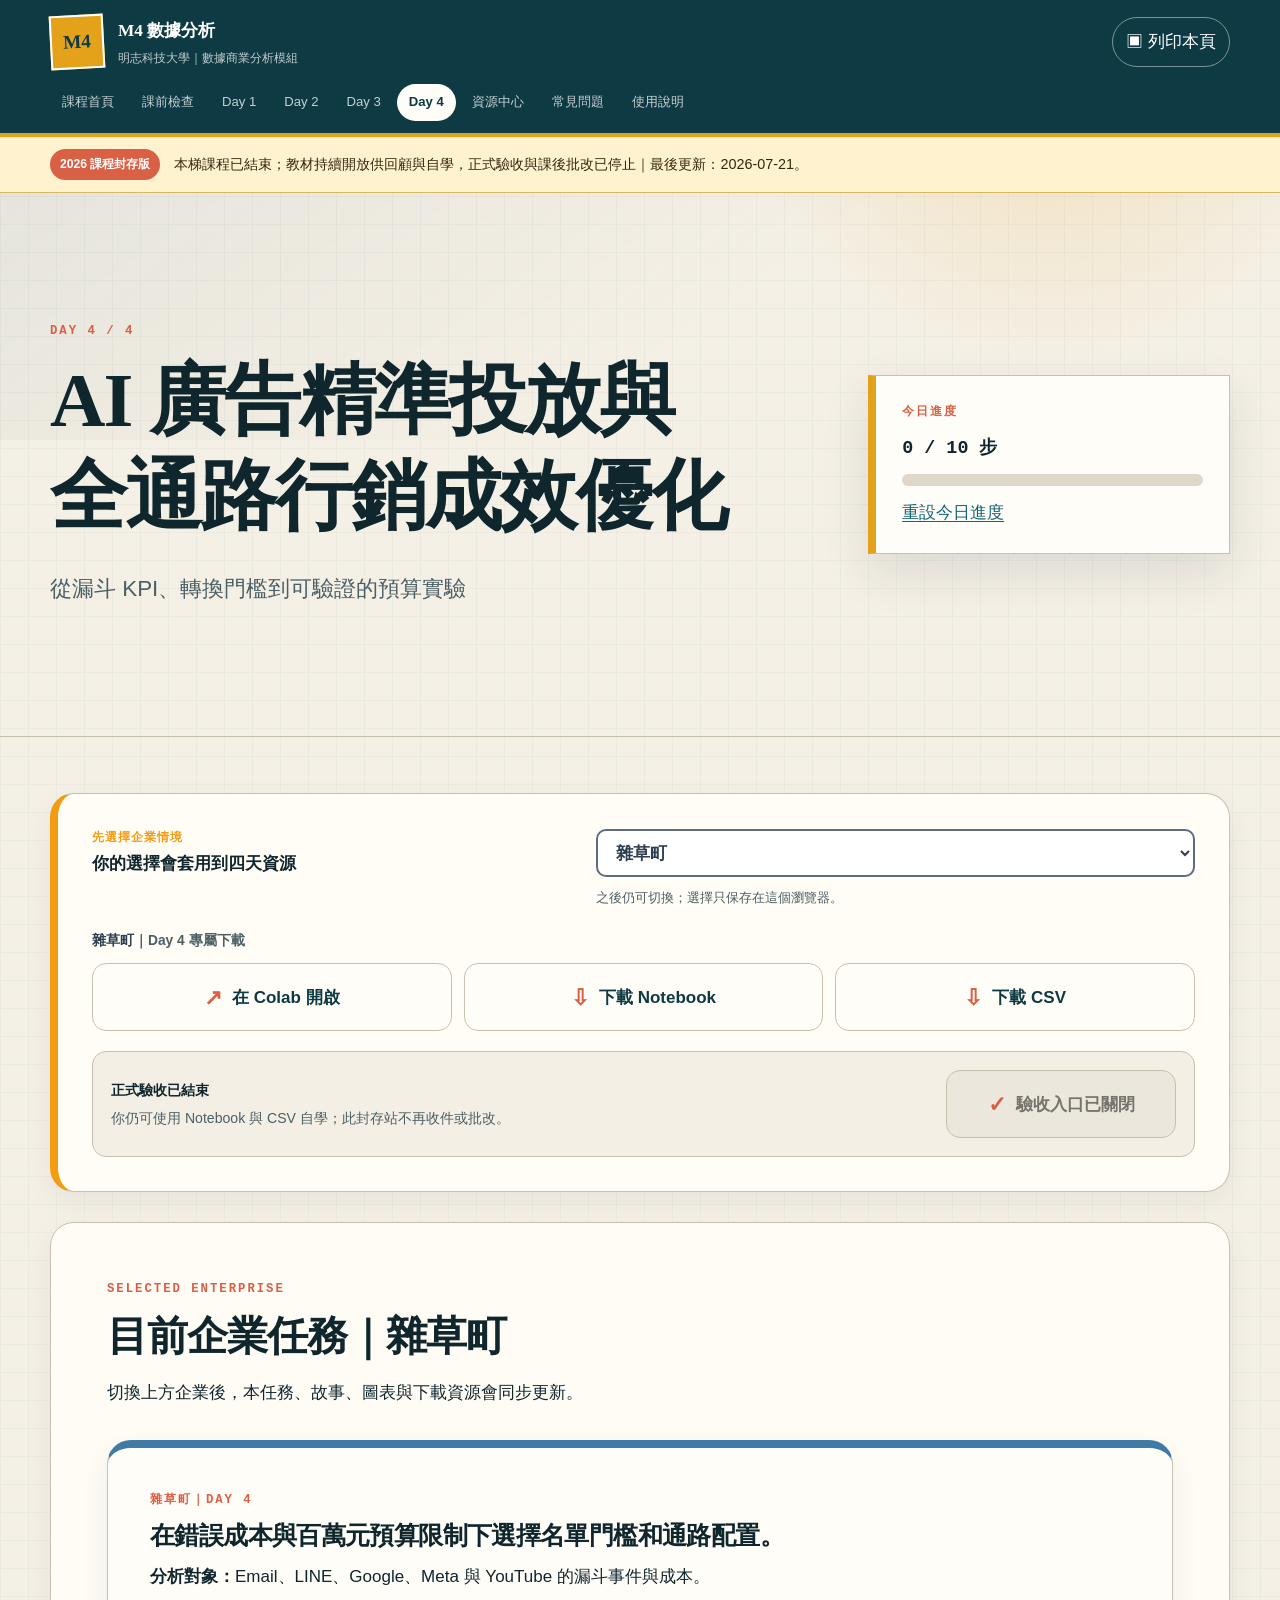
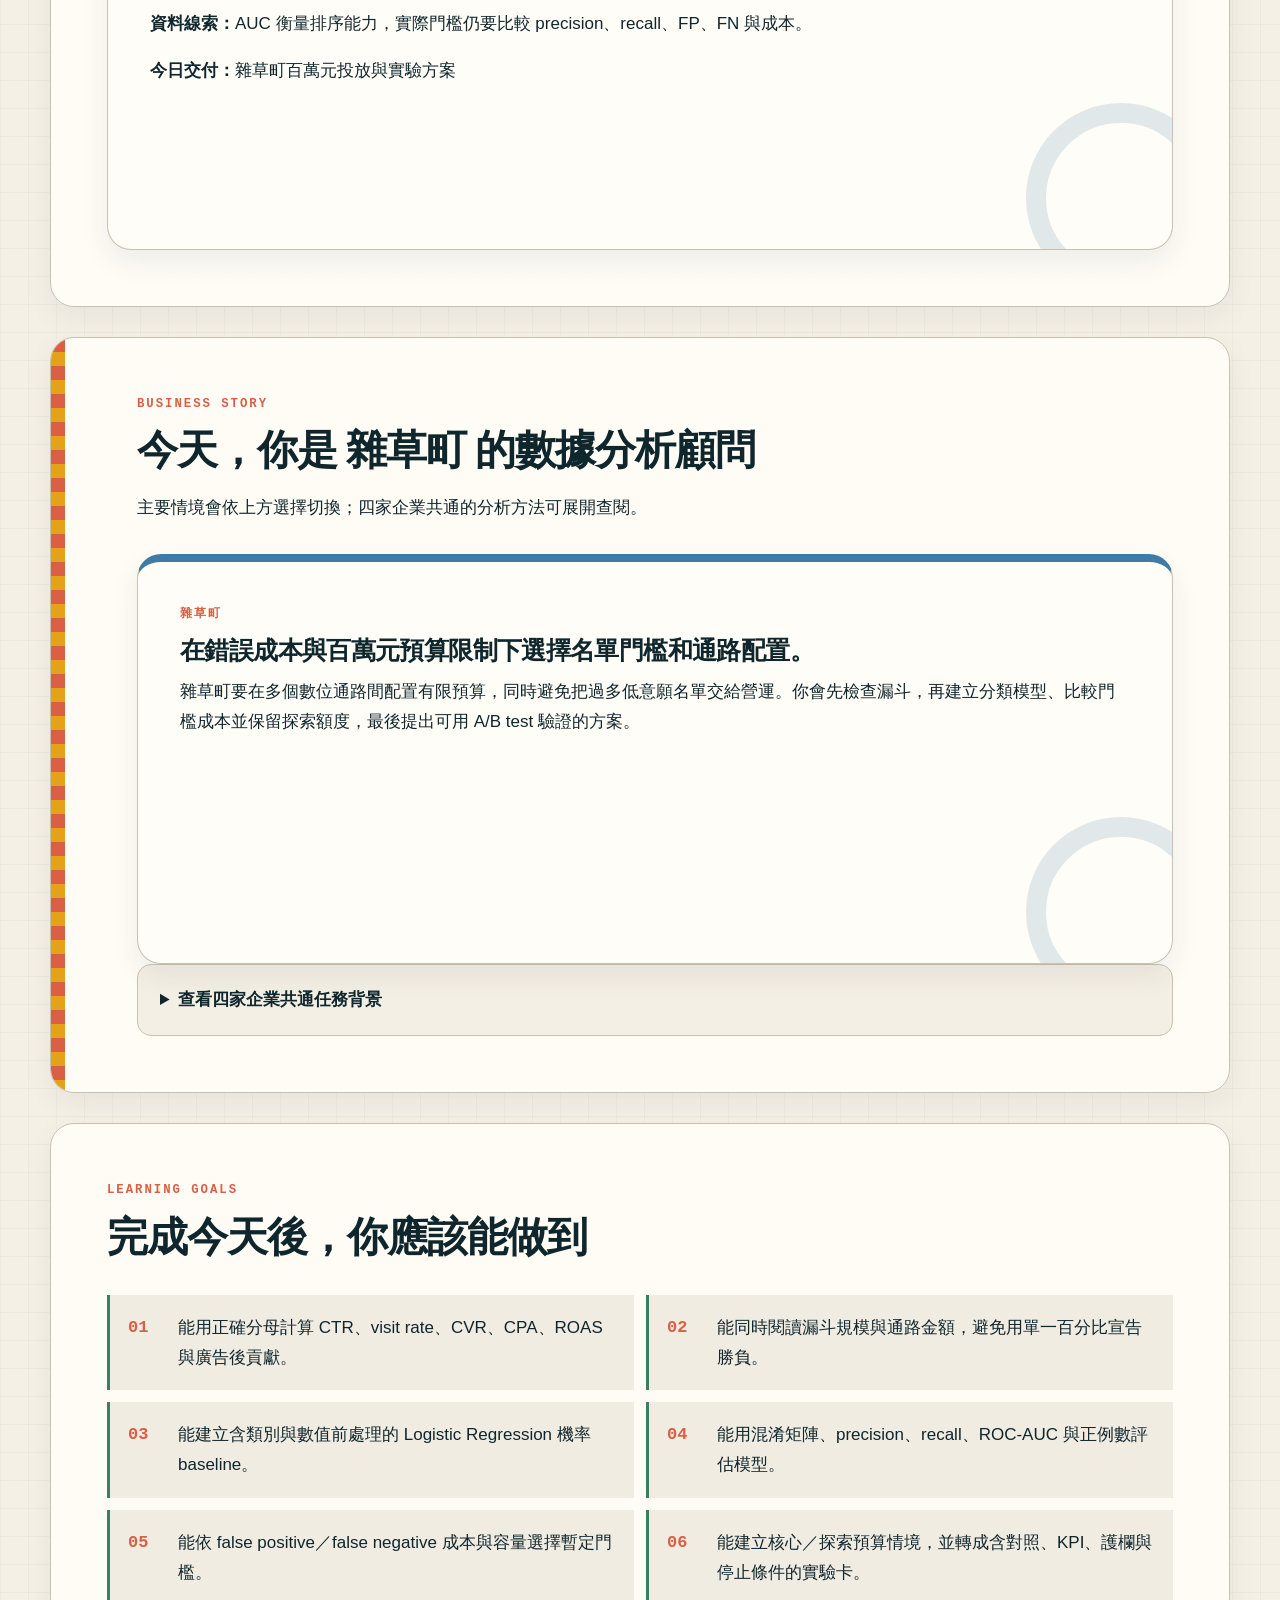
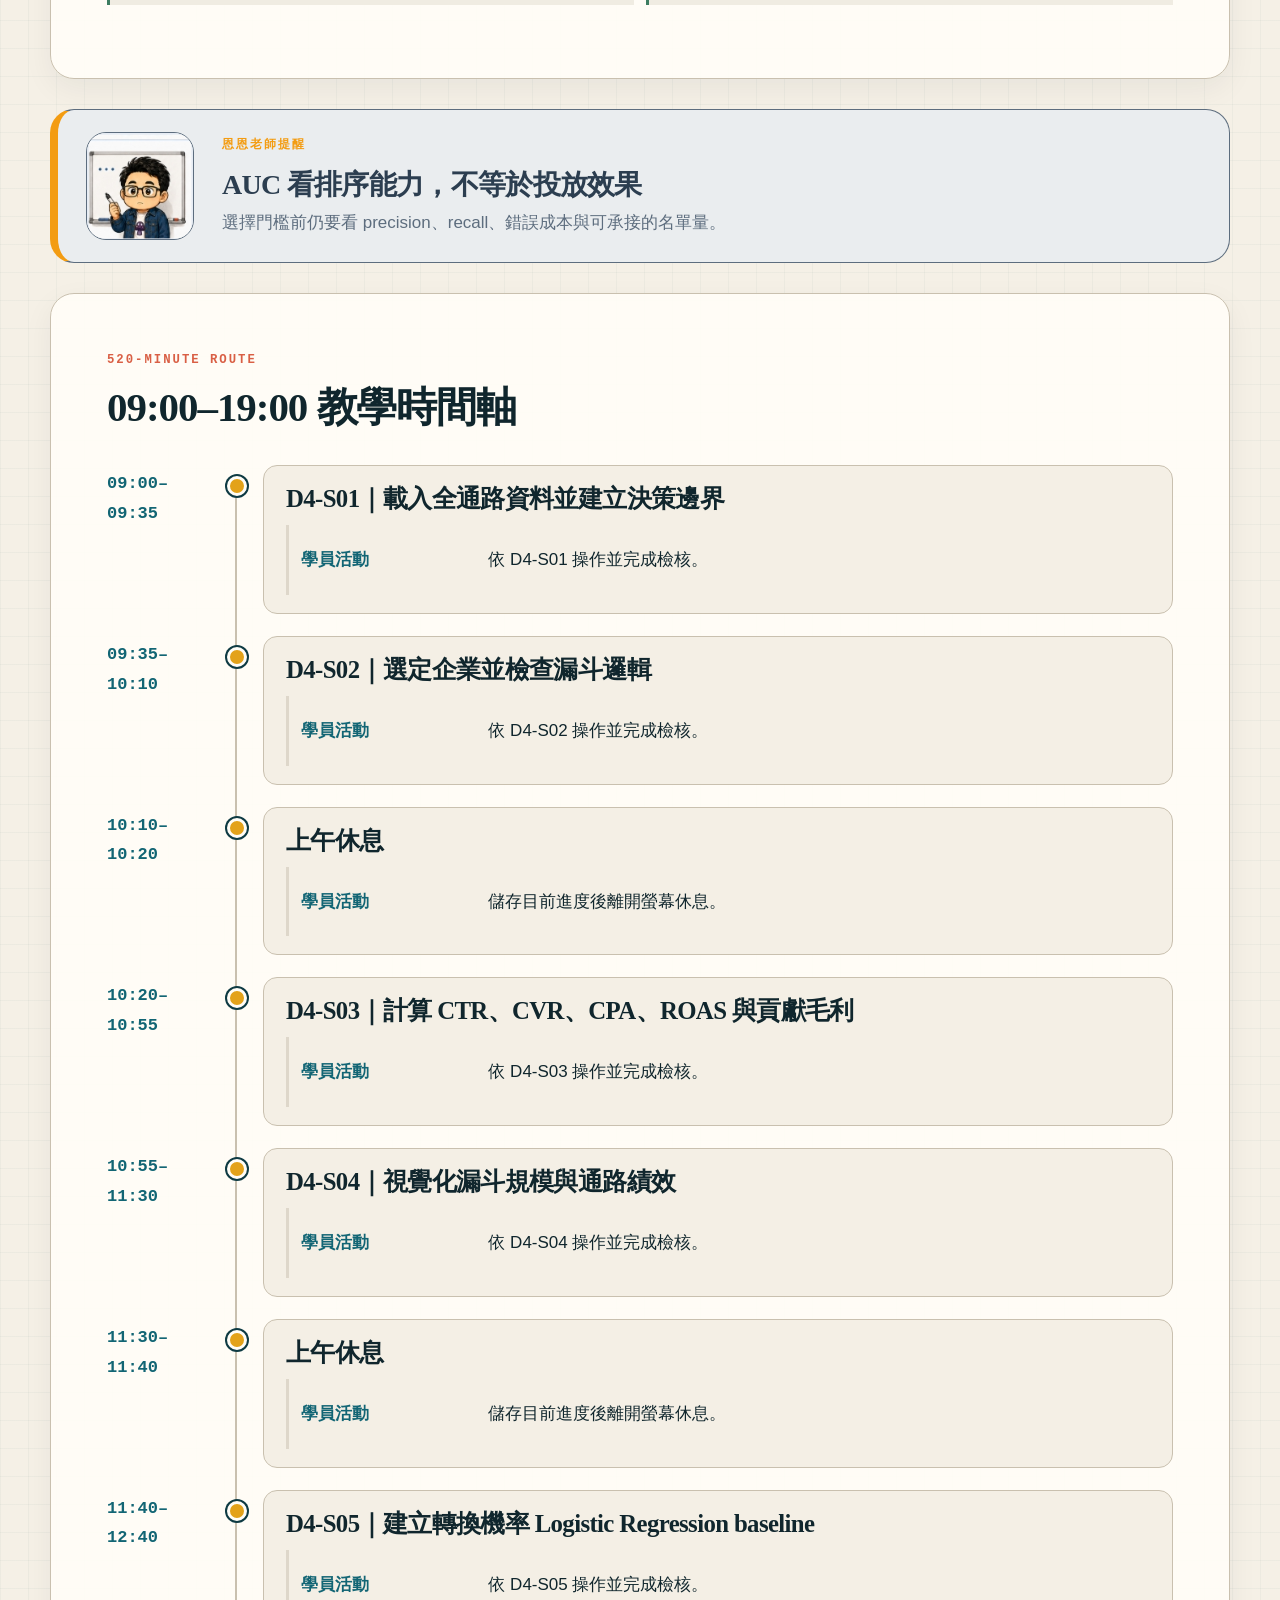
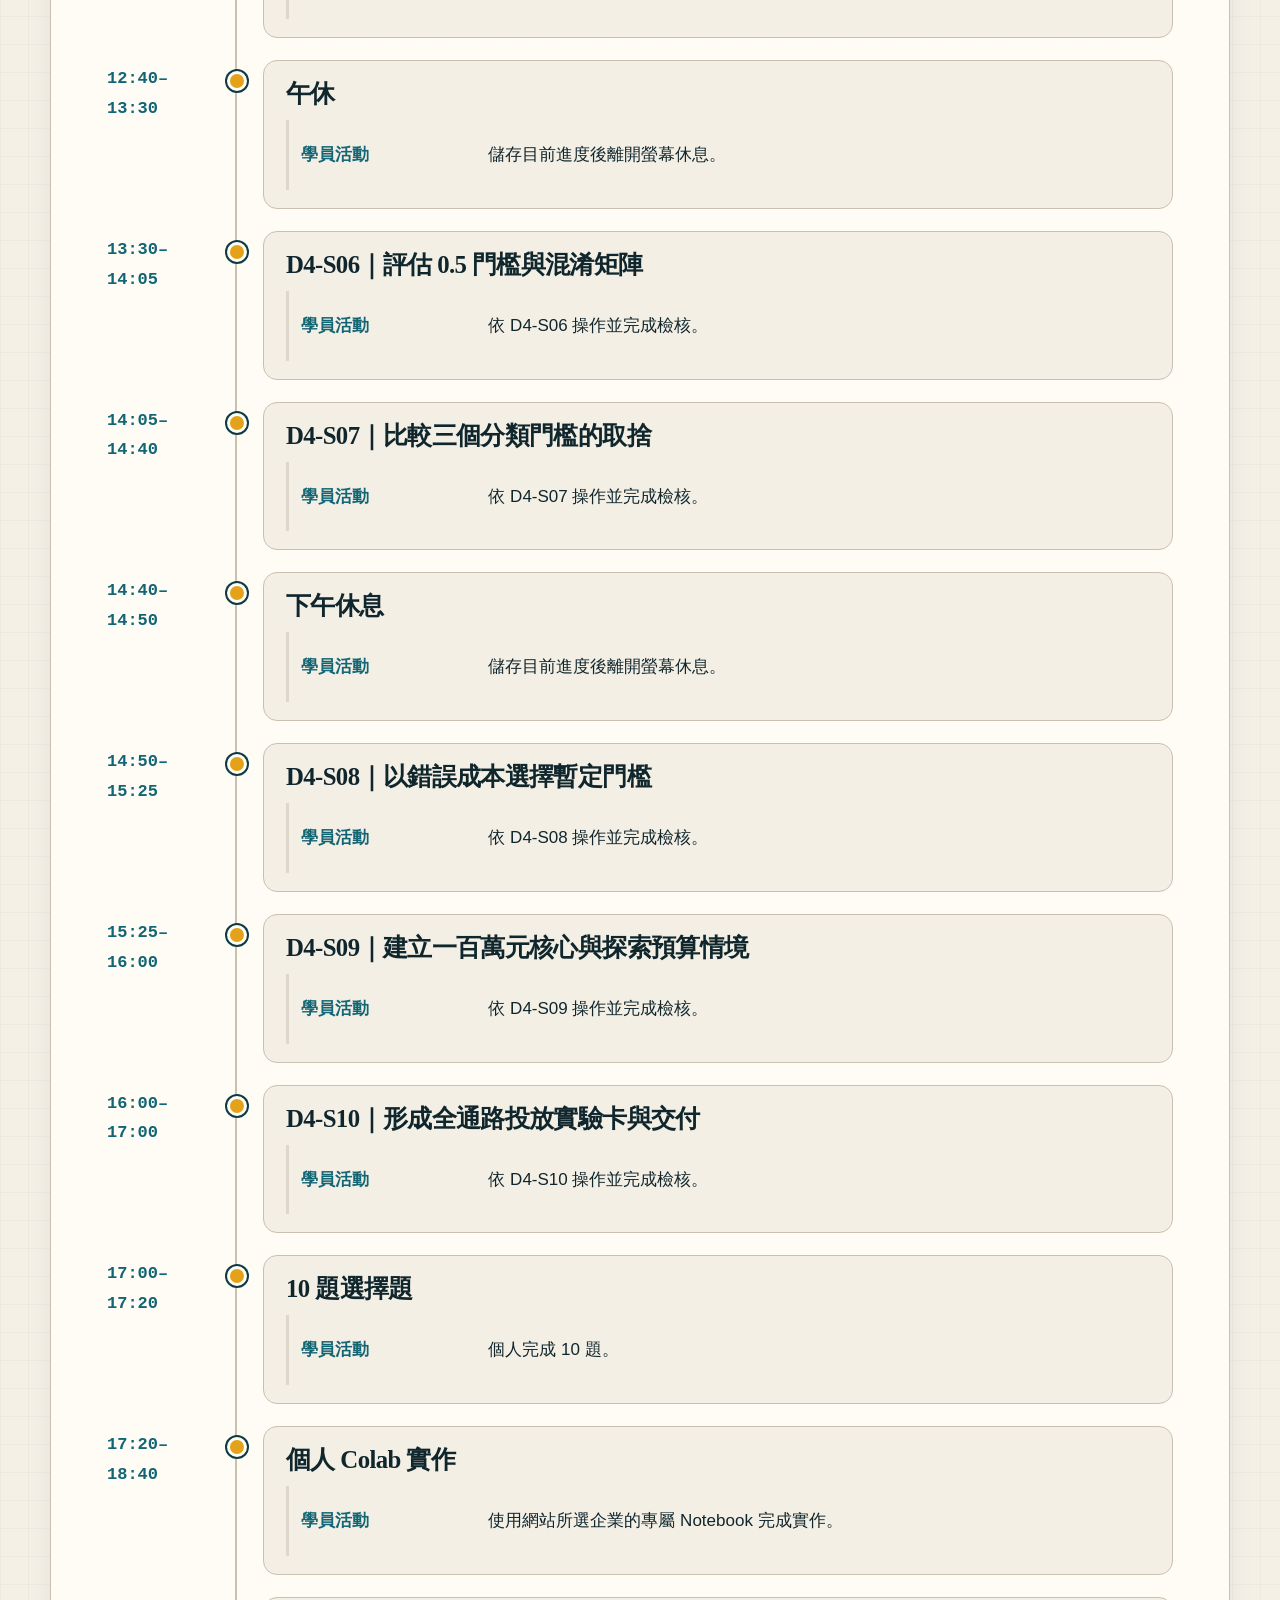
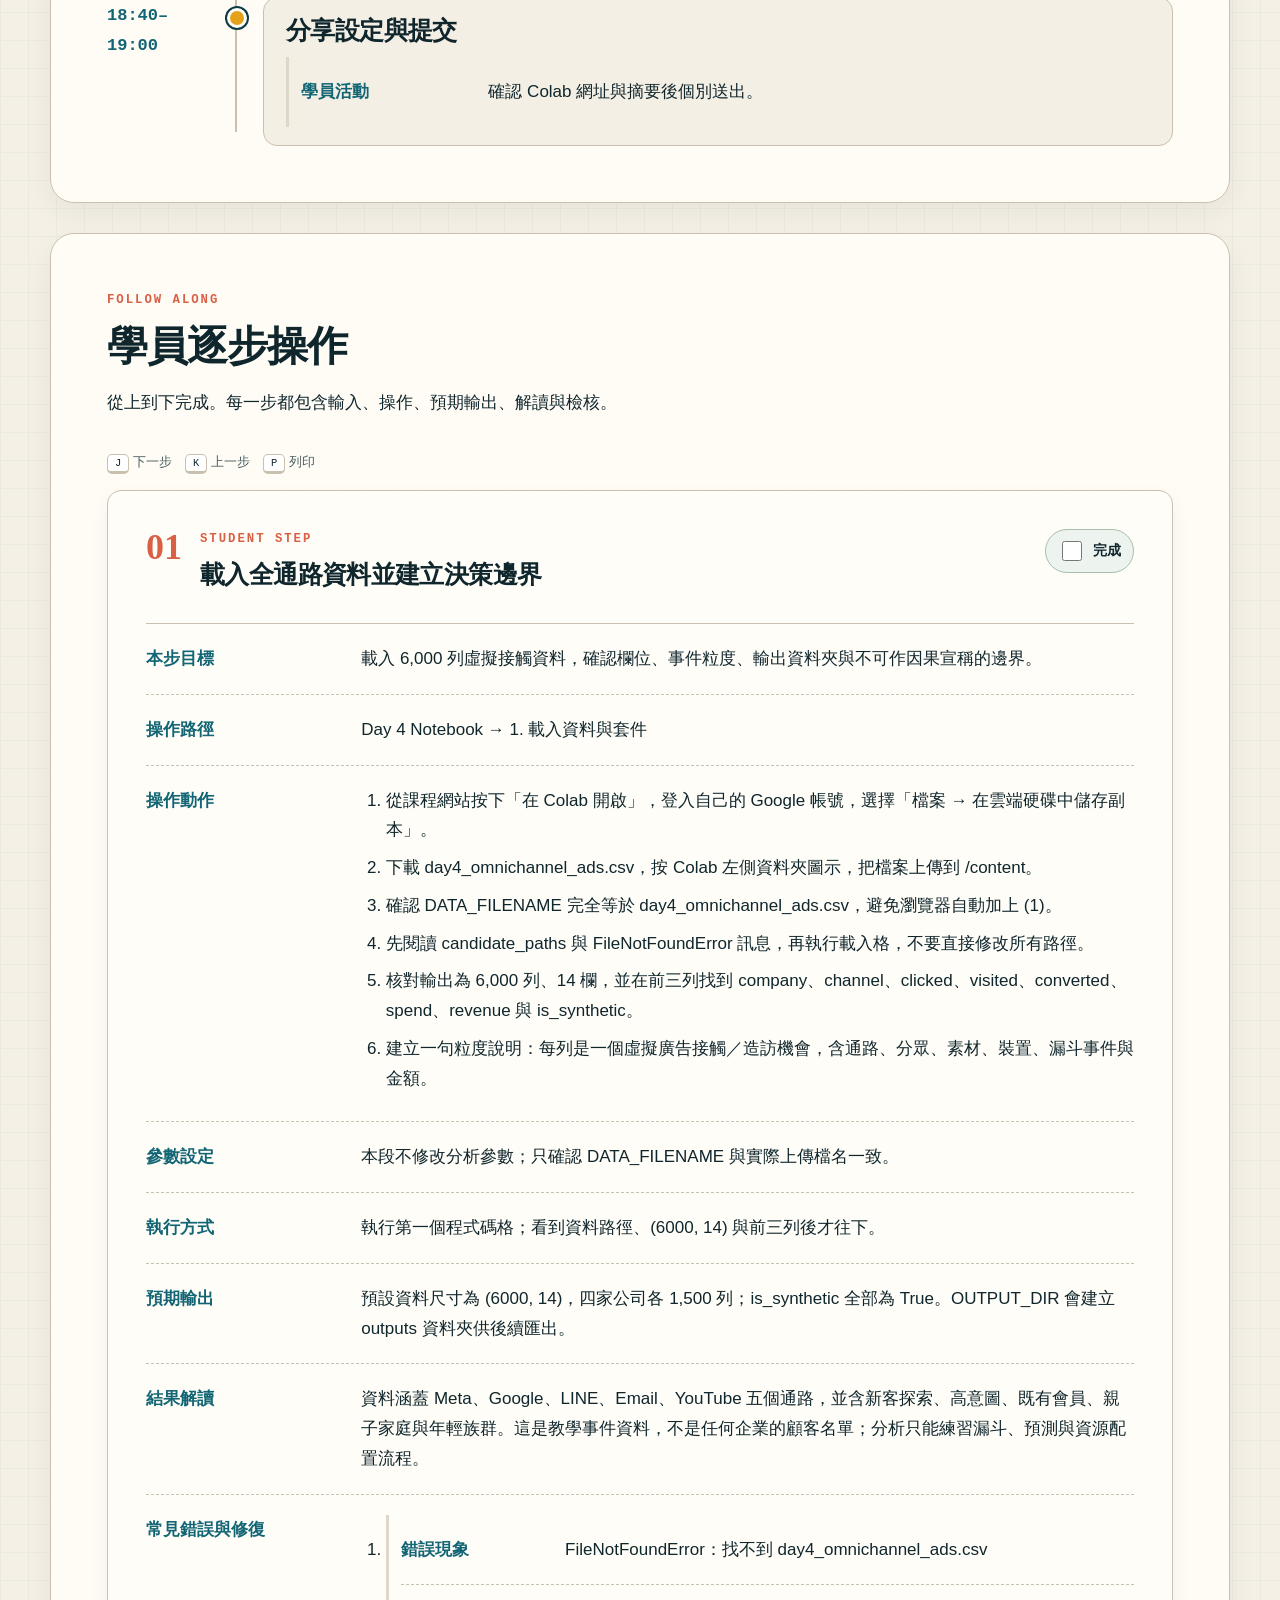
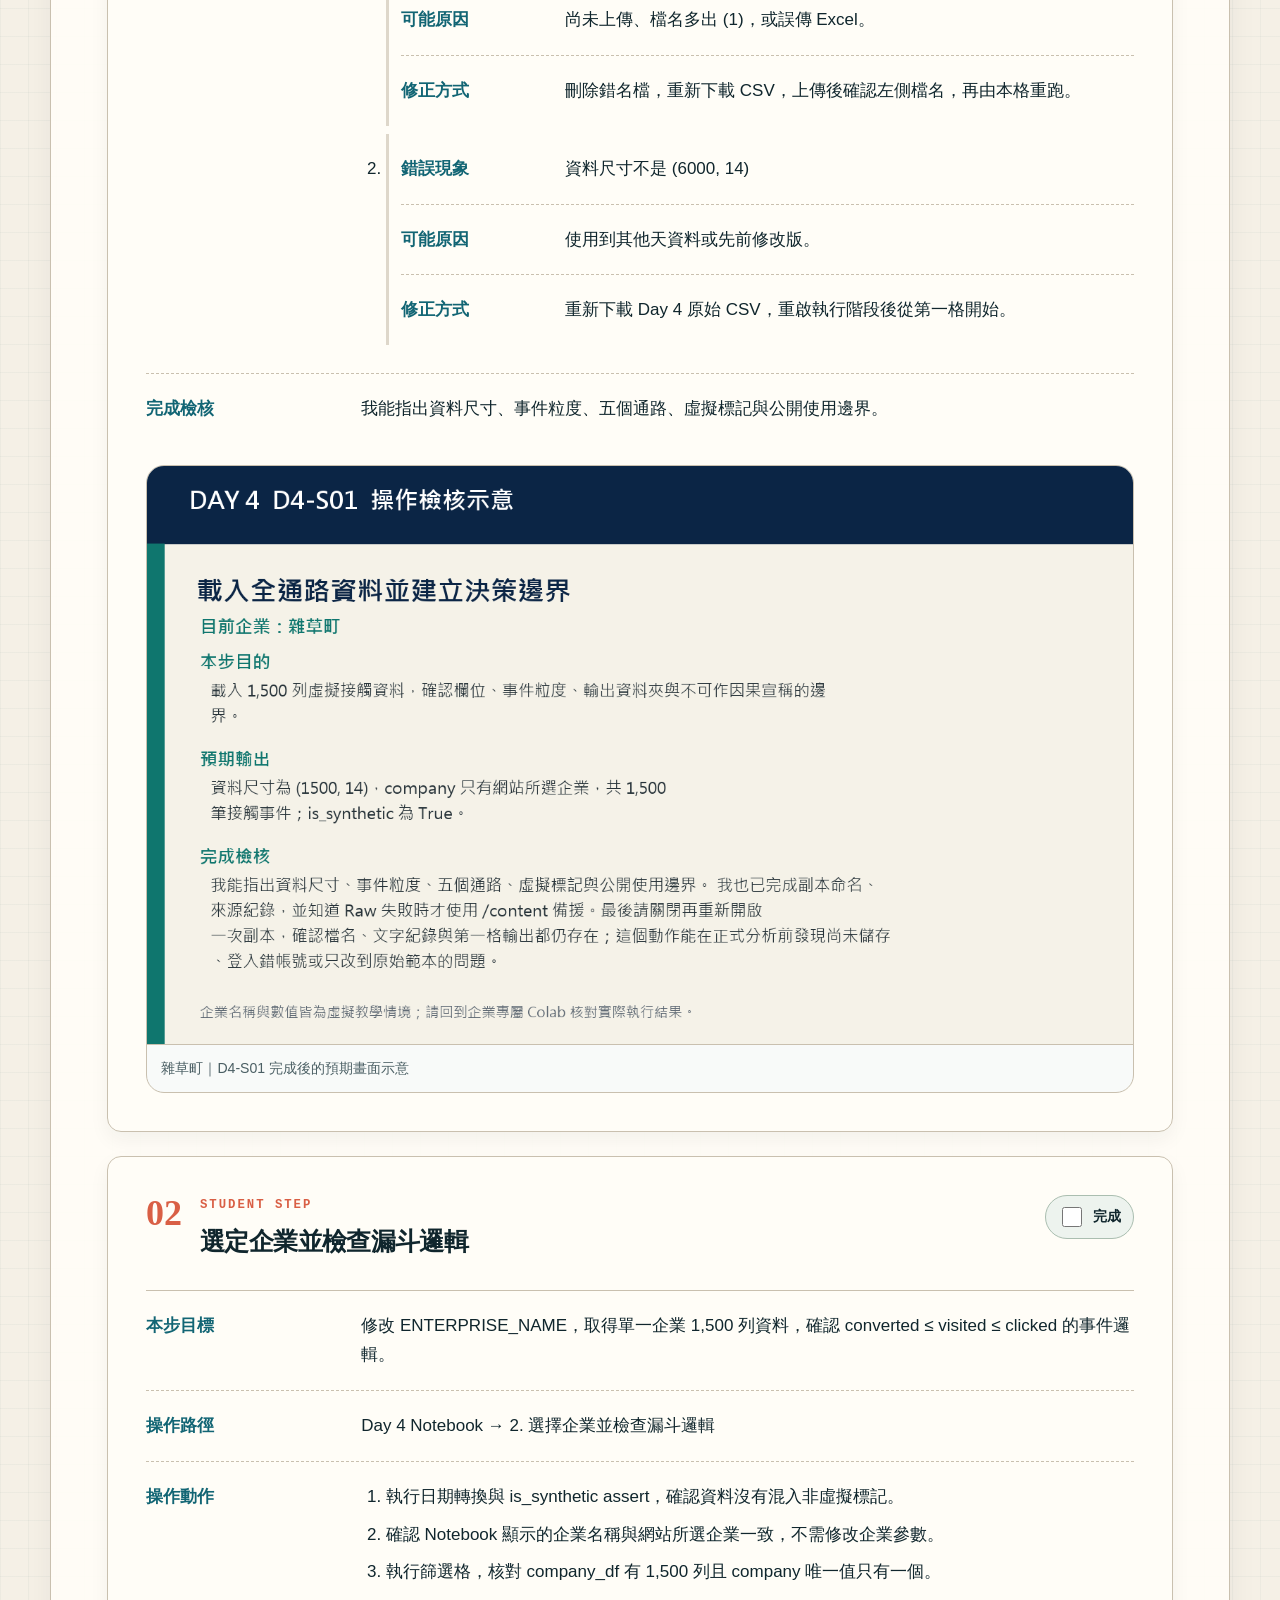
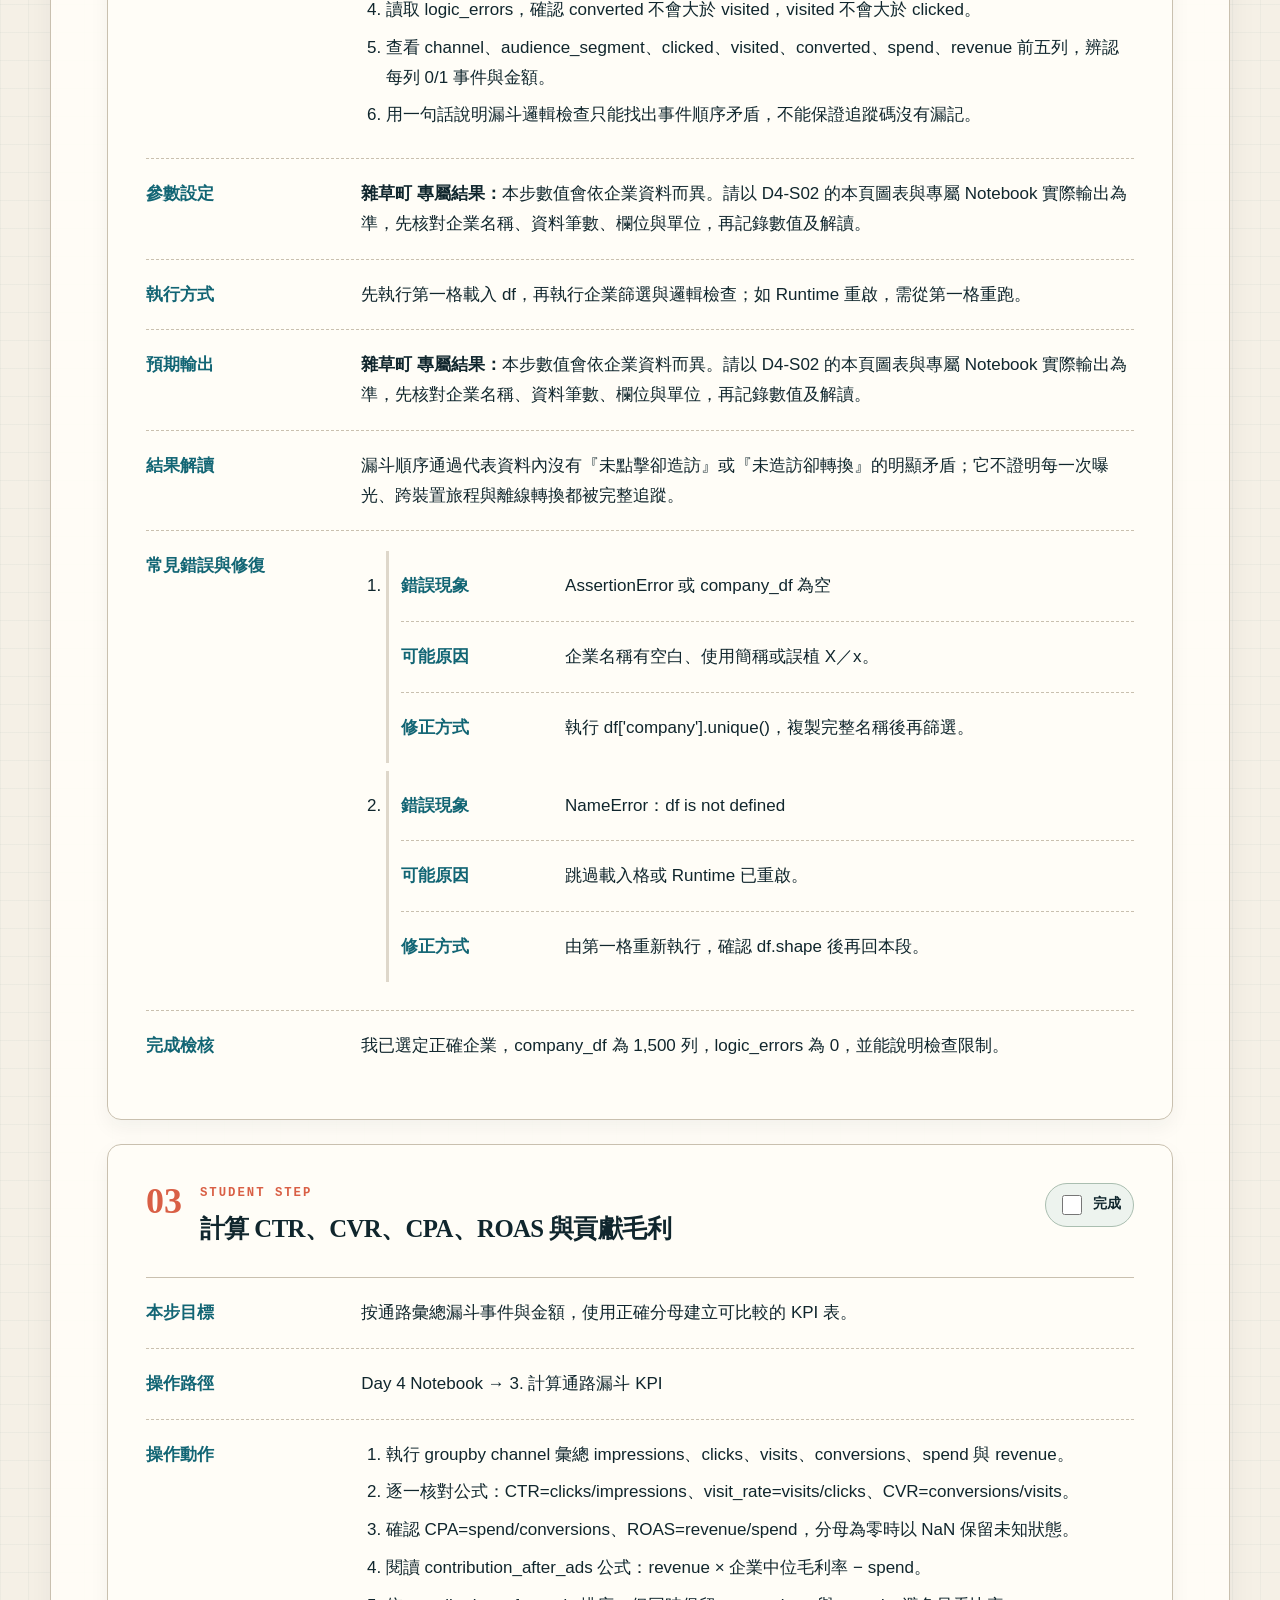
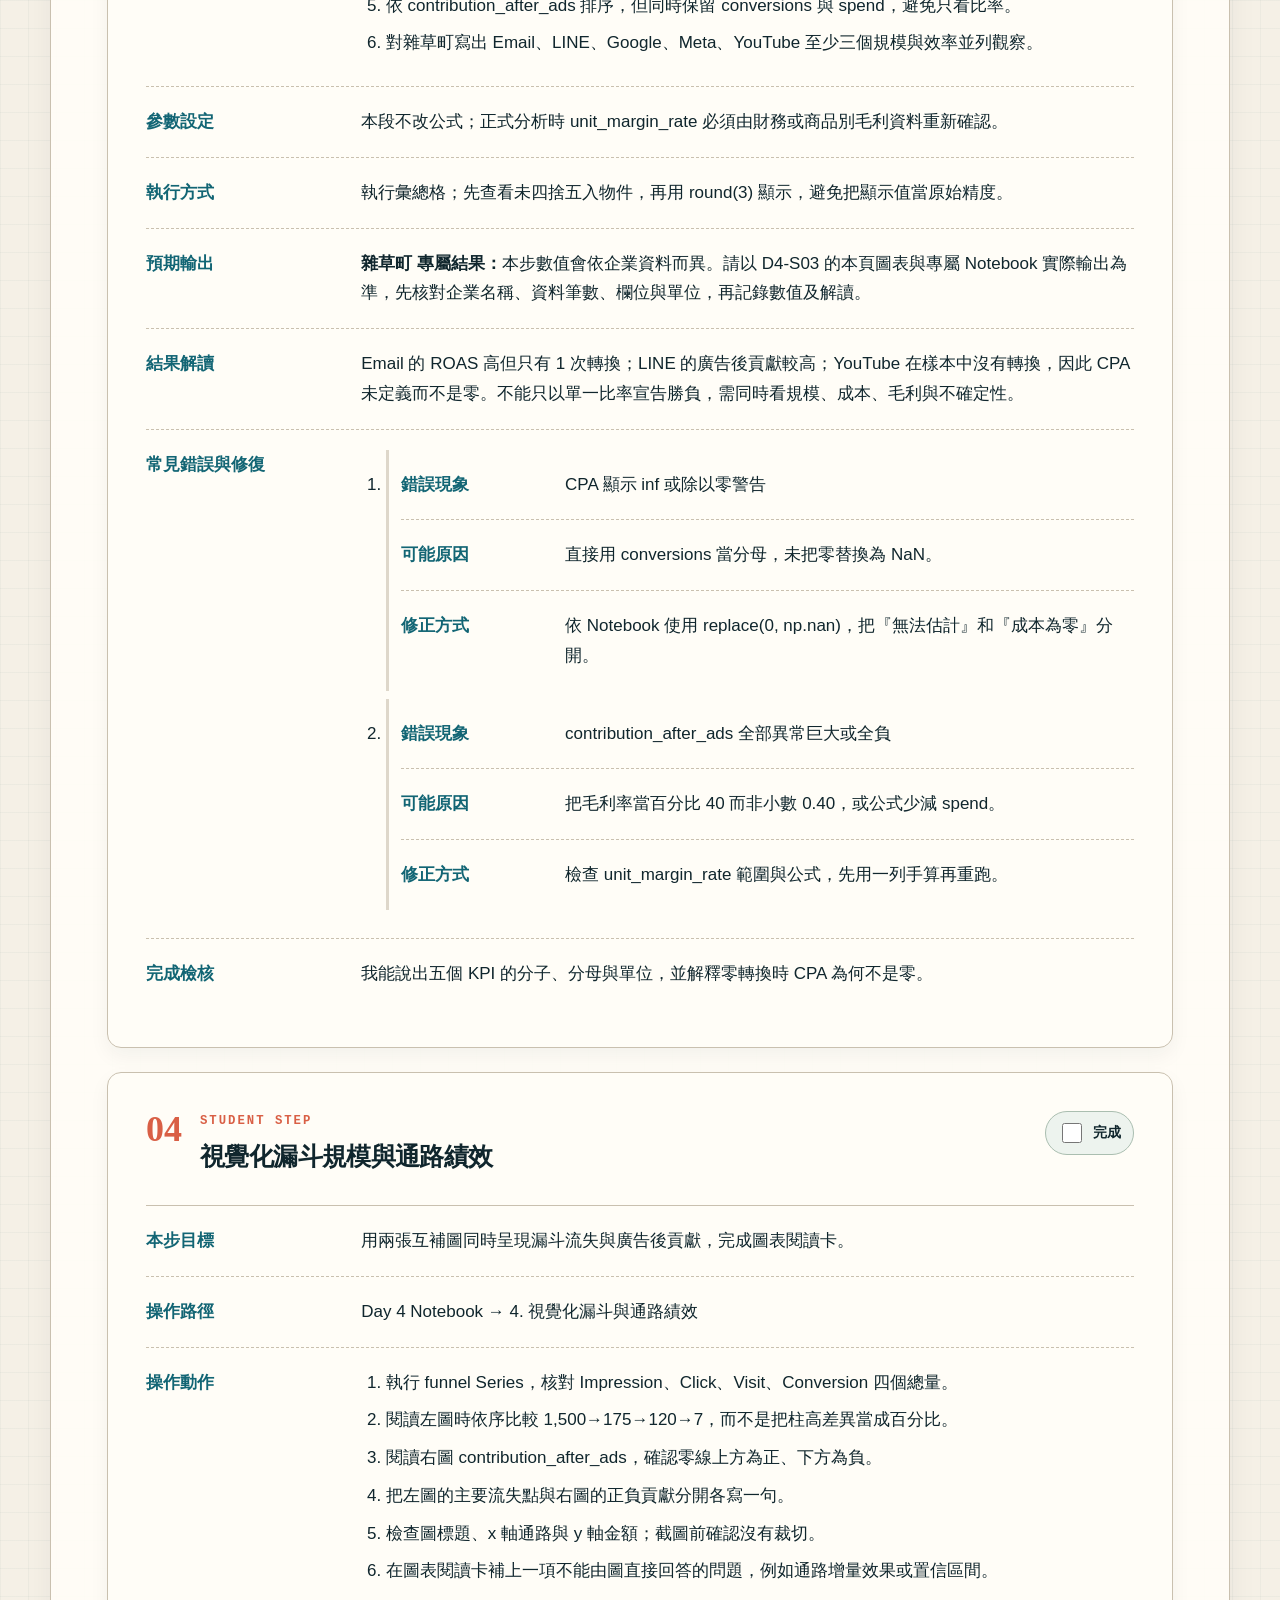
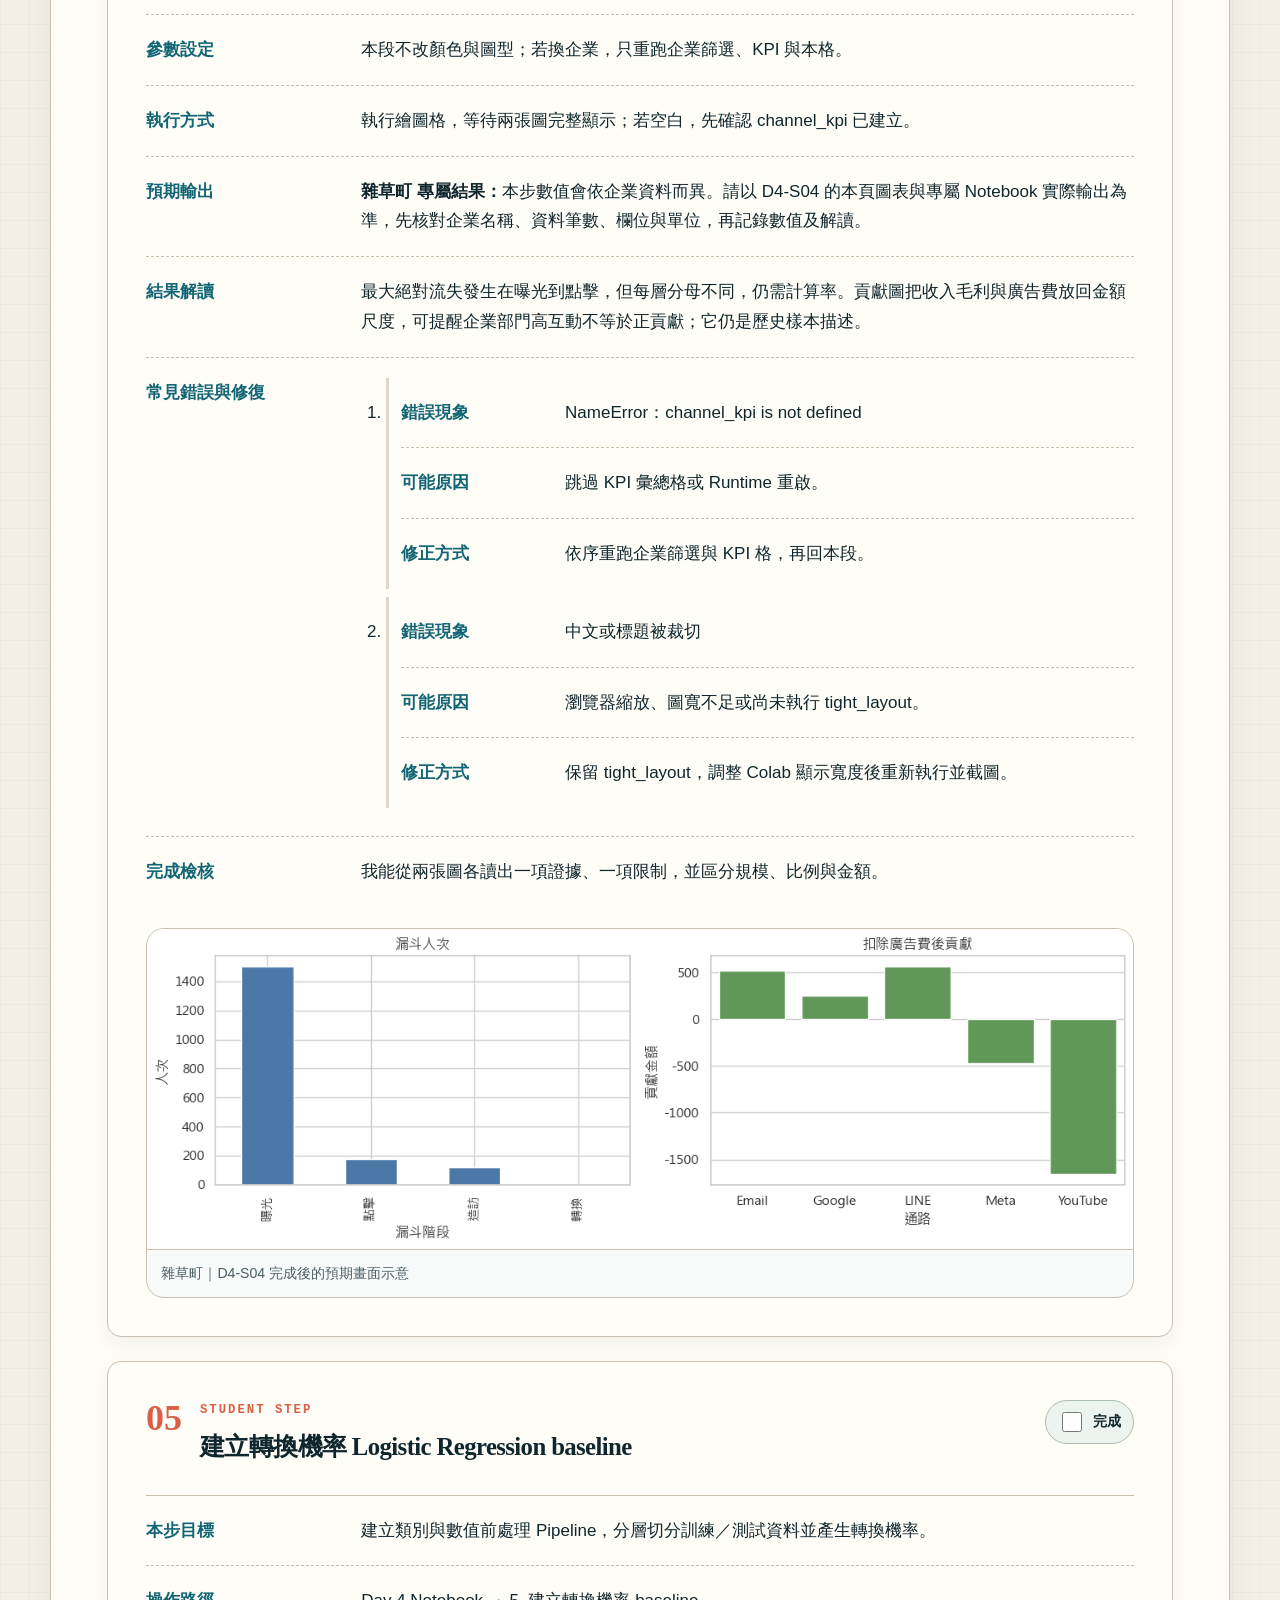
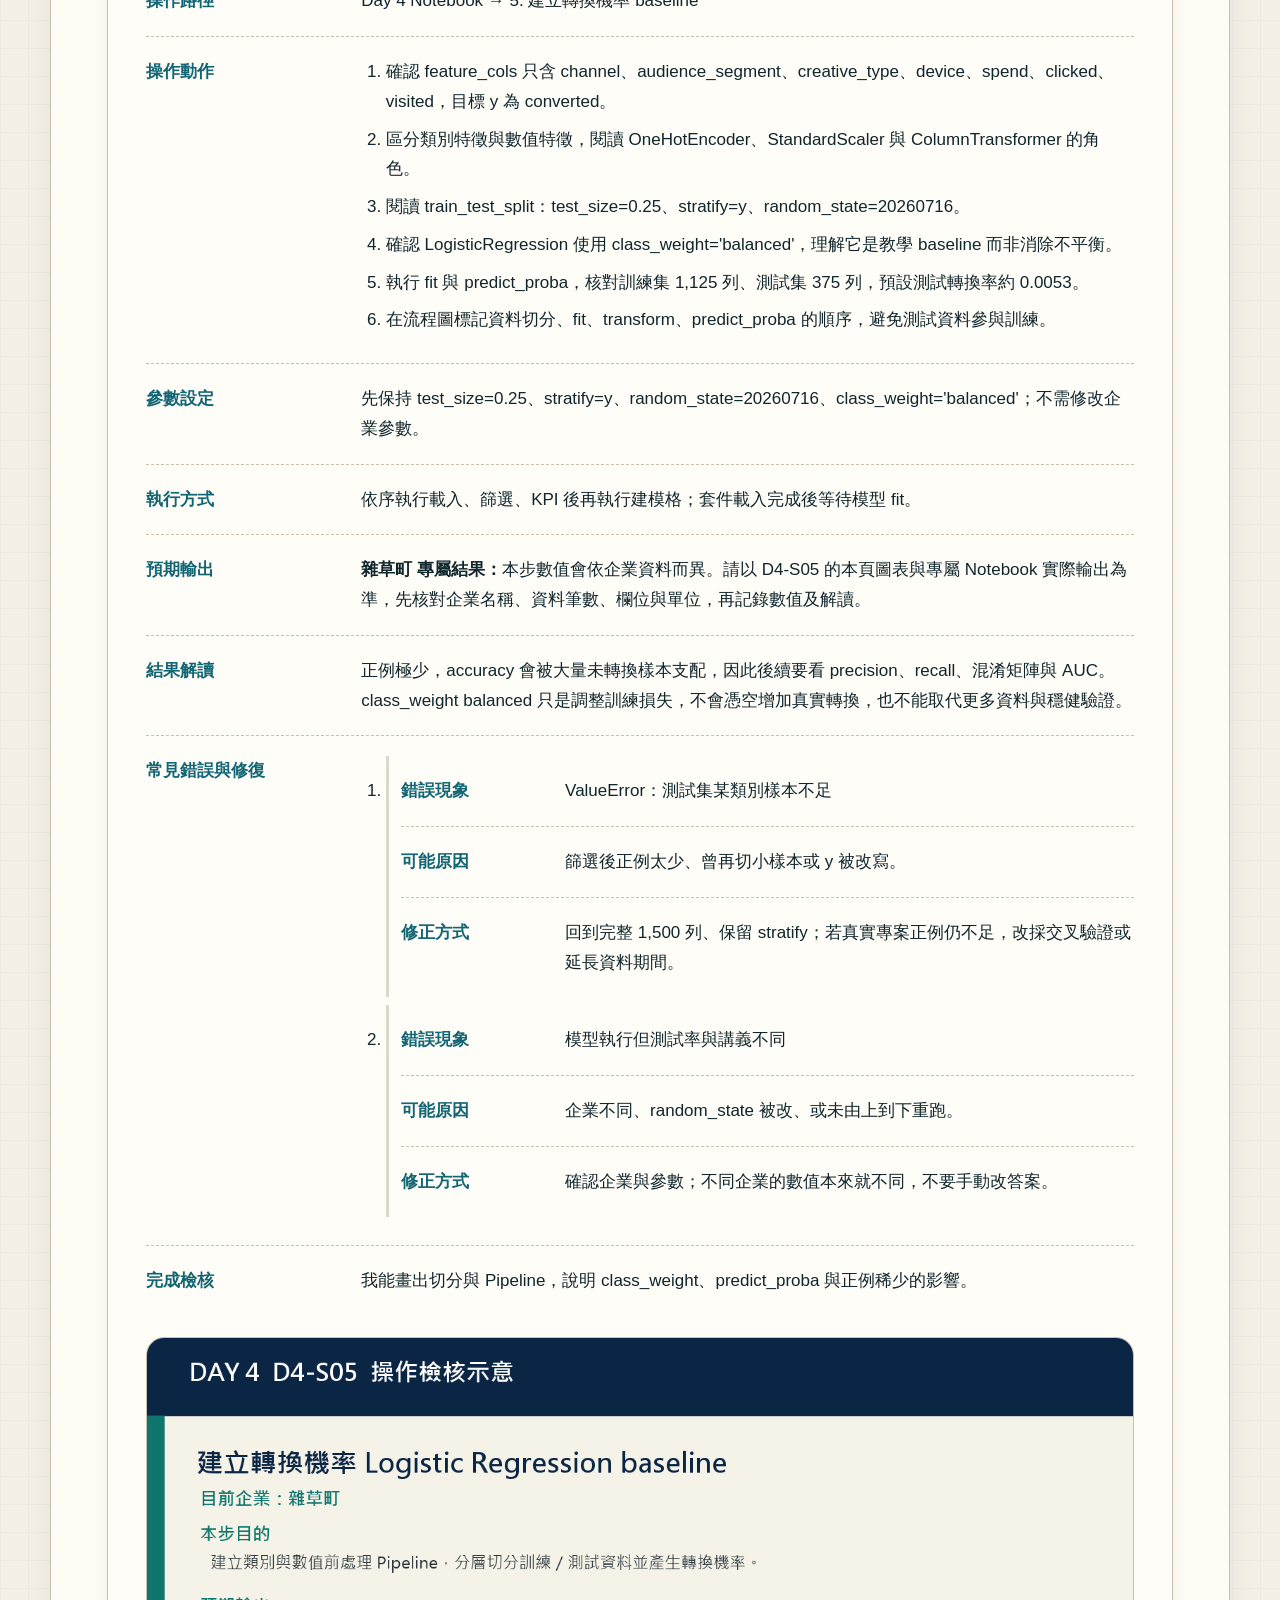
<file: docs/day-4/index.html>
<!doctype html>
<html lang="zh-Hant" data-base-path="/mcut-m4-business-analytics-2026-student/">
<head>
  <meta charset="utf-8">
  <meta name="viewport" content="width=device-width, initial-scale=1">
  <meta name="color-scheme" content="light">
  <meta name="theme-color" content="#0e3a43">
  <meta name="course-progress-schema" content="v1">
  <title>Day 4｜AI 廣告精準投放與全通路行銷成效優化｜M4 數據分析</title>
  <meta name="description" content="從漏斗 KPI、轉換門檻到可驗證的預算實驗">
  <link rel="canonical" href="https://johnnychao.github.io/mcut-m4-business-analytics-2026-student/day-4/index.html">
  <link rel="icon" href="data:image/svg+xml,%3Csvg xmlns='http://www.w3.org/2000/svg' viewBox='0 0 64 64'%3E%3Crect width='64' height='64' rx='10' fill='%230e3a43'/%3E%3Ctext x='32' y='41' text-anchor='middle' font-family='Georgia' font-size='28' font-weight='700' fill='%23e3a21a'%3EM4%3C/text%3E%3C/svg%3E">
  <link rel="stylesheet" href="../assets/site.css">
  <script src="../assets/app.js" defer></script>
</head>
<body data-page="day" data-day="4">
  <a class="skip-link" href="#main-content">跳到主要內容</a>
  <header class="site-header">
    <div class="brand-row shell">
      <a class="brand" href="../index.html" aria-label="回到課程首頁">
        <span class="brand-mark" aria-hidden="true">M4</span>
        <span><strong>M4 數據分析</strong><small>明志科技大學｜數據商業分析模組</small></span>
      </a>
      <button class="print-button" type="button" data-print><span aria-hidden="true">▣</span> 列印本頁</button>
    </div>
    <nav class="course-nav shell" aria-label="課程主要導覽"><a class="nav-link" href="../index.html">課程首頁</a><a class="nav-link" href="../preflight/index.html">課前檢查</a><a class="nav-link" href="../day-1/index.html">Day 1</a><a class="nav-link" href="../day-2/index.html">Day 2</a><a class="nav-link" href="../day-3/index.html">Day 3</a><a class="nav-link is-active" href="index.html" aria-current="page">Day 4</a><a class="nav-link" href="../resources/index.html">資源中心</a><a class="nav-link" href="../faq/index.html">常見問題</a><a class="nav-link" href="../usage/index.html">使用說明</a></nav>
  </header>
  <aside class="archive-notice" aria-label="課程封存狀態"><div class="shell"><strong>2026 課程封存版</strong><p>本梯課程已結束；教材持續開放供回顧與自學，正式驗收與課後批改已停止｜最後更新：2026-07-21。</p></div></aside>
  <main id="main-content" tabindex="-1">
<section class="day-hero">
  <div class="shell hero-grid">
    <div><p class="day-kicker">DAY 4 / 4</p><h1>AI 廣告精準投放與全通路行銷成效優化</h1><p class="hero-subtitle">從漏斗 KPI、轉換門檻到可驗證的預算實驗</p></div>
    <aside class="progress-panel" aria-labelledby="progress-label-4">
      <p id="progress-label-4" class="eyebrow">今日進度</p>
      <p class="progress-copy" data-progress-summary data-day="4">0 / 10 步</p>
      <div class="progress-track" role="progressbar" aria-valuemin="0" aria-valuemax="10" aria-valuenow="0" data-progress-bar data-day="4"><span></span></div>
      <button class="text-button" type="button" data-reset-progress data-day="4">重設今日進度</button>
      <div class="completion-state" data-completion-state data-day="4" hidden><img class="completion-illustration" src="../assets/brand/enen-celebrate.png" width="133" height="133" loading="lazy" decoding="async" alt="恩恩老師舉起雙手慶祝完成今日所有步驟"><p><strong>今日步驟完成！</strong><span>今天的自學步驟已完成；請自行保存 Notebook 與成果。</span></p></div>
    </aside>
  </div>
</section>
<div class="shell page-stack">

<section class="day-resource-panel" data-enterprise-scope data-day="4" aria-label="Day 4 企業別教學資源">

<div class="enterprise-selector" data-enterprise-selector>
  <label for="enterprise-day-4"><span>先選擇企業情境</span><strong>你的選擇會套用到四天資源</strong></label>
  <select id="enterprise-day-4" data-enterprise-select aria-describedby="enterprise-day-4-help"><option value="zacao-town">雜草町</option><option value="e-da-development">義大開發</option><option value="shengxiangzhen-genmei">盛香珍 × 亙美質珍</option><option value="formosa-optical">寶島眼鏡</option></select>
  <p id="enterprise-day-4-help">之後仍可切換；選擇只保存在這個瀏覽器。</p>
</div>

  <div class="enterprise-resource-groups"><div class="enterprise-resource-group" data-enterprise-group="zacao-town"><p class="enterprise-resource-title"><span data-enterprise-current>雜草町</span>｜Day 4 專屬下載</p><div class="action-grid" aria-label="雜草町 Day 4 教學資源"><a class="action-button action-colab" href="https://colab.research.google.com/github/johnnychao/mcut-m4-business-analytics-2026-student/blob/main/docs/resources/notebooks/zacao-town/day-4-zacao-town-ads-analysis.ipynb" target="_blank" rel="noopener"><span aria-hidden="true">↗</span>在 Colab 開啟</a><a class="action-button action-notebook" href="https://github.com/johnnychao/mcut-m4-business-analytics-2026-student/blob/main/docs/resources/notebooks/zacao-town/day-4-zacao-town-ads-analysis.ipynb" target="_blank" rel="noopener"><span aria-hidden="true">⇩</span>下載 Notebook</a><a class="action-button action-csv" href="https://raw.githubusercontent.com/johnnychao/mcut-m4-business-analytics-2026-student/main/docs/resources/data/zacao-town/day-4-zacao-town-omnichannel-ads.csv" target="_blank" rel="noopener"><span aria-hidden="true">⇩</span>下載 CSV</a></div></div><div class="enterprise-resource-group" data-enterprise-group="e-da-development" hidden><p class="enterprise-resource-title"><span data-enterprise-current>義大開發</span>｜Day 4 專屬下載</p><div class="action-grid" aria-label="義大開發 Day 4 教學資源"><a class="action-button action-colab" href="https://colab.research.google.com/github/johnnychao/mcut-m4-business-analytics-2026-student/blob/main/docs/resources/notebooks/e-da-development/day-4-e-da-development-ads-analysis.ipynb" target="_blank" rel="noopener"><span aria-hidden="true">↗</span>在 Colab 開啟</a><a class="action-button action-notebook" href="https://github.com/johnnychao/mcut-m4-business-analytics-2026-student/blob/main/docs/resources/notebooks/e-da-development/day-4-e-da-development-ads-analysis.ipynb" target="_blank" rel="noopener"><span aria-hidden="true">⇩</span>下載 Notebook</a><a class="action-button action-csv" href="https://raw.githubusercontent.com/johnnychao/mcut-m4-business-analytics-2026-student/main/docs/resources/data/e-da-development/day-4-e-da-development-omnichannel-ads.csv" target="_blank" rel="noopener"><span aria-hidden="true">⇩</span>下載 CSV</a></div></div><div class="enterprise-resource-group" data-enterprise-group="shengxiangzhen-genmei" hidden><p class="enterprise-resource-title"><span data-enterprise-current>盛香珍 × 亙美質珍</span>｜Day 4 專屬下載</p><div class="action-grid" aria-label="盛香珍 × 亙美質珍 Day 4 教學資源"><a class="action-button action-colab" href="https://colab.research.google.com/github/johnnychao/mcut-m4-business-analytics-2026-student/blob/main/docs/resources/notebooks/shengxiangzhen-genmei/day-4-shengxiangzhen-genmei-ads-analysis.ipynb" target="_blank" rel="noopener"><span aria-hidden="true">↗</span>在 Colab 開啟</a><a class="action-button action-notebook" href="https://github.com/johnnychao/mcut-m4-business-analytics-2026-student/blob/main/docs/resources/notebooks/shengxiangzhen-genmei/day-4-shengxiangzhen-genmei-ads-analysis.ipynb" target="_blank" rel="noopener"><span aria-hidden="true">⇩</span>下載 Notebook</a><a class="action-button action-csv" href="https://raw.githubusercontent.com/johnnychao/mcut-m4-business-analytics-2026-student/main/docs/resources/data/shengxiangzhen-genmei/day-4-shengxiangzhen-genmei-omnichannel-ads.csv" target="_blank" rel="noopener"><span aria-hidden="true">⇩</span>下載 CSV</a></div></div><div class="enterprise-resource-group" data-enterprise-group="formosa-optical" hidden><p class="enterprise-resource-title"><span data-enterprise-current>寶島眼鏡</span>｜Day 4 專屬下載</p><div class="action-grid" aria-label="寶島眼鏡 Day 4 教學資源"><a class="action-button action-colab" href="https://colab.research.google.com/github/johnnychao/mcut-m4-business-analytics-2026-student/blob/main/docs/resources/notebooks/formosa-optical/day-4-formosa-optical-ads-analysis.ipynb" target="_blank" rel="noopener"><span aria-hidden="true">↗</span>在 Colab 開啟</a><a class="action-button action-notebook" href="https://github.com/johnnychao/mcut-m4-business-analytics-2026-student/blob/main/docs/resources/notebooks/formosa-optical/day-4-formosa-optical-ads-analysis.ipynb" target="_blank" rel="noopener"><span aria-hidden="true">⇩</span>下載 Notebook</a><a class="action-button action-csv" href="https://raw.githubusercontent.com/johnnychao/mcut-m4-business-analytics-2026-student/main/docs/resources/data/formosa-optical/day-4-formosa-optical-omnichannel-ads.csv" target="_blank" rel="noopener"><span aria-hidden="true">⇩</span>下載 CSV</a></div></div></div>
  <div class="assessment-action is-closed"><p><strong>正式驗收已結束</strong><span>你仍可使用 Notebook 與 CSV 自學；此封存站不再收件或批改。</span></p><span class="action-button is-disabled" aria-disabled="true"><span aria-hidden="true">✓</span>驗收入口已關閉</span></div>
</section>


<section class="section-block enterprise-task-panel" aria-labelledby="enterprise-task-title-4">
  <div class="section-heading"><p class="eyebrow">Selected enterprise</p><h2 id="enterprise-task-title-4">目前企業任務｜<span data-enterprise-current>雜草町</span></h2><p>切換上方企業後，本任務、故事、圖表與下載資源會同步更新。</p></div>
  <div data-enterprise-contexts><article class="course-card day-color-4" data-enterprise-content="zacao-town"><p class="day-kicker">雜草町｜DAY 4</p><h3>在錯誤成本與百萬元預算限制下選擇名單門檻和通路配置。</h3><p><strong>分析對象：</strong>Email、LINE、Google、Meta 與 YouTube 的漏斗事件與成本。</p><p><strong>資料線索：</strong>AUC 衡量排序能力，實際門檻仍要比較 precision、recall、FP、FN 與成本。</p><p><strong>今日交付：</strong>雜草町百萬元投放與實驗方案</p></article><article class="course-card day-color-4" data-enterprise-content="e-da-development" hidden><p class="day-kicker">義大開發｜DAY 4</p><h3>選擇旅遊名單門檻與通路預算，同時保留增量實驗。</h3><p><strong>分析對象：</strong>五個數位通路的曝光、點擊、造訪、轉換與成本事件。</p><p><strong>資料線索：</strong>漏接高價旅遊意向者的代價可能高於多聯繫一位低意願名單。</p><p><strong>今日交付：</strong>義大開發百萬元投放與實驗方案</p></article><article class="course-card day-color-4" data-enterprise-content="shengxiangzhen-genmei" hidden><p class="day-kicker">盛香珍 × 亙美質珍｜DAY 4</p><h3>在名單成本與百萬元預算限制下安排食品通路投放與實驗。</h3><p><strong>分析對象：</strong>五個數位通路的漏斗、轉換機率、廣告成本與商品價值。</p><p><strong>資料線索：</strong>低 CPA 不代表增量效果；預算方案必須保留對照與停止條件。</p><p><strong>今日交付：</strong>盛香珍 × 亙美質珍百萬元投放與實驗方案</p></article><article class="course-card day-color-4" data-enterprise-content="formosa-optical" hidden><p class="day-kicker">寶島眼鏡｜DAY 4</p><h3>選擇會員名單門檻與全通路預算，說明 precision／recall 取捨。</h3><p><strong>分析對象：</strong>五個通路的接觸事件、轉換價值、錯誤成本與預算情境。</p><p><strong>資料線索：</strong>門檻不是固定答案；誤打擾與漏掉高價值顧客的成本必須透明設定。</p><p><strong>今日交付：</strong>寶島眼鏡百萬元投放與實驗方案</p></article></div>
</section>

  <section class="section-block story-block" aria-labelledby="story-title-4">
    <div class="section-heading"><p class="eyebrow">Business story</p><h2 id="story-title-4">今天，你是 <span data-enterprise-current>雜草町</span> 的數據分析顧問</h2><p>主要情境會依上方選擇切換；四家企業共通的分析方法可展開查閱。</p></div>
    <div class="enterprise-story-groups" data-enterprise-contexts><article class="course-card day-color-4" data-enterprise-content="zacao-town"><p class="day-kicker">雜草町</p><h3>在錯誤成本與百萬元預算限制下選擇名單門檻和通路配置。</h3><p>雜草町要在多個數位通路間配置有限預算，同時避免把過多低意願名單交給營運。你會先檢查漏斗，再建立分類模型、比較門檻成本並保留探索額度，最後提出可用 A/B test 驗證的方案。</p></article><article class="course-card day-color-4" data-enterprise-content="e-da-development" hidden><p class="day-kicker">義大開發</p><h3>選擇旅遊名單門檻與通路預算，同時保留增量實驗。</h3><p>義大開發要把百萬元預算投向能帶來旅遊預訂的通路，又不希望只看歷史 ROAS 就關閉未來學習。你會依錯誤成本選擇分類門檻，再配置核心與探索預算，並設計能衡量增量的實驗。</p></article><article class="course-card day-color-4" data-enterprise-content="shengxiangzhen-genmei" hidden><p class="day-kicker">盛香珍 × 亙美質珍</p><h3>在名單成本與百萬元預算限制下安排食品通路投放與實驗。</h3><p>盛香珍 × 亙美質珍要在檔期前配置通路預算，又要避免把歷史轉換誤當成廣告因果。你會檢查漏斗、比較分類門檻與錯誤成本，再提出核心投放、探索額度和 A/B test 設計。</p></article><article class="course-card day-color-4" data-enterprise-content="formosa-optical" hidden><p class="day-kicker">寶島眼鏡</p><h3>選擇會員名單門檻與全通路預算，說明 precision／recall 取捨。</h3><p>寶島眼鏡要從跨通路接觸中挑出適合後續聯繫的名單，並配置百萬元行銷預算。你會比較 precision、recall、AUC 與錯誤成本，再保留探索預算並設計門市可驗證的 A/B test。</p></article></div>
    <details class="shared-story-details"><summary>查看四家企業共通任務背景</summary><div class="story-copy"><p>第四天上午八點四十分，虛構的「跨企業產品決策中心」把一張一百萬元預算卡放在桌上（以下企業、資料與結論皆為虛構教學用途）。四個企業部門都想搶資源：雜草町主張短影音互動最高，預算應集中 Meta；義大開發認為 Google 的高意圖訪客最接近套票成交；盛香珍X亙美質珍相信 YouTube 能累積新品記憶，不能只看短期訂單；寶島眼鏡則提醒 LINE 與 Email 規模較小，卻可能更適合服務提醒與回訪。各自拿出 CTR、轉換率、ROAS、觸及或互動，卻沒有人先核對分母、漏斗位置與最終價值。</p><p>營運主管要求你在下午五點前交兩份成果：一張百萬元全通路預算表，以及一張能執行、能停止、也能驗證增量的投放實驗卡。資料分析師提供三項線索。第一，六千列資料涵蓋通路、受眾、素材、裝置、曝光、點擊、造訪、轉換、花費、營收與簡化毛利率，可重建漏斗；第二，真正轉換事件稀少，只看 accuracy 可能掩蓋模型幾乎沒抓到正例；第三，不同門檻會交換 false positive 與 false negative，哪種錯誤較昂貴必須由業務、財務與治理設定，不能交給模型自動決定。</p><p>上午你要先驗證 converted 不會早於 visited，使用正確分母計算 CTR、CVR、CPA、ROAS 與廣告後貢獻，並分開呈現漏斗規模與通路金額。下午建立 Logistic Regression baseline，閱讀混淆矩陣、precision、recall 與 ROC-AUC，再比較 0.25、0.50、0.70 三個門檻及兩組錯誤成本情境。接著用一百萬元建立核心與探索預算沙盒：歷史效率較高的通路取得較多核心額度，但仍保留探索資源，避免把未來學習關閉。</p><p>你的結論不能是「某通路永遠最好」或「0.7 是標準答案」，而要說明在目前虛擬資料與成本假設下，哪個通路與門檻值得先做有限測試；若廣告後貢獻轉負、CPA 超過上限或顧客打擾增加，就停止並回看資料。實驗卡還必須寫明對照組、主 KPI、護欄與停止條件，並提醒：預測誰較可能轉換，不代表廣告造成轉換，增量效果仍需隨機對照或其他可信設計驗證。今天不是把預算交給模型，而是把證據、價值判斷、風險與學習機制放進同一個可稽核流程。</p></div></details>
  </section>
  <section class="section-block objectives-block" aria-labelledby="objectives-title-4">
    <div class="section-heading"><p class="eyebrow">Learning goals</p><h2 id="objectives-title-4">完成今天後，你應該能做到</h2></div>
    <ol class="objective-list"><li><p>能用正確分母計算 CTR、visit rate、CVR、CPA、ROAS 與廣告後貢獻。</p></li><li><p>能同時閱讀漏斗規模與通路金額，避免用單一百分比宣告勝負。</p></li><li><p>能建立含類別與數值前處理的 Logistic Regression 機率 baseline。</p></li><li><p>能用混淆矩陣、precision、recall、ROC-AUC 與正例數評估模型。</p></li><li><p>能依 false positive／false negative 成本與容量選擇暫定門檻。</p></li><li><p>能建立核心／探索預算情境，並轉成含對照、KPI、護欄與停止條件的實驗卡。</p></li></ol>
  </section>

<aside class="tutor-tip" aria-labelledby="tutor-tip-title-4">
  <img class="tutor-tip-illustration" src="../assets/brand/enen-explain-experiment.png" width="133" height="133" loading="lazy" decoding="async" alt="恩恩老師在白板前說明圖表與實驗判讀">
  <div><p class="eyebrow">恩恩老師提醒</p><h2 id="tutor-tip-title-4">AUC 看排序能力，不等於投放效果</h2><p>選擇門檻前仍要看 precision、recall、錯誤成本與可承接的名單量。</p></div>
</aside>

  <section class="section-block" aria-labelledby="timeline-title-4">
    <div class="section-heading"><p class="eyebrow">520-minute route</p><h2 id="timeline-title-4">09:00–19:00 教學時間軸</h2></div>
    <ol class="timeline"><li class="timeline-item"><div class="timeline-time">09:00–09:35</div><div class="timeline-card"><h3>D4-S01｜載入全通路資料並建立決策邊界</h3><dl class="field-list nested"><div class="field-row"><dt>學員活動</dt><dd><p>依 D4-S01 操作並完成檢核。</p></dd></div></dl></div></li><li class="timeline-item"><div class="timeline-time">09:35–10:10</div><div class="timeline-card"><h3>D4-S02｜選定企業並檢查漏斗邏輯</h3><dl class="field-list nested"><div class="field-row"><dt>學員活動</dt><dd><p>依 D4-S02 操作並完成檢核。</p></dd></div></dl></div></li><li class="timeline-item"><div class="timeline-time">10:10–10:20</div><div class="timeline-card"><h3>上午休息</h3><dl class="field-list nested"><div class="field-row"><dt>學員活動</dt><dd><p>儲存目前進度後離開螢幕休息。</p></dd></div></dl></div></li><li class="timeline-item"><div class="timeline-time">10:20–10:55</div><div class="timeline-card"><h3>D4-S03｜計算 CTR、CVR、CPA、ROAS 與貢獻毛利</h3><dl class="field-list nested"><div class="field-row"><dt>學員活動</dt><dd><p>依 D4-S03 操作並完成檢核。</p></dd></div></dl></div></li><li class="timeline-item"><div class="timeline-time">10:55–11:30</div><div class="timeline-card"><h3>D4-S04｜視覺化漏斗規模與通路績效</h3><dl class="field-list nested"><div class="field-row"><dt>學員活動</dt><dd><p>依 D4-S04 操作並完成檢核。</p></dd></div></dl></div></li><li class="timeline-item"><div class="timeline-time">11:30–11:40</div><div class="timeline-card"><h3>上午休息</h3><dl class="field-list nested"><div class="field-row"><dt>學員活動</dt><dd><p>儲存目前進度後離開螢幕休息。</p></dd></div></dl></div></li><li class="timeline-item"><div class="timeline-time">11:40–12:40</div><div class="timeline-card"><h3>D4-S05｜建立轉換機率 Logistic Regression baseline</h3><dl class="field-list nested"><div class="field-row"><dt>學員活動</dt><dd><p>依 D4-S05 操作並完成檢核。</p></dd></div></dl></div></li><li class="timeline-item"><div class="timeline-time">12:40–13:30</div><div class="timeline-card"><h3>午休</h3><dl class="field-list nested"><div class="field-row"><dt>學員活動</dt><dd><p>儲存目前進度後離開螢幕休息。</p></dd></div></dl></div></li><li class="timeline-item"><div class="timeline-time">13:30–14:05</div><div class="timeline-card"><h3>D4-S06｜評估 0.5 門檻與混淆矩陣</h3><dl class="field-list nested"><div class="field-row"><dt>學員活動</dt><dd><p>依 D4-S06 操作並完成檢核。</p></dd></div></dl></div></li><li class="timeline-item"><div class="timeline-time">14:05–14:40</div><div class="timeline-card"><h3>D4-S07｜比較三個分類門檻的取捨</h3><dl class="field-list nested"><div class="field-row"><dt>學員活動</dt><dd><p>依 D4-S07 操作並完成檢核。</p></dd></div></dl></div></li><li class="timeline-item"><div class="timeline-time">14:40–14:50</div><div class="timeline-card"><h3>下午休息</h3><dl class="field-list nested"><div class="field-row"><dt>學員活動</dt><dd><p>儲存目前進度後離開螢幕休息。</p></dd></div></dl></div></li><li class="timeline-item"><div class="timeline-time">14:50–15:25</div><div class="timeline-card"><h3>D4-S08｜以錯誤成本選擇暫定門檻</h3><dl class="field-list nested"><div class="field-row"><dt>學員活動</dt><dd><p>依 D4-S08 操作並完成檢核。</p></dd></div></dl></div></li><li class="timeline-item"><div class="timeline-time">15:25–16:00</div><div class="timeline-card"><h3>D4-S09｜建立一百萬元核心與探索預算情境</h3><dl class="field-list nested"><div class="field-row"><dt>學員活動</dt><dd><p>依 D4-S09 操作並完成檢核。</p></dd></div></dl></div></li><li class="timeline-item"><div class="timeline-time">16:00–17:00</div><div class="timeline-card"><h3>D4-S10｜形成全通路投放實驗卡與交付</h3><dl class="field-list nested"><div class="field-row"><dt>學員活動</dt><dd><p>依 D4-S10 操作並完成檢核。</p></dd></div></dl></div></li><li class="timeline-item"><div class="timeline-time">17:00–17:20</div><div class="timeline-card"><h3>10 題選擇題</h3><dl class="field-list nested"><div class="field-row"><dt>學員活動</dt><dd><p>個人完成 10 題。</p></dd></div></dl></div></li><li class="timeline-item"><div class="timeline-time">17:20–18:40</div><div class="timeline-card"><h3>個人 Colab 實作</h3><dl class="field-list nested"><div class="field-row"><dt>學員活動</dt><dd><p>使用網站所選企業的專屬 Notebook 完成實作。</p></dd></div></dl></div></li><li class="timeline-item"><div class="timeline-time">18:40–19:00</div><div class="timeline-card"><h3>分享設定與提交</h3><dl class="field-list nested"><div class="field-row"><dt>學員活動</dt><dd><p>確認 Colab 網址與摘要後個別送出。</p></dd></div></dl></div></li></ol>
  </section>
  <section class="section-block steps-section" aria-labelledby="steps-title-4">
    <div class="section-heading"><p class="eyebrow">Follow along</p><h2 id="steps-title-4">學員逐步操作</h2><p>從上到下完成。每一步都包含輸入、操作、預期輸出、解讀與檢核。</p></div>
    <div class="keyboard-hint" aria-label="鍵盤操作提示"><kbd>J</kbd> 下一步　<kbd>K</kbd> 上一步　<kbd>P</kbd> 列印</div>
    <div class="step-list">
<article class="step-card" id="D4-S01" tabindex="-1" data-step-card>
  <div class="step-heading">
    <span class="step-number" aria-hidden="true">01</span>
    <div><p class="eyebrow">Student step</p><h3>載入全通路資料並建立決策邊界</h3></div>
    <label class="progress-check"><input type="checkbox" data-progress-checkbox data-day="4" data-step="D4-S01"><span>完成</span></label>
  </div>
  <dl class="field-list"><div class="field-row"><dt>本步目標</dt><dd><p>載入 6,000 列虛擬接觸資料，確認欄位、事件粒度、輸出資料夾與不可作因果宣稱的邊界。</p></dd></div><div class="field-row"><dt>操作路徑</dt><dd><p>Day 4 Notebook → 1. 載入資料與套件</p></dd></div><div class="field-row"><dt>操作動作</dt><dd><ol class="content-list"><li><p>從課程網站按下「在 Colab 開啟」，登入自己的 Google 帳號，選擇「檔案 → 在雲端硬碟中儲存副本」。</p></li><li><p>下載 day4_omnichannel_ads.csv，按 Colab 左側資料夾圖示，把檔案上傳到 /content。</p></li><li><p>確認 DATA_FILENAME 完全等於 day4_omnichannel_ads.csv，避免瀏覽器自動加上 (1)。</p></li><li><p>先閱讀 candidate_paths 與 FileNotFoundError 訊息，再執行載入格，不要直接修改所有路徑。</p></li><li><p>核對輸出為 6,000 列、14 欄，並在前三列找到 company、channel、clicked、visited、converted、spend、revenue 與 is_synthetic。</p></li><li><p>建立一句粒度說明：每列是一個虛擬廣告接觸／造訪機會，含通路、分眾、素材、裝置、漏斗事件與金額。</p></li></ol></dd></div><div class="field-row"><dt>參數設定</dt><dd><p>本段不修改分析參數；只確認 DATA_FILENAME 與實際上傳檔名一致。</p></dd></div><div class="field-row"><dt>執行方式</dt><dd><p>執行第一個程式碼格；看到資料路徑、(6000, 14) 與前三列後才往下。</p></dd></div><div class="field-row"><dt>預期輸出</dt><dd><p>預設資料尺寸為 (6000, 14)，四家公司各 1,500 列；is_synthetic 全部為 True。OUTPUT_DIR 會建立 outputs 資料夾供後續匯出。</p></dd></div><div class="field-row"><dt>結果解讀</dt><dd><p>資料涵蓋 Meta、Google、LINE、Email、YouTube 五個通路，並含新客探索、高意圖、既有會員、親子家庭與年輕族群。這是教學事件資料，不是任何企業的顧客名單；分析只能練習漏斗、預測與資源配置流程。</p></dd></div><div class="field-row"><dt>常見錯誤與修復</dt><dd><ol class="content-list"><li><dl class="field-list nested"><div class="field-row"><dt>錯誤現象</dt><dd><p>FileNotFoundError：找不到 day4_omnichannel_ads.csv</p></dd></div><div class="field-row"><dt>可能原因</dt><dd><p>尚未上傳、檔名多出 (1)，或誤傳 Excel。</p></dd></div><div class="field-row"><dt>修正方式</dt><dd><p>刪除錯名檔，重新下載 CSV，上傳後確認左側檔名，再由本格重跑。</p></dd></div></dl></li><li><dl class="field-list nested"><div class="field-row"><dt>錯誤現象</dt><dd><p>資料尺寸不是 (6000, 14)</p></dd></div><div class="field-row"><dt>可能原因</dt><dd><p>使用到其他天資料或先前修改版。</p></dd></div><div class="field-row"><dt>修正方式</dt><dd><p>重新下載 Day 4 原始 CSV，重啟執行階段後從第一格開始。</p></dd></div></dl></li></ol></dd></div><div class="field-row"><dt>完成檢核</dt><dd><p>我能指出資料尺寸、事件粒度、五個通路、虛擬標記與公開使用邊界。</p></dd></div></dl>
  <figure class="output-figure" data-enterprise-figure data-figure-day="4" data-figure-step="D4-S01"><img loading="lazy" decoding="async" src="../assets/figures/zacao-town/day-4/D4-S01.png" data-enterprise-src-template="../assets/figures/{enterprise}/day-4/D4-S01.png" data-figure-day="4" data-figure-step="D4-S01" alt="雜草町 Day 4 D4-S01 完成後的 Colab 輸出或操作檢核示意"><figcaption><span data-enterprise-current>雜草町</span>｜D4-S01 完成後的預期畫面示意</figcaption></figure>
</article>

<article class="step-card" id="D4-S02" tabindex="-1" data-step-card>
  <div class="step-heading">
    <span class="step-number" aria-hidden="true">02</span>
    <div><p class="eyebrow">Student step</p><h3>選定企業並檢查漏斗邏輯</h3></div>
    <label class="progress-check"><input type="checkbox" data-progress-checkbox data-day="4" data-step="D4-S02"><span>完成</span></label>
  </div>
  <dl class="field-list"><div class="field-row"><dt>本步目標</dt><dd><p>修改 ENTERPRISE_NAME，取得單一企業 1,500 列資料，確認 converted ≤ visited ≤ clicked 的事件邏輯。</p></dd></div><div class="field-row"><dt>操作路徑</dt><dd><p>Day 4 Notebook → 2. 選擇企業並檢查漏斗邏輯</p></dd></div><div class="field-row"><dt>操作動作</dt><dd><ol class="content-list"><li><p>執行日期轉換與 is_synthetic assert，確認資料沒有混入非虛擬標記。</p></li><li><p>確認 Notebook 顯示的企業名稱與網站所選企業一致，不需修改企業參數。</p></li><li><p>執行篩選格，核對 company_df 有 1,500 列且 company 唯一值只有一個。</p></li><li><p>讀取 logic_errors，確認 converted 不會大於 visited，visited 不會大於 clicked。</p></li><li><p>查看 channel、audience_segment、clicked、visited、converted、spend、revenue 前五列，辨認每列 0/1 事件與金額。</p></li><li><p>用一句話說明漏斗邏輯檢查只能找出事件順序矛盾，不能保證追蹤碼沒有漏記。</p></li></ol></dd></div><div class="field-row"><dt>參數設定</dt><dd><p class="enterprise-output-note" data-enterprise-sensitive-note><strong><span data-enterprise-current>雜草町</span> 專屬結果：</strong>本步數值會依企業資料而異。請以 D4-S02 的本頁圖表與專屬 Notebook 實際輸出為準，先核對企業名稱、資料筆數、欄位與單位，再記錄數值及解讀。</p></dd></div><div class="field-row"><dt>執行方式</dt><dd><p>先執行第一格載入 df，再執行企業篩選與邏輯檢查；如 Runtime 重啟，需從第一格重跑。</p></dd></div><div class="field-row"><dt>預期輸出</dt><dd><p class="enterprise-output-note" data-enterprise-sensitive-note><strong><span data-enterprise-current>雜草町</span> 專屬結果：</strong>本步數值會依企業資料而異。請以 D4-S02 的本頁圖表與專屬 Notebook 實際輸出為準，先核對企業名稱、資料筆數、欄位與單位，再記錄數值及解讀。</p></dd></div><div class="field-row"><dt>結果解讀</dt><dd><p>漏斗順序通過代表資料內沒有『未點擊卻造訪』或『未造訪卻轉換』的明顯矛盾；它不證明每一次曝光、跨裝置旅程與離線轉換都被完整追蹤。</p></dd></div><div class="field-row"><dt>常見錯誤與修復</dt><dd><ol class="content-list"><li><dl class="field-list nested"><div class="field-row"><dt>錯誤現象</dt><dd><p>AssertionError 或 company_df 為空</p></dd></div><div class="field-row"><dt>可能原因</dt><dd><p>企業名稱有空白、使用簡稱或誤植 X／x。</p></dd></div><div class="field-row"><dt>修正方式</dt><dd><p>執行 df[&#x27;company&#x27;].unique()，複製完整名稱後再篩選。</p></dd></div></dl></li><li><dl class="field-list nested"><div class="field-row"><dt>錯誤現象</dt><dd><p>NameError：df is not defined</p></dd></div><div class="field-row"><dt>可能原因</dt><dd><p>跳過載入格或 Runtime 已重啟。</p></dd></div><div class="field-row"><dt>修正方式</dt><dd><p>由第一格重新執行，確認 df.shape 後再回本段。</p></dd></div></dl></li></ol></dd></div><div class="field-row"><dt>完成檢核</dt><dd><p>我已選定正確企業，company_df 為 1,500 列，logic_errors 為 0，並能說明檢查限制。</p></dd></div></dl>

</article>

<article class="step-card" id="D4-S03" tabindex="-1" data-step-card>
  <div class="step-heading">
    <span class="step-number" aria-hidden="true">03</span>
    <div><p class="eyebrow">Student step</p><h3>計算 CTR、CVR、CPA、ROAS 與貢獻毛利</h3></div>
    <label class="progress-check"><input type="checkbox" data-progress-checkbox data-day="4" data-step="D4-S03"><span>完成</span></label>
  </div>
  <dl class="field-list"><div class="field-row"><dt>本步目標</dt><dd><p>按通路彙總漏斗事件與金額，使用正確分母建立可比較的 KPI 表。</p></dd></div><div class="field-row"><dt>操作路徑</dt><dd><p>Day 4 Notebook → 3. 計算通路漏斗 KPI</p></dd></div><div class="field-row"><dt>操作動作</dt><dd><ol class="content-list"><li><p>執行 groupby channel 彙總 impressions、clicks、visits、conversions、spend 與 revenue。</p></li><li><p>逐一核對公式：CTR=clicks/impressions、visit_rate=visits/clicks、CVR=conversions/visits。</p></li><li><p>確認 CPA=spend/conversions、ROAS=revenue/spend，分母為零時以 NaN 保留未知狀態。</p></li><li><p>閱讀 contribution_after_ads 公式：revenue × 企業中位毛利率 − spend。</p></li><li><p>依 contribution_after_ads 排序，但同時保留 conversions 與 spend，避免只看比率。</p></li><li><p>對<span data-enterprise-current>雜草町</span>寫出 Email、LINE、Google、Meta、YouTube 至少三個規模與效率並列觀察。</p></li></ol></dd></div><div class="field-row"><dt>參數設定</dt><dd><p>本段不改公式；正式分析時 unit_margin_rate 必須由財務或商品別毛利資料重新確認。</p></dd></div><div class="field-row"><dt>執行方式</dt><dd><p>執行彙總格；先查看未四捨五入物件，再用 round(3) 顯示，避免把顯示值當原始精度。</p></dd></div><div class="field-row"><dt>預期輸出</dt><dd><p class="enterprise-output-note" data-enterprise-sensitive-note><strong><span data-enterprise-current>雜草町</span> 專屬結果：</strong>本步數值會依企業資料而異。請以 D4-S03 的本頁圖表與專屬 Notebook 實際輸出為準，先核對企業名稱、資料筆數、欄位與單位，再記錄數值及解讀。</p></dd></div><div class="field-row"><dt>結果解讀</dt><dd><p>Email 的 ROAS 高但只有 1 次轉換；LINE 的廣告後貢獻較高；YouTube 在樣本中沒有轉換，因此 CPA 未定義而不是零。不能只以單一比率宣告勝負，需同時看規模、成本、毛利與不確定性。</p></dd></div><div class="field-row"><dt>常見錯誤與修復</dt><dd><ol class="content-list"><li><dl class="field-list nested"><div class="field-row"><dt>錯誤現象</dt><dd><p>CPA 顯示 inf 或除以零警告</p></dd></div><div class="field-row"><dt>可能原因</dt><dd><p>直接用 conversions 當分母，未把零替換為 NaN。</p></dd></div><div class="field-row"><dt>修正方式</dt><dd><p>依 Notebook 使用 replace(0, np.nan)，把『無法估計』和『成本為零』分開。</p></dd></div></dl></li><li><dl class="field-list nested"><div class="field-row"><dt>錯誤現象</dt><dd><p>contribution_after_ads 全部異常巨大或全負</p></dd></div><div class="field-row"><dt>可能原因</dt><dd><p>把毛利率當百分比 40 而非小數 0.40，或公式少減 spend。</p></dd></div><div class="field-row"><dt>修正方式</dt><dd><p>檢查 unit_margin_rate 範圍與公式，先用一列手算再重跑。</p></dd></div></dl></li></ol></dd></div><div class="field-row"><dt>完成檢核</dt><dd><p>我能說出五個 KPI 的分子、分母與單位，並解釋零轉換時 CPA 為何不是零。</p></dd></div></dl>

</article>

<article class="step-card" id="D4-S04" tabindex="-1" data-step-card>
  <div class="step-heading">
    <span class="step-number" aria-hidden="true">04</span>
    <div><p class="eyebrow">Student step</p><h3>視覺化漏斗規模與通路績效</h3></div>
    <label class="progress-check"><input type="checkbox" data-progress-checkbox data-day="4" data-step="D4-S04"><span>完成</span></label>
  </div>
  <dl class="field-list"><div class="field-row"><dt>本步目標</dt><dd><p>用兩張互補圖同時呈現漏斗流失與廣告後貢獻，完成圖表閱讀卡。</p></dd></div><div class="field-row"><dt>操作路徑</dt><dd><p>Day 4 Notebook → 4. 視覺化漏斗與通路績效</p></dd></div><div class="field-row"><dt>操作動作</dt><dd><ol class="content-list"><li><p>執行 funnel Series，核對 Impression、Click、Visit、Conversion 四個總量。</p></li><li><p>閱讀左圖時依序比較 1,500→175→120→7，而不是把柱高差異當成百分比。</p></li><li><p>閱讀右圖 contribution_after_ads，確認零線上方為正、下方為負。</p></li><li><p>把左圖的主要流失點與右圖的正負貢獻分開各寫一句。</p></li><li><p>檢查圖標題、x 軸通路與 y 軸金額；截圖前確認沒有裁切。</p></li><li><p>在圖表閱讀卡補上一項不能由圖直接回答的問題，例如通路增量效果或置信區間。</p></li></ol></dd></div><div class="field-row"><dt>參數設定</dt><dd><p>本段不改顏色與圖型；若換企業，只重跑企業篩選、KPI 與本格。</p></dd></div><div class="field-row"><dt>執行方式</dt><dd><p>執行繪圖格，等待兩張圖完整顯示；若空白，先確認 channel_kpi 已建立。</p></dd></div><div class="field-row"><dt>預期輸出</dt><dd><p class="enterprise-output-note" data-enterprise-sensitive-note><strong><span data-enterprise-current>雜草町</span> 專屬結果：</strong>本步數值會依企業資料而異。請以 D4-S04 的本頁圖表與專屬 Notebook 實際輸出為準，先核對企業名稱、資料筆數、欄位與單位，再記錄數值及解讀。</p></dd></div><div class="field-row"><dt>結果解讀</dt><dd><p>最大絕對流失發生在曝光到點擊，但每層分母不同，仍需計算率。貢獻圖把收入毛利與廣告費放回金額尺度，可提醒企業部門高互動不等於正貢獻；它仍是歷史樣本描述。</p></dd></div><div class="field-row"><dt>常見錯誤與修復</dt><dd><ol class="content-list"><li><dl class="field-list nested"><div class="field-row"><dt>錯誤現象</dt><dd><p>NameError：channel_kpi is not defined</p></dd></div><div class="field-row"><dt>可能原因</dt><dd><p>跳過 KPI 彙總格或 Runtime 重啟。</p></dd></div><div class="field-row"><dt>修正方式</dt><dd><p>依序重跑企業篩選與 KPI 格，再回本段。</p></dd></div></dl></li><li><dl class="field-list nested"><div class="field-row"><dt>錯誤現象</dt><dd><p>中文或標題被裁切</p></dd></div><div class="field-row"><dt>可能原因</dt><dd><p>瀏覽器縮放、圖寬不足或尚未執行 tight_layout。</p></dd></div><div class="field-row"><dt>修正方式</dt><dd><p>保留 tight_layout，調整 Colab 顯示寬度後重新執行並截圖。</p></dd></div></dl></li></ol></dd></div><div class="field-row"><dt>完成檢核</dt><dd><p>我能從兩張圖各讀出一項證據、一項限制，並區分規模、比例與金額。</p></dd></div></dl>
  <figure class="output-figure" data-enterprise-figure data-figure-day="4" data-figure-step="D4-S04"><img loading="lazy" decoding="async" src="../assets/figures/zacao-town/day-4/D4-S04.png" data-enterprise-src-template="../assets/figures/{enterprise}/day-4/D4-S04.png" data-figure-day="4" data-figure-step="D4-S04" alt="雜草町 Day 4 D4-S04 完成後的 Colab 輸出或操作檢核示意"><figcaption><span data-enterprise-current>雜草町</span>｜D4-S04 完成後的預期畫面示意</figcaption></figure>
</article>

<article class="step-card" id="D4-S05" tabindex="-1" data-step-card>
  <div class="step-heading">
    <span class="step-number" aria-hidden="true">05</span>
    <div><p class="eyebrow">Student step</p><h3>建立轉換機率 Logistic Regression baseline</h3></div>
    <label class="progress-check"><input type="checkbox" data-progress-checkbox data-day="4" data-step="D4-S05"><span>完成</span></label>
  </div>
  <dl class="field-list"><div class="field-row"><dt>本步目標</dt><dd><p>建立類別與數值前處理 Pipeline，分層切分訓練／測試資料並產生轉換機率。</p></dd></div><div class="field-row"><dt>操作路徑</dt><dd><p>Day 4 Notebook → 5. 建立轉換機率 baseline</p></dd></div><div class="field-row"><dt>操作動作</dt><dd><ol class="content-list"><li><p>確認 feature_cols 只含 channel、audience_segment、creative_type、device、spend、clicked、visited，目標 y 為 converted。</p></li><li><p>區分類別特徵與數值特徵，閱讀 OneHotEncoder、StandardScaler 與 ColumnTransformer 的角色。</p></li><li><p>閱讀 train_test_split：test_size=0.25、stratify=y、random_state=20260716。</p></li><li><p>確認 LogisticRegression 使用 class_weight=&#x27;balanced&#x27;，理解它是教學 baseline 而非消除不平衡。</p></li><li><p>執行 fit 與 predict_proba，核對訓練集 1,125 列、測試集 375 列，預設測試轉換率約 0.0053。</p></li><li><p>在流程圖標記資料切分、fit、transform、predict_proba 的順序，避免測試資料參與訓練。</p></li></ol></dd></div><div class="field-row"><dt>參數設定</dt><dd><p>先保持 test_size=0.25、stratify=y、random_state=20260716、class_weight=&#x27;balanced&#x27;；不需修改企業參數。</p></dd></div><div class="field-row"><dt>執行方式</dt><dd><p>依序執行載入、篩選、KPI 後再執行建模格；套件載入完成後等待模型 fit。</p></dd></div><div class="field-row"><dt>預期輸出</dt><dd><p class="enterprise-output-note" data-enterprise-sensitive-note><strong><span data-enterprise-current>雜草町</span> 專屬結果：</strong>本步數值會依企業資料而異。請以 D4-S05 的本頁圖表與專屬 Notebook 實際輸出為準，先核對企業名稱、資料筆數、欄位與單位，再記錄數值及解讀。</p></dd></div><div class="field-row"><dt>結果解讀</dt><dd><p>正例極少，accuracy 會被大量未轉換樣本支配，因此後續要看 precision、recall、混淆矩陣與 AUC。class_weight balanced 只是調整訓練損失，不會憑空增加真實轉換，也不能取代更多資料與穩健驗證。</p></dd></div><div class="field-row"><dt>常見錯誤與修復</dt><dd><ol class="content-list"><li><dl class="field-list nested"><div class="field-row"><dt>錯誤現象</dt><dd><p>ValueError：測試集某類別樣本不足</p></dd></div><div class="field-row"><dt>可能原因</dt><dd><p>篩選後正例太少、曾再切小樣本或 y 被改寫。</p></dd></div><div class="field-row"><dt>修正方式</dt><dd><p>回到完整 1,500 列、保留 stratify；若真實專案正例仍不足，改採交叉驗證或延長資料期間。</p></dd></div></dl></li><li><dl class="field-list nested"><div class="field-row"><dt>錯誤現象</dt><dd><p>模型執行但測試率與講義不同</p></dd></div><div class="field-row"><dt>可能原因</dt><dd><p>企業不同、random_state 被改、或未由上到下重跑。</p></dd></div><div class="field-row"><dt>修正方式</dt><dd><p>確認企業與參數；不同企業的數值本來就不同，不要手動改答案。</p></dd></div></dl></li></ol></dd></div><div class="field-row"><dt>完成檢核</dt><dd><p>我能畫出切分與 Pipeline，說明 class_weight、predict_proba 與正例稀少的影響。</p></dd></div></dl>
  <figure class="output-figure" data-enterprise-figure data-figure-day="4" data-figure-step="D4-S05"><img loading="lazy" decoding="async" src="../assets/figures/zacao-town/day-4/D4-S05.png" data-enterprise-src-template="../assets/figures/{enterprise}/day-4/D4-S05.png" data-figure-day="4" data-figure-step="D4-S05" alt="雜草町 Day 4 D4-S05 完成後的 Colab 輸出或操作檢核示意"><figcaption><span data-enterprise-current>雜草町</span>｜D4-S05 完成後的預期畫面示意</figcaption></figure>
</article>

<article class="step-card" id="D4-S06" tabindex="-1" data-step-card>
  <div class="step-heading">
    <span class="step-number" aria-hidden="true">06</span>
    <div><p class="eyebrow">Student step</p><h3>評估 0.5 門檻與混淆矩陣</h3></div>
    <label class="progress-check"><input type="checkbox" data-progress-checkbox data-day="4" data-step="D4-S06"><span>完成</span></label>
  </div>
  <dl class="field-list"><div class="field-row"><dt>本步目標</dt><dd><p>以固定門檻建立第一版分類結果，正確解讀 precision、recall、ROC-AUC 與四格錯誤。</p></dd></div><div class="field-row"><dt>操作路徑</dt><dd><p>Day 4 Notebook → 6. 評估 0.5 門檻</p></dd></div><div class="field-row"><dt>操作動作</dt><dd><ol class="content-list"><li><p>把 conversion_probability 與 0.50 比較產生 pred_05，確認這是商業決策門檻而非模型自然真理。</p></li><li><p>執行 precision、recall、ROC_AUC 表，保留三位小數並記錄測試正例數。</p></li><li><p>依 heatmap 軸標讀取 TN、FP、FN、TP，不要把預測軸與實際軸顛倒。</p></li><li><p class="enterprise-output-note" data-enterprise-sensitive-note><strong><span data-enterprise-current>雜草町</span> 專屬結果：</strong>本步數值會依企業資料而異。請以 D4-S06 的本頁圖表與專屬 Notebook 實際輸出為準，先核對企業名稱、資料筆數、欄位與單位，再記錄數值及解讀。</p></li><li><p>用口語解釋 precision 約 0.056、recall 0.5、AUC 約 0.958，並指出 AUC 高但 precision 低的原因。</p></li><li><p>為 false positive 與 false negative 各寫一個四家企業可能承受的實際成本。</p></li></ol></dd></div><div class="field-row"><dt>參數設定</dt><dd><p>本段門檻固定 0.50；不要為了讓指標漂亮先改門檻。</p></dd></div><div class="field-row"><dt>執行方式</dt><dd><p>確認 conversion_model 與 conversion_probability 已建立後執行；若重跑模型須同步重跑本格。</p></dd></div><div class="field-row"><dt>預期輸出</dt><dd><p class="enterprise-output-note" data-enterprise-sensitive-note><strong><span data-enterprise-current>雜草町</span> 專屬結果：</strong>本步數值會依企業資料而異。請以 D4-S06 的本頁圖表與專屬 Notebook 實際輸出為準，先核對企業名稱、資料筆數、欄位與單位，再記錄數值及解讀。</p></dd></div><div class="field-row"><dt>結果解讀</dt><dd><p>模型抓到測試集中 2 個轉換者的 1 個，但預測為正的 18 人中只有 1 人真的轉換。AUC 顯示排序能力可能不錯，卻不代表以 0.5 門檻投放就有效；正例太少也使指標非常不穩。</p></dd></div><div class="field-row"><dt>常見錯誤與修復</dt><dd><ol class="content-list"><li><dl class="field-list nested"><div class="field-row"><dt>錯誤現象</dt><dd><p>混淆矩陣四格位置解讀相反</p></dd></div><div class="field-row"><dt>可能原因</dt><dd><p>未看 xticklabels 與 yticklabels，把實際／預測軸顛倒。</p></dd></div><div class="field-row"><dt>修正方式</dt><dd><p>依 Actual 行、Predicted 列逐格標 TN、FP、FN、TP，再核對總和 375。</p></dd></div></dl></li><li><dl class="field-list nested"><div class="field-row"><dt>錯誤現象</dt><dd><p>AUC 很高就寫模型準確率 95.8%</p></dd></div><div class="field-row"><dt>可能原因</dt><dd><p>把排序指標誤當分類準確率。</p></dd></div><div class="field-row"><dt>修正方式</dt><dd><p>改寫為『AUC 約 0.958，但 0.5 門檻 precision 很低，需看錯誤成本與樣本不確定性』。</p></dd></div></dl></li></ol></dd></div><div class="field-row"><dt>完成檢核</dt><dd><p>我能正確指出四格、三個指標與兩種錯誤成本，不把 AUC 當準確率。</p></dd></div></dl>
  <figure class="output-figure" data-enterprise-figure data-figure-day="4" data-figure-step="D4-S06"><img loading="lazy" decoding="async" src="../assets/figures/zacao-town/day-4/D4-S06.png" data-enterprise-src-template="../assets/figures/{enterprise}/day-4/D4-S06.png" data-figure-day="4" data-figure-step="D4-S06" alt="雜草町 Day 4 D4-S06 完成後的 Colab 輸出或操作檢核示意"><figcaption><span data-enterprise-current>雜草町</span>｜D4-S06 完成後的預期畫面示意</figcaption></figure>
</article>

<article class="step-card" id="D4-S07" tabindex="-1" data-step-card>
  <div class="step-heading">
    <span class="step-number" aria-hidden="true">07</span>
    <div><p class="eyebrow">Student step</p><h3>比較三個分類門檻的取捨</h3></div>
    <label class="progress-check"><input type="checkbox" data-progress-checkbox data-day="4" data-step="D4-S07"><span>完成</span></label>
  </div>
  <dl class="field-list"><div class="field-row"><dt>本步目標</dt><dd><p>建立門檻比較表，觀察 precision、recall、false positive 與 false negative 如何改變。</p></dd></div><div class="field-row"><dt>操作路徑</dt><dd><p>Day 4 Notebook → 7. 比較三個分類門檻</p></dd></div><div class="field-row"><dt>操作動作</dt><dd><ol class="content-list"><li><p>執行 for 迴圈，依序產生 threshold=0.25、0.50、0.70 的預測。</p></li><li><p>每個門檻都從混淆矩陣取出 tn、fp、fn、tp，核對四格總和皆為 375。</p></li><li><p>閱讀 threshold_table 的 precision、recall、false_positive、false_negative。</p></li><li><p class="enterprise-output-note" data-enterprise-sensitive-note><strong><span data-enterprise-current>雜草町</span> 專屬結果：</strong>本步數值會依企業資料而異。請以 D4-S07 的本頁圖表與專屬 Notebook 實際輸出為準，先核對企業名稱、資料筆數、欄位與單位，再記錄數值及解讀。</p></li><li><p>閱讀 precision／recall 折線圖；說明此小樣本三門檻 recall 都為 0.5，不代表永遠不變。</p></li><li><p>針對個人企業選一個偏向擴大觸及或偏向降低打擾的暫定門檻，寫出理由與風險。</p></li></ol></dd></div><div class="field-row"><dt>參數設定</dt><dd><p>先比較 [0.25, 0.50, 0.70]；不要一次掃描大量門檻後只挑測試集最漂亮者。</p></dd></div><div class="field-row"><dt>執行方式</dt><dd><p>執行門檻迴圈與折線圖；確認 y_test、conversion_probability 來自同一模型與切分。</p></dd></div><div class="field-row"><dt>預期輸出</dt><dd><p class="enterprise-output-note" data-enterprise-sensitive-note><strong><span data-enterprise-current>雜草町</span> 專屬結果：</strong>本步數值會依企業資料而異。請以 D4-S07 的本頁圖表與專屬 Notebook 實際輸出為準，先核對企業名稱、資料筆數、欄位與單位，再記錄數值及解讀。</p></dd></div><div class="field-row"><dt>結果解讀</dt><dd><p>提高門檻減少預測為正與 false positive，因此 precision 上升；但本測試集只有兩個正例，三個門檻剛好都抓到同一個正例。這只是離散小樣本結果，不能宣稱 0.7 永遠最佳。</p></dd></div><div class="field-row"><dt>常見錯誤與修復</dt><dd><ol class="content-list"><li><dl class="field-list nested"><div class="field-row"><dt>錯誤現象</dt><dd><p>confusion_matrix(...).ravel() 無法拆四格</p></dd></div><div class="field-row"><dt>可能原因</dt><dd><p>某次資料切分只有單一類別。</p></dd></div><div class="field-row"><dt>修正方式</dt><dd><p>回到完整企業資料並保留 stratify；正式專案可指定 labels=[0,1] 並檢查正例數。</p></dd></div></dl></li><li><dl class="field-list nested"><div class="field-row"><dt>錯誤現象</dt><dd><p>三個門檻結果完全相同就認為程式錯</p></dd></div><div class="field-row"><dt>可能原因</dt><dd><p>預測機率沒有落在門檻之間，或正例極少。</p></dd></div><div class="field-row"><dt>修正方式</dt><dd><p>查看 conversion_probability 分布；相同可能是資料結果，不要任意改數字。</p></dd></div></dl></li></ol></dd></div><div class="field-row"><dt>完成檢核</dt><dd><p>我能說明門檻不是模型品質本身，而是依錯誤成本與行動容量選擇的決策規則。</p></dd></div></dl>
  <figure class="output-figure" data-enterprise-figure data-figure-day="4" data-figure-step="D4-S07"><img loading="lazy" decoding="async" src="../assets/figures/zacao-town/day-4/D4-S07.png" data-enterprise-src-template="../assets/figures/{enterprise}/day-4/D4-S07.png" data-figure-day="4" data-figure-step="D4-S07" alt="雜草町 Day 4 D4-S07 完成後的 Colab 輸出或操作檢核示意"><figcaption><span data-enterprise-current>雜草町</span>｜D4-S07 完成後的預期畫面示意</figcaption></figure>
</article>

<article class="step-card" id="D4-S08" tabindex="-1" data-step-card>
  <div class="step-heading">
    <span class="step-number" aria-hidden="true">08</span>
    <div><p class="eyebrow">Student step</p><h3>以錯誤成本選擇暫定門檻</h3></div>
    <label class="progress-check"><input type="checkbox" data-progress-checkbox data-day="4" data-step="D4-S08"><span>完成</span></label>
  </div>
  <dl class="field-list"><div class="field-row"><dt>本步目標</dt><dd><p>設定 false positive 與 false negative 的透明假設，計算三門檻簡化錯誤成本。</p></dd></div><div class="field-row"><dt>操作路徑</dt><dd><p>Day 4 Notebook → 8. 用錯誤成本選擇門檻</p></dd></div><div class="field-row"><dt>操作動作</dt><dd><ol class="content-list"><li><p>閱讀 TODO，先保留 FALSE_POSITIVE_COST=80、FALSE_NEGATIVE_COST=450 跑出基準。</p></li><li><p>確認公式為 FP×80 + FN×450，單位是教學用簡化成本點或元假設。</p></li><li><p class="enterprise-output-note" data-enterprise-sensitive-note><strong><span data-enterprise-current>雜草町</span> 專屬結果：</strong>本步數值會依企業資料而異。請以 D4-S08 的本頁圖表與專屬 Notebook 實際輸出為準，先核對企業名稱、資料筆數、欄位與單位，再記錄數值及解讀。</p></li><li><p>確認 best_threshold 取成本最低列，預設為 0.70。</p></li><li><p>把兩種成本改成符合個人企業的第二組假設，只改成本、不重訓模型，再比較最佳門檻是否改變。</p></li><li><p>在紀錄表寫出成本來源、誰同意、何時重估，以及未納入的顧客權益或品牌風險。</p></li></ol></dd></div><div class="field-row"><dt>參數設定</dt><dd><p>基準 FP_COST=80、FN_COST=450；第二輪必須明示假設，不可把課堂數字當企業真實成本。</p></dd></div><div class="field-row"><dt>執行方式</dt><dd><p>先執行門檻表，再執行成本格；修改兩個成本後只重跑本格並保存前後結果。</p></dd></div><div class="field-row"><dt>預期輸出</dt><dd><p>基準成本下 0.25 約 2,290、0.50 約 1,810、0.70 約 1,410，因此簡化成本最低門檻為 0.70。</p></dd></div><div class="field-row"><dt>結果解讀</dt><dd><p>0.70 勝出是因三門檻 FN 都為 1，而提高門檻降低 FP；若 FN 成本、名單價值、容量或資料切分改變，最佳門檻可能改變。成本模型是討論工具，不是客觀真理。</p></dd></div><div class="field-row"><dt>常見錯誤與修復</dt><dd><ol class="content-list"><li><dl class="field-list nested"><div class="field-row"><dt>錯誤現象</dt><dd><p>成本改了但結果沒變</p></dd></div><div class="field-row"><dt>可能原因</dt><dd><p>三門檻 FN 相同，且 FP 排序未改；或只改文字未重跑。</p></dd></div><div class="field-row"><dt>修正方式</dt><dd><p>先重跑並檢查公式，再說明結果穩定是資料結構造成，不要強迫門檻改變。</p></dd></div></dl></li><li><dl class="field-list nested"><div class="field-row"><dt>錯誤現象</dt><dd><p>把 estimated_error_cost 當實際財務損失</p></dd></div><div class="field-row"><dt>可能原因</dt><dd><p>忘記 80、450 是教學假設且未含所有成本。</p></dd></div><div class="field-row"><dt>修正方式</dt><dd><p>欄名與報告加上『簡化估計』，列出人力、品牌、公平與長期價值未納入。</p></dd></div></dl></li></ol></dd></div><div class="field-row"><dt>完成檢核</dt><dd><p>我能重算三個成本，說明最佳門檻依賴哪些假設，並留下成本治理紀錄。</p></dd></div></dl>

</article>

<article class="step-card" id="D4-S09" tabindex="-1" data-step-card>
  <div class="step-heading">
    <span class="step-number" aria-hidden="true">09</span>
    <div><p class="eyebrow">Student step</p><h3>建立一百萬元核心與探索預算情境</h3></div>
    <label class="progress-check"><input type="checkbox" data-progress-checkbox data-day="4" data-step="D4-S09"><span>完成</span></label>
  </div>
  <dl class="field-list"><div class="field-row"><dt>本步目標</dt><dd><p>以歷史貢獻效率配置 80% 核心預算並保留 20% 探索額度，確保總額守恆。</p></dd></div><div class="field-row"><dt>操作路徑</dt><dd><p>Day 4 Notebook → 9. 建立 100 萬元預算情境</p></dd></div><div class="field-row"><dt>操作動作</dt><dd><ol class="content-list"><li><p>確認 TOTAL_BUDGET=1_000_000、EXPLORATION_SHARE=0.20，先把兩個參數寫進情境假設表。</p></li><li><p>閱讀 efficiency_score：廣告後貢獻除以 spend，並以 0.05 作負值通路的教學下限。</p></li><li><p>確認 80% 核心預算依 core_weight 分配，20% 探索預算平均保留給五通路。</p></li><li><p>閱讀 round(-3) 與 budget_gap 修正，核對 recommended_budget 合計正好 1,000,000。</p></li><li><p class="enterprise-output-note" data-enterprise-sensitive-note><strong><span data-enterprise-current>雜草町</span> 專屬結果：</strong>本步數值會依企業資料而異。請以 D4-S09 的本頁圖表與專屬 Notebook 實際輸出為準，先核對企業名稱、資料筆數、欄位與單位，再記錄數值及解讀。</p></li><li><p>把探索比例改成 0.30 做第二情境，記錄核心通路預算、長尾通路最低額度與總額是否仍守恆。</p></li></ol></dd></div><div class="field-row"><dt>參數設定</dt><dd><p>基準 TOTAL_BUDGET=1,000,000、EXPLORATION_SHARE=0.20；第二輪只改探索比例，不改原始 KPI。</p></dd></div><div class="field-row"><dt>執行方式</dt><dd><p>先確保 channel_kpi 已建立，再執行預算格；修改比例後重跑並保留兩張表。</p></dd></div><div class="field-row"><dt>預期輸出</dt><dd><p class="enterprise-output-note" data-enterprise-sensitive-note><strong><span data-enterprise-current>雜草町</span> 專屬結果：</strong>本步數值會依企業資料而異。請以 D4-S09 的本頁圖表與專屬 Notebook 實際輸出為準，先核對企業名稱、資料筆數、欄位與單位，再記錄數值及解讀。</p></dd></div><div class="field-row"><dt>結果解讀</dt><dd><p>方案把歷史正貢獻視為核心訊號，同時為每個通路保留探索額度，避免一次把未來學習關閉。這不是最佳化證明；效率可能隨預算擴大衰減，負值通路的最低分數與平均探索都是教學規則。</p></dd></div><div class="field-row"><dt>常見錯誤與修復</dt><dd><ol class="content-list"><li><dl class="field-list nested"><div class="field-row"><dt>錯誤現象</dt><dd><p>預算合計不是 1,000,000</p></dd></div><div class="field-row"><dt>可能原因</dt><dd><p>四捨五入後未補 budget_gap，或手動改表。</p></dd></div><div class="field-row"><dt>修正方式</dt><dd><p>保留 gap 修正並把差額補到最高效率通路，再 assert 總額。</p></dd></div></dl></li><li><dl class="field-list nested"><div class="field-row"><dt>錯誤現象</dt><dd><p>負貢獻通路得到負預算</p></dd></div><div class="field-row"><dt>可能原因</dt><dd><p>移除 clip(lower=0.05) 後直接正規化負效率。</p></dd></div><div class="field-row"><dt>修正方式</dt><dd><p>基準先保留非負下限；若要停投，需另設明確規則與實驗，而非讓公式產生負預算。</p></dd></div></dl></li></ol></dd></div><div class="field-row"><dt>完成檢核</dt><dd><p>我能說明核心 80%、探索 20%、效率下限、四捨五入修正與總額守恆。</p></dd></div></dl>

</article>

<article class="step-card" id="D4-S10" tabindex="-1" data-step-card>
  <div class="step-heading">
    <span class="step-number" aria-hidden="true">10</span>
    <div><p class="eyebrow">Student step</p><h3>形成全通路投放實驗卡與交付</h3></div>
    <label class="progress-check"><input type="checkbox" data-progress-checkbox data-day="4" data-step="D4-S10"><span>完成</span></label>
  </div>
  <dl class="field-list"><div class="field-row"><dt>本步目標</dt><dd><p>把優先通路、門檻、KPI、停止條件與因果限制整理成可執行、可停損、可驗證的實驗。</p></dd></div><div class="field-row"><dt>操作路徑</dt><dd><p>Day 4 Notebook → 10. 形成全通路實驗卡</p></dd></div><div class="field-row"><dt>操作動作</dt><dd><ol class="content-list"><li><p>執行 top_channel，確認它取 recommended_budget 最高列，而不是手動輸入喜歡的通路。</p></li><li><p>閱讀 test_card 六項：企業、優先測試通路、建議門檻、核心 KPI、停止條件、因果限制。</p></li><li><p>把核心 KPI 拆成貢獻毛利、CPA、轉換數；把 CTR 保留為前段診斷，不當最終成效。</p></li><li><p>檢查停止條件是否可計算：連續兩個觀察期貢獻低於 0，或 CPA 高於事前上限。</p></li><li><p>執行兩個 to_csv，確認 outputs 內出現 Day4_全通路預算方案.csv 與 Day4_投放實驗卡.csv。</p></li><li><p>完成實作題摘要：引用至少三個數字、提出小規模 A/B test、說明隨機分派、主指標、護欄、停止與因果邊界。</p></li></ol></dd></div><div class="field-row"><dt>參數設定</dt><dd><p>沿用前段 best_threshold 與 channel_plan；停止條件中的 CPA 上限須由個人另行寫出合理假設。</p></dd></div><div class="field-row"><dt>執行方式</dt><dd><p>由上到下 Restart and Run All，確認兩個輸出 CSV 可下載，最後再提交 Google Form。</p></dd></div><div class="field-row"><dt>預期輸出</dt><dd><p class="enterprise-output-note" data-enterprise-sensitive-note><strong><span data-enterprise-current>雜草町</span> 專屬結果：</strong>本步數值會依企業資料而異。請以 D4-S10 的本頁圖表與專屬 Notebook 實際輸出為準，先核對企業名稱、資料筆數、欄位與單位，再記錄數值及解讀。</p></dd></div><div class="field-row"><dt>結果解讀</dt><dd><p>最終交付不是宣布 Email 最佳，而是把它列為基於虛擬歷史效率的優先測試候選；用 A/B test 驗證增量，監測貢獻、CPA、轉換數與顧客打擾，達停止條件就暫停。</p></dd></div><div class="field-row"><dt>常見錯誤與修復</dt><dd><ol class="content-list"><li><dl class="field-list nested"><div class="field-row"><dt>錯誤現象</dt><dd><p>outputs 找不到兩個 CSV</p></dd></div><div class="field-row"><dt>可能原因</dt><dd><p>最後一格未執行、OUTPUT_DIR 未建立或 Runtime 重啟。</p></dd></div><div class="field-row"><dt>修正方式</dt><dd><p>由第一格重跑，確認 outputs 存在，再執行匯出並重新整理檔案區。</p></dd></div></dl></li><li><dl class="field-list nested"><div class="field-row"><dt>錯誤現象</dt><dd><p>實驗卡只有『加碼最佳通路』沒有對照組</p></dd></div><div class="field-row"><dt>可能原因</dt><dd><p>把預測與歷史績效誤當因果證據。</p></dd></div><div class="field-row"><dt>修正方式</dt><dd><p>加入隨機對照、觀察期、主指標、護欄與停止條件，將結論改成待驗證假設。</p></dd></div></dl></li></ol></dd></div><div class="field-row"><dt>完成檢核</dt><dd><p>Notebook 可 Restart and Run All，兩個 CSV 存在，實驗卡含 KPI、對照、停止、限制與下一步。</p></dd></div></dl>

</article>
</div>
  </section>

  <nav class="day-pager" aria-label="每日課程換頁">
    <a rel="prev" data-prev-day href="../day-3/index.html">← Day 3</a>
    <a href="../index.html">回課程地圖</a>
    <span></span>
  </nav>
</div>
</main>
  <footer class="site-footer">
    <div class="shell footer-grid">
      <div><strong>MCUT M4 商業分析與智慧決策</strong><p>教材中的企業情境與數值皆為教學虛擬資料。</p></div>
      <div><p>鍵盤：在每日頁按 <kbd>J</kbd>/<kbd>K</kbd> 移動步驟，按 <kbd>P</kbd> 列印。</p></div>
      <a class="brand-credit" href="https://www.enentutor.com/" target="_blank" rel="noopener noreferrer" aria-label="前往恩恩統計家教網站（另開新分頁）">
        <span>教學設計與教材製作</span><strong>恩恩統計家教</strong><small>www.enentutor.com</small>
      </a>
    </div>
  </footer>
  <p class="print-brand-credit">教學設計與教材製作｜恩恩統計家教｜www.enentutor.com</p>
  <div class="toast" role="status" aria-live="polite" aria-atomic="true" data-toast></div>
</body>
</html>
</file>
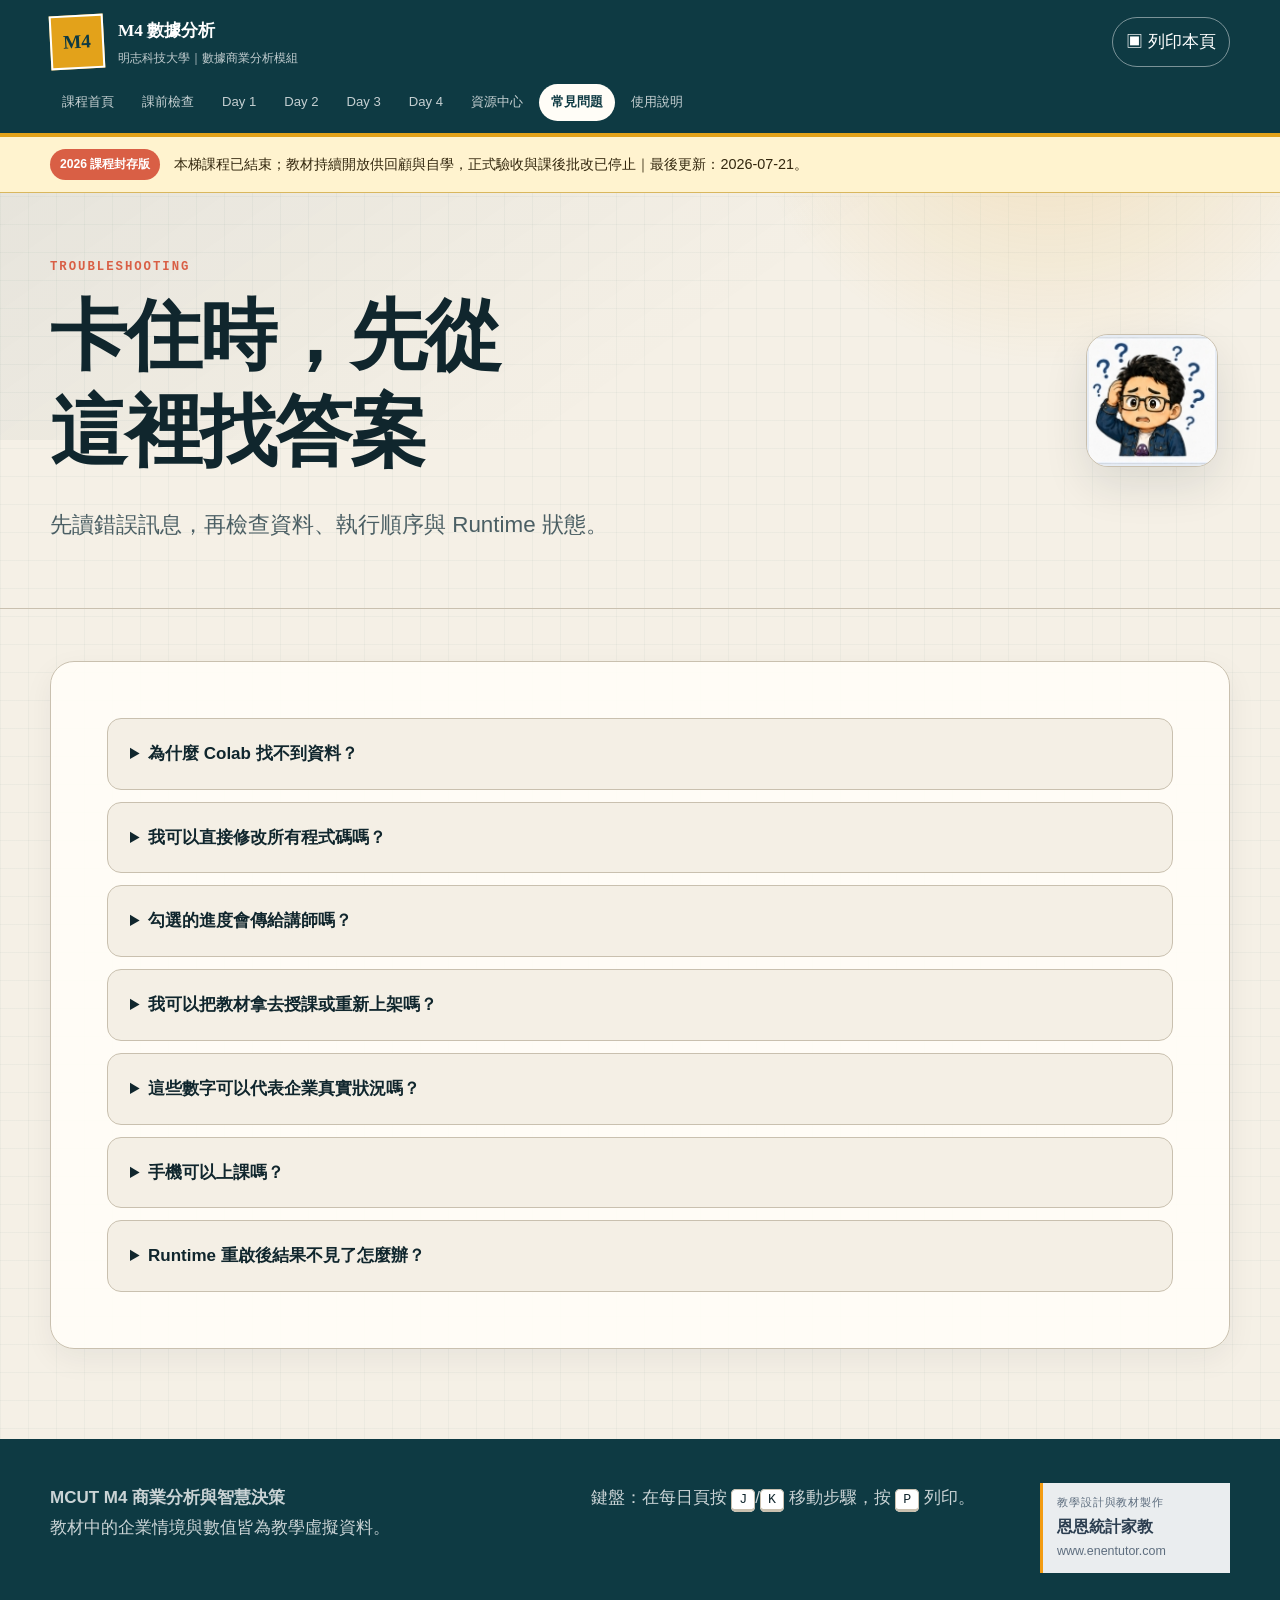
<file: docs/faq/index.html>
<!doctype html>
<html lang="zh-Hant" data-base-path="/mcut-m4-business-analytics-2026-student/">
<head>
  <meta charset="utf-8">
  <meta name="viewport" content="width=device-width, initial-scale=1">
  <meta name="color-scheme" content="light">
  <meta name="theme-color" content="#0e3a43">
  <meta name="course-progress-schema" content="v1">
  <title>常見問題｜M4 數據分析</title>
  <meta name="description" content="Google Colab 與課程網站常見問題">
  <link rel="canonical" href="https://johnnychao.github.io/mcut-m4-business-analytics-2026-student/faq/index.html">
  <link rel="icon" href="data:image/svg+xml,%3Csvg xmlns='http://www.w3.org/2000/svg' viewBox='0 0 64 64'%3E%3Crect width='64' height='64' rx='10' fill='%230e3a43'/%3E%3Ctext x='32' y='41' text-anchor='middle' font-family='Georgia' font-size='28' font-weight='700' fill='%23e3a21a'%3EM4%3C/text%3E%3C/svg%3E">
  <link rel="stylesheet" href="../assets/site.css">
  <script src="../assets/app.js" defer></script>
</head>
<body data-page="faq">
  <a class="skip-link" href="#main-content">跳到主要內容</a>
  <header class="site-header">
    <div class="brand-row shell">
      <a class="brand" href="../index.html" aria-label="回到課程首頁">
        <span class="brand-mark" aria-hidden="true">M4</span>
        <span><strong>M4 數據分析</strong><small>明志科技大學｜數據商業分析模組</small></span>
      </a>
      <button class="print-button" type="button" data-print><span aria-hidden="true">▣</span> 列印本頁</button>
    </div>
    <nav class="course-nav shell" aria-label="課程主要導覽"><a class="nav-link" href="../index.html">課程首頁</a><a class="nav-link" href="../preflight/index.html">課前檢查</a><a class="nav-link" href="../day-1/index.html">Day 1</a><a class="nav-link" href="../day-2/index.html">Day 2</a><a class="nav-link" href="../day-3/index.html">Day 3</a><a class="nav-link" href="../day-4/index.html">Day 4</a><a class="nav-link" href="../resources/index.html">資源中心</a><a class="nav-link is-active" href="index.html" aria-current="page">常見問題</a><a class="nav-link" href="../usage/index.html">使用說明</a></nav>
  </header>
  <aside class="archive-notice" aria-label="課程封存狀態"><div class="shell"><strong>2026 課程封存版</strong><p>本梯課程已結束；教材持續開放供回顧與自學，正式驗收與課後批改已停止｜最後更新：2026-07-21。</p></div></aside>
  <main id="main-content" tabindex="-1">
<section class="page-hero compact"><div class="shell compact-hero-grid"><div><p class="day-kicker">TROUBLESHOOTING</p><h1>卡住時，先從這裡找答案</h1><p class="hero-subtitle">先讀錯誤訊息，再檢查資料、執行順序與 Runtime 狀態。</p></div><img class="faq-illustration" src="../assets/brand/enen-troubleshoot.png" width="133" height="133" loading="lazy" decoding="async" alt="恩恩老師遇到問題，頭上出現多個問號"></div></section>
<section class="shell section-block faq-list"><details><summary>為什麼 Colab 找不到資料？</summary><div><p>先重新執行第一格。若仍失敗，下載當日 CSV 後上傳到 Colab 的 /content，再由上到下執行。</p></div></details><details><summary>我可以直接修改所有程式碼嗎？</summary><div><p>先完整執行原始版本，只修改有 TODO 或講義指定的欄位。每次只改一項，才知道結果為什麼改變。</p></div></details><details><summary>勾選的進度會傳給講師嗎？</summary><div><p>不會。進度使用 localStorage，只保存在目前瀏覽器。2026 課程已封存，正式驗收與課後批改已結束。</p></div></details><details><summary>我可以把教材拿去授課或重新上架嗎？</summary><div><p>可用於個人學習並分享本網站原始連結；完整重製、重新上架、收費授課或機構內訓，請先取得書面同意。詳見使用說明。</p></div></details><details><summary>這些數字可以代表企業真實狀況嗎？</summary><div><p>不可以。全課程使用虛擬資料，只用來練習分析流程與決策表達。</p></div></details><details><summary>手機可以上課嗎？</summary><div><p>網站可用手機閱讀，但 Colab 編程與圖表操作仍建議使用筆電或桌機。</p></div></details><details><summary>Runtime 重啟後結果不見了怎麼辦？</summary><div><p>重新執行全部儲存格；需要保留的成果請下載，或把 Notebook 副本存到自己的 Google Drive。</p></div></details></section>
</main>
  <footer class="site-footer">
    <div class="shell footer-grid">
      <div><strong>MCUT M4 商業分析與智慧決策</strong><p>教材中的企業情境與數值皆為教學虛擬資料。</p></div>
      <div><p>鍵盤：在每日頁按 <kbd>J</kbd>/<kbd>K</kbd> 移動步驟，按 <kbd>P</kbd> 列印。</p></div>
      <a class="brand-credit" href="https://www.enentutor.com/" target="_blank" rel="noopener noreferrer" aria-label="前往恩恩統計家教網站（另開新分頁）">
        <span>教學設計與教材製作</span><strong>恩恩統計家教</strong><small>www.enentutor.com</small>
      </a>
    </div>
  </footer>
  <p class="print-brand-credit">教學設計與教材製作｜恩恩統計家教｜www.enentutor.com</p>
  <div class="toast" role="status" aria-live="polite" aria-atomic="true" data-toast></div>
</body>
</html>
</file>
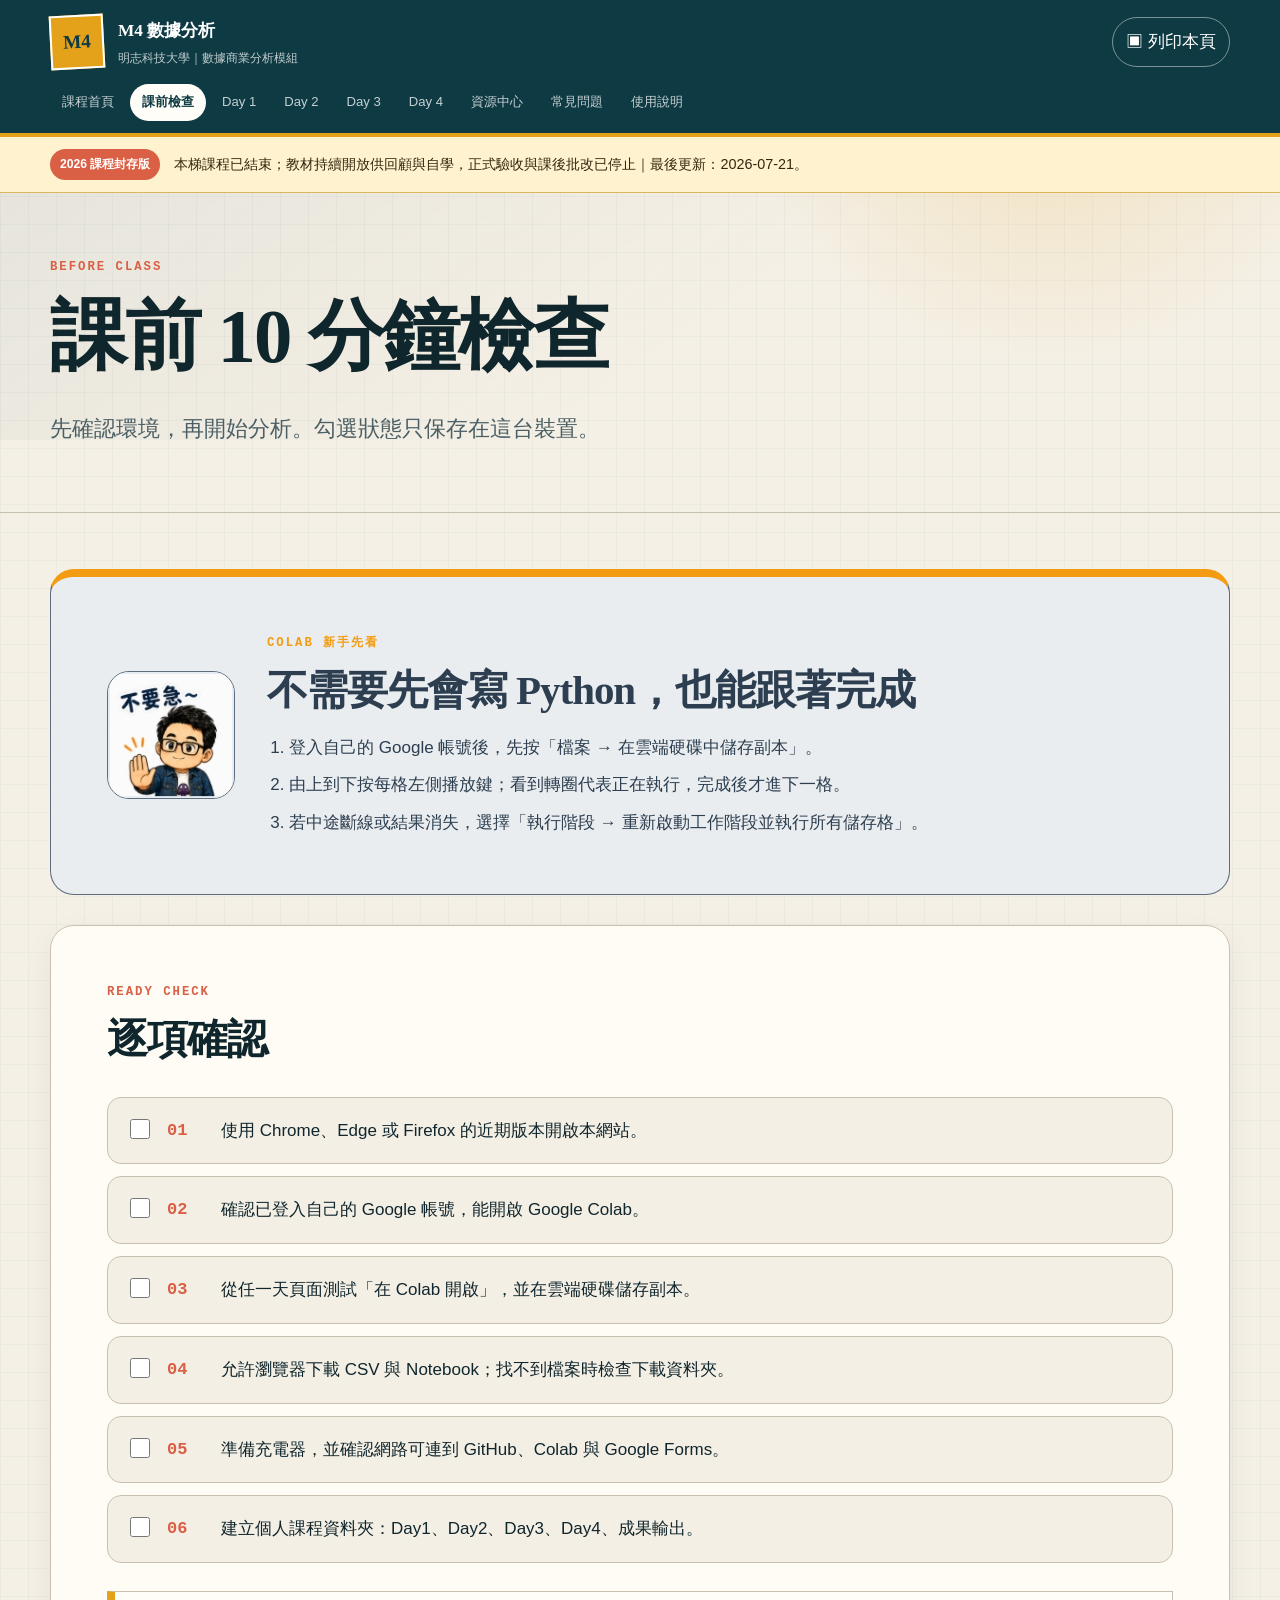
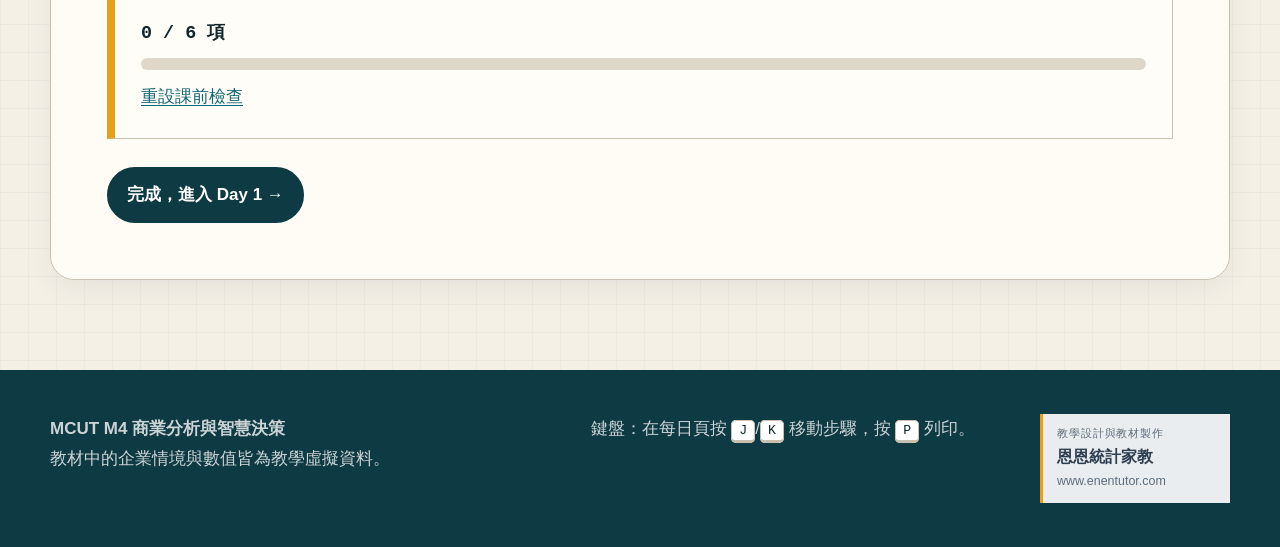
<file: docs/preflight/index.html>
<!doctype html>
<html lang="zh-Hant" data-base-path="/mcut-m4-business-analytics-2026-student/">
<head>
  <meta charset="utf-8">
  <meta name="viewport" content="width=device-width, initial-scale=1">
  <meta name="color-scheme" content="light">
  <meta name="theme-color" content="#0e3a43">
  <meta name="course-progress-schema" content="v1">
  <title>課前檢查｜M4 數據分析</title>
  <meta name="description" content="Google Colab 與課程資源課前檢查">
  <link rel="canonical" href="https://johnnychao.github.io/mcut-m4-business-analytics-2026-student/preflight/index.html">
  <link rel="icon" href="data:image/svg+xml,%3Csvg xmlns='http://www.w3.org/2000/svg' viewBox='0 0 64 64'%3E%3Crect width='64' height='64' rx='10' fill='%230e3a43'/%3E%3Ctext x='32' y='41' text-anchor='middle' font-family='Georgia' font-size='28' font-weight='700' fill='%23e3a21a'%3EM4%3C/text%3E%3C/svg%3E">
  <link rel="stylesheet" href="../assets/site.css">
  <script src="../assets/app.js" defer></script>
</head>
<body data-page="preflight">
  <a class="skip-link" href="#main-content">跳到主要內容</a>
  <header class="site-header">
    <div class="brand-row shell">
      <a class="brand" href="../index.html" aria-label="回到課程首頁">
        <span class="brand-mark" aria-hidden="true">M4</span>
        <span><strong>M4 數據分析</strong><small>明志科技大學｜數據商業分析模組</small></span>
      </a>
      <button class="print-button" type="button" data-print><span aria-hidden="true">▣</span> 列印本頁</button>
    </div>
    <nav class="course-nav shell" aria-label="課程主要導覽"><a class="nav-link" href="../index.html">課程首頁</a><a class="nav-link is-active" href="index.html" aria-current="page">課前檢查</a><a class="nav-link" href="../day-1/index.html">Day 1</a><a class="nav-link" href="../day-2/index.html">Day 2</a><a class="nav-link" href="../day-3/index.html">Day 3</a><a class="nav-link" href="../day-4/index.html">Day 4</a><a class="nav-link" href="../resources/index.html">資源中心</a><a class="nav-link" href="../faq/index.html">常見問題</a><a class="nav-link" href="../usage/index.html">使用說明</a></nav>
  </header>
  <aside class="archive-notice" aria-label="課程封存狀態"><div class="shell"><strong>2026 課程封存版</strong><p>本梯課程已結束；教材持續開放供回顧與自學，正式驗收與課後批改已停止｜最後更新：2026-07-21。</p></div></aside>
  <main id="main-content" tabindex="-1">
<section class="page-hero compact"><div class="shell"><p class="day-kicker">BEFORE CLASS</p><h1>課前 10 分鐘檢查</h1><p class="hero-subtitle">先確認環境，再開始分析。勾選狀態只保存在這台裝置。</p></div></section>
<div class="shell preflight-stack">
<section class="section-block colab-beginner-guide" aria-labelledby="colab-beginner-title">
  <img class="colab-guide-illustration" src="../assets/brand/enen-take-it-slow.png" width="133" height="133" loading="lazy" decoding="async" alt="恩恩老師舉手提醒放慢速度，圖中文字：不要急">
  <div><p class="eyebrow">Colab 新手先看</p><h2 id="colab-beginner-title">不需要先會寫 Python，也能跟著完成</h2><ol><li>登入自己的 Google 帳號後，先按「檔案 → 在雲端硬碟中儲存副本」。</li><li>由上到下按每格左側播放鍵；看到轉圈代表正在執行，完成後才進下一格。</li><li>若中途斷線或結果消失，選擇「執行階段 → 重新啟動工作階段並執行所有儲存格」。</li></ol></div>
</section>
<section class="section-block preflight-panel" aria-labelledby="preflight-title">
  <div class="section-heading"><p class="eyebrow">Ready check</p><h2 id="preflight-title">逐項確認</h2></div>
  <div class="preflight-list"><label class="preflight-item"><input type="checkbox" data-preflight-checkbox data-item="item-1"><span><strong>01</strong><p>使用 Chrome、Edge 或 Firefox 的近期版本開啟本網站。</p></span></label><label class="preflight-item"><input type="checkbox" data-preflight-checkbox data-item="item-2"><span><strong>02</strong><p>確認已登入自己的 Google 帳號，能開啟 Google Colab。</p></span></label><label class="preflight-item"><input type="checkbox" data-preflight-checkbox data-item="item-3"><span><strong>03</strong><p>從任一天頁面測試「在 Colab 開啟」，並在雲端硬碟儲存副本。</p></span></label><label class="preflight-item"><input type="checkbox" data-preflight-checkbox data-item="item-4"><span><strong>04</strong><p>允許瀏覽器下載 CSV 與 Notebook；找不到檔案時檢查下載資料夾。</p></span></label><label class="preflight-item"><input type="checkbox" data-preflight-checkbox data-item="item-5"><span><strong>05</strong><p>準備充電器，並確認網路可連到 GitHub、Colab 與 Google Forms。</p></span></label><label class="preflight-item"><input type="checkbox" data-preflight-checkbox data-item="item-6"><span><strong>06</strong><p>建立個人課程資料夾：Day1、Day2、Day3、Day4、成果輸出。</p></span></label></div>
  <div class="progress-panel inline"><p class="progress-copy" data-preflight-summary>0 / 6 項</p><div class="progress-track" role="progressbar" aria-valuemin="0" aria-valuemax="6" aria-valuenow="0" data-preflight-bar><span></span></div><button class="text-button" type="button" data-reset-preflight>重設課前檢查</button></div>
  <a class="primary-button next-action" href="../day-1/index.html">完成，進入 Day 1 →</a>
</section>
</div>
</main>
  <footer class="site-footer">
    <div class="shell footer-grid">
      <div><strong>MCUT M4 商業分析與智慧決策</strong><p>教材中的企業情境與數值皆為教學虛擬資料。</p></div>
      <div><p>鍵盤：在每日頁按 <kbd>J</kbd>/<kbd>K</kbd> 移動步驟，按 <kbd>P</kbd> 列印。</p></div>
      <a class="brand-credit" href="https://www.enentutor.com/" target="_blank" rel="noopener noreferrer" aria-label="前往恩恩統計家教網站（另開新分頁）">
        <span>教學設計與教材製作</span><strong>恩恩統計家教</strong><small>www.enentutor.com</small>
      </a>
    </div>
  </footer>
  <p class="print-brand-credit">教學設計與教材製作｜恩恩統計家教｜www.enentutor.com</p>
  <div class="toast" role="status" aria-live="polite" aria-atomic="true" data-toast></div>
</body>
</html>
</file>
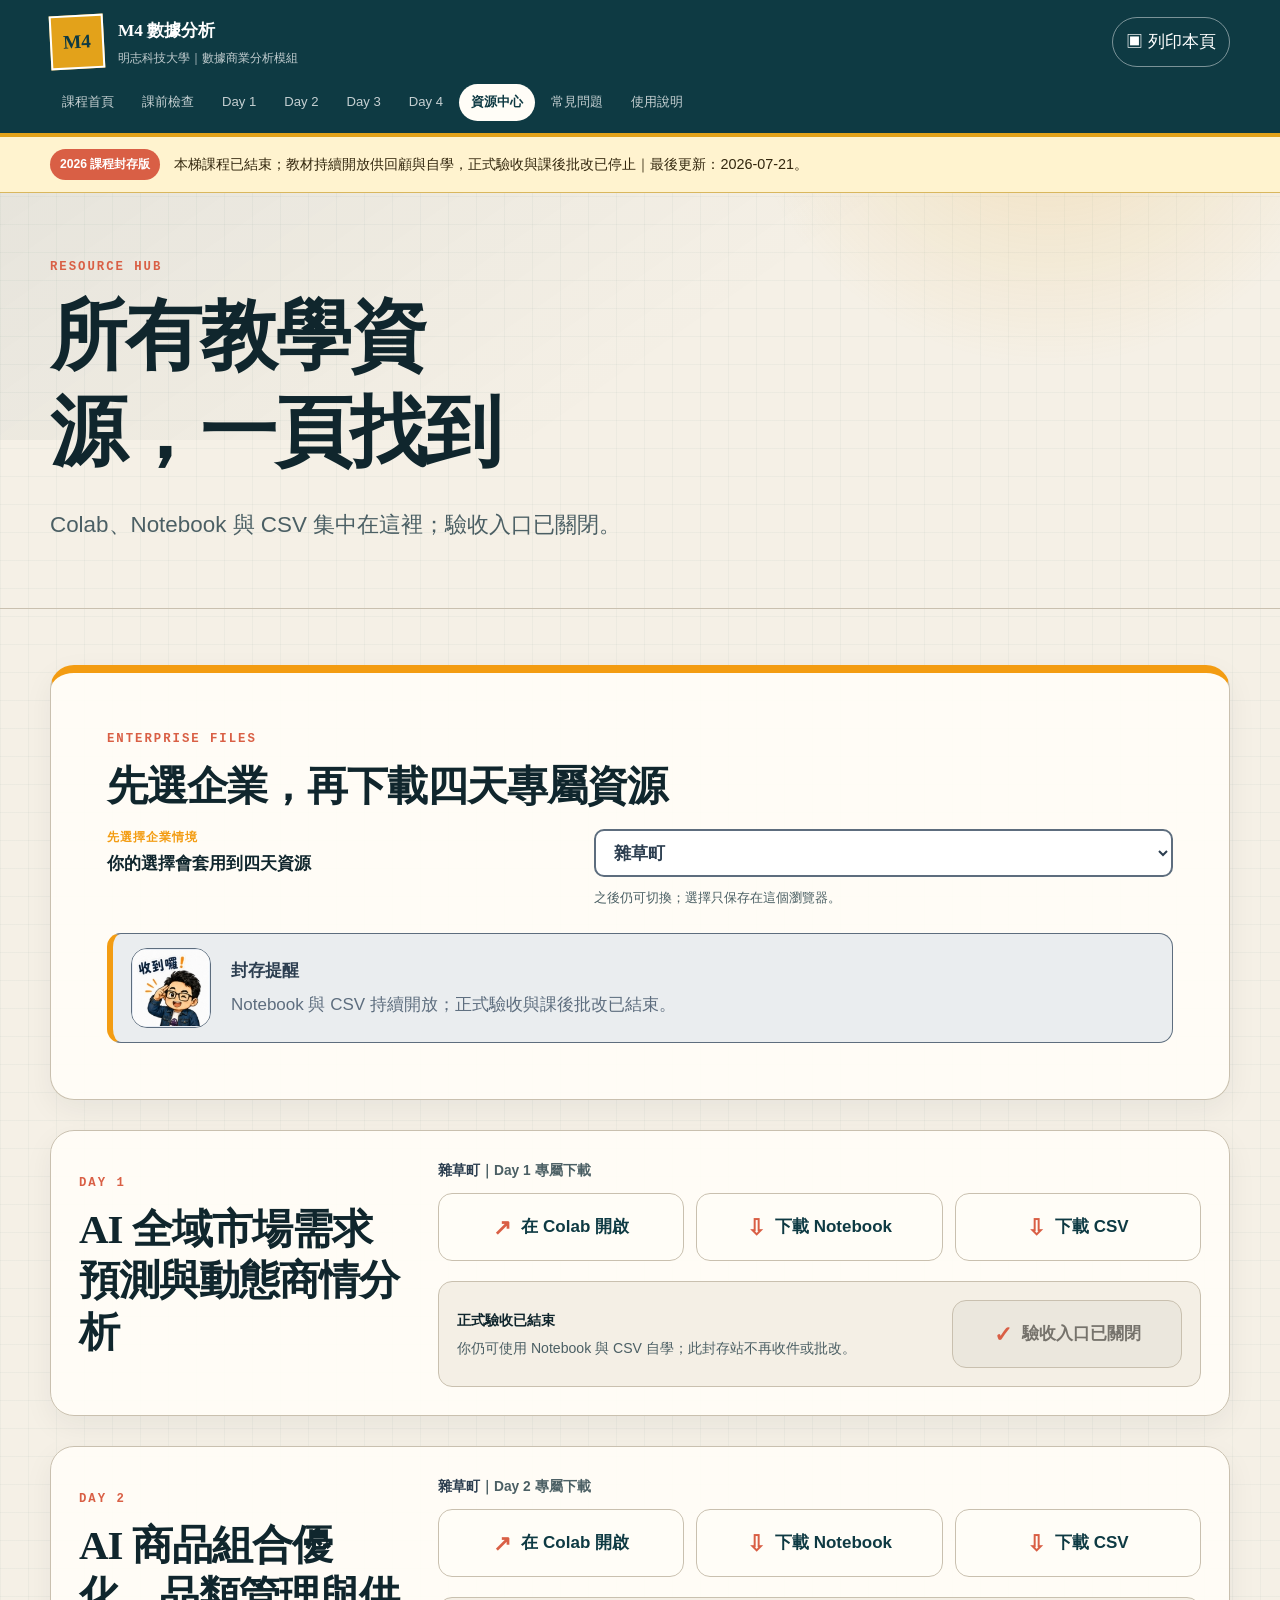
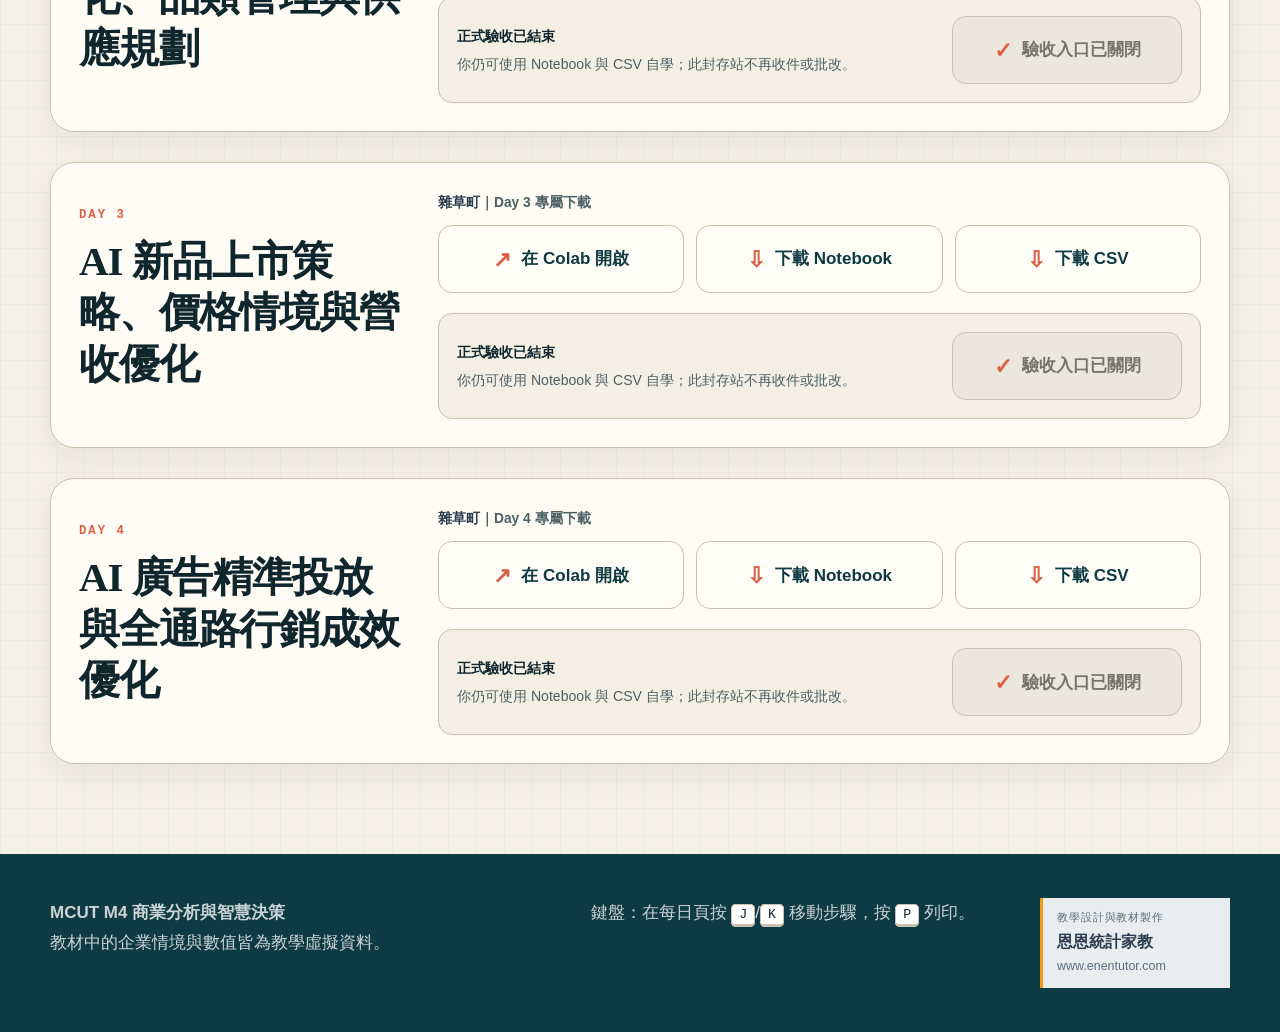
<file: docs/resources/index.html>
<!doctype html>
<html lang="zh-Hant" data-base-path="/mcut-m4-business-analytics-2026-student/">
<head>
  <meta charset="utf-8">
  <meta name="viewport" content="width=device-width, initial-scale=1">
  <meta name="color-scheme" content="light">
  <meta name="theme-color" content="#0e3a43">
  <meta name="course-progress-schema" content="v1">
  <title>資源中心｜M4 數據分析</title>
  <meta name="description" content="四日 Colab、Notebook 與 CSV 公開封存教材">
  <link rel="canonical" href="https://johnnychao.github.io/mcut-m4-business-analytics-2026-student/resources/index.html">
  <link rel="icon" href="data:image/svg+xml,%3Csvg xmlns='http://www.w3.org/2000/svg' viewBox='0 0 64 64'%3E%3Crect width='64' height='64' rx='10' fill='%230e3a43'/%3E%3Ctext x='32' y='41' text-anchor='middle' font-family='Georgia' font-size='28' font-weight='700' fill='%23e3a21a'%3EM4%3C/text%3E%3C/svg%3E">
  <link rel="stylesheet" href="../assets/site.css">
  <script src="../assets/app.js" defer></script>
</head>
<body data-page="resources">
  <a class="skip-link" href="#main-content">跳到主要內容</a>
  <header class="site-header">
    <div class="brand-row shell">
      <a class="brand" href="../index.html" aria-label="回到課程首頁">
        <span class="brand-mark" aria-hidden="true">M4</span>
        <span><strong>M4 數據分析</strong><small>明志科技大學｜數據商業分析模組</small></span>
      </a>
      <button class="print-button" type="button" data-print><span aria-hidden="true">▣</span> 列印本頁</button>
    </div>
    <nav class="course-nav shell" aria-label="課程主要導覽"><a class="nav-link" href="../index.html">課程首頁</a><a class="nav-link" href="../preflight/index.html">課前檢查</a><a class="nav-link" href="../day-1/index.html">Day 1</a><a class="nav-link" href="../day-2/index.html">Day 2</a><a class="nav-link" href="../day-3/index.html">Day 3</a><a class="nav-link" href="../day-4/index.html">Day 4</a><a class="nav-link is-active" href="index.html" aria-current="page">資源中心</a><a class="nav-link" href="../faq/index.html">常見問題</a><a class="nav-link" href="../usage/index.html">使用說明</a></nav>
  </header>
  <aside class="archive-notice" aria-label="課程封存狀態"><div class="shell"><strong>2026 課程封存版</strong><p>本梯課程已結束；教材持續開放供回顧與自學，正式驗收與課後批改已停止｜最後更新：2026-07-21。</p></div></aside>
  <main id="main-content" tabindex="-1">
<section class="page-hero compact"><div class="shell"><p class="day-kicker">RESOURCE HUB</p><h1>所有教學資源，一頁找到</h1><p class="hero-subtitle">Colab、Notebook 與 CSV 集中在這裡；驗收入口已關閉。</p></div></section>
<div class="shell resource-stack">
  <section class="section-block enterprise-resource-toolbar" aria-labelledby="resource-enterprise-title"><p class="eyebrow">Enterprise files</p><h2 id="resource-enterprise-title">先選企業，再下載四天專屬資源</h2>
<div class="enterprise-selector" data-enterprise-selector>
  <label for="enterprise-resources"><span>先選擇企業情境</span><strong>你的選擇會套用到四天資源</strong></label>
  <select id="enterprise-resources" data-enterprise-select aria-describedby="enterprise-resources-help"><option value="zacao-town">雜草町</option><option value="e-da-development">義大開發</option><option value="shengxiangzhen-genmei">盛香珍 × 亙美質珍</option><option value="formosa-optical">寶島眼鏡</option></select>
  <p id="enterprise-resources-help">之後仍可切換；選擇只保存在這個瀏覽器。</p>
</div>
<aside class="resource-submission-note"><img class="resource-submission-illustration" src="../assets/brand/enen-submitted.png" width="133" height="133" loading="lazy" decoding="async" alt="恩恩老師確認收到提交內容，圖中文字：收到囉"><p><strong>封存提醒</strong><span>Notebook 與 CSV 持續開放；正式驗收與課後批改已結束。</span></p></aside></section>

<article class="resource-row">
  <div><p class="day-kicker">DAY 1</p><h2>AI 全域市場需求預測與動態商情分析</h2></div>

<section class="day-resource-panel" data-enterprise-scope data-day="1" aria-label="Day 1 企業別教學資源">

  <div class="enterprise-resource-groups"><div class="enterprise-resource-group" data-enterprise-group="zacao-town"><p class="enterprise-resource-title"><span data-enterprise-current>雜草町</span>｜Day 1 專屬下載</p><div class="action-grid" aria-label="雜草町 Day 1 教學資源"><a class="action-button action-colab" href="https://colab.research.google.com/github/johnnychao/mcut-m4-business-analytics-2026-student/blob/main/docs/resources/notebooks/zacao-town/day-1-zacao-town-demand-analysis.ipynb" target="_blank" rel="noopener"><span aria-hidden="true">↗</span>在 Colab 開啟</a><a class="action-button action-notebook" href="https://github.com/johnnychao/mcut-m4-business-analytics-2026-student/blob/main/docs/resources/notebooks/zacao-town/day-1-zacao-town-demand-analysis.ipynb" target="_blank" rel="noopener"><span aria-hidden="true">⇩</span>下載 Notebook</a><a class="action-button action-csv" href="https://raw.githubusercontent.com/johnnychao/mcut-m4-business-analytics-2026-student/main/docs/resources/data/zacao-town/day-1-zacao-town-market-demand.csv" target="_blank" rel="noopener"><span aria-hidden="true">⇩</span>下載 CSV</a></div></div><div class="enterprise-resource-group" data-enterprise-group="e-da-development" hidden><p class="enterprise-resource-title"><span data-enterprise-current>義大開發</span>｜Day 1 專屬下載</p><div class="action-grid" aria-label="義大開發 Day 1 教學資源"><a class="action-button action-colab" href="https://colab.research.google.com/github/johnnychao/mcut-m4-business-analytics-2026-student/blob/main/docs/resources/notebooks/e-da-development/day-1-e-da-development-demand-analysis.ipynb" target="_blank" rel="noopener"><span aria-hidden="true">↗</span>在 Colab 開啟</a><a class="action-button action-notebook" href="https://github.com/johnnychao/mcut-m4-business-analytics-2026-student/blob/main/docs/resources/notebooks/e-da-development/day-1-e-da-development-demand-analysis.ipynb" target="_blank" rel="noopener"><span aria-hidden="true">⇩</span>下載 Notebook</a><a class="action-button action-csv" href="https://raw.githubusercontent.com/johnnychao/mcut-m4-business-analytics-2026-student/main/docs/resources/data/e-da-development/day-1-e-da-development-market-demand.csv" target="_blank" rel="noopener"><span aria-hidden="true">⇩</span>下載 CSV</a></div></div><div class="enterprise-resource-group" data-enterprise-group="shengxiangzhen-genmei" hidden><p class="enterprise-resource-title"><span data-enterprise-current>盛香珍 × 亙美質珍</span>｜Day 1 專屬下載</p><div class="action-grid" aria-label="盛香珍 × 亙美質珍 Day 1 教學資源"><a class="action-button action-colab" href="https://colab.research.google.com/github/johnnychao/mcut-m4-business-analytics-2026-student/blob/main/docs/resources/notebooks/shengxiangzhen-genmei/day-1-shengxiangzhen-genmei-demand-analysis.ipynb" target="_blank" rel="noopener"><span aria-hidden="true">↗</span>在 Colab 開啟</a><a class="action-button action-notebook" href="https://github.com/johnnychao/mcut-m4-business-analytics-2026-student/blob/main/docs/resources/notebooks/shengxiangzhen-genmei/day-1-shengxiangzhen-genmei-demand-analysis.ipynb" target="_blank" rel="noopener"><span aria-hidden="true">⇩</span>下載 Notebook</a><a class="action-button action-csv" href="https://raw.githubusercontent.com/johnnychao/mcut-m4-business-analytics-2026-student/main/docs/resources/data/shengxiangzhen-genmei/day-1-shengxiangzhen-genmei-market-demand.csv" target="_blank" rel="noopener"><span aria-hidden="true">⇩</span>下載 CSV</a></div></div><div class="enterprise-resource-group" data-enterprise-group="formosa-optical" hidden><p class="enterprise-resource-title"><span data-enterprise-current>寶島眼鏡</span>｜Day 1 專屬下載</p><div class="action-grid" aria-label="寶島眼鏡 Day 1 教學資源"><a class="action-button action-colab" href="https://colab.research.google.com/github/johnnychao/mcut-m4-business-analytics-2026-student/blob/main/docs/resources/notebooks/formosa-optical/day-1-formosa-optical-demand-analysis.ipynb" target="_blank" rel="noopener"><span aria-hidden="true">↗</span>在 Colab 開啟</a><a class="action-button action-notebook" href="https://github.com/johnnychao/mcut-m4-business-analytics-2026-student/blob/main/docs/resources/notebooks/formosa-optical/day-1-formosa-optical-demand-analysis.ipynb" target="_blank" rel="noopener"><span aria-hidden="true">⇩</span>下載 Notebook</a><a class="action-button action-csv" href="https://raw.githubusercontent.com/johnnychao/mcut-m4-business-analytics-2026-student/main/docs/resources/data/formosa-optical/day-1-formosa-optical-market-demand.csv" target="_blank" rel="noopener"><span aria-hidden="true">⇩</span>下載 CSV</a></div></div></div>
  <div class="assessment-action is-closed"><p><strong>正式驗收已結束</strong><span>你仍可使用 Notebook 與 CSV 自學；此封存站不再收件或批改。</span></p><span class="action-button is-disabled" aria-disabled="true"><span aria-hidden="true">✓</span>驗收入口已關閉</span></div>
</section>

</article>

<article class="resource-row">
  <div><p class="day-kicker">DAY 2</p><h2>AI 商品組合優化、品類管理與供應規劃</h2></div>

<section class="day-resource-panel" data-enterprise-scope data-day="2" aria-label="Day 2 企業別教學資源">

  <div class="enterprise-resource-groups"><div class="enterprise-resource-group" data-enterprise-group="zacao-town"><p class="enterprise-resource-title"><span data-enterprise-current>雜草町</span>｜Day 2 專屬下載</p><div class="action-grid" aria-label="雜草町 Day 2 教學資源"><a class="action-button action-colab" href="https://colab.research.google.com/github/johnnychao/mcut-m4-business-analytics-2026-student/blob/main/docs/resources/notebooks/zacao-town/day-2-zacao-town-portfolio-analysis.ipynb" target="_blank" rel="noopener"><span aria-hidden="true">↗</span>在 Colab 開啟</a><a class="action-button action-notebook" href="https://github.com/johnnychao/mcut-m4-business-analytics-2026-student/blob/main/docs/resources/notebooks/zacao-town/day-2-zacao-town-portfolio-analysis.ipynb" target="_blank" rel="noopener"><span aria-hidden="true">⇩</span>下載 Notebook</a><a class="action-button action-csv" href="https://raw.githubusercontent.com/johnnychao/mcut-m4-business-analytics-2026-student/main/docs/resources/data/zacao-town/day-2-zacao-town-product-portfolio.csv" target="_blank" rel="noopener"><span aria-hidden="true">⇩</span>下載 CSV</a></div></div><div class="enterprise-resource-group" data-enterprise-group="e-da-development" hidden><p class="enterprise-resource-title"><span data-enterprise-current>義大開發</span>｜Day 2 專屬下載</p><div class="action-grid" aria-label="義大開發 Day 2 教學資源"><a class="action-button action-colab" href="https://colab.research.google.com/github/johnnychao/mcut-m4-business-analytics-2026-student/blob/main/docs/resources/notebooks/e-da-development/day-2-e-da-development-portfolio-analysis.ipynb" target="_blank" rel="noopener"><span aria-hidden="true">↗</span>在 Colab 開啟</a><a class="action-button action-notebook" href="https://github.com/johnnychao/mcut-m4-business-analytics-2026-student/blob/main/docs/resources/notebooks/e-da-development/day-2-e-da-development-portfolio-analysis.ipynb" target="_blank" rel="noopener"><span aria-hidden="true">⇩</span>下載 Notebook</a><a class="action-button action-csv" href="https://raw.githubusercontent.com/johnnychao/mcut-m4-business-analytics-2026-student/main/docs/resources/data/e-da-development/day-2-e-da-development-product-portfolio.csv" target="_blank" rel="noopener"><span aria-hidden="true">⇩</span>下載 CSV</a></div></div><div class="enterprise-resource-group" data-enterprise-group="shengxiangzhen-genmei" hidden><p class="enterprise-resource-title"><span data-enterprise-current>盛香珍 × 亙美質珍</span>｜Day 2 專屬下載</p><div class="action-grid" aria-label="盛香珍 × 亙美質珍 Day 2 教學資源"><a class="action-button action-colab" href="https://colab.research.google.com/github/johnnychao/mcut-m4-business-analytics-2026-student/blob/main/docs/resources/notebooks/shengxiangzhen-genmei/day-2-shengxiangzhen-genmei-portfolio-analysis.ipynb" target="_blank" rel="noopener"><span aria-hidden="true">↗</span>在 Colab 開啟</a><a class="action-button action-notebook" href="https://github.com/johnnychao/mcut-m4-business-analytics-2026-student/blob/main/docs/resources/notebooks/shengxiangzhen-genmei/day-2-shengxiangzhen-genmei-portfolio-analysis.ipynb" target="_blank" rel="noopener"><span aria-hidden="true">⇩</span>下載 Notebook</a><a class="action-button action-csv" href="https://raw.githubusercontent.com/johnnychao/mcut-m4-business-analytics-2026-student/main/docs/resources/data/shengxiangzhen-genmei/day-2-shengxiangzhen-genmei-product-portfolio.csv" target="_blank" rel="noopener"><span aria-hidden="true">⇩</span>下載 CSV</a></div></div><div class="enterprise-resource-group" data-enterprise-group="formosa-optical" hidden><p class="enterprise-resource-title"><span data-enterprise-current>寶島眼鏡</span>｜Day 2 專屬下載</p><div class="action-grid" aria-label="寶島眼鏡 Day 2 教學資源"><a class="action-button action-colab" href="https://colab.research.google.com/github/johnnychao/mcut-m4-business-analytics-2026-student/blob/main/docs/resources/notebooks/formosa-optical/day-2-formosa-optical-portfolio-analysis.ipynb" target="_blank" rel="noopener"><span aria-hidden="true">↗</span>在 Colab 開啟</a><a class="action-button action-notebook" href="https://github.com/johnnychao/mcut-m4-business-analytics-2026-student/blob/main/docs/resources/notebooks/formosa-optical/day-2-formosa-optical-portfolio-analysis.ipynb" target="_blank" rel="noopener"><span aria-hidden="true">⇩</span>下載 Notebook</a><a class="action-button action-csv" href="https://raw.githubusercontent.com/johnnychao/mcut-m4-business-analytics-2026-student/main/docs/resources/data/formosa-optical/day-2-formosa-optical-product-portfolio.csv" target="_blank" rel="noopener"><span aria-hidden="true">⇩</span>下載 CSV</a></div></div></div>
  <div class="assessment-action is-closed"><p><strong>正式驗收已結束</strong><span>你仍可使用 Notebook 與 CSV 自學；此封存站不再收件或批改。</span></p><span class="action-button is-disabled" aria-disabled="true"><span aria-hidden="true">✓</span>驗收入口已關閉</span></div>
</section>

</article>

<article class="resource-row">
  <div><p class="day-kicker">DAY 3</p><h2>AI 新品上市策略、價格情境與營收優化</h2></div>

<section class="day-resource-panel" data-enterprise-scope data-day="3" aria-label="Day 3 企業別教學資源">

  <div class="enterprise-resource-groups"><div class="enterprise-resource-group" data-enterprise-group="zacao-town"><p class="enterprise-resource-title"><span data-enterprise-current>雜草町</span>｜Day 3 專屬下載</p><div class="action-grid" aria-label="雜草町 Day 3 教學資源"><a class="action-button action-colab" href="https://colab.research.google.com/github/johnnychao/mcut-m4-business-analytics-2026-student/blob/main/docs/resources/notebooks/zacao-town/day-3-zacao-town-pricing-analysis.ipynb" target="_blank" rel="noopener"><span aria-hidden="true">↗</span>在 Colab 開啟</a><a class="action-button action-notebook" href="https://github.com/johnnychao/mcut-m4-business-analytics-2026-student/blob/main/docs/resources/notebooks/zacao-town/day-3-zacao-town-pricing-analysis.ipynb" target="_blank" rel="noopener"><span aria-hidden="true">⇩</span>下載 Notebook</a><a class="action-button action-csv" href="https://raw.githubusercontent.com/johnnychao/mcut-m4-business-analytics-2026-student/main/docs/resources/data/zacao-town/day-3-zacao-town-launch-pricing.csv" target="_blank" rel="noopener"><span aria-hidden="true">⇩</span>下載 CSV</a></div></div><div class="enterprise-resource-group" data-enterprise-group="e-da-development" hidden><p class="enterprise-resource-title"><span data-enterprise-current>義大開發</span>｜Day 3 專屬下載</p><div class="action-grid" aria-label="義大開發 Day 3 教學資源"><a class="action-button action-colab" href="https://colab.research.google.com/github/johnnychao/mcut-m4-business-analytics-2026-student/blob/main/docs/resources/notebooks/e-da-development/day-3-e-da-development-pricing-analysis.ipynb" target="_blank" rel="noopener"><span aria-hidden="true">↗</span>在 Colab 開啟</a><a class="action-button action-notebook" href="https://github.com/johnnychao/mcut-m4-business-analytics-2026-student/blob/main/docs/resources/notebooks/e-da-development/day-3-e-da-development-pricing-analysis.ipynb" target="_blank" rel="noopener"><span aria-hidden="true">⇩</span>下載 Notebook</a><a class="action-button action-csv" href="https://raw.githubusercontent.com/johnnychao/mcut-m4-business-analytics-2026-student/main/docs/resources/data/e-da-development/day-3-e-da-development-launch-pricing.csv" target="_blank" rel="noopener"><span aria-hidden="true">⇩</span>下載 CSV</a></div></div><div class="enterprise-resource-group" data-enterprise-group="shengxiangzhen-genmei" hidden><p class="enterprise-resource-title"><span data-enterprise-current>盛香珍 × 亙美質珍</span>｜Day 3 專屬下載</p><div class="action-grid" aria-label="盛香珍 × 亙美質珍 Day 3 教學資源"><a class="action-button action-colab" href="https://colab.research.google.com/github/johnnychao/mcut-m4-business-analytics-2026-student/blob/main/docs/resources/notebooks/shengxiangzhen-genmei/day-3-shengxiangzhen-genmei-pricing-analysis.ipynb" target="_blank" rel="noopener"><span aria-hidden="true">↗</span>在 Colab 開啟</a><a class="action-button action-notebook" href="https://github.com/johnnychao/mcut-m4-business-analytics-2026-student/blob/main/docs/resources/notebooks/shengxiangzhen-genmei/day-3-shengxiangzhen-genmei-pricing-analysis.ipynb" target="_blank" rel="noopener"><span aria-hidden="true">⇩</span>下載 Notebook</a><a class="action-button action-csv" href="https://raw.githubusercontent.com/johnnychao/mcut-m4-business-analytics-2026-student/main/docs/resources/data/shengxiangzhen-genmei/day-3-shengxiangzhen-genmei-launch-pricing.csv" target="_blank" rel="noopener"><span aria-hidden="true">⇩</span>下載 CSV</a></div></div><div class="enterprise-resource-group" data-enterprise-group="formosa-optical" hidden><p class="enterprise-resource-title"><span data-enterprise-current>寶島眼鏡</span>｜Day 3 專屬下載</p><div class="action-grid" aria-label="寶島眼鏡 Day 3 教學資源"><a class="action-button action-colab" href="https://colab.research.google.com/github/johnnychao/mcut-m4-business-analytics-2026-student/blob/main/docs/resources/notebooks/formosa-optical/day-3-formosa-optical-pricing-analysis.ipynb" target="_blank" rel="noopener"><span aria-hidden="true">↗</span>在 Colab 開啟</a><a class="action-button action-notebook" href="https://github.com/johnnychao/mcut-m4-business-analytics-2026-student/blob/main/docs/resources/notebooks/formosa-optical/day-3-formosa-optical-pricing-analysis.ipynb" target="_blank" rel="noopener"><span aria-hidden="true">⇩</span>下載 Notebook</a><a class="action-button action-csv" href="https://raw.githubusercontent.com/johnnychao/mcut-m4-business-analytics-2026-student/main/docs/resources/data/formosa-optical/day-3-formosa-optical-launch-pricing.csv" target="_blank" rel="noopener"><span aria-hidden="true">⇩</span>下載 CSV</a></div></div></div>
  <div class="assessment-action is-closed"><p><strong>正式驗收已結束</strong><span>你仍可使用 Notebook 與 CSV 自學；此封存站不再收件或批改。</span></p><span class="action-button is-disabled" aria-disabled="true"><span aria-hidden="true">✓</span>驗收入口已關閉</span></div>
</section>

</article>

<article class="resource-row">
  <div><p class="day-kicker">DAY 4</p><h2>AI 廣告精準投放與全通路行銷成效優化</h2></div>

<section class="day-resource-panel" data-enterprise-scope data-day="4" aria-label="Day 4 企業別教學資源">

  <div class="enterprise-resource-groups"><div class="enterprise-resource-group" data-enterprise-group="zacao-town"><p class="enterprise-resource-title"><span data-enterprise-current>雜草町</span>｜Day 4 專屬下載</p><div class="action-grid" aria-label="雜草町 Day 4 教學資源"><a class="action-button action-colab" href="https://colab.research.google.com/github/johnnychao/mcut-m4-business-analytics-2026-student/blob/main/docs/resources/notebooks/zacao-town/day-4-zacao-town-ads-analysis.ipynb" target="_blank" rel="noopener"><span aria-hidden="true">↗</span>在 Colab 開啟</a><a class="action-button action-notebook" href="https://github.com/johnnychao/mcut-m4-business-analytics-2026-student/blob/main/docs/resources/notebooks/zacao-town/day-4-zacao-town-ads-analysis.ipynb" target="_blank" rel="noopener"><span aria-hidden="true">⇩</span>下載 Notebook</a><a class="action-button action-csv" href="https://raw.githubusercontent.com/johnnychao/mcut-m4-business-analytics-2026-student/main/docs/resources/data/zacao-town/day-4-zacao-town-omnichannel-ads.csv" target="_blank" rel="noopener"><span aria-hidden="true">⇩</span>下載 CSV</a></div></div><div class="enterprise-resource-group" data-enterprise-group="e-da-development" hidden><p class="enterprise-resource-title"><span data-enterprise-current>義大開發</span>｜Day 4 專屬下載</p><div class="action-grid" aria-label="義大開發 Day 4 教學資源"><a class="action-button action-colab" href="https://colab.research.google.com/github/johnnychao/mcut-m4-business-analytics-2026-student/blob/main/docs/resources/notebooks/e-da-development/day-4-e-da-development-ads-analysis.ipynb" target="_blank" rel="noopener"><span aria-hidden="true">↗</span>在 Colab 開啟</a><a class="action-button action-notebook" href="https://github.com/johnnychao/mcut-m4-business-analytics-2026-student/blob/main/docs/resources/notebooks/e-da-development/day-4-e-da-development-ads-analysis.ipynb" target="_blank" rel="noopener"><span aria-hidden="true">⇩</span>下載 Notebook</a><a class="action-button action-csv" href="https://raw.githubusercontent.com/johnnychao/mcut-m4-business-analytics-2026-student/main/docs/resources/data/e-da-development/day-4-e-da-development-omnichannel-ads.csv" target="_blank" rel="noopener"><span aria-hidden="true">⇩</span>下載 CSV</a></div></div><div class="enterprise-resource-group" data-enterprise-group="shengxiangzhen-genmei" hidden><p class="enterprise-resource-title"><span data-enterprise-current>盛香珍 × 亙美質珍</span>｜Day 4 專屬下載</p><div class="action-grid" aria-label="盛香珍 × 亙美質珍 Day 4 教學資源"><a class="action-button action-colab" href="https://colab.research.google.com/github/johnnychao/mcut-m4-business-analytics-2026-student/blob/main/docs/resources/notebooks/shengxiangzhen-genmei/day-4-shengxiangzhen-genmei-ads-analysis.ipynb" target="_blank" rel="noopener"><span aria-hidden="true">↗</span>在 Colab 開啟</a><a class="action-button action-notebook" href="https://github.com/johnnychao/mcut-m4-business-analytics-2026-student/blob/main/docs/resources/notebooks/shengxiangzhen-genmei/day-4-shengxiangzhen-genmei-ads-analysis.ipynb" target="_blank" rel="noopener"><span aria-hidden="true">⇩</span>下載 Notebook</a><a class="action-button action-csv" href="https://raw.githubusercontent.com/johnnychao/mcut-m4-business-analytics-2026-student/main/docs/resources/data/shengxiangzhen-genmei/day-4-shengxiangzhen-genmei-omnichannel-ads.csv" target="_blank" rel="noopener"><span aria-hidden="true">⇩</span>下載 CSV</a></div></div><div class="enterprise-resource-group" data-enterprise-group="formosa-optical" hidden><p class="enterprise-resource-title"><span data-enterprise-current>寶島眼鏡</span>｜Day 4 專屬下載</p><div class="action-grid" aria-label="寶島眼鏡 Day 4 教學資源"><a class="action-button action-colab" href="https://colab.research.google.com/github/johnnychao/mcut-m4-business-analytics-2026-student/blob/main/docs/resources/notebooks/formosa-optical/day-4-formosa-optical-ads-analysis.ipynb" target="_blank" rel="noopener"><span aria-hidden="true">↗</span>在 Colab 開啟</a><a class="action-button action-notebook" href="https://github.com/johnnychao/mcut-m4-business-analytics-2026-student/blob/main/docs/resources/notebooks/formosa-optical/day-4-formosa-optical-ads-analysis.ipynb" target="_blank" rel="noopener"><span aria-hidden="true">⇩</span>下載 Notebook</a><a class="action-button action-csv" href="https://raw.githubusercontent.com/johnnychao/mcut-m4-business-analytics-2026-student/main/docs/resources/data/formosa-optical/day-4-formosa-optical-omnichannel-ads.csv" target="_blank" rel="noopener"><span aria-hidden="true">⇩</span>下載 CSV</a></div></div></div>
  <div class="assessment-action is-closed"><p><strong>正式驗收已結束</strong><span>你仍可使用 Notebook 與 CSV 自學；此封存站不再收件或批改。</span></p><span class="action-button is-disabled" aria-disabled="true"><span aria-hidden="true">✓</span>驗收入口已關閉</span></div>
</section>

</article>

</div>
</main>
  <footer class="site-footer">
    <div class="shell footer-grid">
      <div><strong>MCUT M4 商業分析與智慧決策</strong><p>教材中的企業情境與數值皆為教學虛擬資料。</p></div>
      <div><p>鍵盤：在每日頁按 <kbd>J</kbd>/<kbd>K</kbd> 移動步驟，按 <kbd>P</kbd> 列印。</p></div>
      <a class="brand-credit" href="https://www.enentutor.com/" target="_blank" rel="noopener noreferrer" aria-label="前往恩恩統計家教網站（另開新分頁）">
        <span>教學設計與教材製作</span><strong>恩恩統計家教</strong><small>www.enentutor.com</small>
      </a>
    </div>
  </footer>
  <p class="print-brand-credit">教學設計與教材製作｜恩恩統計家教｜www.enentutor.com</p>
  <div class="toast" role="status" aria-live="polite" aria-atomic="true" data-toast></div>
</body>
</html>
</file>
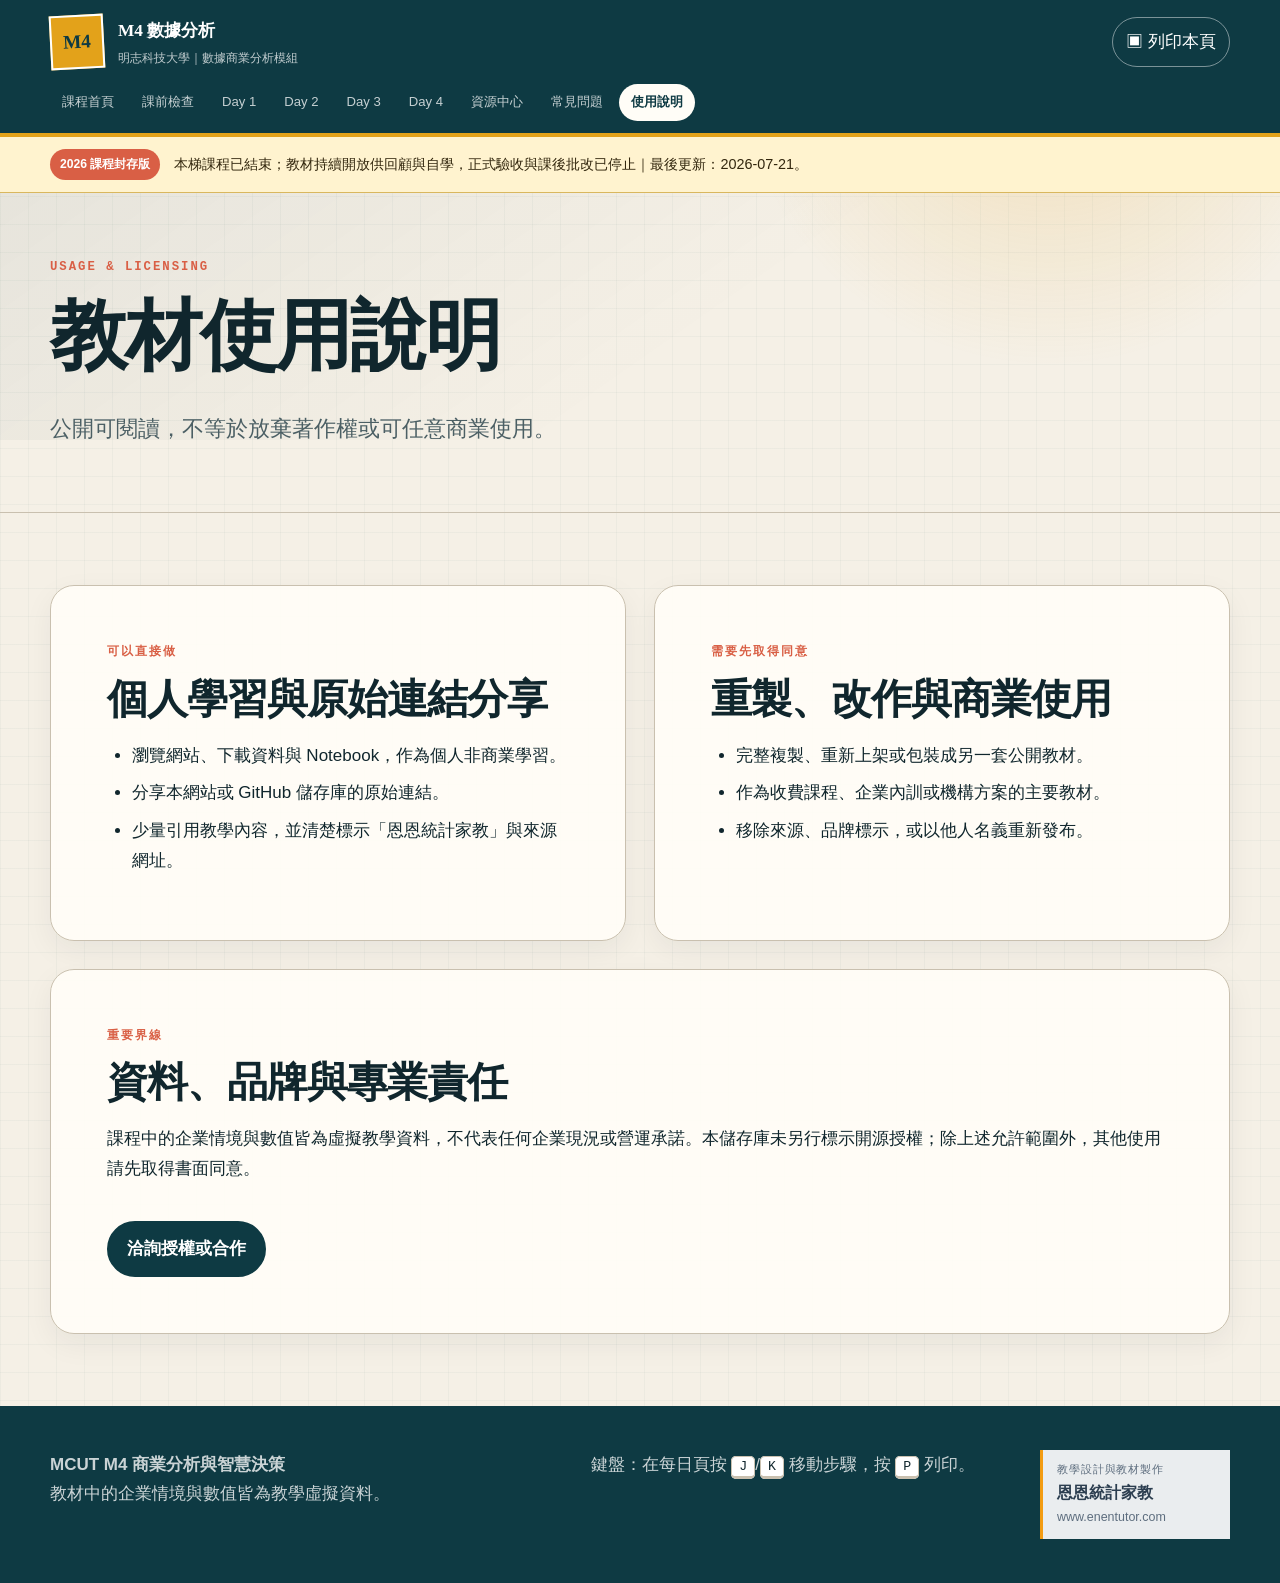
<file: docs/usage/index.html>
<!doctype html>
<html lang="zh-Hant" data-base-path="/mcut-m4-business-analytics-2026-student/">
<head>
  <meta charset="utf-8">
  <meta name="viewport" content="width=device-width, initial-scale=1">
  <meta name="color-scheme" content="light">
  <meta name="theme-color" content="#0e3a43">
  <meta name="course-progress-schema" content="v1">
  <title>教材使用說明｜M4 數據分析</title>
  <meta name="description" content="M4 公開教材的學習、分享與商業使用界線">
  <link rel="canonical" href="https://johnnychao.github.io/mcut-m4-business-analytics-2026-student/usage/index.html">
  <link rel="icon" href="data:image/svg+xml,%3Csvg xmlns='http://www.w3.org/2000/svg' viewBox='0 0 64 64'%3E%3Crect width='64' height='64' rx='10' fill='%230e3a43'/%3E%3Ctext x='32' y='41' text-anchor='middle' font-family='Georgia' font-size='28' font-weight='700' fill='%23e3a21a'%3EM4%3C/text%3E%3C/svg%3E">
  <link rel="stylesheet" href="../assets/site.css">
  <script src="../assets/app.js" defer></script>
</head>
<body data-page="usage">
  <a class="skip-link" href="#main-content">跳到主要內容</a>
  <header class="site-header">
    <div class="brand-row shell">
      <a class="brand" href="../index.html" aria-label="回到課程首頁">
        <span class="brand-mark" aria-hidden="true">M4</span>
        <span><strong>M4 數據分析</strong><small>明志科技大學｜數據商業分析模組</small></span>
      </a>
      <button class="print-button" type="button" data-print><span aria-hidden="true">▣</span> 列印本頁</button>
    </div>
    <nav class="course-nav shell" aria-label="課程主要導覽"><a class="nav-link" href="../index.html">課程首頁</a><a class="nav-link" href="../preflight/index.html">課前檢查</a><a class="nav-link" href="../day-1/index.html">Day 1</a><a class="nav-link" href="../day-2/index.html">Day 2</a><a class="nav-link" href="../day-3/index.html">Day 3</a><a class="nav-link" href="../day-4/index.html">Day 4</a><a class="nav-link" href="../resources/index.html">資源中心</a><a class="nav-link" href="../faq/index.html">常見問題</a><a class="nav-link is-active" href="index.html" aria-current="page">使用說明</a></nav>
  </header>
  <aside class="archive-notice" aria-label="課程封存狀態"><div class="shell"><strong>2026 課程封存版</strong><p>本梯課程已結束；教材持續開放供回顧與自學，正式驗收與課後批改已停止｜最後更新：2026-07-21。</p></div></aside>
  <main id="main-content" tabindex="-1">
<section class="page-hero compact"><div class="shell"><p class="day-kicker">USAGE &amp; LICENSING</p><h1>教材使用說明</h1><p class="hero-subtitle">公開可閱讀，不等於放棄著作權或可任意商業使用。</p></div></section>
<div class="shell usage-grid">
  <section class="section-block"><p class="eyebrow">可以直接做</p><h2>個人學習與原始連結分享</h2><ul class="content-list"><li>瀏覽網站、下載資料與 Notebook，作為個人非商業學習。</li><li>分享本網站或 GitHub 儲存庫的原始連結。</li><li>少量引用教學內容，並清楚標示「恩恩統計家教」與來源網址。</li></ul></section>
  <section class="section-block"><p class="eyebrow">需要先取得同意</p><h2>重製、改作與商業使用</h2><ul class="content-list"><li>完整複製、重新上架或包裝成另一套公開教材。</li><li>作為收費課程、企業內訓或機構方案的主要教材。</li><li>移除來源、品牌標示，或以他人名義重新發布。</li></ul></section>
  <section class="section-block usage-wide"><p class="eyebrow">重要界線</p><h2>資料、品牌與專業責任</h2><p>課程中的企業情境與數值皆為虛擬教學資料，不代表任何企業現況或營運承諾。本儲存庫未另行標示開源授權；除上述允許範圍外，其他使用請先取得書面同意。</p><a class="primary-button" href="https://www.enentutor.com/聯絡合作" target="_blank" rel="noopener noreferrer">洽詢授權或合作</a></section>
</div>
</main>
  <footer class="site-footer">
    <div class="shell footer-grid">
      <div><strong>MCUT M4 商業分析與智慧決策</strong><p>教材中的企業情境與數值皆為教學虛擬資料。</p></div>
      <div><p>鍵盤：在每日頁按 <kbd>J</kbd>/<kbd>K</kbd> 移動步驟，按 <kbd>P</kbd> 列印。</p></div>
      <a class="brand-credit" href="https://www.enentutor.com/" target="_blank" rel="noopener noreferrer" aria-label="前往恩恩統計家教網站（另開新分頁）">
        <span>教學設計與教材製作</span><strong>恩恩統計家教</strong><small>www.enentutor.com</small>
      </a>
    </div>
  </footer>
  <p class="print-brand-credit">教學設計與教材製作｜恩恩統計家教｜www.enentutor.com</p>
  <div class="toast" role="status" aria-live="polite" aria-atomic="true" data-toast></div>
</body>
</html>
</file>
<file: docs/assets/site.css>
:root {
  --ink: #10262d;
  --ink-soft: #4b5f64;
  --paper: #f5f0e6;
  --paper-bright: #fffdf7;
  --line: #c9c0af;
  --teal: #0e3a43;
  --teal-bright: #126574;
  --saffron: #e3a21a;
  --coral: #d95f45;
  --blue: #407ba7;
  --green: #3d7d62;
  --enen-ink: #2C3E50;
  --enen-slate: #5D6D7E;
  --enen-accent: #F39C12;
  --enen-paper: #EAEDEF;
  --shadow: 0 18px 45px rgba(16, 38, 45, 0.11);
  --radius-lg: 24px;
  --radius-md: 14px;
  --radius-sm: 8px;
  --shell: min(1180px, calc(100% - 40px));
  --ease-out: cubic-bezier(0.23, 1, 0.32, 1);
}

* {
  box-sizing: border-box;
}

[hidden] {
  display: none !important;
}

html {
  scroll-behavior: smooth;
  text-size-adjust: 100%;
}

body {
  margin: 0;
  color: var(--ink);
  background:
    linear-gradient(rgba(14, 58, 67, 0.035) 1px, transparent 1px),
    linear-gradient(90deg, rgba(14, 58, 67, 0.035) 1px, transparent 1px),
    var(--paper);
  background-size: 28px 28px;
  font-family: "Noto Sans TC", "PingFang TC", "Microsoft JhengHei", sans-serif;
  font-size: 17px;
  line-height: 1.75;
}

body::before {
  position: fixed;
  inset: 0 0 auto;
  z-index: -1;
  height: 440px;
  content: "";
  background:
    radial-gradient(circle at 82% 12%, rgba(227, 162, 26, 0.22), transparent 28%),
    linear-gradient(145deg, rgba(14, 58, 67, 0.08), transparent 62%);
  pointer-events: none;
}

a {
  color: var(--teal-bright);
  text-underline-offset: 0.18em;
}

a:hover {
  text-decoration-thickness: 2px;
}

button,
input,
select,
textarea {
  font: inherit;
}

button,
a {
  -webkit-tap-highlight-color: transparent;
}

:focus-visible {
  outline: 3px solid var(--saffron);
  outline-offset: 4px;
}

img,
svg {
  max-width: 100%;
}

h1,
h2,
h3,
p {
  margin-top: 0;
}

h1,
h2,
h3 {
  font-family: "Noto Serif TC", "PMingLiU", "Times New Roman", serif;
  line-height: 1.25;
  letter-spacing: -0.025em;
}

h1 {
  max-width: 18ch;
  margin-bottom: 24px;
  font-size: clamp(2.35rem, 6vw, 5.7rem);
  text-wrap: balance;
}

h2 {
  margin-bottom: 16px;
  font-size: clamp(1.65rem, 3.2vw, 2.65rem);
}

h3 {
  margin-bottom: 10px;
  font-size: clamp(1.18rem, 2vw, 1.55rem);
}

p:last-child,
li:last-child {
  margin-bottom: 0;
}

.shell {
  width: var(--shell);
  margin-inline: auto;
}

.skip-link {
  position: fixed;
  top: 10px;
  left: 10px;
  z-index: 100;
  padding: 10px 16px;
  color: #fff;
  background: var(--teal);
  border-radius: var(--radius-sm);
  transform: translateY(-160%);
}

.skip-link:focus {
  transform: translateY(0);
}

.site-header {
  position: relative;
  z-index: 10;
  color: #fff;
  background: var(--teal);
  border-bottom: 4px solid var(--saffron);
}

.archive-notice {
  color: #33270e;
  background: #fff3cf;
  border-bottom: 1px solid #d9b75e;
}

.archive-notice .shell {
  display: flex;
  gap: 14px;
  align-items: center;
  padding-block: 12px;
}

.archive-notice strong {
  flex: 0 0 auto;
  padding: 5px 10px;
  color: #fff;
  background: var(--coral);
  border-radius: 999px;
  font-size: 0.76rem;
}

.archive-notice p {
  margin: 0;
  font-size: 0.9rem;
}

.brand-row {
  display: flex;
  align-items: center;
  justify-content: space-between;
  gap: 24px;
  min-height: 84px;
  padding-block: 14px;
}

.brand {
  display: inline-flex;
  align-items: center;
  gap: 14px;
  color: #fff;
  text-decoration: none;
}

.brand-mark {
  display: grid;
  width: 54px;
  height: 54px;
  color: var(--teal);
  background: var(--saffron);
  border: 2px solid #fff;
  place-items: center;
  font-family: Georgia, serif;
  font-size: 1.2rem;
  font-weight: 900;
  transform: rotate(-3deg);
}

.brand strong,
.brand small {
  display: block;
}

.brand strong {
  font-family: "Noto Serif TC", "PMingLiU", serif;
  font-size: 1.08rem;
}

.brand small {
  margin-top: 2px;
  color: rgba(255, 255, 255, 0.74);
  font-size: 0.73rem;
}

.print-button,
.text-button {
  color: inherit;
  background: transparent;
  border: 0;
  cursor: pointer;
}

.print-button {
  padding: 9px 13px;
  color: #fff;
  border: 1px solid rgba(255, 255, 255, 0.45);
  border-radius: 999px;
}

.course-nav {
  display: flex;
  gap: 4px;
  padding-bottom: 12px;
  overflow-x: auto;
  scrollbar-width: thin;
}

.nav-link {
  flex: 0 0 auto;
  padding: 7px 12px;
  color: rgba(255, 255, 255, 0.76);
  border-radius: 999px;
  font-size: 0.82rem;
  text-decoration: none;
}

.nav-link.is-active,
.nav-link[aria-current="page"] {
  color: var(--teal);
  background: var(--paper-bright);
  font-weight: 800;
}

.home-hero,
.day-hero,
.page-hero {
  overflow: hidden;
  border-bottom: 1px solid var(--line);
}

.home-hero,
.day-hero {
  padding-block: clamp(64px, 10vw, 130px);
}

.page-hero.compact {
  padding-block: 64px;
}

.hero-grid {
  display: grid;
  grid-template-columns: minmax(0, 1.45fr) minmax(280px, 0.72fr);
  gap: clamp(36px, 7vw, 100px);
  align-items: center;
}

.day-kicker,
.eyebrow {
  margin-bottom: 10px;
  color: var(--coral);
  font-family: Consolas, "Courier New", monospace;
  font-size: 0.77rem;
  font-weight: 900;
  letter-spacing: 0.16em;
  text-transform: uppercase;
}

.hero-subtitle {
  max-width: 760px;
  color: var(--ink-soft);
  font-size: clamp(1.1rem, 2vw, 1.4rem);
}

.hero-actions,
.action-grid {
  display: flex;
  flex-wrap: wrap;
  gap: 12px;
}

.hero-actions {
  margin-top: 36px;
}

.hero-credit {
  margin-top: 20px;
  color: var(--enen-slate);
  font-size: 0.88rem;
}

.hero-credit a {
  color: var(--enen-ink);
  font-weight: 900;
}

.archive-badge {
  display: inline-flex;
  margin: 0 0 18px;
  padding: 7px 12px;
  color: #33270e;
  background: #fff3cf;
  border: 1px solid #d9b75e;
  border-radius: 999px;
  font-size: 0.78rem;
  font-weight: 900;
  letter-spacing: 0.06em;
}

.section-block.archive-service-panel {
  display: grid;
  grid-template-columns: minmax(0, 1.35fr) minmax(260px, 0.65fr);
  gap: 36px;
  align-items: center;
  margin-top: 48px;
  color: #fff;
  background: var(--teal);
  border-top: 8px solid var(--saffron);
}

.archive-service-panel .eyebrow {
  color: var(--saffron);
}

.archive-service-panel p {
  color: rgba(255, 255, 255, 0.78);
}

.archive-service-actions {
  display: grid;
  gap: 12px;
}

.archive-service-panel .primary-button {
  color: var(--teal);
  background: var(--saffron);
  border-color: var(--saffron);
}

.archive-service-panel .secondary-button {
  color: #fff;
  border-color: rgba(255, 255, 255, 0.6);
}

.primary-button,
.secondary-button,
.action-button,
.card-link {
  display: inline-flex;
  align-items: center;
  justify-content: center;
  gap: 10px;
  min-height: 48px;
  padding: 11px 18px;
  border-radius: 999px;
  font-weight: 800;
  text-decoration: none;
  transition: color 160ms var(--ease-out), background-color 160ms var(--ease-out), border-color 160ms var(--ease-out), transform 160ms var(--ease-out);
}

.primary-button {
  color: #fff;
  background: var(--teal);
  border: 2px solid var(--teal);
}

.secondary-button {
  color: var(--teal);
  background: transparent;
  border: 2px solid var(--teal);
}

.analysis-board {
  display: grid;
  grid-template-columns: 1fr 1fr;
  gap: 10px;
  padding: 18px;
  color: #fff;
  background: var(--teal);
  border: 1px solid rgba(255, 255, 255, 0.22);
  box-shadow: var(--shadow);
  transform: rotate(1.5deg);
}

.analysis-board div {
  min-height: 126px;
  padding: 18px;
  border: 1px solid rgba(255, 255, 255, 0.22);
  font-family: "Noto Serif TC", "PMingLiU", serif;
  font-weight: 800;
}

.analysis-board span {
  display: block;
  color: var(--saffron);
  font-family: Consolas, monospace;
  font-size: 1.6rem;
}

.hero-visual {
  position: relative;
  padding-top: 34px;
}

.home-tutor-illustration {
  position: absolute;
  top: -76px;
  right: -12px;
  z-index: 2;
  display: block;
  width: 126px;
  height: 125px;
  object-fit: cover;
  background: #fff;
  border: 4px solid var(--paper-bright);
  border-radius: 24px 24px 8px 24px;
  box-shadow: 0 12px 26px rgba(16, 38, 45, 0.18);
  transform: rotate(2deg);
}

.compact-hero-grid {
  display: grid;
  grid-template-columns: minmax(0, 1fr) 144px;
  gap: 32px;
  align-items: center;
}

.faq-illustration {
  display: block;
  width: 132px;
  height: 133px;
  object-fit: cover;
  background: #fff;
  border: 1px solid var(--line);
  border-radius: 22px;
  box-shadow: var(--shadow);
}

.page-stack,
.resource-stack {
  display: grid;
  gap: 30px;
  padding-block: 56px 90px;
}

.section-block,
.resource-row,
.boundary-banner {
  background: rgba(255, 253, 247, 0.93);
  border: 1px solid var(--line);
  border-radius: var(--radius-lg);
  box-shadow: 0 10px 30px rgba(16, 38, 45, 0.06);
}

.section-block {
  padding: clamp(24px, 5vw, 56px);
}

.section-heading {
  max-width: 820px;
  margin-bottom: 32px;
}

.home-intro {
  margin-top: 72px;
}

.course-grid {
  display: grid;
  grid-template-columns: repeat(2, minmax(0, 1fr));
  gap: 20px;
  margin-block: 24px 72px;
}

.course-card {
  position: relative;
  display: flex;
  min-height: 410px;
  padding: clamp(24px, 4vw, 42px);
  overflow: hidden;
  background: var(--paper-bright);
  border: 1px solid var(--line);
  border-top: 8px solid var(--day-color, var(--teal));
  border-radius: var(--radius-lg);
  box-shadow: 0 12px 28px rgba(16, 38, 45, 0.07);
  flex-direction: column;
}

.course-card::after {
  position: absolute;
  right: -44px;
  bottom: -44px;
  width: 150px;
  height: 150px;
  content: "";
  border: 20px solid color-mix(in srgb, var(--day-color) 16%, transparent);
  border-radius: 50%;
}

.course-card ol {
  padding-left: 1.2em;
  color: var(--ink-soft);
}

.card-link {
  position: relative;
  z-index: 1;
  align-self: flex-start;
  margin-top: auto;
  color: var(--teal);
  border: 2px solid var(--teal);
}

.day-color-1 { --day-color: var(--coral); }
.day-color-2 { --day-color: var(--green); }
.day-color-3 { --day-color: var(--saffron); }
.day-color-4 { --day-color: var(--blue); }

.boundary-banner {
  display: grid;
  grid-template-columns: 0.75fr 1.4fr;
  gap: 40px;
  align-items: center;
  margin-bottom: 90px;
  padding: 38px;
  color: #fff;
  background: var(--teal);
  border-color: var(--teal);
}

.boundary-banner .eyebrow {
  color: var(--saffron);
}

.progress-panel {
  padding: 26px;
  background: var(--paper-bright);
  border: 1px solid var(--line);
  border-left: 8px solid var(--saffron);
  box-shadow: var(--shadow);
}

.progress-panel.inline {
  margin-top: 28px;
  box-shadow: none;
}

.progress-copy {
  margin-bottom: 8px;
  font-family: Consolas, monospace;
  font-size: 1.15rem;
  font-weight: 800;
}

.progress-track {
  height: 12px;
  overflow: hidden;
  background: #ded7ca;
  border-radius: 999px;
}

.progress-track span {
  display: block;
  width: 0;
  height: 100%;
  background: linear-gradient(90deg, var(--coral), var(--saffron));
  border-radius: inherit;
  transition: width 220ms var(--ease-out);
}

.completion-state {
  display: grid;
  grid-template-columns: 72px minmax(0, 1fr);
  gap: 12px;
  align-items: center;
  margin-top: 18px;
  padding-top: 16px;
  color: var(--enen-ink);
  border-top: 1px dashed var(--enen-slate);
}

.completion-illustration {
  display: block;
  width: 72px;
  height: 72px;
  object-fit: cover;
  background: var(--enen-paper);
  border: 1px solid var(--enen-slate);
  border-radius: 18px;
}

.completion-state p,
.completion-state strong,
.completion-state span {
  display: block;
  margin: 0;
}

.completion-state strong {
  color: var(--enen-ink);
}

.completion-state span {
  margin-top: 3px;
  color: var(--enen-slate);
  font-size: 0.78rem;
  line-height: 1.45;
}

.text-button {
  margin-top: 12px;
  padding: 0;
  color: var(--teal-bright);
  text-decoration: underline;
  text-underline-offset: 0.2em;
}

.action-grid {
  display: grid;
  grid-template-columns: repeat(4, minmax(0, 1fr));
}

.day-resource-panel {
  display: grid;
  gap: 20px;
  padding: clamp(22px, 4vw, 34px);
  background: rgba(255, 253, 247, 0.96);
  border: 1px solid var(--line);
  border-left: 8px solid var(--enen-accent);
  border-radius: var(--radius-lg);
  box-shadow: 0 10px 30px rgba(16, 38, 45, 0.06);
}

.enterprise-selector {
  display: grid;
  grid-template-columns: minmax(220px, 0.8fr) minmax(240px, 1fr);
  gap: 8px 24px;
  align-items: center;
}

.enterprise-selector label span,
.enterprise-selector label strong {
  display: block;
}

.enterprise-selector label span {
  color: var(--enen-accent);
  font-family: Consolas, "Courier New", monospace;
  font-size: 0.76rem;
  font-weight: 900;
  letter-spacing: 0.08em;
}

.enterprise-selector select {
  width: 100%;
  min-height: 48px;
  padding: 9px 42px 9px 14px;
  color: var(--enen-ink);
  background: #fff;
  border: 2px solid var(--enen-slate);
  border-radius: 10px;
  font-weight: 900;
}

.enterprise-selector > p {
  grid-column: 2;
  margin: 0;
  color: var(--ink-soft);
  font-size: 0.8rem;
}

.home-enterprise-picker {
  display: grid;
  grid-template-columns: minmax(240px, 0.72fr) minmax(420px, 1.28fr);
  gap: clamp(24px, 4vw, 52px);
  align-items: start;
  border-top: 8px solid var(--enen-accent);
}

.home-enterprise-copy p:last-child {
  max-width: 38rem;
  color: var(--ink-soft);
}

.home-enterprise-controls {
  display: grid;
  gap: 22px;
}

.home-day-shortcuts {
  display: grid;
  grid-template-columns: repeat(4, minmax(0, 1fr));
  gap: 10px;
}

.home-day-shortcuts a {
  min-width: 0;
  padding: 13px 12px;
  border: 1px solid var(--line);
  border-radius: 14px;
  background: #fff;
  color: var(--ink);
  text-decoration: none;
  box-shadow: 0 8px 20px rgba(16, 38, 45, 0.05);
}

.home-day-shortcuts a:hover,
.home-day-shortcuts a:focus-visible {
  border-color: var(--teal);
  transform: translateY(-2px);
}

.home-day-shortcuts span,
.home-day-shortcuts strong {
  display: block;
}

.home-day-shortcuts span {
  color: var(--teal);
  font-family: Consolas, "Courier New", monospace;
  font-size: 0.76rem;
  font-weight: 900;
  letter-spacing: 0.08em;
  text-transform: uppercase;
}

.home-day-shortcuts strong {
  margin-top: 4px;
  overflow: hidden;
  font-size: 0.88rem;
  line-height: 1.35;
  text-overflow: ellipsis;
}

.enterprise-resource-title {
  margin: 0 0 10px;
  color: var(--ink-soft);
  font-size: 0.86rem;
  font-weight: 800;
}

.enterprise-resource-title span {
  color: var(--enen-ink);
}

.enterprise-resource-group .action-grid {
  grid-template-columns: repeat(3, minmax(0, 1fr));
}

.assessment-action {
  display: flex;
  gap: 18px;
  align-items: center;
  justify-content: space-between;
  padding-top: 18px;
  border-top: 1px dashed var(--line);
}

.assessment-action p {
  margin: 0;
  color: var(--ink-soft);
  font-size: 0.88rem;
}

.assessment-action p strong,
.assessment-action p span {
  display: block;
}

.assessment-action p strong {
  margin-bottom: 4px;
  color: var(--ink);
}

.assessment-action.is-closed {
  padding: 18px;
  background: #f4efe5;
  border: 1px solid var(--line);
  border-radius: var(--radius-md);
}

.assessment-action .action-button {
  min-width: 230px;
}

.enterprise-resource-toolbar {
  border-top: 8px solid var(--enen-accent);
}

.resource-submission-note {
  display: grid;
  grid-template-columns: 84px minmax(0, 1fr);
  gap: 16px;
  align-items: center;
  margin-top: 24px;
  padding: 14px 18px;
  color: var(--enen-ink);
  background: var(--enen-paper);
  border: 1px solid var(--enen-slate);
  border-left: 6px solid var(--enen-accent);
  border-radius: var(--radius-md);
}

.resource-submission-illustration {
  display: block;
  width: 80px;
  height: 80px;
  object-fit: cover;
  background: var(--enen-paper);
  border: 1px solid var(--enen-slate);
  border-radius: 16px;
}

.resource-submission-note p,
.resource-submission-note strong,
.resource-submission-note span {
  display: block;
  margin: 0;
}

.resource-submission-note strong {
  color: var(--enen-ink);
}

.resource-submission-note span {
  margin-top: 4px;
  color: var(--enen-slate);
}

.action-button {
  min-height: 68px;
  color: var(--teal);
  background: var(--paper-bright);
  border: 1px solid var(--line);
  border-radius: var(--radius-md);
}

.action-button span {
  color: var(--coral);
  font-size: 1.4rem;
}

.action-button.is-disabled {
  color: #76736c;
  background: #ebe7dd;
  cursor: not-allowed;
}

.action-button small {
  color: inherit;
  font-size: 0.72rem;
}

.story-block {
  position: relative;
  padding-left: clamp(30px, 7vw, 86px);
  overflow: hidden;
}

.story-block::before {
  position: absolute;
  top: 0;
  bottom: 0;
  left: 0;
  width: 14px;
  content: "";
  background: repeating-linear-gradient(180deg, var(--coral) 0 14px, var(--saffron) 14px 28px);
}

.story-copy {
  max-width: 850px;
  font-family: "Noto Serif TC", "PMingLiU", serif;
  font-size: clamp(1.08rem, 2vw, 1.3rem);
}

.objective-list {
  display: grid;
  grid-template-columns: repeat(2, minmax(0, 1fr));
  gap: 12px;
  padding: 0;
  list-style: none;
  counter-reset: objective;
}

.objective-list > li {
  position: relative;
  min-height: 92px;
  padding: 18px 18px 18px 68px;
  background: #f0ece2;
  border-left: 3px solid var(--green);
  counter-increment: objective;
}

.objective-list > li::before {
  position: absolute;
  top: 18px;
  left: 18px;
  content: counter(objective, decimal-leading-zero);
  color: var(--coral);
  font-family: Consolas, monospace;
  font-weight: 900;
}

.tutor-tip {
  --day-color: var(--enen-accent);
  display: grid;
  grid-template-columns: 112px minmax(0, 1fr);
  gap: 24px;
  align-items: center;
  padding: 22px 28px;
  color: var(--enen-ink);
  background: var(--enen-paper);
  border: 1px solid var(--enen-slate);
  border-left: 8px solid var(--day-color);
  border-radius: var(--radius-lg);
  box-shadow: none;
}

.tutor-tip-illustration {
  display: block;
  width: 108px;
  height: 108px;
  object-fit: cover;
  background: var(--enen-paper);
  border: 1px solid var(--enen-slate);
  border-radius: 20px;
}

.tutor-tip .eyebrow,
.tutor-tip h2,
.tutor-tip p {
  margin-top: 0;
}

.tutor-tip .eyebrow {
  color: var(--enen-accent);
}

.tutor-tip h2 {
  margin-bottom: 6px;
  font-size: clamp(1.25rem, 3vw, 1.75rem);
}

.tutor-tip p:last-child {
  margin-bottom: 0;
  color: var(--enen-slate);
}

.timeline {
  position: relative;
  margin: 0;
  padding: 0;
  list-style: none;
}

.timeline::before {
  position: absolute;
  top: 14px;
  bottom: 14px;
  left: 128px;
  width: 2px;
  content: "";
  background: var(--line);
}

.timeline-item {
  position: relative;
  display: grid;
  grid-template-columns: 104px 1fr;
  gap: 52px;
  align-items: start;
  margin-bottom: 22px;
}

.timeline-item::before {
  position: absolute;
  top: 11px;
  left: 120px;
  width: 14px;
  height: 14px;
  content: "";
  background: var(--saffron);
  border: 3px solid var(--paper-bright);
  border-radius: 50%;
  box-shadow: 0 0 0 2px var(--teal);
}

.timeline-time {
  padding-top: 4px;
  color: var(--teal-bright);
  font-family: Consolas, monospace;
  font-weight: 900;
}

.timeline-card {
  padding: 18px 22px;
  background: #f4efe5;
  border: 1px solid var(--line);
  border-radius: var(--radius-md);
}

.timeline-card .field-row {
  grid-template-columns: 110px 1fr;
}

.keyboard-hint {
  margin-bottom: 16px;
  color: var(--ink-soft);
  font-size: 0.84rem;
}

kbd {
  padding: 2px 7px;
  color: var(--ink);
  background: #fff;
  border: 1px solid var(--line);
  border-bottom-width: 3px;
  border-radius: 5px;
  font-family: Consolas, monospace;
  font-size: 0.78em;
}

.step-list {
  display: grid;
  gap: 24px;
}

.step-card {
  min-width: 0;
  padding: clamp(22px, 4vw, 38px);
  background: var(--paper-bright);
  border: 1px solid var(--line);
  border-radius: var(--radius-md);
  box-shadow: 0 8px 20px rgba(16, 38, 45, 0.05);
}

.step-card.is-complete {
  border-color: var(--green);
  box-shadow: inset 5px 0 0 var(--green);
}

.step-heading {
  display: grid;
  grid-template-columns: auto minmax(0, 1fr) auto;
  gap: 18px;
  align-items: start;
  padding-bottom: 22px;
  border-bottom: 1px solid var(--line);
}

.step-number {
  color: var(--coral);
  font-family: Georgia, serif;
  font-size: 2.25rem;
  font-weight: 900;
  line-height: 1;
}

.progress-check {
  display: inline-flex;
  align-items: center;
  gap: 8px;
  padding: 8px 12px;
  background: #edf3ee;
  border: 1px solid #aabeb0;
  border-radius: 999px;
  cursor: pointer;
  font-size: 0.86rem;
  font-weight: 800;
}

.progress-check input,
.preflight-item input {
  width: 20px;
  height: 20px;
  accent-color: var(--green);
}

.field-list {
  margin: 0;
}

.field-list > .field-row {
  display: grid;
  grid-template-columns: minmax(128px, 0.25fr) minmax(0, 1fr);
  gap: 22px;
  padding-block: 20px;
  border-bottom: 1px dashed var(--line);
}

.field-list > .field-row:last-child {
  border-bottom: 0;
}

.field-row dt {
  color: var(--teal-bright);
  font-weight: 900;
}

.field-row dd {
  min-width: 0;
  margin: 0;
}

.step-card p,
.step-card li,
.step-card dd,
.timeline-card p,
.timeline-card li,
.timeline-card dd {
  min-width: 0;
  overflow-wrap: anywhere;
  word-break: break-word;
}

.output-figure {
  margin: 1.35rem 0 0;
  overflow: hidden;
  border: 1px solid var(--line);
  border-radius: 18px;
  background: #f8faf9;
}

.output-figure img {
  display: block;
  width: 100%;
  height: auto;
}

.output-figure figcaption {
  padding: 0.7rem 0.9rem;
  color: var(--ink-soft);
  font-size: 0.88rem;
  border-top: 1px solid var(--line);
}

.nested {
  padding-left: 12px;
  border-left: 3px solid #ded7ca;
}

.content-list {
  margin: 0;
  padding-left: 1.45em;
}

.content-list li {
  margin-bottom: 8px;
}

pre {
  max-width: 100%;
  margin: 8px 0;
  padding: 18px;
  overflow: auto;
  color: #e8f1ee;
  background: #122c32;
  border-left: 5px solid var(--saffron);
  border-radius: var(--radius-sm);
  font-size: 0.88rem;
  line-height: 1.65;
  white-space: pre;
}

.muted {
  color: #77746c;
}

.draft-badge,
.notice {
  padding: 12px 16px;
  background: #fff3cf;
  border: 1px solid #d9b75e;
  border-radius: var(--radius-sm);
}

.quiz-list {
  display: grid;
  gap: 14px;
  padding: 0;
  list-style: none;
  counter-reset: quiz;
}

.quiz-card {
  padding: 24px;
  background: #f4efe5;
  border: 1px solid var(--line);
  border-radius: var(--radius-md);
  counter-increment: quiz;
}

.day-pager {
  display: grid;
  grid-template-columns: 1fr auto 1fr;
  gap: 16px;
  align-items: center;
  margin-top: 24px;
}

.day-pager a {
  padding: 12px;
  color: var(--teal);
  font-weight: 800;
}

.day-pager a:last-child {
  text-align: right;
}

.preflight-list {
  display: grid;
  gap: 12px;
}

.preflight-stack {
  display: grid;
  gap: 30px;
  padding-block: 56px 90px;
}

.colab-beginner-guide {
  display: grid;
  grid-template-columns: 132px minmax(0, 1fr);
  gap: 28px;
  align-items: center;
  color: var(--enen-ink);
  background: var(--enen-paper);
  border-color: var(--enen-slate);
  border-top: 8px solid var(--enen-accent);
  box-shadow: none;
}

.colab-beginner-guide .eyebrow {
  color: var(--enen-accent);
}

.colab-beginner-guide ol {
  margin-bottom: 0;
  padding-left: 1.3em;
}

.colab-beginner-guide li + li {
  margin-top: 8px;
}

.colab-guide-illustration {
  display: block;
  width: 128px;
  height: 128px;
  object-fit: cover;
  background: var(--enen-paper);
  border: 1px solid var(--enen-slate);
  border-radius: 22px;
}

.preflight-item {
  display: grid;
  grid-template-columns: auto 1fr;
  gap: 14px;
  align-items: start;
  padding: 18px;
  background: #f4efe5;
  border: 1px solid var(--line);
  border-radius: var(--radius-md);
  cursor: pointer;
}

.preflight-item:has(input:checked) {
  background: #eaf2ec;
  border-color: var(--green);
}

.preflight-item span {
  display: grid;
  grid-template-columns: 44px 1fr;
  gap: 10px;
}

.preflight-item strong {
  color: var(--coral);
  font-family: Consolas, monospace;
}

.next-action {
  margin-top: 28px;
}

.resource-row {
  display: grid;
  grid-template-columns: minmax(220px, 0.6fr) 1.4fr;
  gap: 32px;
  align-items: center;
  padding: 28px;
}

.resource-row .action-grid {
  grid-template-columns: repeat(2, minmax(0, 1fr));
}

.resource-row .day-resource-panel {
  padding: 0;
  background: transparent;
  border: 0;
  border-radius: 0;
  box-shadow: none;
}

.resource-row .enterprise-resource-group .action-grid {
  grid-template-columns: repeat(3, minmax(0, 1fr));
}

.resource-list {
  padding-left: 1.2em;
}

.resource-list li {
  margin-bottom: 18px;
}

.faq-list {
  display: grid;
  gap: 12px;
  margin-block: 52px 90px;
}

details {
  background: #f4efe5;
  border: 1px solid var(--line);
  border-radius: var(--radius-md);
}

summary {
  padding: 20px 56px 20px 22px;
  cursor: pointer;
  font-weight: 900;
}

details > div {
  padding: 0 22px 22px;
  color: var(--ink-soft);
}

.not-found {
  min-height: 68vh;
  padding-block: 90px;
}

.error-code {
  margin-bottom: -20px;
  color: rgba(217, 95, 69, 0.16);
  font-family: Georgia, serif;
  font-size: clamp(8rem, 25vw, 18rem);
  font-weight: 900;
  line-height: 0.75;
}

.site-footer {
  padding-block: 44px;
  color: rgba(255, 255, 255, 0.78);
  background: var(--teal);
}

.usage-grid {
  display: grid;
  grid-template-columns: repeat(2, minmax(0, 1fr));
  gap: 28px;
  padding-block: 72px;
}

.usage-grid .section-block {
  margin: 0;
}

.usage-wide {
  grid-column: 1 / -1;
}

.usage-wide .primary-button {
  margin-top: 20px;
}

.footer-grid {
  display: grid;
  grid-template-columns: 1.1fr 0.9fr auto;
  gap: 40px;
  align-items: start;
}

.brand-credit {
  display: grid;
  min-width: 190px;
  padding: 10px 14px;
  color: var(--enen-ink);
  background: var(--enen-paper);
  border-left: 3px solid var(--enen-accent);
  text-decoration: none;
}

.brand-credit:focus-visible,
.hero-credit a:focus-visible {
  outline-color: var(--enen-accent);
}

.brand-credit span,
.brand-credit small {
  color: var(--enen-slate);
}

.brand-credit span {
  font-size: 0.7rem;
  letter-spacing: 0.08em;
}

.brand-credit strong {
  font-size: 1rem;
}

.brand-credit small {
  font-size: 0.78rem;
}

.print-brand-credit {
  display: none;
  color: var(--enen-ink);
}

.toast {
  position: fixed;
  right: 18px;
  bottom: 18px;
  z-index: 40;
  max-width: min(360px, calc(100% - 36px));
  padding: 12px 16px;
  color: #fff;
  background: var(--teal);
  border: 1px solid rgba(255, 255, 255, 0.35);
  border-radius: var(--radius-sm);
  box-shadow: var(--shadow);
  opacity: 0;
  pointer-events: none;
  transform: translateY(8px);
  transition: opacity 160ms var(--ease-out), transform 160ms var(--ease-out);
}

.toast.is-visible {
  opacity: 1;
  transform: translateY(0);
}

@media (hover: hover) and (pointer: fine) {
  .primary-button:hover,
  .secondary-button:hover,
  .action-button:hover,
  .card-link:hover,
  .print-button:hover {
    transform: translateY(-2px);
  }

  .primary-button:active,
  .secondary-button:active,
  .action-button:active,
  .card-link:active,
  .print-button:active {
    transform: translateY(0) scale(0.98);
  }

  .course-card:hover {
    border-color: var(--day-color, var(--teal));
  }
}

@media (max-width: 900px) {
  .hero-grid,
  .compact-hero-grid,
  .boundary-banner,
  .resource-row {
    grid-template-columns: 1fr;
  }

  .compact-hero-grid {
    justify-items: start;
  }

  .enterprise-selector {
    grid-template-columns: 1fr;
  }

  .enterprise-selector > p {
    grid-column: 1;
  }

  .home-enterprise-picker {
    grid-template-columns: 1fr;
  }

  .archive-service-panel,
  .usage-grid {
    grid-template-columns: 1fr;
  }

  .usage-wide {
    grid-column: auto;
  }

  .home-day-shortcuts {
    grid-template-columns: repeat(2, minmax(0, 1fr));
  }

  .course-grid {
    grid-template-columns: 1fr;
  }

  .course-card {
    min-height: 0;
  }

  .action-grid {
    grid-template-columns: repeat(2, minmax(0, 1fr));
  }

  .footer-grid {
    grid-template-columns: 1fr;
  }

  .brand-credit {
    width: fit-content;
  }
}

@media (max-width: 620px) {
  .archive-notice .shell {
    display: grid;
    gap: 8px;
  }

  .archive-notice strong {
    width: fit-content;
  }
}

@media (max-width: 600px) {
  :root {
    --shell: min(100% - 28px, 1180px);
  }

  body {
    font-size: 16px;
  }

  .brand-row {
    align-items: flex-start;
  }

  .brand small {
    max-width: 24ch;
  }

  .print-button {
    width: 44px;
    height: 44px;
    padding: 0;
    overflow: hidden;
    white-space: nowrap;
  }

  .print-button span {
    display: grid;
    width: 42px;
    height: 42px;
    place-items: center;
  }

  .home-hero,
  .day-hero {
    padding-block: 54px;
  }

  .analysis-board,
  .objective-list,
  .action-grid,
  .enterprise-resource-group .action-grid,
  .resource-row .action-grid {
    grid-template-columns: 1fr;
  }

  .hero-visual {
    display: grid;
    gap: 14px;
    padding-top: 0;
  }

  .home-tutor-illustration {
    position: static;
    width: 104px;
    height: 103px;
    justify-self: end;
    transform: none;
  }

  .analysis-board {
    transform: none;
  }

  .analysis-board div {
    min-height: 88px;
  }

  .action-button,
  .primary-button,
  .secondary-button {
    width: 100%;
  }

  .assessment-action {
    align-items: stretch;
    flex-direction: column;
  }

  .assessment-action .action-button {
    min-width: 0;
  }

  .colab-beginner-guide,
  .tutor-tip {
    grid-template-columns: 88px minmax(0, 1fr);
    gap: 16px;
  }

  .colab-guide-illustration,
  .tutor-tip-illustration {
    width: 84px;
    height: 84px;
    border-radius: 16px;
  }

  .timeline::before {
    left: 9px;
  }

  .timeline-item {
    grid-template-columns: 1fr;
    gap: 8px;
    padding-left: 32px;
  }

  .timeline-item::before {
    top: 7px;
    left: 1px;
  }

  .timeline-time {
    padding-top: 0;
  }

  .step-heading {
    grid-template-columns: auto 1fr;
  }

  .progress-check {
    grid-column: 1 / -1;
    justify-self: stretch;
    justify-content: center;
  }

  .field-list > .field-row,
  .timeline-card .field-row {
    grid-template-columns: 1fr;
    gap: 6px;
  }

  .day-pager {
    grid-template-columns: 1fr 1fr;
  }

  .day-pager a:nth-child(2) {
    grid-column: 1 / -1;
    grid-row: 2;
    text-align: center;
  }
}

@media (max-width: 380px) {
  :root {
    --shell: calc(100% - 20px);
  }

  .brand-mark {
    width: 46px;
    height: 46px;
  }

  .brand strong {
    font-size: 0.92rem;
  }

  .section-block,
  .resource-row {
    padding: 20px;
    border-radius: 16px;
  }

  .course-card {
    padding: 22px;
  }

  pre {
    margin-inline: -8px;
    padding: 14px;
    font-size: 0.78rem;
  }
}

@media (prefers-reduced-motion: reduce) {
  html {
    scroll-behavior: auto;
  }

  *,
  *::before,
  *::after {
    scroll-behavior: auto !important;
    transition-duration: 0.01ms !important;
    animation-duration: 0.01ms !important;
    animation-iteration-count: 1 !important;
  }
}

@media print {
  @page {
    size: A4;
    margin: 14mm;
  }

  body {
    color: #000;
    background: #fff;
    font-size: 10.5pt;
  }

  body::before,
  .site-header,
  .site-footer,
  .action-grid,
  .day-resource-panel,
  .enterprise-resource-toolbar,
  .home-enterprise-picker,
  .print-button,
  .text-button,
  .keyboard-hint,
  .day-pager,
  .toast,
  .progress-panel {
    display: none !important;
  }

  .home-tutor-illustration,
  .faq-illustration,
  .colab-guide-illustration,
  .tutor-tip-illustration {
    display: none !important;
  }

  .print-brand-credit {
    display: block;
    margin: 10mm 0 0;
    color: var(--enen-ink);
    font-size: 8.5pt;
    text-align: right;
  }

  .tutor-tip,
  .colab-beginner-guide {
    display: block;
  }

  .shell {
    width: 100%;
  }

  .day-hero,
  .page-hero,
  .home-hero {
    padding-block: 0 10mm;
    border: 0;
  }

  h1 {
    font-size: 25pt;
  }

  h2 {
    font-size: 18pt;
  }

  .page-stack,
  .resource-stack {
    gap: 8mm;
    padding-block: 0;
  }

  .section-block,
  .step-card,
  .resource-row,
  .timeline-card {
    background: #fff;
    border: 1px solid #777;
    box-shadow: none;
    break-inside: avoid;
  }

  .step-card {
    page-break-inside: avoid;
  }

  a {
    color: #000;
    text-decoration: none;
  }

  pre {
    color: #000;
    background: #f4f4f4;
    border-color: #777;
    white-space: pre-wrap;
  }
}
</file>
